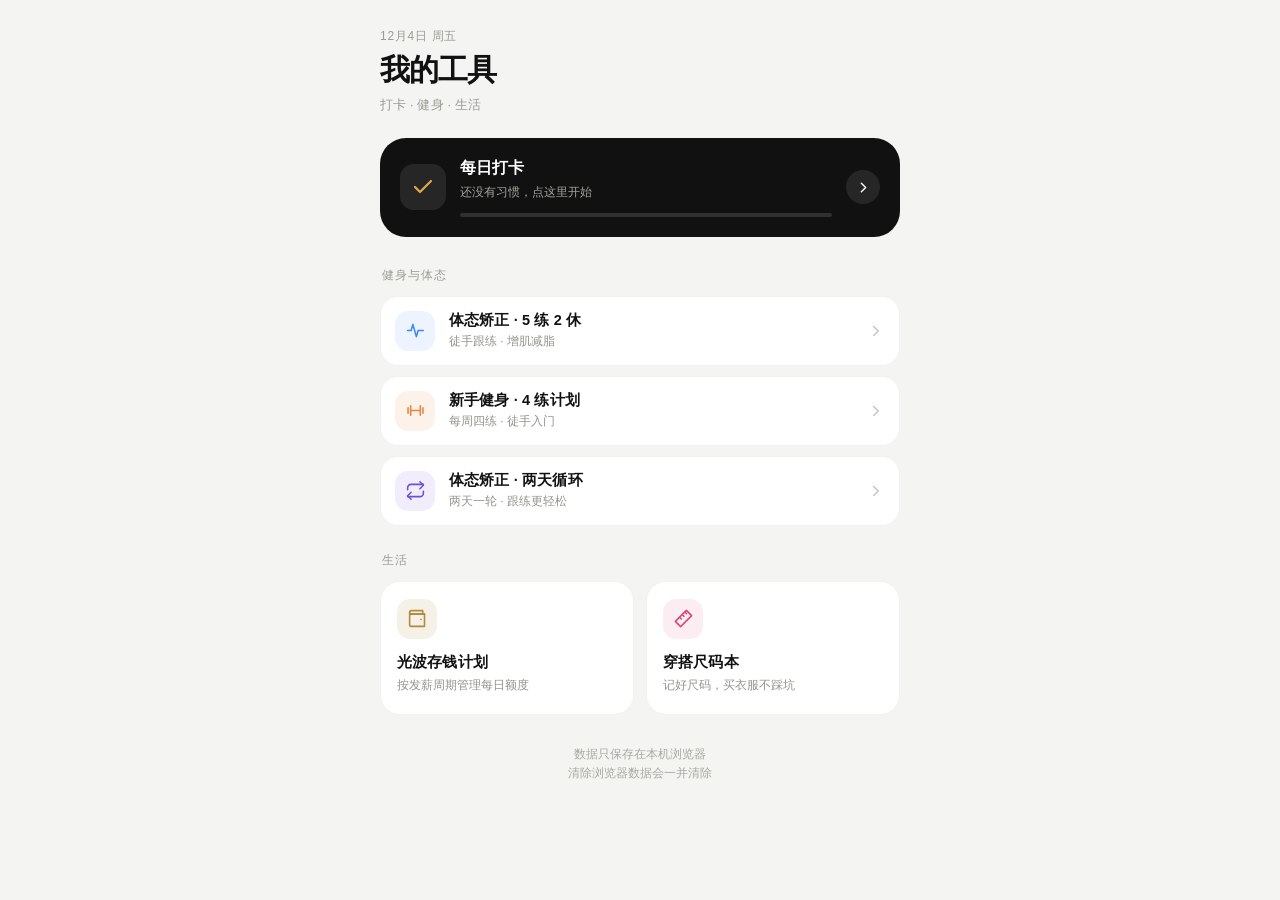
<file: index.html>
<!DOCTYPE html>
<html lang="zh-CN">
<head>
<meta charset="UTF-8">
<meta name="viewport" content="width=device-width, initial-scale=1, viewport-fit=cover">
<title>我的工具</title>
<meta name="description" content="打卡、健身、存钱、穿搭尺码，一个页面全部搞定">
<meta name="theme-color" content="#F4F4F2">
<meta name="color-scheme" content="light">
<meta name="apple-mobile-web-app-capable" content="yes">
<meta name="mobile-web-app-capable" content="yes">
<meta name="apple-mobile-web-app-status-bar-style" content="default">
<meta name="apple-mobile-web-app-title" content="我的工具">
<link rel="manifest" href="./manifest.webmanifest">
<link rel="apple-touch-icon" href="./apps/checkin/icons/apple-touch-icon.png">
<link rel="icon" href="./apps/checkin/icons/icon-192.png">
<style>
  :root {
    color-scheme: light;
    --bg: #F4F4F2;
    --card: #FFFFFF;
    --ink: #111111;
    --sub: #93938D;
    --faint: #A8A8A1;
    --line: rgba(17, 17, 17, .05);
    --amber: #E0A84E;
  }

  *, *::before, *::after {
    margin: 0;
    padding: 0;
    box-sizing: border-box;
    -webkit-tap-highlight-color: transparent;
  }

  html { -webkit-text-size-adjust: 100%; }

  body {
    background: var(--bg);
    color: var(--ink);
    font-family: -apple-system, BlinkMacSystemFont, "SF Pro SC", "PingFang SC",
      "Helvetica Neue", "Noto Sans SC", "Microsoft YaHei", sans-serif;
    -webkit-font-smoothing: antialiased;
    user-select: none;
    overscroll-behavior-y: contain;
    padding: env(safe-area-inset-top) 0 env(safe-area-inset-bottom);
  }

  .wrap {
    max-width: 560px;
    margin: 0 auto;
    padding: 28px 20px 40px;
  }

  .date {
    font-size: 12px;
    color: #9C9C95;
    letter-spacing: .06em;
  }

  h1 {
    font-size: 30px;
    line-height: 1.15;
    letter-spacing: -.9px;
    font-weight: 700;
    margin-top: 8px;
  }

  .tagline {
    font-size: 13px;
    color: #9C9C95;
    margin-top: 8px;
    letter-spacing: .01em;
  }

  /* 打卡入口 */
  .hero {
    display: flex;
    align-items: center;
    gap: 14px;
    background: #111;
    color: #fff;
    border-radius: 26px;
    padding: 20px;
    margin: 24px 0 30px;
    text-decoration: none;
    transition: transform .18s ease;
  }

  .hero:active { transform: scale(.985); }

  .hero-icon {
    width: 46px;
    height: 46px;
    border-radius: 14px;
    background: rgba(255, 255, 255, .09);
    color: var(--amber);
    display: grid;
    place-items: center;
    flex: none;
  }

  .hero-icon svg { width: 24px; height: 24px; }

  .hero-body { flex: 1; min-width: 0; }

  .hero-title {
    font-size: 16px;
    font-weight: 600;
    letter-spacing: .01em;
  }

  .hero-meta {
    font-size: 12px;
    color: #A3A39D;
    margin-top: 5px;
    white-space: nowrap;
    overflow: hidden;
    text-overflow: ellipsis;
  }

  .bar {
    height: 4px;
    background: rgba(255, 255, 255, .13);
    border-radius: 99px;
    margin-top: 12px;
    overflow: hidden;
  }

  .bar i {
    display: block;
    height: 100%;
    width: 0;
    background: var(--amber);
    border-radius: 99px;
    transition: width .45s cubic-bezier(.22, 1, .36, 1);
  }

  .hero-arrow {
    width: 34px;
    height: 34px;
    border-radius: 50%;
    background: rgba(255, 255, 255, .09);
    display: grid;
    place-items: center;
    flex: none;
  }

  .hero-arrow svg { width: 17px; height: 17px; }

  /* 分区 */
  .section { margin-top: 26px; }
  .section:first-of-type { margin-top: 0; }

  .label {
    font-size: 12px;
    color: #9C9C95;
    letter-spacing: .08em;
    margin: 0 2px 12px;
  }

  .row {
    display: flex;
    align-items: center;
    gap: 14px;
    background: var(--card);
    border: 1px solid var(--line);
    border-radius: 18px;
    padding: 14px;
    margin-bottom: 10px;
    text-decoration: none;
    color: inherit;
    transition: transform .18s ease;
  }

  .row:last-child { margin-bottom: 0; }
  .row:active { transform: scale(.985); }

  .row .icon {
    width: 40px;
    height: 40px;
    margin: 0;
    flex: none;
  }

  .row-body { flex: 1; min-width: 0; }

  .row-title {
    font-size: 14.5px;
    font-weight: 600;
    letter-spacing: .01em;
  }

  .row-desc {
    font-size: 12px;
    color: var(--sub);
    margin-top: 3px;
  }

  .chev { color: #C6C6C0; flex: none; }
  .chev svg { width: 18px; height: 18px; display: block; }

  .grid {
    display: grid;
    grid-template-columns: 1fr 1fr;
    gap: 12px;
  }

  .card {
    display: flex;
    flex-direction: column;
    min-height: 134px;
    background: var(--card);
    border: 1px solid var(--line);
    border-radius: 20px;
    padding: 17px 16px 16px;
    text-decoration: none;
    color: inherit;
    transition: transform .18s ease;
  }

  .card:active { transform: scale(.975); }

  .icon {
    width: 40px;
    height: 40px;
    border-radius: 13px;
    background: var(--tint);
    color: var(--accent);
    display: grid;
    place-items: center;
    margin-bottom: 14px;
    flex: none;
  }

  .icon svg { width: 21px; height: 21px; }

  .card-title {
    font-size: 14.5px;
    font-weight: 600;
    letter-spacing: .01em;
  }

  .card-desc {
    font-size: 12px;
    color: var(--sub);
    line-height: 1.5;
    margin-top: 4px;
  }

  .note {
    font-size: 11.5px;
    color: var(--faint);
    text-align: center;
    line-height: 1.7;
    margin-top: 30px;
  }

  a:focus-visible {
    outline: 2px solid #111;
    outline-offset: 3px;
  }

  @media (max-width: 340px) {
    .wrap { padding-left: 16px; padding-right: 16px; }
    h1 { font-size: 27px; }
    .card { min-height: 128px; padding: 15px 14px 14px; }
  }
</style>
</head>
<body>
  <main class="wrap">
    <header>
      <div class="date" id="todayLabel"></div>
      <h1>我的工具</h1>
      <p class="tagline">打卡 · 健身 · 生活</p>
    </header>

    <a class="hero" href="./apps/checkin/" aria-label="打开每日打卡">
      <div class="hero-icon" aria-hidden="true">
        <svg viewBox="0 0 24 24" fill="none" stroke="currentColor" stroke-width="2.2" stroke-linecap="round" stroke-linejoin="round">
          <path d="M20 6 9 17l-5-5"></path>
        </svg>
      </div>
      <div class="hero-body">
        <div class="hero-title">每日打卡</div>
        <div class="hero-meta" id="checkinMeta">正在读取记录…</div>
        <div class="bar"><i id="barFill"></i></div>
      </div>
      <div class="hero-arrow" aria-hidden="true">
        <svg viewBox="0 0 24 24" fill="none" stroke="currentColor" stroke-width="2" stroke-linecap="round" stroke-linejoin="round">
          <path d="M9 6l6 6-6 6"></path>
        </svg>
      </div>
    </a>

    <section class="section">
      <div class="label">健身与体态</div>

      <a class="row" href="./apps/posture-5-2.html">
        <div class="icon" style="--accent:#3D8BFD;--tint:#EDF3FF" aria-hidden="true">
          <svg viewBox="0 0 24 24" fill="none" stroke="currentColor" stroke-width="1.8" stroke-linecap="round" stroke-linejoin="round">
            <path d="M3 12h4l2-7 4 14 2-7h6"></path>
          </svg>
        </div>
        <div class="row-body">
          <div class="row-title">体态矫正 · 5 练 2 休</div>
          <div class="row-desc">徒手跟练 · 增肌减脂</div>
        </div>
        <div class="chev" aria-hidden="true">
          <svg viewBox="0 0 24 24" fill="none" stroke="currentColor" stroke-width="2" stroke-linecap="round" stroke-linejoin="round">
            <path d="M9 6l6 6-6 6"></path>
          </svg>
        </div>
      </a>

      <a class="row" href="./apps/workout-4days.html">
        <div class="icon" style="--accent:#E8863A;--tint:#FDF2EA" aria-hidden="true">
          <svg viewBox="0 0 24 24" fill="none" stroke="currentColor" stroke-width="1.8" stroke-linecap="round" stroke-linejoin="round">
            <path d="M6.5 6.5v11M17.5 6.5v11M3.5 9v6M20.5 9v6M6.5 12h11"></path>
          </svg>
        </div>
        <div class="row-body">
          <div class="row-title">新手健身 · 4 练计划</div>
          <div class="row-desc">每周四练 · 徒手入门</div>
        </div>
        <div class="chev" aria-hidden="true">
          <svg viewBox="0 0 24 24" fill="none" stroke="currentColor" stroke-width="2" stroke-linecap="round" stroke-linejoin="round">
            <path d="M9 6l6 6-6 6"></path>
          </svg>
        </div>
      </a>

      <a class="row" href="./apps/posture-2day.html">
        <div class="icon" style="--accent:#6D4EDB;--tint:#F1EDFC" aria-hidden="true">
          <svg viewBox="0 0 24 24" fill="none" stroke="currentColor" stroke-width="1.8" stroke-linecap="round" stroke-linejoin="round">
            <path d="M17 2l4 4-4 4"></path>
            <path d="M3 11V9a4 4 0 0 1 4-4h14"></path>
            <path d="M7 22l-4-4 4-4"></path>
            <path d="M21 13v2a4 4 0 0 1-4 4H3"></path>
          </svg>
        </div>
        <div class="row-body">
          <div class="row-title">体态矫正 · 两天循环</div>
          <div class="row-desc">两天一轮 · 跟练更轻松</div>
        </div>
        <div class="chev" aria-hidden="true">
          <svg viewBox="0 0 24 24" fill="none" stroke="currentColor" stroke-width="2" stroke-linecap="round" stroke-linejoin="round">
            <path d="M9 6l6 6-6 6"></path>
          </svg>
        </div>
      </a>
    </section>

    <section class="section">
      <div class="label">生活</div>
      <div class="grid">
        <a class="card" href="./apps/savings.html">
          <div class="icon" style="--accent:#B08A3E;--tint:#F6F1E6" aria-hidden="true">
            <svg viewBox="0 0 24 24" fill="none" stroke="currentColor" stroke-width="1.8" stroke-linecap="round" stroke-linejoin="round">
              <path d="M20 7H5a2 2 0 0 1 0-4h13v4"></path>
              <path d="M3 5v14a2 2 0 0 0 2 2h15V7H5a2 2 0 0 0-2 2z"></path>
              <path d="M16 13h.01"></path>
            </svg>
          </div>
          <div class="card-title">光波存钱计划</div>
          <div class="card-desc">按发薪周期管理每日额度</div>
        </a>

        <a class="card" href="./apps/size-book.html">
          <div class="icon" style="--accent:#D94A7A;--tint:#FCEDF2" aria-hidden="true">
            <svg viewBox="0 0 24 24" fill="none" stroke="currentColor" stroke-width="1.8" stroke-linecap="round" stroke-linejoin="round">
              <path d="M21.3 8.7 15.3 2.7 2.7 15.3l6 6L21.3 8.7Z"></path>
              <path d="m7.5 10.5 2 2M10.5 7.5l2 2M13.5 4.5l2 2"></path>
            </svg>
          </div>
          <div class="card-title">穿搭尺码本</div>
          <div class="card-desc">记好尺码，买衣服不踩坑</div>
        </a>
      </div>
    </section>

    <p class="note">数据只保存在本机浏览器<br>清除浏览器数据会一并清除</p>
  </main>

  <script>
    (function () {
      var DAY_START_HOUR = 4
      var WEEKDAYS = ['日', '一', '二', '三', '四', '五', '六']

      function pad2(n) {
        return n < 10 ? '0' + n : String(n)
      }

      function formatDate(d) {
        return d.getFullYear() + '-' + pad2(d.getMonth() + 1) + '-' + pad2(d.getDate())
      }

      function todayStr() {
        var d = new Date()
        if (d.getHours() < DAY_START_HOUR) d.setDate(d.getDate() - 1)
        return d
      }

      function parseDate(str) {
        var p = String(str).split('-')
        return new Date(Number(p[0]), Number(p[1]) - 1, Number(p[2]))
      }

      function addDays(str, n) {
        var d = parseDate(str)
        d.setDate(d.getDate() + n)
        return formatDate(d)
      }

      function diffDays(from, to) {
        return Math.round((parseDate(to).getTime() - parseDate(from).getTime()) / 86400000)
      }

      function weekdayIndex(str) {
        return parseDate(str).getDay()
      }

      function readList(key) {
        try {
          var raw = localStorage.getItem(key)
          var value = raw ? JSON.parse(raw) : []
          return Array.isArray(value) ? value : []
        } catch (e) {
          return []
        }
      }

      function isDue(habit, date) {
        if (!habit || habit.archived) return false
        if (habit.startDate && date < habit.startDate) return false
        var freq = habit.freq || { type: 'daily' }
        if (freq.type === 'weekdays') {
          return (freq.weekdays || []).indexOf(weekdayIndex(date)) >= 0
        }
        if (freq.type === 'interval') {
          var n = Math.max(2, Number(freq.intervalDays) || 2)
          var start = habit.startDate || date
          return diffDays(start, date) % n === 0
        }
        return freq.type === 'daily'
      }

      function keyOf(habitId, date) {
        return habitId + '|' + date
      }

      function getStats() {
        var date = formatDate(todayStr())
        var habits = readList('checkin.habits.v1').filter(function (h) {
          return !h.archived
        })
        var checkins = readList('checkin.checkins.v1')
        var doneSet = {}
        checkins.forEach(function (c) {
          if (c && c.habitId && c.date) doneSet[keyOf(c.habitId, c.date)] = true
        })

        var required = habits.filter(function (h) {
          return h.priority === 0 && isDue(h, date)
        })
        var done = required.filter(function (h) {
          return doneSet[keyOf(h.id, date)]
        }).length

        var streak = 0
        var hasRequired = habits.some(function (h) {
          return h.priority === 0
        })
        if (hasRequired) {
          var earliest = null
          habits.forEach(function (h) {
            if (h.startDate && (earliest === null || h.startDate < earliest)) earliest = h.startDate
          })
          var cursor = date
          var todayDone = required.length > 0 && required.every(function (h) {
            return doneSet[keyOf(h.id, date)]
          })
          if (!todayDone) cursor = addDays(cursor, -1)
          for (var i = 0; i < 3650; i++) {
            if (earliest && cursor < earliest) break
            var due = habits.filter(function (h) {
              return h.priority === 0 && isDue(h, cursor)
            })
            if (due.length) {
              var allDone = due.every(function (h) {
                return doneSet[keyOf(h.id, cursor)]
              })
              if (!allDone) break
              streak += 1
            }
            cursor = addDays(cursor, -1)
          }
        }

        return {
          date: date,
          total: habits.length,
          requiredTotal: required.length,
          done: done,
          streak: streak
        }
      }

      function render() {
        var label = document.getElementById('todayLabel')
        var meta = document.getElementById('checkinMeta')
        var fill = document.getElementById('barFill')
        if (!label || !meta || !fill) return

        var stats = getStats()
        var parts = stats.date.split('-')
        var weekday = WEEKDAYS[weekdayIndex(stats.date)]
        label.textContent = Number(parts[1]) + '月' + Number(parts[2]) + '日 周' + weekday

        if (!stats.total) {
          meta.textContent = '还没有习惯，点这里开始'
          fill.style.width = '0%'
          return
        }

        if (!stats.requiredTotal) {
          meta.textContent = '今天没有必做习惯 · 连续 ' + stats.streak + ' 天'
          fill.style.width = '0%'
          return
        }

        var percent = Math.round(stats.done / stats.requiredTotal * 100)
        fill.style.width = percent + '%'

        if (stats.done >= stats.requiredTotal) {
          meta.textContent = '今日已达标 · 连续 ' + stats.streak + ' 天'
        } else {
          meta.textContent = '今日必做 ' + stats.done + '/' + stats.requiredTotal +
            ' · 连续 ' + stats.streak + ' 天'
        }
      }

      render()

      // 从打卡页返回时刷新
      window.addEventListener('pageshow', render)
      document.addEventListener('visibilitychange', function () {
        if (!document.hidden) render()
      })
      window.addEventListener('storage', render)

      if ('serviceWorker' in navigator &&
        (location.protocol === 'https:' || location.hostname === 'localhost' || location.hostname === '127.0.0.1')) {
        window.addEventListener('load', function () {
          navigator.serviceWorker.register('./sw.js').catch(function () {})
        })
      }
    })()
  </script>
</body>
</html>
</file>
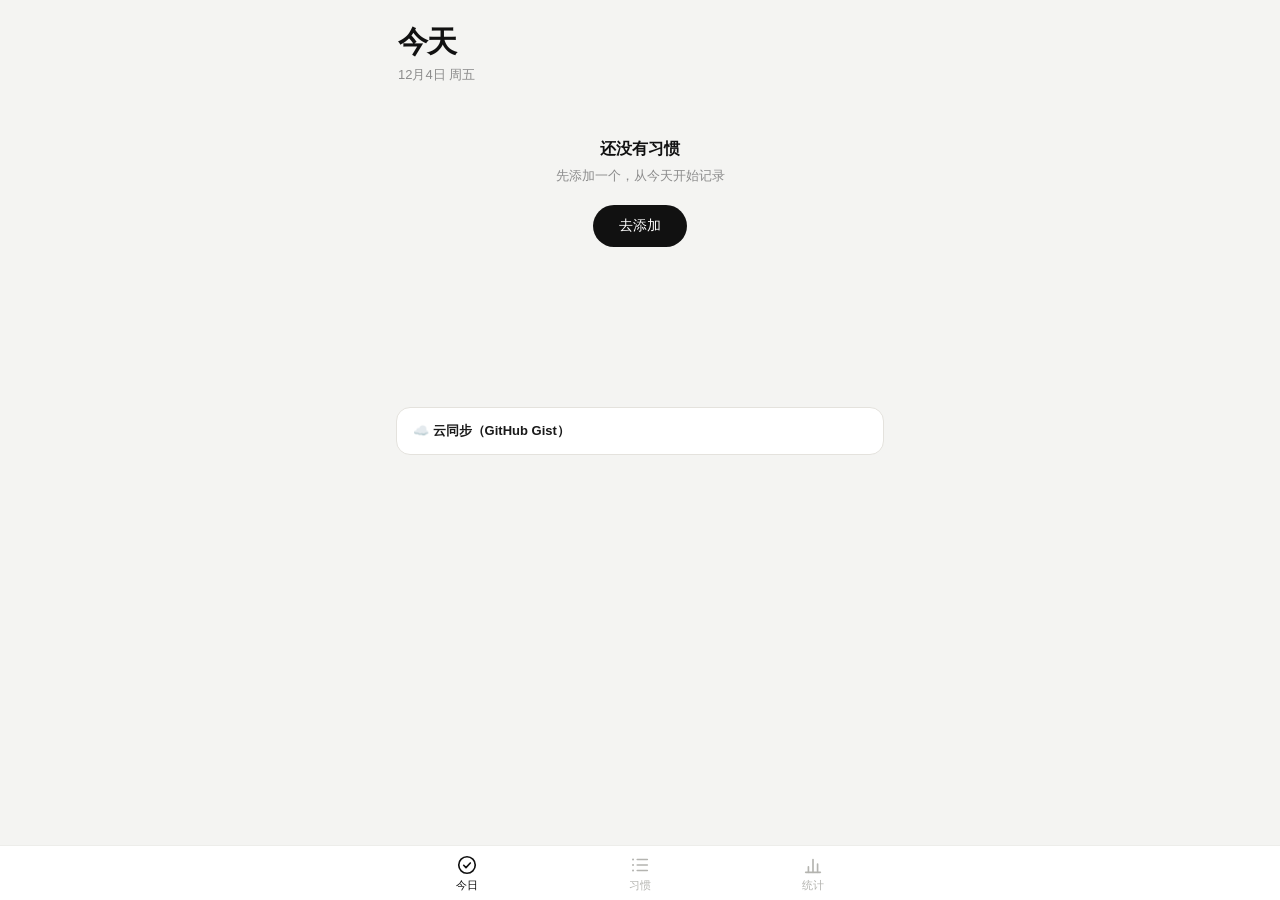
<file: apps/checkin/index.html>
<!DOCTYPE html>
<html lang="zh-CN">
<head>
  <meta charset="UTF-8">
  <meta name="viewport" content="width=device-width, initial-scale=1, viewport-fit=cover">
  <title>打卡 · 每日必做</title>
  <meta name="description" content="轻量个人打卡记录，数据只保存在本机，可离线使用">
  <meta name="theme-color" content="#F4F4F2">
  <meta name="apple-mobile-web-app-capable" content="yes">
  <meta name="mobile-web-app-capable" content="yes">
  <meta name="apple-mobile-web-app-status-bar-style" content="default">
  <meta name="apple-mobile-web-app-title" content="打卡">
  <link rel="manifest" href="./manifest.webmanifest">
  <link rel="icon" href="./icons/icon-192.png">
  <link rel="apple-touch-icon" href="./icons/apple-touch-icon.png">
  <link rel="stylesheet" href="./css/style.css">
</head>
<body>
  <div class="app">
    <main class="main" id="main">
      <section class="view" id="view-today"></section>
      <section class="view" id="view-habits"></section>
      <section class="view" id="view-stats"></section>
      <section class="view" id="view-edit"></section>
    </main>

    <nav class="tabbar" id="tabbar">
      <div class="tabbar-inner">
        <button class="tab" data-action="tab" data-tab="today">
          <svg viewBox="0 0 24 24" fill="none" stroke="currentColor" stroke-width="1.8" stroke-linecap="round" stroke-linejoin="round">
            <circle cx="12" cy="12" r="9"></circle>
            <path d="M8.4 12.3l2.5 2.5 4.7-5"></path>
          </svg>
          <span>今日</span>
        </button>
        <button class="tab" data-action="tab" data-tab="habits">
          <svg viewBox="0 0 24 24" fill="none" stroke="currentColor" stroke-width="1.8" stroke-linecap="round" stroke-linejoin="round">
            <path d="M9 6h11M9 12h11M9 18h11"></path>
            <circle cx="4.4" cy="6" r="1.1" fill="currentColor" stroke="none"></circle>
            <circle cx="4.4" cy="12" r="1.1" fill="currentColor" stroke="none"></circle>
            <circle cx="4.4" cy="18" r="1.1" fill="currentColor" stroke="none"></circle>
          </svg>
          <span>习惯</span>
        </button>
        <button class="tab" data-action="tab" data-tab="stats">
          <svg viewBox="0 0 24 24" fill="none" stroke="currentColor" stroke-width="1.8" stroke-linecap="round" stroke-linejoin="round">
            <path d="M4 20h16"></path>
            <path d="M7 20v-6M12 20V6M17 20v-9"></path>
          </svg>
          <span>统计</span>
        </button>
      </div>
    </nav>
  </div>

  <div class="toast" id="toast" role="status" aria-live="polite"></div>
  <div class="modal" id="modal" hidden></div>

  <script src="./js/config.js"></script>
  <script src="./js/date.js"></script>
  <script src="./js/habit.js"></script>
  <script src="./js/store.js"></script>
  <script src="./js/app.js"></script>
  <script src="./js/sync.js"></script>
</body>
</html>
</file>
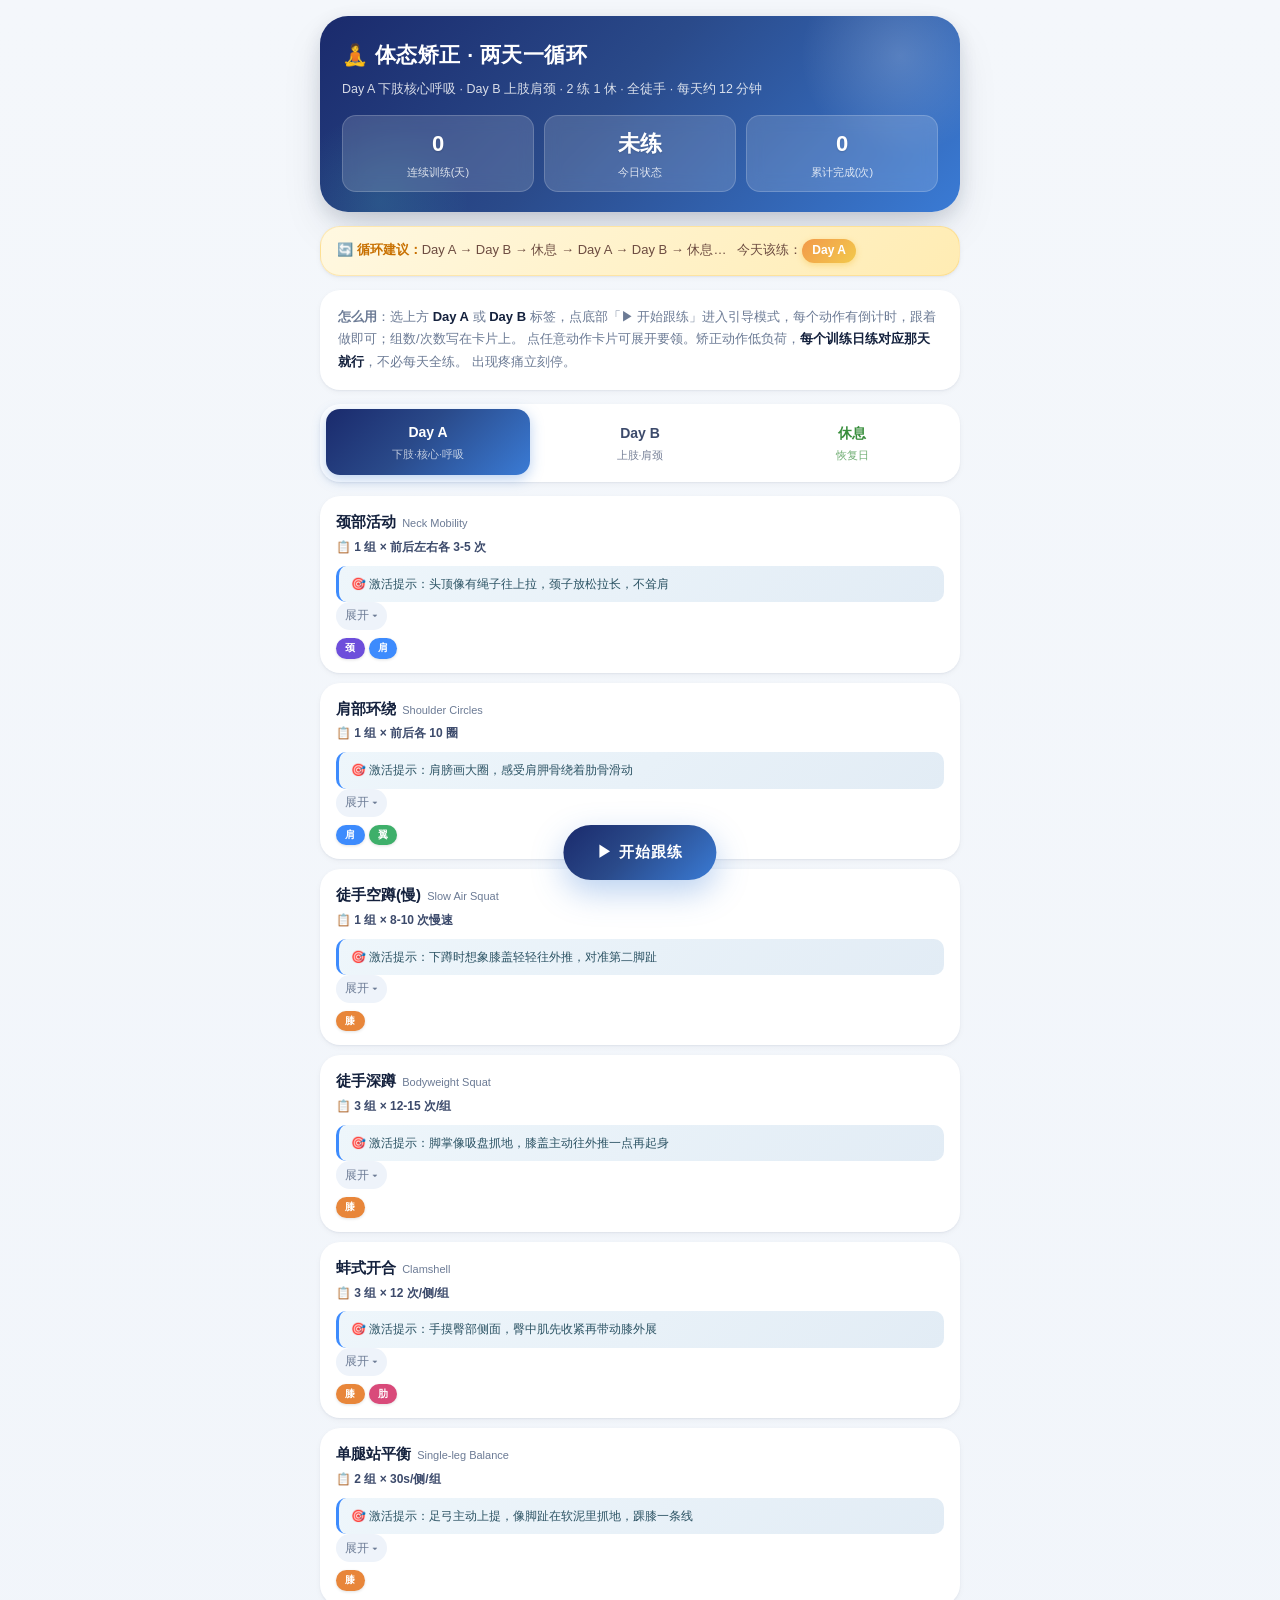
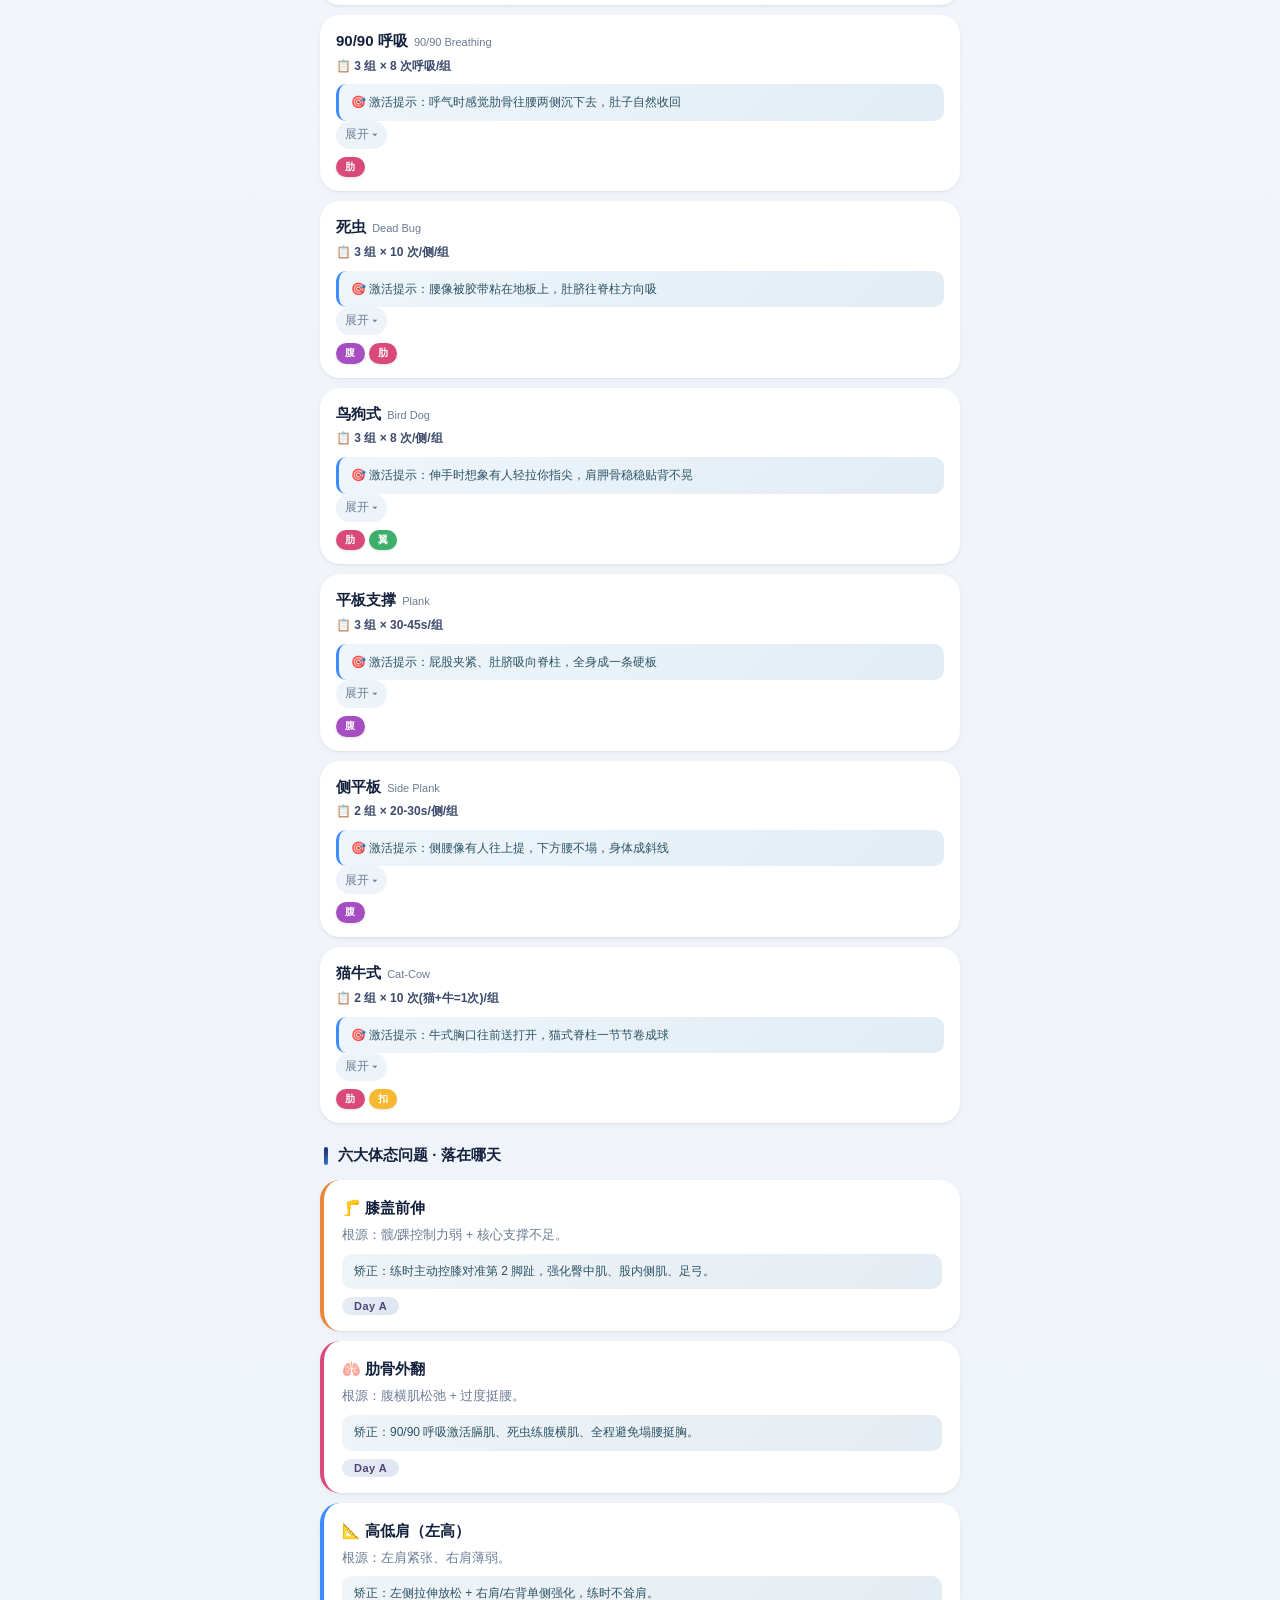
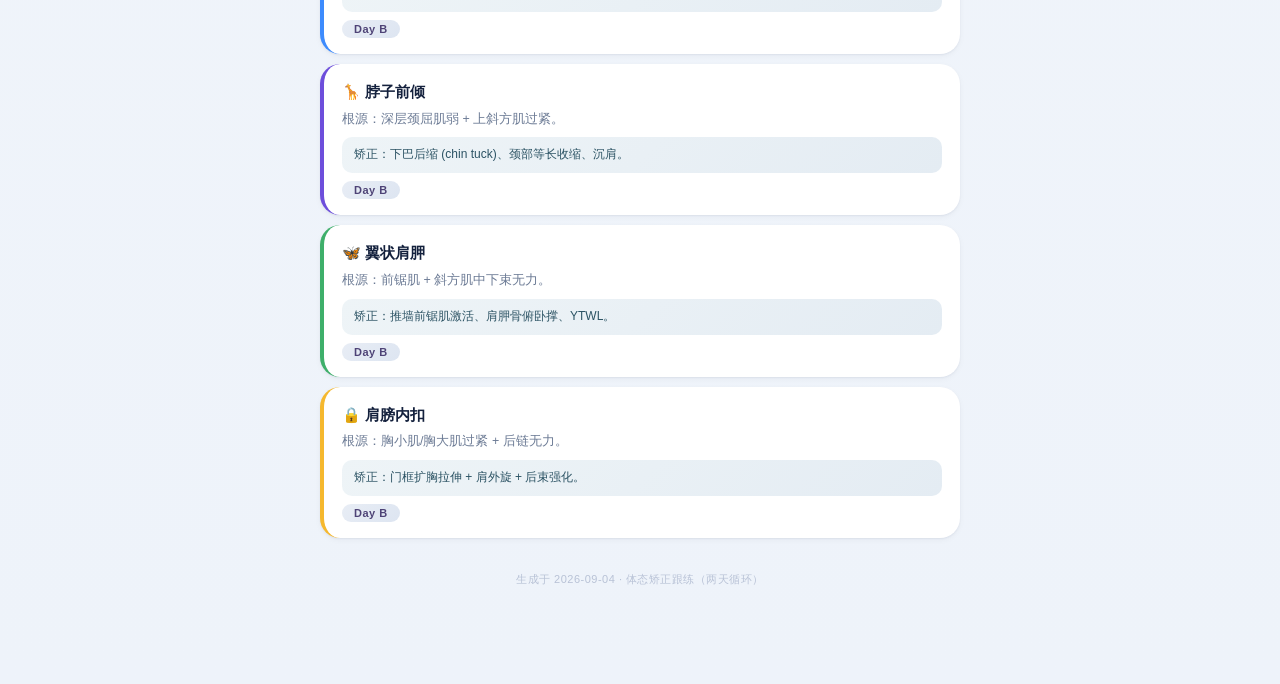
<file: apps/posture-2day.html>
<html lang="zh-CN" data-trae-theme="light"><head>
<meta charset="UTF-8">
<meta name="viewport" content="width=device-width, initial-scale=1.0, viewport-fit=cover">
<meta name="theme-color" content="#0f2027">
<title>体态矫正跟练 · 两天一循环</title>
<style>
  /* ===== 重置 ===== */
  *, *::before, *::after { margin: 0; padding: 0; box-sizing: border-box; -webkit-tap-highlight-color: transparent; }
  html { -webkit-text-size-adjust: 100%; }
  body { overscroll-behavior-y: contain; }
  button { font: inherit; cursor: pointer; border: none; background: none; color: inherit; }
  ul { list-style: none; }

  /* ===== 设计变量 ===== */
  :root {
    /* 功能色 */
    --knee:   #e8863a;
    --rib:    #d94a7a;
    --shoulder: #3d8bfd;
    --neck:   #6d4edb;
    --wing:   #3eaf6a;
    --round:  #f5b82e;
    --abs:    #a74dc2;

    /* 中性色 */
    --ink:  #14213d;
    --ink-2: #3c4a6b;
    --sub:  #6c7b95;
    --line: #e6ecf4;

    /* 背景：柔和米青渐变 */
    --bg:   #f4f7fb;
    --bg-2: #eef3fa;
    --card: #ffffff;

    /* 主题渐变 */
    --brand-g: linear-gradient(135deg, #1a2a6c 0%, #2a4a8a 45%, #3a7bd5 100%);
    --teal-g:  linear-gradient(135deg, #11998e, #38ef7d);
    --sun-g:   linear-gradient(135deg, #f2994a, #f2c94c);
    --rest-g:  linear-gradient(135deg, #43cea2, #185a9d);

    /* 阴影（分层） */
    --sh-1: 0 1px 2px rgba(20,33,61,.06), 0 2px 6px rgba(20,33,61,.04);
    --sh-2: 0 2px 6px rgba(20,33,61,.08), 0 8px 24px -8px rgba(20,33,61,.10);
    --sh-3: 0 6px 18px rgba(20,33,61,.12), 0 20px 48px -12px rgba(20,33,61,.18);
    --glow: 0 12px 32px rgba(58,123,213,.35);
    --teal-glow: 0 12px 32px rgba(62,175,106,.30);

    /* 圆角 */
    --r-sm: 10px;
    --r-md: 14px;
    --r-lg: 20px;
    --r-xl: 28px;
  }

  /* ===== 全局 ===== */
  body {
    font-family: -apple-system, BlinkMacSystemFont, "PingFang SC", "Helvetica Neue", "Microsoft YaHei", sans-serif;
    background: linear-gradient(180deg, var(--bg) 0%, var(--bg-2) 100%);
    color: var(--ink);
    line-height: 1.65;
    padding: 16px 14px 96px;
    min-height: 100vh;
    -webkit-font-smoothing: antialiased;
  }
  .wrap { max-width: 640px; margin: 0 auto; }

  /* ===== 顶部 ===== */
  header {
    background: var(--brand-g);
    color: #fff;
    border-radius: var(--r-xl);
    padding: 22px 22px 20px;
    margin-bottom: 14px;
    position: relative;
    overflow: hidden;
    box-shadow: var(--sh-3);
  }
  /* 装饰光斑 */
  header::before {
    content: "";
    position: absolute;
    top: -60px; right: -40px;
    width: 200px; height: 200px;
    background: radial-gradient(circle, rgba(255,255,255,.18) 0%, rgba(255,255,255,0) 70%);
    pointer-events: none;
  }
  header::after {
    content: "";
    position: absolute;
    bottom: -80px; left: -30px;
    width: 180px; height: 180px;
    background: radial-gradient(circle, rgba(79,209,197,.15) 0%, rgba(79,209,197,0) 70%);
    pointer-events: none;
  }
  header h1 {
    font-size: 21px;
    font-weight: 700;
    letter-spacing: .5px;
    margin-bottom: 6px;
    position: relative;
    z-index: 1;
  }
  header p {
    font-size: 12.5px;
    opacity: .82;
    position: relative;
    z-index: 1;
  }

  .streak {
    display: flex; gap: 10px; margin-top: 16px; flex-wrap: wrap;
    position: relative; z-index: 1;
  }
  .streak .box {
    background: rgba(255,255,255,.15);
    backdrop-filter: blur(8px);
    -webkit-backdrop-filter: blur(8px);
    border: 1px solid rgba(255,255,255,.18);
    border-radius: var(--r-md);
    padding: 10px 12px;
    text-align: center;
    flex: 1; min-width: 90px;
    transition: transform .2s;
  }
  .streak .box:active { transform: scale(.96); }
  .streak .box b {
    font-size: 22px; font-weight: 800; display: block;
    font-variant-numeric: tabular-nums;
    text-shadow: 0 1px 2px rgba(0,0,0,.15);
  }
  .streak .box span { font-size: 11px; opacity: .82; }

  /* ===== 循环提示 ===== */
  .cycle {
    background: linear-gradient(135deg, #fff8e1 0%, #ffecb3 100%);
    border-radius: var(--r-lg);
    padding: 12px 16px;
    margin-bottom: 14px;
    font-size: 13px;
    color: #6d4c41;
    box-shadow: var(--sh-1);
    border: 1px solid rgba(245,184,46,.25);
    position: relative;
  }
  .cycle b { color: #c87000; font-weight: 700; }
  .cycle b#suggest {
    display: inline-block;
    background: var(--sun-g);
    color: #fff;
    padding: 2px 10px;
    border-radius: 999px;
    font-size: 12px;
    font-weight: 700;
    box-shadow: 0 2px 6px rgba(245,184,46,.4);
  }

  /* ===== 说明 ===== */
  .intro {
    background: var(--card);
    border-radius: var(--r-lg);
    padding: 16px 18px;
    margin-bottom: 14px;
    font-size: 13px;
    color: var(--sub);
    box-shadow: var(--sh-1);
    line-height: 1.75;
  }
  .intro b { color: var(--ink); }
  .intro b:first-of-type { color: var(--brand-g); }

  /* ===== 标签页 ===== */
  .tabs {
    display: flex;
    gap: 8px;
    margin-bottom: 14px;
    background: var(--card);
    padding: 6px;
    border-radius: var(--r-lg);
    box-shadow: var(--sh-1);
  }
  .tab {
    flex: 1;
    text-align: center;
    padding: 12px 6px;
    border-radius: var(--r-md);
    font-size: 14px;
    font-weight: 700;
    color: var(--ink-2);
    cursor: pointer;
    transition: all .25s cubic-bezier(.4,0,.2,1);
    position: relative;
  }
  .tab .t-sub {
    font-size: 10.5px;
    font-weight: 500;
    opacity: .7;
    display: block;
    margin-top: 2px;
  }
  .tab.active {
    background: var(--brand-g);
    color: #fff;
    box-shadow: 0 4px 14px rgba(58,123,213,.35);
    transform: translateY(-1px);
  }
  .tab.rest { color: #388e3c; }
  .tab.rest.active {
    background: var(--rest-g);
    color: #fff;
    box-shadow: 0 4px 14px rgba(67,206,162,.35);
  }

  /* ===== 节标题 ===== */
  .sec-title {
    font-size: 15px;
    font-weight: 700;
    margin: 20px 4px 12px;
    color: var(--ink);
    display: flex;
    align-items: center;
    gap: 10px;
  }
  .sec-title::before {
    content: "";
    width: 4px;
    height: 18px;
    background: var(--brand-g);
    border-radius: 3px;
  }

  /* ===== 问题卡片 ===== */
  .problem {
    background: var(--card);
    border-radius: var(--r-lg);
    padding: 16px 18px;
    margin-bottom: 10px;
    box-shadow: var(--sh-1);
    border-left: 4px solid var(--wing);
    transition: transform .2s, box-shadow .2s;
  }
  .problem:active { transform: translateY(-1px); box-shadow: var(--sh-2); }
  .problem h3 { font-size: 15px; font-weight: 700; margin-bottom: 4px; color: var(--ink); }
  .problem p { font-size: 12.5px; color: var(--sub); }
  .problem .fix {
    margin-top: 8px;
    font-size: 12px;
    color: #2c5364;
    background: linear-gradient(135deg, #eef4f7, #e4ecf3);
    padding: 8px 12px;
    border-radius: var(--r-sm);
    line-height: 1.65;
  }
  .problem .daytag { margin-top: 8px; }
  .problem .daytag span {
    background: linear-gradient(135deg, #e8edf5, #dde5f1);
    color: #4e4376;
    padding: 3px 12px;
    border-radius: 999px;
    font-size: 11px;
    font-weight: 700;
    letter-spacing: .5px;
  }

  /* ===== 动作卡片 ===== */
  .ex {
    background: var(--card);
    border-radius: var(--r-lg);
    padding: 14px 16px;
    margin-bottom: 10px;
    box-shadow: var(--sh-1);
    cursor: pointer;
    transition: transform .18s cubic-bezier(.4,0,.2,1), box-shadow .18s;
    position: relative;
    overflow: hidden;
  }
  .ex::before {
    content: "";
    position: absolute;
    left: 0; top: 0; bottom: 0;
    width: 4px;
    background: var(--brand-g);
    opacity: 0;
    transition: opacity .2s;
  }
  .ex:active { transform: scale(.985); box-shadow: var(--sh-2); }
  .ex.top { display:flex; justify-content:space-between; align-items:flex-start; gap:8px; }
  .ex .name { font-size: 15px; font-weight: 700; color: var(--ink); }
  .ex .en { font-size: 11px; color: var(--sub); font-weight: 500; margin-left: 2px; }
  .ex .pres {
    font-size: 12px; color: var(--ink-2); margin-top: 3px;
    font-weight: 600;
  }
  .ex .badges { display:flex; gap:4px; flex-wrap:wrap; margin-top:8px; }
  .ex .points {
    display:none;
    margin-top:12px;
    padding-top:12px;
    border-top:1px dashed var(--line);
    font-size:12.5px;
    color:var(--sub);
  }
  .ex .points.show { display:block; animation: fadeDown .25s ease; }
  @keyframes fadeDown {
    from { opacity: 0; transform: translateY(-4px); }
    to   { opacity: 1; transform: translateY(0); }
  }
  .ex .points li {
    margin-left: 18px;
    margin-bottom: 4px;
    position: relative;
  }
  .ex .points li::before {
    content: "•";
    position: absolute;
    left: -14px;
    color: var(--brand-g);
    font-weight: 700;
  }
  .ex .chev {
    color: var(--sub); font-size: 12px; flex-shrink: 0;
    width: 28px; height: 28px;
    display: flex; align-items: center; justify-content: center;
    border-radius: 50%;
    background: var(--bg-2);
    transition: transform .2s;
  }

  .cue {
    font-size: 12px;
    color: #2c5364;
    background: linear-gradient(135deg, #eef6fb, #e2ecf5);
    border-radius: var(--r-sm);
    padding: 8px 12px;
    margin-top: 8px;
    line-height: 1.7;
    border-left: 3px solid #3d8bfd;
  }

  /* ===== 徽章 ===== */
  .badge {
    font-size: 10px;
    padding: 2px 9px;
    border-radius: 999px;
    font-weight: 700;
    color: #fff;
    letter-spacing: .5px;
    box-shadow: 0 1px 3px rgba(0,0,0,.12);
  }

  /* ===== 休息日卡片 ===== */
  .rest-card {
    background: linear-gradient(135deg, #e8f5e9 0%, #c8e6c9 100%);
    border-radius: var(--r-lg);
    padding: 22px 20px;
    margin-bottom: 12px;
    text-align: center;
    color: #2e7d32;
    font-size: 13.5px;
    box-shadow: var(--sh-1);
    border: 1px solid rgba(62,175,106,.2);
    line-height: 1.9;
  }
  .rest-card b { font-size: 16px; color: #1b5e20; }

  /* ===== 底部按钮 ===== */
  .float {
    position: fixed; left: 50%; bottom: calc(20px + env(safe-area-inset-bottom));
    transform: translateX(-50%);
    z-index: 30;
  }
  .btn {
    border: none;
    border-radius: 999px;
    padding: 15px 34px;
    font-size: 15px;
    font-weight: 800;
    color: #fff;
    background: var(--brand-g);
    box-shadow: var(--glow);
    letter-spacing: 1px;
    transition: transform .15s, box-shadow .15s;
    touch-action: manipulation;
  }
  .ex, .tab, .btn, button { touch-action: manipulation; }
  .btn:active { transform: scale(.97); box-shadow: 0 6px 20px rgba(58,123,213,.3); }
  .btn:disabled { opacity: .45; box-shadow: none; }

  /* ===== 播放器 ===== */
  .player {
    position: fixed; inset: 0;
    background: linear-gradient(160deg, #0f2027 0%, #1a2a6c 50%, #2a4a8a 100%);
    color: #fff;
    z-index: 50;
    display: none;
    flex-direction: column;
    animation: fadeIn .3s ease;
  }
  @keyframes fadeIn { from { opacity: 0; } to { opacity: 1; } }
  .player.on { display: flex; }

  .player .phead {
    padding: 20px 22px 8px;
    display: flex;
    justify-content: space-between;
    align-items: center;
    gap: 12px;
    flex-shrink: 0;
  }
  .player .phead .total {
    font-size: 12px;
    opacity: .7;
    background: rgba(255,255,255,.12);
    padding: 4px 12px;
    border-radius: 999px;
    font-variant-numeric: tabular-nums;
  }
  .player .close {
    width: 36px; height: 36px;
    border-radius: 50%;
    background: rgba(255,255,255,.12);
    font-size: 18px;
    color: #fff;
    display: flex; align-items: center; justify-content: center;
    transition: background .2s;
  }
  .player .close:active { background: rgba(255,255,255,.25); }

  .player .pbody {
    flex: 1;
    display: flex;
    flex-direction: column;
    align-items: center;
    justify-content: center;
    padding: 0 24px;
    text-align: center;
  }
  .player .phase {
    font-size: 12px;
    letter-spacing: 4px;
    opacity: .6;
    margin-bottom: 10px;
    text-transform: uppercase;
  }
  .player .pname {
    font-size: 26px;
    font-weight: 800;
    margin-bottom: 4px;
    letter-spacing: 1px;
  }
  .player .pen { font-size: 13px; opacity: .5; margin-bottom: 20px; letter-spacing: .5px; }

  /* 呼吸圆环 */
  .ring { width: 210px; height: 210px; position: relative; margin: 12px 0 20px; }
  .ring svg {
    transform: rotate(-90deg);
    width: 100%; height: 100%;
    filter: drop-shadow(0 6px 20px rgba(79,209,197,.25));
  }
  .ring .time {
    position: absolute; inset: 0;
    display: flex; align-items: center; justify-content: center;
    font-size: 56px; font-weight: 900;
    font-variant-numeric: tabular-nums;
    text-shadow: 0 2px 8px rgba(0,0,0,.3);
  }

  .player .pset {
    font-size: 14px;
    font-weight: 700;
    letter-spacing: 1px;
    margin-bottom: 10px;
    opacity: .8;
  }
  .player .pcue {
    font-size: 14px;
    font-weight: 700;
    color: #4fd1c5;
    background: rgba(79,209,197,.12);
    border: 1px solid rgba(79,209,197,.4);
    border-radius: var(--r-md);
    padding: 14px 18px;
    max-width: 360px;
    min-height: 22px;
    margin-bottom: 12px;
    line-height: 1.6;
    box-shadow: 0 4px 16px rgba(79,209,197,.15);
  }
  .player .ptip {
    font-size: 12.5px; opacity: .65;
    max-width: 340px; min-height: 34px;
    line-height: 1.6;
  }

  .player .pctrl {
    padding: 20px 22px 36px;
    display: flex; gap: 14px;
    flex-shrink: 0;
  }
  .player .pctrl button {
    flex: 1;
    border-radius: var(--r-lg);
    padding: 16px;
    font-size: 15px;
    font-weight: 700;
    transition: transform .15s;
  }
  .player .pctrl button:active { transform: scale(.97); }
  .player .skip {
    background: rgba(255,255,255,.12);
    color: #fff;
    border: 1px solid rgba(255,255,255,.18);
  }
  .player .pause {
    background: #fff;
    color: #0f2027;
    box-shadow: 0 4px 16px rgba(0,0,0,.2);
  }

  /* 完成页 */
  .player .done-screen { text-align: center; }
  .player .done-screen .big {
    font-size: 64px; margin-bottom: 12px;
    animation: pop .6s cubic-bezier(.4,0,.2,1);
  }
  @keyframes pop {
    0% { transform: scale(.3); opacity: 0; }
    60% { transform: scale(1.15); opacity: 1; }
    100% { transform: scale(1); }
  }
  .player .done-screen .sub { opacity: .85; font-size: 14px; line-height: 1.8; }
  .player .checkin {
    margin-top: 22px;
    background: #fff;
    color: #0f2027;
    border: none;
    border-radius: var(--r-lg);
    padding: 16px 44px;
    font-size: 16px;
    font-weight: 800;
    box-shadow: 0 6px 24px rgba(0,0,0,.25);
    transition: transform .15s;
  }
  .player .checkin:active { transform: scale(.96); }

  /* ===== 页脚 ===== */
  footer {
    text-align: center;
    font-size: 11px;
    color: #b8c2d6;
    padding: 22px 0 0;
    letter-spacing: .5px;
  }

  /* ===== 暗色模式 ===== */
  @media (prefers-color-scheme: dark) {
    :root {
      --bg:   #0d1424;
      --bg-2: #141b2e;
      --card: #1a2340;
      --ink:  #eef2fb;
      --ink-2:#b8c2d6;
      --sub:  #8894ae;
      --line: #2a3350;
    }
    .streak .box { background: rgba(0,0,0,.25); border-color: rgba(255,255,255,.08); }
    .tabs { background: var(--card); }
    .tab { color: #b8c2d6; }
    .tab .t-sub { color: #8894ae; }
    .problem .fix { background: #1e2a4a; color: #9bb4d0; }
    .problem .daytag span { background: #1e2a4a; color: #aabde0; }
    .cue { background: #1e2a4a; color: #9bb4d0; border-left-color: #3d8bfd; }
    .ex .chev { background: #242e4e; color: #8894ae; }
    .rest-card { background: linear-gradient(135deg, #1b3a2a, #112a1e); color: #7fd19a; }
    .rest-card b { color: #9fe3b5; }
  }

  /* ===== 手机端适配 ===== */
  .player .pctrl { padding-bottom: calc(28px + env(safe-area-inset-bottom)); }
  footer { padding-bottom: calc(0px + env(safe-area-inset-bottom)); }
  @media (max-width: 420px) {
    body { padding: 12px 12px 120px; }
    header { padding: 18px 18px 16px; border-radius: 22px; }
    header h1 { font-size: 18px; }
    .streak .box { min-width: 74px; padding: 8px 8px; }
    .streak .box b { font-size: 18px; }
    .tab { padding: 10px 4px; font-size: 12.5px; }
    .ring { width: 170px; height: 170px; margin: 8px 0 14px; }
    .ring .time { font-size: 46px; }
    .player .pname { font-size: 22px; }
    .player .pcue { font-size: 13px; padding: 12px 14px; }
    .player .pctrl { gap: 10px; padding: 14px 14px calc(20px + env(safe-area-inset-bottom)); }
    .player .pctrl button { padding: 14px; font-size: 14px; }
    .btn { padding: 14px 28px; font-size: 14px; width: max-content; }
    .ex { padding: 13px 14px; }
    .ex .name { font-size: 14px; }
    .problem { padding: 13px 14px; }
  }
</style>
<style data-trae-edit-ui="true" id="trae-previewer-tools-styles">:root {
  --trae-layer-image-download: 89990;
  --trae-layer-browser-inspect-overlay: 90000;
  --trae-layer-browser-inspect-highlight: 90010;
  --trae-layer-browser-inspect-action: 90020;
  --trae-layer-text-selection-action: 90030;
  --trae-layer-edit-tooltip: 100095;
}
:root,
[data-trae-theme='dark'] {
  --trae-bg-base-default: #171717;
  --trae-bg-menu: #222427;
  --trae-bg-overlay-l1: rgba(255, 255, 255, 0.04);
  --trae-bg-overlay-l2: rgba(255, 255, 255, 0.08);
  --trae-bg-overlay-l3: rgba(255, 255, 255, 0.12);
  --trae-bg-overlay-l4: rgba(255, 255, 255, 0.16);
  --trae-bg-invert: #f5f9fe;
  --trae-bg-invert-hover: #e8ecf0;
  --trae-bg-invert-active: #dce0e4;
  --trae-bg-invert-disabled: rgba(224, 226, 242, 0.12);
  --bg-bg-brand-disabled: rgba(75, 63, 227, 0.35);
  --bg-bg-brand-popup: rgba(106, 111, 255, 0.15);
  --trae-border-l1: #e0e2f217;
  --trae-border-l2: rgba(255, 255, 255, 0.12);
  --trae-border-l3: rgba(255, 255, 255, 0.08);
  --trae-border-neutral-l3: rgba(229, 229, 229, 0.20);
  --trae-border-brand: #6a6fff;
  --trae-text-default: #f5f9fe;
  --trae-text-default-hover: #f5f9fe;
  --trae-text-default-active: #f5f9fe;
  --trae-text-secondary: rgba(245, 249, 254, 0.5);
  --trae-text-tertiary: rgba(245, 249, 254, 0.4);
  --trae-text-disabled: #666b75;
  --trae-text-onaccent: #222427;
  --trae-icon-default: #f5f9fe;
  --trae-icon-secondary: rgba(245, 249, 254, 0.5);
  --trae-icon-brand: #6a6fff;
  --icon-icon-brand: var(--trae-icon-brand);
  --trae-icon-onaccent: #222427;
  --trae-status-success: #22c55e;
  --trae-status-primary: #3b82f6;
  --trae-status-primary-default: #387bff;
  --trae-status-primary-surface-l1: rgba(53, 121, 255, 0.18);
  --trae-status-success-default: #33c192;
  --trae-status-success-surface-l1: rgba(0, 165, 110, 0.18);
  --trae-status-error-default: #f65a5a;
  --trae-status-error-surface-l1: rgba(246, 70, 70, 0.18);
  --trae-annotation-marker-bg: #4b3fe3;
  --trae-annotation-marker-text: #ffffff;
  --trae-annotation-region-border: var(--trae-status-primary-default);
  --trae-region-outside-mask-bg: rgba(0, 0, 0, 0.32);
  --trae-panel-shadow: 0px 6px 24px -1px rgba(0, 0, 0, 0.16);
  --trae-floating-shadow: 0px 2px 8px 0px rgba(0, 0, 0, 0.2);
  --trae-shadow-elevation-50: 0 1px 2px -1px rgba(0, 0, 0, 0.45);
  --text-text-default: var(--trae-text-default);
  --text-text-onaccent: var(--trae-text-onaccent);
  --bg-bg-menu: var(--trae-bg-menu);
  --bg-bg-white: var(--trae-bg-menu);
  --bg-bg-invert: var(--trae-bg-invert);
  --bg-bg-invert-disabled: var(--trae-bg-invert-disabled);
  --bg-bg-overlay-l1: var(--trae-bg-overlay-l1);
  --bg-bg-overlay-l2: var(--trae-bg-overlay-l2);
  --bg-bg-overlay-l3: var(--trae-bg-overlay-l3);
  --border-border-neutral-l1: var(--trae-border-l1);
  --border-border-brand: var(--trae-border-brand);
  --border-border-brand-half: rgba(106, 111, 255, 0.4);
  --status-error-default: var(--trae-status-error-default);
  --status-error-surface-l1: var(--trae-status-error-surface-l1);
  --radius-radius-md-12: 12px;
  --spacers-spacer-0: 0;
  --spacers-spacer-6: 6px;
}

[data-trae-theme='light'] {
  --trae-bg-base-default: #fafafa;
  --trae-bg-menu: #ffffff;
  --trae-bg-overlay-l1: rgba(0, 0, 0, 0.04);
  --trae-bg-overlay-l2: rgba(0, 0, 0, 0.06);
  --trae-bg-overlay-l3: rgba(0, 0, 0, 0.08);
  --trae-bg-overlay-l4: rgba(0, 0, 0, 0.12);
  --trae-bg-invert: #1f2328;
  --trae-bg-invert-hover: #32383f;
  --trae-bg-invert-active: #444d56;
  --trae-bg-invert-disabled: rgba(115, 115, 115, 0.20);
  --bg-bg-brand-disabled: rgba(75, 63, 227, 0.22);
  --bg-bg-brand-popup: rgba(170, 183, 255, 0.36);
  --trae-border-l1: rgba(0, 0, 0, 0.1);
  --trae-border-l2: rgba(0, 0, 0, 0.12);
  --trae-border-l3: rgba(0, 0, 0, 0.08);
  --trae-border-neutral-l3: rgba(115, 115, 115, 0.36);
  --trae-border-brand: #4b3fe3;
  --trae-text-default: #1f2328;
  --trae-text-default-hover: #111214;
  --trae-text-default-active: #111214;
  --trae-text-secondary: rgba(31, 35, 40, 0.5);
  --trae-text-tertiary: rgba(31, 35, 40, 0.4);
  --trae-text-disabled: #a1a1a1;
  --trae-text-onaccent: #ffffff;
  --trae-icon-default: #1f2328;
  --trae-icon-secondary: rgba(31, 35, 40, 0.5);
  --trae-icon-brand: #4b3fe3;
  --icon-icon-brand: var(--trae-icon-brand);
  --trae-icon-onaccent: #ffffff;
  --trae-status-success: #22c55e;
  --trae-status-primary: #3b82f6;
  --trae-status-primary-default: #2f74ff;
  --trae-status-primary-surface-l1: rgba(47, 116, 255, 0.12);
  --trae-status-success-default: #15a877;
  --trae-status-success-surface-l1: rgba(64, 176, 139, 0.12);
  --trae-status-error-default: #e8463a;
  --trae-status-error-surface-l1: rgba(232, 70, 58, 0.12);
  --trae-annotation-marker-bg: #4b3fe3;
  --trae-annotation-marker-text: #ffffff;
  --trae-annotation-region-border: var(--trae-status-primary-default);
  --trae-region-outside-mask-bg: rgba(0, 0, 0, 0.18);
  --trae-panel-shadow: 0px 6px 24px -1px rgba(24, 24, 24, 0.06);
  --trae-floating-shadow: 0px 2px 8px 0px rgba(24, 24, 24, 0.2);
  --trae-shadow-elevation-50: 0 1px 2px -1px rgba(24, 24, 24, 0.08);
  --text-text-default: var(--trae-text-default);
  --text-text-onaccent: var(--trae-text-onaccent);
  --bg-bg-menu: var(--trae-bg-menu);
  --bg-bg-white: var(--trae-bg-menu);
  --bg-bg-invert: var(--trae-bg-invert);
  --bg-bg-invert-disabled: var(--trae-bg-invert-disabled);
  --bg-bg-overlay-l1: var(--trae-bg-overlay-l1);
  --bg-bg-overlay-l2: var(--trae-bg-overlay-l2);
  --bg-bg-overlay-l3: var(--trae-bg-overlay-l3);
  --border-border-neutral-l1: var(--trae-border-l1);
  --border-border-brand: var(--trae-border-brand);
  --border-border-brand-half: rgba(75, 63, 227, 0.4);
  --status-error-default: var(--trae-status-error-default);
  --status-error-surface-l1: var(--trae-status-error-surface-l1);
  --radius-radius-md-12: 12px;
  --spacers-spacer-0: 0;
  --spacers-spacer-6: 6px;
}

@keyframes trae-spin {
  to {
    transform: rotate(360deg);
  }
}

@keyframes trae-edit-bar-enter {
  from {
    opacity: 0;
    transform: translateY(-4px) scale(0.98);
  }

  to {
    opacity: 1;
    transform: translateY(0) scale(1);
  }
}

@keyframes trae-edit-bar-leave {
  from {
    opacity: 1;
    transform: translateY(0) scale(1);
  }

  to {
    opacity: 0;
    transform: translateY(-4px) scale(0.98);
  }
}

@keyframes trae-edit-panel-leave {
  from {
    opacity: 1;
    transform: translateY(0) scale(1);
  }

  to {
    opacity: 0;
    transform: translateY(-4px) scale(0.98);
  }
}

.trae-edit-mode-active:not(.trae-edit-mode-dragging) body *:not([data-trae-edit-ui]):not([data-trae-edit-ui] *) {
  transition: none !important;
  animation-play-state: paused !important;
}

.trae-edit-mode-reorder-hit-test [data-trae-edit-ui]:not(.trae-edit-pointer-shield):not(.trae-edit-panel),
.trae-edit-mode-reorder-hit-test [data-trae-edit-ui]:not(.trae-edit-pointer-shield):not(.trae-edit-panel) * {
  pointer-events: none !important;
}

.trae-browser-inspect-overlay {
  position: fixed;
  top: 0;
  left: 0;
  width: 100%;
  height: 100%;
  z-index: var(--trae-layer-browser-inspect-overlay);
  pointer-events: auto;
  background: transparent;
}

.trae-browser-inspect-highlight-box {
  position: absolute;
  top: 0;
  left: 0;
  z-index: var(--trae-layer-browser-inspect-highlight);
  display: none;
}

.trae-browser-inspect-highlight-tag {
  position: absolute;
  left: 0px;
  top: 0px;
  height: 18px;
  padding: 0 6px;
  box-sizing: border-box;
  border-radius: 4px;
  background-color: var(--trae-status-success-default);
  color: var(--trae-text-onaccent);
  font-size: 12px;
  font-weight: 400;
  display: none;
  align-items: center;
  z-index: var(--trae-layer-browser-inspect-action);
}

.trae-browser-inspect-highlight-box-show {
  display: flex;
}

.trae-browser-inspect-highlight-tag.trae-browser-inspect-highlight-box-show {
  display: none;
}

.trae-browser-inspect-select-button.trae-browser-inspect-highlight-box-show {
  display: block !important;
}

.trae-browser-inspect-select-button {
  position: absolute;
  top: 0;
  left: 0;
  display: none;
  z-index: var(--trae-layer-browser-inspect-action);
}

.trae-browser-inspect-select-highlight-box {
  background: transparent !important;
}

.trae-browser-inspect-select-highlight-box .trae-browser-inspect-highlight-tag {
  background-color: var(--trae-status-success-default);
}

.trae-add-to-chat-card {
  display: block;
  overflow: hidden;
  background: var(--trae-bg-menu);
  border: 1px solid var(--trae-border-l1);
  border-radius: 8px;
  box-shadow: var(--trae-floating-shadow);
  transition:
    width 0.25s cubic-bezier(0.4, 0, 0.2, 1),
    height 0.25s cubic-bezier(0.4, 0, 0.2, 1);
}

.trae-add-to-chat-content {
  position: relative;
  width: max-content;
}

.trae-fade-exit {
  opacity: 0;
  transition: opacity 0.15s ease-out;
}

.trae-fade-enter {
  opacity: 1;
  transition: opacity 0.2s ease-in;
}

.trae-buttons-view {
  display: flex;
  align-items: center;
  gap: 6px;
  padding: 4px;
  background: transparent;
}

.trae-action-button {
  display: inline-flex;
  align-items: center;
  gap: 4px;
  padding: 4px 8px;
  background: transparent;
  border: none;
  border-radius: 4px;
  cursor: pointer;
  transform: none !important;
  transition: none !important;
  animation: none !important;
}

.trae-action-button:hover {
  background: var(--trae-bg-overlay-l2);
}

.trae-action-button:active {
  background: var(--trae-bg-overlay-l3);
}

.trae-action-button:focus-visible {
  outline: 2px solid var(--trae-status-primary);
  outline-offset: 1px;
}

.trae-action-button-icon {
  display: flex;
  align-items: center;
  justify-content: center;
  width: 16px;
  height: 16px;
  color: var(--trae-icon-default);
  flex-shrink: 0;
}

.trae-action-button-title {
  font-family: -apple-system, BlinkMacSystemFont, 'Segoe UI', Roboto, sans-serif;
  font-size: 11px;
  font-weight: 500;
  line-height: 16px;
  color: var(--trae-text-default);
  white-space: nowrap;
}

.trae-edit-toolbar-button-active {
  background: var(--bg-bg-brand-disabled, rgba(75, 63, 227, 0.22)) !important;
  color: var(--icon-icon-brand, #4b3fe3) !important;
  font-weight: bold !important;
}

.trae-edit-toolbar-button-active:hover {
  background: var(--bg-bg-brand-popup, rgba(170, 183, 255, 0.36)) !important;
}

.trae-edit-toolbar button[data-action='alignment-dropdown']:hover,
.trae-edit-toolbar button[data-action='text-align-dropdown']:hover,
.trae-edit-toolbar button[data-action='font-decrease']:hover,
.trae-edit-toolbar button[data-action='font-increase']:hover,
.trae-edit-toolbar button[data-action^='align-']:hover {
  border-radius: 8px;
  background: var(--bg-bg-overlay-l1, rgba(115, 115, 115, 0.08)) !important;
}

.trae-edit-toolbar button[data-action='alignment-dropdown']:active,
.trae-edit-toolbar button[data-action='text-align-dropdown']:active,
.trae-edit-toolbar button[data-action='font-decrease']:active,
.trae-edit-toolbar button[data-action='font-increase']:active,
.trae-edit-toolbar button[data-action^='align-']:active {
  border-radius: 8px;
  background: var(--bg-bg-overlay-l2, rgba(115, 115, 115, 0.12)) !important;
}

.trae-comment-input {
  background: transparent;
  color: var(--trae-text-default);
  caret-color: var(--trae-text-default);
}

.trae-comment-input::placeholder {
  color: var(--trae-text-tertiary);
}

.trae-point-edit-bar,
.trae-point-comment-input-bar,
.trae-comment-only-panel {
  transform-origin: top center;
  will-change: opacity, transform;
}

.trae-edit-panel:not(.trae-edit-panel-leave) {
  pointer-events: auto !important;
}

.trae-edit-bar-enter {
  animation: trae-edit-bar-enter var(--transition-normal, 0.18s cubic-bezier(0.2, 0, 0, 1)) both;
}

.trae-edit-bar-leave {
  pointer-events: none;
  animation: trae-edit-bar-leave var(--transition-fast, 0.14s ease) both;
}

.trae-edit-panel-leave {
  pointer-events: none;
  animation: trae-edit-panel-leave var(--transition-fast, 0.14s ease) both;
}

.trae-edit-panel [data-trae-tooltip] {
  position: relative;
}

.trae-edit-panel [data-trae-tooltip]::after {
  content: attr(data-trae-tooltip);
  position: absolute;
  left: 50%;
  bottom: calc(100% + 8px);
  z-index: var(--trae-layer-edit-tooltip);
  padding: 6px 10px;
  border-radius: 6px;
  background: var(--trae-bg-invert, var(--bg-bg-invert));
  color: var(--trae-text-onaccent, var(--text-text-onaccent));
  box-shadow: var(--trae-floating-shadow);
  font-family: -apple-system, BlinkMacSystemFont, 'SF Pro Text', 'PingFang SC', sans-serif;
  font-size: 11px;
  font-weight: 500;
  line-height: 16px;
  letter-spacing: 0.039px;
  white-space: nowrap;
  pointer-events: none;
  box-sizing: border-box;
  opacity: 0;
  transform: translateX(-50%);
  visibility: hidden;
}

.trae-edit-panel [data-trae-tooltip]::before {
  content: '';
  position: absolute;
  left: 50%;
  bottom: calc(100% + 5px);
  z-index: var(--trae-layer-edit-tooltip);
  width: 8px;
  height: 4px;
  background: var(--trae-bg-invert, var(--bg-bg-invert));
  clip-path: polygon(0 0, 100% 0, 50% 100%);
  transform: translateX(-50%);
  pointer-events: none;
  opacity: 0;
  visibility: hidden;
}

.trae-edit-panel [data-trae-tooltip]:hover::after,
.trae-edit-panel [data-trae-tooltip]:focus-visible::after,
.trae-edit-panel [data-trae-tooltip]:hover::before,
.trae-edit-panel [data-trae-tooltip]:focus-visible::before {
  opacity: 1;
  visibility: visible;
}

.trae-comment-btn {
  justify-content: center;
  cursor: pointer;
  transition: background-color 0.15s ease;
}

.trae-comment-btn:disabled {
  cursor: not-allowed;
}

.trae-comment-btn:focus-visible {
  outline: 2px solid var(--trae-status-primary);
  outline-offset: 1px;
}

.trae-comment-btn-primary {
  background: var(--trae-bg-invert);
  color: var(--trae-text-onaccent);
}

.trae-comment-btn-primary:hover:not(:disabled) {
  background: var(--trae-bg-invert-hover);
}

.trae-comment-btn-primary:active:not(:disabled) {
  background: var(--trae-bg-invert-active);
}

.trae-comment-btn-primary:disabled {
  background: var(--trae-bg-invert-disabled);
  color: var(--trae-text-disabled);
}

.trae-comment-btn-secondary {
  background: var(--trae-bg-overlay-l2);
  color: var(--trae-text-default);
}

.trae-comment-btn-secondary:hover:not(:disabled) {
  background: var(--trae-bg-overlay-l3);
}

.trae-comment-btn-secondary:active:not(:disabled) {
  background: var(--trae-bg-overlay-l4);
}

.trae-comment-btn-secondary:disabled {
  background: var(--trae-bg-overlay-l2);
  color: var(--trae-text-disabled);
}

.trae-comment-btn-text {
  background: transparent;
  color: var(--trae-text-default);
}

.trae-comment-btn-text:hover:not(:disabled) {
  border-radius: 8px;
  background: var(--bg-bg-overlay-l1, var(--trae-bg-overlay-l1));
  color: var(--trae-text-default-hover);
}

.trae-comment-btn-text:active:not(:disabled) {
  border-radius: 8px;
  background: var(--trae-bg-overlay-l2);
  color: var(--trae-text-default-active);
}

.trae-comment-btn-text:disabled {
  background: transparent;
  color: var(--trae-text-disabled);
}

.trae-marking-btn {
  justify-content: center;
}

.trae-marking-btn:hover:not(:disabled) {
  background: var(--trae-bg-overlay-l1) !important;
}

.trae-marking-btn-active {
  background: var(--bg-bg-brand-disabled, rgba(75, 63, 227, 0.22)) !important;
  color: var(--icon-icon-brand, var(--trae-icon-brand)) !important;
}

.trae-marking-btn-active:hover {
  background: var(--bg-bg-brand-popup, rgba(170, 183, 255, 0.36)) !important;
  color: var(--icon-icon-brand, var(--trae-icon-brand)) !important;
}

.trae-marking-btn:active:not(:disabled) {
  background: var(--trae-bg-overlay-l2) !important;
}

.trae-marking-btn:disabled {
  color: var(--trae-text-disabled) !important;
  cursor: not-allowed !important;
}

.trae-action-button-shortcut {
  display: flex;
  align-items: center;
  gap: 2px;
  color: var(--trae-icon-secondary);
  flex-shrink: 0;
}

.trae-shortcut-container {
  display: flex;
  align-items: center;
  gap: 2px;
}

.trae-shortcut-key {
  font-family: -apple-system, BlinkMacSystemFont, 'Segoe UI', Roboto, sans-serif;
  font-size: 11px;
  font-weight: 500;
  line-height: 12px;
  color: var(--trae-icon-secondary);
}

.trae-add-to-chat-divider {
  width: 2px;
  height: 12px;
  padding: 0 6px;
  box-sizing: content-box;
  background-clip: content-box;
  background-color: var(--trae-border-l2);
  flex-shrink: 0;
}

.trae-editor-view {
  display: flex;
  flex-direction: column;
  width: 320px;
  padding: 8px;
  background: transparent;
}

.trae-editor-text-container {
  display: flex;
  align-items: center;
  padding: 8px;
  background: var(--trae-bg-overlay-l1);
  border: 1px solid var(--trae-border-l3);
  border-radius: 4px;
  gap: 8px;
}

.trae-editor-textarea {
  flex: 1;
  padding: 0 2px;
  border: none;
  background: transparent;
  font-family: -apple-system, BlinkMacSystemFont, 'Segoe UI', Roboto, sans-serif;
  font-size: 13px;
  font-weight: 400;
  line-height: 20px;
  color: var(--trae-text-default);
  resize: none;
  outline: none;
  overflow-y: auto;
  max-height: 140px;
}

.trae-editor-textarea::placeholder {
  color: var(--trae-text-tertiary);
}

.trae-editor-action-bar {
  display: flex;
  align-items: center;
  justify-content: flex-end;
  gap: 4px;
  max-height: 0;
  opacity: 0;
  overflow: hidden;
  transition:
    max-height 0.2s ease-out,
    opacity 0.2s ease-out,
    margin-top 0.2s ease-out;
}

.trae-editor-action-bar-visible {
  max-height: 32px;
  opacity: 1;
  margin-top: 8px;
}

.trae-editor-cancel-button {
  display: flex;
  align-items: center;
  justify-content: center;
  height: 24px;
  padding: 0 4px;
  background: var(--trae-bg-overlay-l2);
  border: none;
  border-radius: 4px;
  cursor: pointer;
  transition: background-color 0.15s ease;
}

.trae-editor-cancel-button:hover {
  background: var(--trae-bg-overlay-l3);
}

.trae-editor-cancel-button:active {
  background: var(--trae-bg-overlay-l3);
}

.trae-editor-cancel-button:focus-visible {
  outline: 2px solid var(--trae-status-primary);
  outline-offset: 1px;
}

.trae-editor-cancel-text {
  font-family: -apple-system, BlinkMacSystemFont, 'Segoe UI', Roboto, sans-serif;
  font-size: 11px;
  font-weight: 500;
  line-height: 16px;
  color: var(--trae-text-default);
  white-space: nowrap;
  padding: 0 4px;
}

.trae-editor-submit-button {
  display: flex;
  align-items: center;
  justify-content: center;
  height: 24px;
  padding: 0 8px;
  background: var(--trae-bg-invert);
  border: none;
  border-radius: 4px;
  cursor: pointer;
  transition: background-color 0.15s ease;
}

.trae-editor-submit-button:hover {
  background: var(--trae-bg-invert-hover);
}

.trae-editor-submit-button:active {
  background: var(--trae-bg-invert-active);
}

.trae-editor-submit-button:focus-visible {
  outline: 2px solid var(--trae-status-primary);
  outline-offset: 1px;
}

.trae-editor-submit-text {
  font-family: -apple-system, BlinkMacSystemFont, 'Segoe UI', Roboto, sans-serif;
  font-size: 11px;
  font-weight: 500;
  line-height: 16px;
  color: var(--trae-text-onaccent);
  white-space: nowrap;
  padding: 0 4px;
}

.trae-editor-submit-icon {
  display: flex;
  align-items: center;
  justify-content: center;
  width: 12px;
  height: 12px;
  color: var(--trae-icon-onaccent);
  flex-shrink: 0;
}

.trae-success-view {
  display: flex;
  align-items: center;
  justify-content: center;
  gap: 6px;
  padding: 0 12px;
  height: 32px;
  white-space: nowrap;
}

.trae-success-icon {
  display: flex;
  align-items: center;
  justify-content: center;
  width: 16px;
  height: 16px;
  color: var(--trae-status-success);
  flex-shrink: 0;
}

.trae-success-text {
  font-family: -apple-system, BlinkMacSystemFont, 'Segoe UI', Roboto, sans-serif;
  font-size: 12px;
  font-weight: 400;
  line-height: 18px;
  color: var(--trae-text-default);
  user-select: none;
}
</style><style data-trae-pptx-captured-css="true">*, ::before, ::after { margin: 0px; padding: 0px; box-sizing: border-box; -webkit-tap-highlight-color: transparent; }
html { text-size-adjust: 100%; }
body { overscroll-behavior-y: contain; }
button { font: inherit; cursor: pointer; border: none; background: none; color: inherit; }
ul { list-style: none; }
:root { --knee: #e8863a; --rib: #d94a7a; --shoulder: #3d8bfd; --neck: #6d4edb; --wing: #3eaf6a; --round: #f5b82e; --abs: #a74dc2; --ink: #14213d; --ink-2: #3c4a6b; --sub: #6c7b95; --line: #e6ecf4; --bg: #f4f7fb; --bg-2: #eef3fa; --card: #ffffff; --brand-g: linear-gradient(135deg, #1a2a6c 0%, #2a4a8a 45%, #3a7bd5 100%); --teal-g: linear-gradient(135deg, #11998e, #38ef7d); --sun-g: linear-gradient(135deg, #f2994a, #f2c94c); --rest-g: linear-gradient(135deg, #43cea2, #185a9d); --sh-1: 0 1px 2px rgba(20,33,61,.06), 0 2px 6px rgba(20,33,61,.04); --sh-2: 0 2px 6px rgba(20,33,61,.08), 0 8px 24px -8px rgba(20,33,61,.10); --sh-3: 0 6px 18px rgba(20,33,61,.12), 0 20px 48px -12px rgba(20,33,61,.18); --glow: 0 12px 32px rgba(58,123,213,.35); --teal-glow: 0 12px 32px rgba(62,175,106,.30); --r-sm: 10px; --r-md: 14px; --r-lg: 20px; --r-xl: 28px; }
body { font-family: -apple-system, BlinkMacSystemFont, "PingFang SC", "Helvetica Neue", "Microsoft YaHei", sans-serif; background: linear-gradient(180deg, var(--bg) 0%, var(--bg-2) 100%); color: var(--ink); line-height: 1.65; padding: 16px 14px 96px; min-height: 100vh; -webkit-font-smoothing: antialiased; }
.wrap { max-width: 640px; margin: 0px auto; }
header { background: var(--brand-g); color: rgb(255, 255, 255); border-radius: var(--r-xl); padding: 22px 22px 20px; margin-bottom: 14px; position: relative; overflow: hidden; box-shadow: var(--sh-3); }
header::before { content: ""; position: absolute; top: -60px; right: -40px; width: 200px; height: 200px; background: radial-gradient(circle, rgba(255, 255, 255, 0.18) 0%, rgba(255, 255, 255, 0) 70%); pointer-events: none; }
header::after { content: ""; position: absolute; bottom: -80px; left: -30px; width: 180px; height: 180px; background: radial-gradient(circle, rgba(79, 209, 197, 0.15) 0%, rgba(79, 209, 197, 0) 70%); pointer-events: none; }
header h1 { font-size: 21px; font-weight: 700; letter-spacing: 0.5px; margin-bottom: 6px; position: relative; z-index: 1; }
header p { font-size: 12.5px; opacity: 0.82; position: relative; z-index: 1; }
.streak { display: flex; gap: 10px; margin-top: 16px; flex-wrap: wrap; position: relative; z-index: 1; }
.streak .box { background: rgba(255, 255, 255, 0.15); backdrop-filter: blur(8px); border: 1px solid rgba(255, 255, 255, 0.18); border-radius: var(--r-md); padding: 10px 12px; text-align: center; flex: 1 1 0%; min-width: 90px; transition: transform 0.2s; }
.streak .box:active { transform: scale(0.96); }
.streak .box b { font-size: 22px; font-weight: 800; display: block; font-variant-numeric: tabular-nums; text-shadow: rgba(0, 0, 0, 0.15) 0px 1px 2px; }
.streak .box span { font-size: 11px; opacity: 0.82; }
.cycle { background: linear-gradient(135deg, rgb(255, 248, 225) 0%, rgb(255, 236, 179) 100%); border-radius: var(--r-lg); padding: 12px 16px; margin-bottom: 14px; font-size: 13px; color: rgb(109, 76, 65); box-shadow: var(--sh-1); border: 1px solid rgba(245, 184, 46, 0.25); position: relative; }
.cycle b { color: rgb(200, 112, 0); font-weight: 700; }
.cycle b#suggest { display: inline-block; background: var(--sun-g); color: rgb(255, 255, 255); padding: 2px 10px; border-radius: 999px; font-size: 12px; font-weight: 700; box-shadow: rgba(245, 184, 46, 0.4) 0px 2px 6px; }
.intro { background: var(--card); border-radius: var(--r-lg); padding: 16px 18px; margin-bottom: 14px; font-size: 13px; color: var(--sub); box-shadow: var(--sh-1); line-height: 1.75; }
.intro b { color: var(--ink); }
.intro b:first-of-type { color: var(--brand-g); }
.tabs { display: flex; gap: 8px; margin-bottom: 14px; background: var(--card); padding: 6px; border-radius: var(--r-lg); box-shadow: var(--sh-1); }
.tab { flex: 1 1 0%; text-align: center; padding: 12px 6px; border-radius: var(--r-md); font-size: 14px; font-weight: 700; color: var(--ink-2); cursor: pointer; transition: 0.25s cubic-bezier(0.4, 0, 0.2, 1); position: relative; }
.tab .t-sub { font-size: 10.5px; font-weight: 500; opacity: 0.7; display: block; margin-top: 2px; }
.tab.active { background: var(--brand-g); color: rgb(255, 255, 255); box-shadow: rgba(58, 123, 213, 0.35) 0px 4px 14px; transform: translateY(-1px); }
.tab.rest { color: rgb(56, 142, 60); }
.tab.rest.active { background: var(--rest-g); color: rgb(255, 255, 255); box-shadow: rgba(67, 206, 162, 0.35) 0px 4px 14px; }
.sec-title { font-size: 15px; font-weight: 700; margin: 20px 4px 12px; color: var(--ink); display: flex; align-items: center; gap: 10px; }
.sec-title::before { content: ""; width: 4px; height: 18px; background: var(--brand-g); border-radius: 3px; }
.problem { background: var(--card); border-radius: var(--r-lg); padding: 16px 18px; margin-bottom: 10px; box-shadow: var(--sh-1); border-left: 4px solid var(--wing); transition: transform 0.2s, box-shadow 0.2s; }
.problem:active { transform: translateY(-1px); box-shadow: var(--sh-2); }
.problem h3 { font-size: 15px; font-weight: 700; margin-bottom: 4px; color: var(--ink); }
.problem p { font-size: 12.5px; color: var(--sub); }
.problem .fix { margin-top: 8px; font-size: 12px; color: rgb(44, 83, 100); background: linear-gradient(135deg, rgb(238, 244, 247), rgb(228, 236, 243)); padding: 8px 12px; border-radius: var(--r-sm); line-height: 1.65; }
.problem .daytag { margin-top: 8px; }
.problem .daytag span { background: linear-gradient(135deg, rgb(232, 237, 245), rgb(221, 229, 241)); color: rgb(78, 67, 118); padding: 3px 12px; border-radius: 999px; font-size: 11px; font-weight: 700; letter-spacing: 0.5px; }
.ex { background: var(--card); border-radius: var(--r-lg); padding: 14px 16px; margin-bottom: 10px; box-shadow: var(--sh-1); cursor: pointer; transition: transform 0.18s cubic-bezier(0.4, 0, 0.2, 1), box-shadow 0.18s; position: relative; overflow: hidden; }
.ex::before { content: ""; position: absolute; left: 0px; top: 0px; bottom: 0px; width: 4px; background: var(--brand-g); opacity: 0; transition: opacity 0.2s; }
.ex:active { transform: scale(0.985); box-shadow: var(--sh-2); }
.ex.top { display: flex; justify-content: space-between; align-items: flex-start; gap: 8px; }
.ex .name { font-size: 15px; font-weight: 700; color: var(--ink); }
.ex .en { font-size: 11px; color: var(--sub); font-weight: 500; margin-left: 2px; }
.ex .pres { font-size: 12px; color: var(--ink-2); margin-top: 3px; font-weight: 600; }
.ex .badges { display: flex; gap: 4px; flex-wrap: wrap; margin-top: 8px; }
.ex .points { display: none; margin-top: 12px; padding-top: 12px; border-top: 1px dashed var(--line); font-size: 12.5px; color: var(--sub); }
.ex .points.show { display: block; animation: 0.25s ease 0s 1 normal none running fadeDown; }
@keyframes fadeDown { 
  0% { opacity: 0; transform: translateY(-4px); }
  100% { opacity: 1; transform: translateY(0px); }
}
.ex .points li { margin-left: 18px; margin-bottom: 4px; position: relative; }
.ex .points li::before { content: "•"; position: absolute; left: -14px; color: var(--brand-g); font-weight: 700; }
.ex .chev { color: var(--sub); font-size: 12px; flex-shrink: 0; width: 28px; height: 28px; display: flex; align-items: center; justify-content: center; border-radius: 50%; background: var(--bg-2); transition: transform 0.2s; }
.cue { font-size: 12px; color: rgb(44, 83, 100); background: linear-gradient(135deg, rgb(238, 246, 251), rgb(226, 236, 245)); border-radius: var(--r-sm); padding: 8px 12px; margin-top: 8px; line-height: 1.7; border-left: 3px solid rgb(61, 139, 253); }
.badge { font-size: 10px; padding: 2px 9px; border-radius: 999px; font-weight: 700; color: rgb(255, 255, 255); letter-spacing: 0.5px; box-shadow: rgba(0, 0, 0, 0.12) 0px 1px 3px; }
.rest-card { background: linear-gradient(135deg, rgb(232, 245, 233) 0%, rgb(200, 230, 201) 100%); border-radius: var(--r-lg); padding: 22px 20px; margin-bottom: 12px; text-align: center; color: rgb(46, 125, 50); font-size: 13.5px; box-shadow: var(--sh-1); border: 1px solid rgba(62, 175, 106, 0.2); line-height: 1.9; }
.rest-card b { font-size: 16px; color: rgb(27, 94, 32); }
.float { position: fixed; left: 50%; bottom: calc(20px + env(safe-area-inset-bottom)); transform: translateX(-50%); z-index: 30; }
.btn { border: none; border-radius: 999px; padding: 15px 34px; font-size: 15px; font-weight: 800; color: rgb(255, 255, 255); background: var(--brand-g); box-shadow: var(--glow); letter-spacing: 1px; transition: transform 0.15s, box-shadow 0.15s; touch-action: manipulation; }
.ex, .tab, .btn, button { touch-action: manipulation; }
.btn:active { transform: scale(0.97); box-shadow: rgba(58, 123, 213, 0.3) 0px 6px 20px; }
.btn:disabled { opacity: 0.45; box-shadow: none; }
.player { position: fixed; inset: 0px; background: linear-gradient(160deg, rgb(15, 32, 39) 0%, rgb(26, 42, 108) 50%, rgb(42, 74, 138) 100%); color: rgb(255, 255, 255); z-index: 50; display: none; flex-direction: column; animation: 0.3s ease 0s 1 normal none running fadeIn; }
@keyframes fadeIn { 
  0% { opacity: 0; }
  100% { opacity: 1; }
}
.player.on { display: flex; }
.player .phead { padding: 20px 22px 8px; display: flex; justify-content: space-between; align-items: center; gap: 12px; flex-shrink: 0; }
.player .phead .total { font-size: 12px; opacity: 0.7; background: rgba(255, 255, 255, 0.12); padding: 4px 12px; border-radius: 999px; font-variant-numeric: tabular-nums; }
.player .close { width: 36px; height: 36px; border-radius: 50%; background: rgba(255, 255, 255, 0.12); font-size: 18px; color: rgb(255, 255, 255); display: flex; align-items: center; justify-content: center; transition: background 0.2s; }
.player .close:active { background: rgba(255, 255, 255, 0.25); }
.player .pbody { flex: 1 1 0%; display: flex; flex-direction: column; align-items: center; justify-content: center; padding: 0px 24px; text-align: center; }
.player .phase { font-size: 12px; letter-spacing: 4px; opacity: 0.6; margin-bottom: 10px; text-transform: uppercase; }
.player .pname { font-size: 26px; font-weight: 800; margin-bottom: 4px; letter-spacing: 1px; }
.player .pen { font-size: 13px; opacity: 0.5; margin-bottom: 20px; letter-spacing: 0.5px; }
.ring { width: 210px; height: 210px; position: relative; margin: 12px 0px 20px; }
.ring svg { transform: rotate(-90deg); width: 100%; height: 100%; filter: drop-shadow(rgba(79, 209, 197, 0.25) 0px 6px 20px); }
.ring .time { position: absolute; inset: 0px; display: flex; align-items: center; justify-content: center; font-size: 56px; font-weight: 900; font-variant-numeric: tabular-nums; text-shadow: rgba(0, 0, 0, 0.3) 0px 2px 8px; }
.player .pset { font-size: 14px; font-weight: 700; letter-spacing: 1px; margin-bottom: 10px; opacity: 0.8; }
.player .pcue { font-size: 14px; font-weight: 700; color: rgb(79, 209, 197); background: rgba(79, 209, 197, 0.12); border: 1px solid rgba(79, 209, 197, 0.4); border-radius: var(--r-md); padding: 14px 18px; max-width: 360px; min-height: 22px; margin-bottom: 12px; line-height: 1.6; box-shadow: rgba(79, 209, 197, 0.15) 0px 4px 16px; }
.player .ptip { font-size: 12.5px; opacity: 0.65; max-width: 340px; min-height: 34px; line-height: 1.6; }
.player .pctrl { padding: 20px 22px 36px; display: flex; gap: 14px; flex-shrink: 0; }
.player .pctrl button { flex: 1 1 0%; border-radius: var(--r-lg); padding: 16px; font-size: 15px; font-weight: 700; transition: transform 0.15s; }
.player .pctrl button:active { transform: scale(0.97); }
.player .skip { background: rgba(255, 255, 255, 0.12); color: rgb(255, 255, 255); border: 1px solid rgba(255, 255, 255, 0.18); }
.player .pause { background: rgb(255, 255, 255); color: rgb(15, 32, 39); box-shadow: rgba(0, 0, 0, 0.2) 0px 4px 16px; }
.player .done-screen { text-align: center; }
.player .done-screen .big { font-size: 64px; margin-bottom: 12px; animation: 0.6s cubic-bezier(0.4, 0, 0.2, 1) 0s 1 normal none running pop; }
@keyframes pop { 
  0% { transform: scale(0.3); opacity: 0; }
  60% { transform: scale(1.15); opacity: 1; }
  100% { transform: scale(1); }
}
.player .done-screen .sub { opacity: 0.85; font-size: 14px; line-height: 1.8; }
.player .checkin { margin-top: 22px; background: rgb(255, 255, 255); color: rgb(15, 32, 39); border: none; border-radius: var(--r-lg); padding: 16px 44px; font-size: 16px; font-weight: 800; box-shadow: rgba(0, 0, 0, 0.25) 0px 6px 24px; transition: transform 0.15s; }
.player .checkin:active { transform: scale(0.96); }
footer { text-align: center; font-size: 11px; color: rgb(184, 194, 214); padding: 22px 0px 0px; letter-spacing: 0.5px; }
@media (prefers-color-scheme: dark) {
  :root { --bg: #0d1424; --bg-2: #141b2e; --card: #1a2340; --ink: #eef2fb; --ink-2: #b8c2d6; --sub: #8894ae; --line: #2a3350; }
  .streak .box { background: rgba(0, 0, 0, 0.25); border-color: rgba(255, 255, 255, 0.08); }
  .tabs { background: var(--card); }
  .tab { color: rgb(184, 194, 214); }
  .tab .t-sub { color: rgb(136, 148, 174); }
  .problem .fix { background: rgb(30, 42, 74); color: rgb(155, 180, 208); }
  .problem .daytag span { background: rgb(30, 42, 74); color: rgb(170, 189, 224); }
  .cue { background: rgb(30, 42, 74); color: rgb(155, 180, 208); border-left-color: rgb(61, 139, 253); }
  .ex .chev { background: rgb(36, 46, 78); color: rgb(136, 148, 174); }
  .rest-card { background: linear-gradient(135deg, rgb(27, 58, 42), rgb(17, 42, 30)); color: rgb(127, 209, 154); }
  .rest-card b { color: rgb(159, 227, 181); }
}
.player .pctrl { padding-bottom: calc(28px + env(safe-area-inset-bottom)); }
footer { padding-bottom: calc(0px + env(safe-area-inset-bottom)); }
@media (max-width: 420px) {
  body { padding: 12px 12px 120px; }
  header { padding: 18px 18px 16px; border-radius: 22px; }
  header h1 { font-size: 18px; }
  .streak .box { min-width: 74px; padding: 8px; }
  .streak .box b { font-size: 18px; }
  .tab { padding: 10px 4px; font-size: 12.5px; }
  .ring { width: 170px; height: 170px; margin: 8px 0px 14px; }
  .ring .time { font-size: 46px; }
  .player .pname { font-size: 22px; }
  .player .pcue { font-size: 13px; padding: 12px 14px; }
  .player .pctrl { gap: 10px; padding: 14px 14px calc(20px + env(safe-area-inset-bottom)); }
  .player .pctrl button { padding: 14px; font-size: 14px; }
  .btn { padding: 14px 28px; font-size: 14px; width: max-content; }
  .ex { padding: 13px 14px; }
  .ex .name { font-size: 14px; }
  .problem { padding: 13px 14px; }
}
:root { --trae-layer-image-download: 89990; --trae-layer-browser-inspect-overlay: 90000; --trae-layer-browser-inspect-highlight: 90010; --trae-layer-browser-inspect-action: 90020; --trae-layer-text-selection-action: 90030; --trae-layer-edit-tooltip: 100095; }
:root, [data-trae-theme="dark"] { --trae-bg-base-default: #171717; --trae-bg-menu: #222427; --trae-bg-overlay-l1: rgba(255, 255, 255, 0.04); --trae-bg-overlay-l2: rgba(255, 255, 255, 0.08); --trae-bg-overlay-l3: rgba(255, 255, 255, 0.12); --trae-bg-overlay-l4: rgba(255, 255, 255, 0.16); --trae-bg-invert: #f5f9fe; --trae-bg-invert-hover: #e8ecf0; --trae-bg-invert-active: #dce0e4; --trae-bg-invert-disabled: rgba(224, 226, 242, 0.12); --bg-bg-brand-disabled: rgba(75, 63, 227, 0.35); --bg-bg-brand-popup: rgba(106, 111, 255, 0.15); --trae-border-l1: #e0e2f217; --trae-border-l2: rgba(255, 255, 255, 0.12); --trae-border-l3: rgba(255, 255, 255, 0.08); --trae-border-neutral-l3: rgba(229, 229, 229, 0.20); --trae-border-brand: #6a6fff; --trae-text-default: #f5f9fe; --trae-text-default-hover: #f5f9fe; --trae-text-default-active: #f5f9fe; --trae-text-secondary: rgba(245, 249, 254, 0.5); --trae-text-tertiary: rgba(245, 249, 254, 0.4); --trae-text-disabled: #666b75; --trae-text-onaccent: #222427; --trae-icon-default: #f5f9fe; --trae-icon-secondary: rgba(245, 249, 254, 0.5); --trae-icon-brand: #6a6fff; --icon-icon-brand: var(--trae-icon-brand); --trae-icon-onaccent: #222427; --trae-status-success: #22c55e; --trae-status-primary: #3b82f6; --trae-status-primary-default: #387bff; --trae-status-primary-surface-l1: rgba(53, 121, 255, 0.18); --trae-status-success-default: #33c192; --trae-status-success-surface-l1: rgba(0, 165, 110, 0.18); --trae-status-error-default: #f65a5a; --trae-status-error-surface-l1: rgba(246, 70, 70, 0.18); --trae-annotation-marker-bg: #4b3fe3; --trae-annotation-marker-text: #ffffff; --trae-annotation-region-border: var(--trae-status-primary-default); --trae-region-outside-mask-bg: rgba(0, 0, 0, 0.32); --trae-panel-shadow: 0px 6px 24px -1px rgba(0, 0, 0, 0.16); --trae-floating-shadow: 0px 2px 8px 0px rgba(0, 0, 0, 0.2); --trae-shadow-elevation-50: 0 1px 2px -1px rgba(0, 0, 0, 0.45); --text-text-default: var(--trae-text-default); --text-text-onaccent: var(--trae-text-onaccent); --bg-bg-menu: var(--trae-bg-menu); --bg-bg-white: var(--trae-bg-menu); --bg-bg-invert: var(--trae-bg-invert); --bg-bg-invert-disabled: var(--trae-bg-invert-disabled); --bg-bg-overlay-l1: var(--trae-bg-overlay-l1); --bg-bg-overlay-l2: var(--trae-bg-overlay-l2); --bg-bg-overlay-l3: var(--trae-bg-overlay-l3); --border-border-neutral-l1: var(--trae-border-l1); --border-border-brand: var(--trae-border-brand); --border-border-brand-half: rgba(106, 111, 255, 0.4); --status-error-default: var(--trae-status-error-default); --status-error-surface-l1: var(--trae-status-error-surface-l1); --radius-radius-md-12: 12px; --spacers-spacer-0: 0; --spacers-spacer-6: 6px; }
[data-trae-theme="light"] { --trae-bg-base-default: #fafafa; --trae-bg-menu: #ffffff; --trae-bg-overlay-l1: rgba(0, 0, 0, 0.04); --trae-bg-overlay-l2: rgba(0, 0, 0, 0.06); --trae-bg-overlay-l3: rgba(0, 0, 0, 0.08); --trae-bg-overlay-l4: rgba(0, 0, 0, 0.12); --trae-bg-invert: #1f2328; --trae-bg-invert-hover: #32383f; --trae-bg-invert-active: #444d56; --trae-bg-invert-disabled: rgba(115, 115, 115, 0.20); --bg-bg-brand-disabled: rgba(75, 63, 227, 0.22); --bg-bg-brand-popup: rgba(170, 183, 255, 0.36); --trae-border-l1: rgba(0, 0, 0, 0.1); --trae-border-l2: rgba(0, 0, 0, 0.12); --trae-border-l3: rgba(0, 0, 0, 0.08); --trae-border-neutral-l3: rgba(115, 115, 115, 0.36); --trae-border-brand: #4b3fe3; --trae-text-default: #1f2328; --trae-text-default-hover: #111214; --trae-text-default-active: #111214; --trae-text-secondary: rgba(31, 35, 40, 0.5); --trae-text-tertiary: rgba(31, 35, 40, 0.4); --trae-text-disabled: #a1a1a1; --trae-text-onaccent: #ffffff; --trae-icon-default: #1f2328; --trae-icon-secondary: rgba(31, 35, 40, 0.5); --trae-icon-brand: #4b3fe3; --icon-icon-brand: var(--trae-icon-brand); --trae-icon-onaccent: #ffffff; --trae-status-success: #22c55e; --trae-status-primary: #3b82f6; --trae-status-primary-default: #2f74ff; --trae-status-primary-surface-l1: rgba(47, 116, 255, 0.12); --trae-status-success-default: #15a877; --trae-status-success-surface-l1: rgba(64, 176, 139, 0.12); --trae-status-error-default: #e8463a; --trae-status-error-surface-l1: rgba(232, 70, 58, 0.12); --trae-annotation-marker-bg: #4b3fe3; --trae-annotation-marker-text: #ffffff; --trae-annotation-region-border: var(--trae-status-primary-default); --trae-region-outside-mask-bg: rgba(0, 0, 0, 0.18); --trae-panel-shadow: 0px 6px 24px -1px rgba(24, 24, 24, 0.06); --trae-floating-shadow: 0px 2px 8px 0px rgba(24, 24, 24, 0.2); --trae-shadow-elevation-50: 0 1px 2px -1px rgba(24, 24, 24, 0.08); --text-text-default: var(--trae-text-default); --text-text-onaccent: var(--trae-text-onaccent); --bg-bg-menu: var(--trae-bg-menu); --bg-bg-white: var(--trae-bg-menu); --bg-bg-invert: var(--trae-bg-invert); --bg-bg-invert-disabled: var(--trae-bg-invert-disabled); --bg-bg-overlay-l1: var(--trae-bg-overlay-l1); --bg-bg-overlay-l2: var(--trae-bg-overlay-l2); --bg-bg-overlay-l3: var(--trae-bg-overlay-l3); --border-border-neutral-l1: var(--trae-border-l1); --border-border-brand: var(--trae-border-brand); --border-border-brand-half: rgba(75, 63, 227, 0.4); --status-error-default: var(--trae-status-error-default); --status-error-surface-l1: var(--trae-status-error-surface-l1); --radius-radius-md-12: 12px; --spacers-spacer-0: 0; --spacers-spacer-6: 6px; }
@keyframes trae-spin { 
  100% { transform: rotate(360deg); }
}
@keyframes trae-edit-bar-enter { 
  0% { opacity: 0; transform: translateY(-4px) scale(0.98); }
  100% { opacity: 1; transform: translateY(0px) scale(1); }
}
@keyframes trae-edit-bar-leave { 
  0% { opacity: 1; transform: translateY(0px) scale(1); }
  100% { opacity: 0; transform: translateY(-4px) scale(0.98); }
}
@keyframes trae-edit-panel-leave { 
  0% { opacity: 1; transform: translateY(0px) scale(1); }
  100% { opacity: 0; transform: translateY(-4px) scale(0.98); }
}
.trae-edit-mode-active:not(.trae-edit-mode-dragging) body :not([data-trae-edit-ui]):not([data-trae-edit-ui] *) { transition: none !important; animation-play-state: paused !important; }
.trae-edit-mode-reorder-hit-test [data-trae-edit-ui]:not(.trae-edit-pointer-shield):not(.trae-edit-panel), .trae-edit-mode-reorder-hit-test [data-trae-edit-ui]:not(.trae-edit-pointer-shield):not(.trae-edit-panel) * { pointer-events: none !important; }
.trae-browser-inspect-overlay { position: fixed; top: 0px; left: 0px; width: 100%; height: 100%; z-index: var(--trae-layer-browser-inspect-overlay); pointer-events: auto; background: transparent; }
.trae-browser-inspect-highlight-box { position: absolute; top: 0px; left: 0px; z-index: var(--trae-layer-browser-inspect-highlight); display: none; }
.trae-browser-inspect-highlight-tag { position: absolute; left: 0px; top: 0px; height: 18px; padding: 0px 6px; box-sizing: border-box; border-radius: 4px; background-color: var(--trae-status-success-default); color: var(--trae-text-onaccent); font-size: 12px; font-weight: 400; display: none; align-items: center; z-index: var(--trae-layer-browser-inspect-action); }
.trae-browser-inspect-highlight-box-show { display: flex; }
.trae-browser-inspect-highlight-tag.trae-browser-inspect-highlight-box-show { display: none; }
.trae-browser-inspect-select-button.trae-browser-inspect-highlight-box-show { display: block !important; }
.trae-browser-inspect-select-button { position: absolute; top: 0px; left: 0px; display: none; z-index: var(--trae-layer-browser-inspect-action); }
.trae-browser-inspect-select-highlight-box { background: transparent !important; }
.trae-browser-inspect-select-highlight-box .trae-browser-inspect-highlight-tag { background-color: var(--trae-status-success-default); }
.trae-add-to-chat-card { display: block; overflow: hidden; background: var(--trae-bg-menu); border: 1px solid var(--trae-border-l1); border-radius: 8px; box-shadow: var(--trae-floating-shadow); transition: width 0.25s cubic-bezier(0.4, 0, 0.2, 1), height 0.25s cubic-bezier(0.4, 0, 0.2, 1); }
.trae-add-to-chat-content { position: relative; width: max-content; }
.trae-fade-exit { opacity: 0; transition: opacity 0.15s ease-out; }
.trae-fade-enter { opacity: 1; transition: opacity 0.2s ease-in; }
.trae-buttons-view { display: flex; align-items: center; gap: 6px; padding: 4px; background: transparent; }
.trae-action-button { display: inline-flex; align-items: center; gap: 4px; padding: 4px 8px; background: transparent; border: none; border-radius: 4px; cursor: pointer; transform: none !important; transition: none !important; animation: auto ease 0s 1 normal none running none !important; }
.trae-action-button:hover { background: var(--trae-bg-overlay-l2); }
.trae-action-button:active { background: var(--trae-bg-overlay-l3); }
.trae-action-button:focus-visible { outline: 2px solid var(--trae-status-primary); outline-offset: 1px; }
.trae-action-button-icon { display: flex; align-items: center; justify-content: center; width: 16px; height: 16px; color: var(--trae-icon-default); flex-shrink: 0; }
.trae-action-button-title { font-family: -apple-system, BlinkMacSystemFont, "Segoe UI", Roboto, sans-serif; font-size: 11px; font-weight: 500; line-height: 16px; color: var(--trae-text-default); white-space: nowrap; }
.trae-edit-toolbar-button-active { background: var(--bg-bg-brand-disabled, rgba(75, 63, 227, 0.22)) !important; color: var(--icon-icon-brand, #4b3fe3) !important; font-weight: bold !important; }
.trae-edit-toolbar-button-active:hover { background: var(--bg-bg-brand-popup, rgba(170, 183, 255, 0.36)) !important; }
.trae-edit-toolbar button[data-action="alignment-dropdown"]:hover, .trae-edit-toolbar button[data-action="text-align-dropdown"]:hover, .trae-edit-toolbar button[data-action="font-decrease"]:hover, .trae-edit-toolbar button[data-action="font-increase"]:hover, .trae-edit-toolbar button[data-action^="align-"]:hover { border-radius: 8px; background: var(--bg-bg-overlay-l1, rgba(115, 115, 115, 0.08)) !important; }
.trae-edit-toolbar button[data-action="alignment-dropdown"]:active, .trae-edit-toolbar button[data-action="text-align-dropdown"]:active, .trae-edit-toolbar button[data-action="font-decrease"]:active, .trae-edit-toolbar button[data-action="font-increase"]:active, .trae-edit-toolbar button[data-action^="align-"]:active { border-radius: 8px; background: var(--bg-bg-overlay-l2, rgba(115, 115, 115, 0.12)) !important; }
.trae-comment-input { background: transparent; color: var(--trae-text-default); caret-color: var(--trae-text-default); }
.trae-comment-input::placeholder { color: var(--trae-text-tertiary); }
.trae-point-edit-bar, .trae-point-comment-input-bar, .trae-comment-only-panel { transform-origin: center top; will-change: opacity, transform; }
.trae-edit-panel:not(.trae-edit-panel-leave) { pointer-events: auto !important; }
.trae-edit-bar-enter { animation: trae-edit-bar-enter var(--transition-normal, 0.18s cubic-bezier(0.2, 0, 0, 1)) both; }
.trae-edit-bar-leave { pointer-events: none; animation: trae-edit-bar-leave var(--transition-fast, 0.14s ease) both; }
.trae-edit-panel-leave { pointer-events: none; animation: trae-edit-panel-leave var(--transition-fast, 0.14s ease) both; }
.trae-edit-panel [data-trae-tooltip] { position: relative; }
.trae-edit-panel [data-trae-tooltip]::after { content: attr(data-trae-tooltip); position: absolute; left: 50%; bottom: calc(100% + 8px); z-index: var(--trae-layer-edit-tooltip); padding: 6px 10px; border-radius: 6px; background: var(--trae-bg-invert, var(--bg-bg-invert)); color: var(--trae-text-onaccent, var(--text-text-onaccent)); box-shadow: var(--trae-floating-shadow); font-family: -apple-system, BlinkMacSystemFont, "SF Pro Text", "PingFang SC", sans-serif; font-size: 11px; font-weight: 500; line-height: 16px; letter-spacing: 0.039px; white-space: nowrap; pointer-events: none; box-sizing: border-box; opacity: 0; transform: translateX(-50%); visibility: hidden; }
.trae-edit-panel [data-trae-tooltip]::before { content: ""; position: absolute; left: 50%; bottom: calc(100% + 5px); z-index: var(--trae-layer-edit-tooltip); width: 8px; height: 4px; background: var(--trae-bg-invert, var(--bg-bg-invert)); clip-path: polygon(0px 0px, 100% 0px, 50% 100%); transform: translateX(-50%); pointer-events: none; opacity: 0; visibility: hidden; }
.trae-edit-panel [data-trae-tooltip]:hover::after, .trae-edit-panel [data-trae-tooltip]:focus-visible::after, .trae-edit-panel [data-trae-tooltip]:hover::before, .trae-edit-panel [data-trae-tooltip]:focus-visible::before { opacity: 1; visibility: visible; }
.trae-comment-btn { justify-content: center; cursor: pointer; transition: background-color 0.15s; }
.trae-comment-btn:disabled { cursor: not-allowed; }
.trae-comment-btn:focus-visible { outline: 2px solid var(--trae-status-primary); outline-offset: 1px; }
.trae-comment-btn-primary { background: var(--trae-bg-invert); color: var(--trae-text-onaccent); }
.trae-comment-btn-primary:hover:not(:disabled) { background: var(--trae-bg-invert-hover); }
.trae-comment-btn-primary:active:not(:disabled) { background: var(--trae-bg-invert-active); }
.trae-comment-btn-primary:disabled { background: var(--trae-bg-invert-disabled); color: var(--trae-text-disabled); }
.trae-comment-btn-secondary { background: var(--trae-bg-overlay-l2); color: var(--trae-text-default); }
.trae-comment-btn-secondary:hover:not(:disabled) { background: var(--trae-bg-overlay-l3); }
.trae-comment-btn-secondary:active:not(:disabled) { background: var(--trae-bg-overlay-l4); }
.trae-comment-btn-secondary:disabled { background: var(--trae-bg-overlay-l2); color: var(--trae-text-disabled); }
.trae-comment-btn-text { background: transparent; color: var(--trae-text-default); }
.trae-comment-btn-text:hover:not(:disabled) { border-radius: 8px; background: var(--bg-bg-overlay-l1, var(--trae-bg-overlay-l1)); color: var(--trae-text-default-hover); }
.trae-comment-btn-text:active:not(:disabled) { border-radius: 8px; background: var(--trae-bg-overlay-l2); color: var(--trae-text-default-active); }
.trae-comment-btn-text:disabled { background: transparent; color: var(--trae-text-disabled); }
.trae-marking-btn { justify-content: center; }
.trae-marking-btn:hover:not(:disabled) { background: var(--trae-bg-overlay-l1) !important; }
.trae-marking-btn-active { background: var(--bg-bg-brand-disabled, rgba(75, 63, 227, 0.22)) !important; color: var(--icon-icon-brand, var(--trae-icon-brand)) !important; }
.trae-marking-btn-active:hover { background: var(--bg-bg-brand-popup, rgba(170, 183, 255, 0.36)) !important; color: var(--icon-icon-brand, var(--trae-icon-brand)) !important; }
.trae-marking-btn:active:not(:disabled) { background: var(--trae-bg-overlay-l2) !important; }
.trae-marking-btn:disabled { color: var(--trae-text-disabled) !important; cursor: not-allowed !important; }
.trae-action-button-shortcut { display: flex; align-items: center; gap: 2px; color: var(--trae-icon-secondary); flex-shrink: 0; }
.trae-shortcut-container { display: flex; align-items: center; gap: 2px; }
.trae-shortcut-key { font-family: -apple-system, BlinkMacSystemFont, "Segoe UI", Roboto, sans-serif; font-size: 11px; font-weight: 500; line-height: 12px; color: var(--trae-icon-secondary); }
.trae-add-to-chat-divider { width: 2px; height: 12px; padding: 0px 6px; box-sizing: content-box; background-clip: content-box; background-color: var(--trae-border-l2); flex-shrink: 0; }
.trae-editor-view { display: flex; flex-direction: column; width: 320px; padding: 8px; background: transparent; }
.trae-editor-text-container { display: flex; align-items: center; padding: 8px; background: var(--trae-bg-overlay-l1); border: 1px solid var(--trae-border-l3); border-radius: 4px; gap: 8px; }
.trae-editor-textarea { flex: 1 1 0%; padding: 0px 2px; border: none; background: transparent; font-family: -apple-system, BlinkMacSystemFont, "Segoe UI", Roboto, sans-serif; font-size: 13px; font-weight: 400; line-height: 20px; color: var(--trae-text-default); resize: none; outline: none; overflow-y: auto; max-height: 140px; }
.trae-editor-textarea::placeholder { color: var(--trae-text-tertiary); }
.trae-editor-action-bar { display: flex; align-items: center; justify-content: flex-end; gap: 4px; max-height: 0px; opacity: 0; overflow: hidden; transition: max-height 0.2s ease-out, opacity 0.2s ease-out, margin-top 0.2s ease-out; }
.trae-editor-action-bar-visible { max-height: 32px; opacity: 1; margin-top: 8px; }
.trae-editor-cancel-button { display: flex; align-items: center; justify-content: center; height: 24px; padding: 0px 4px; background: var(--trae-bg-overlay-l2); border: none; border-radius: 4px; cursor: pointer; transition: background-color 0.15s; }
.trae-editor-cancel-button:hover { background: var(--trae-bg-overlay-l3); }
.trae-editor-cancel-button:active { background: var(--trae-bg-overlay-l3); }
.trae-editor-cancel-button:focus-visible { outline: 2px solid var(--trae-status-primary); outline-offset: 1px; }
.trae-editor-cancel-text { font-family: -apple-system, BlinkMacSystemFont, "Segoe UI", Roboto, sans-serif; font-size: 11px; font-weight: 500; line-height: 16px; color: var(--trae-text-default); white-space: nowrap; padding: 0px 4px; }
.trae-editor-submit-button { display: flex; align-items: center; justify-content: center; height: 24px; padding: 0px 8px; background: var(--trae-bg-invert); border: none; border-radius: 4px; cursor: pointer; transition: background-color 0.15s; }
.trae-editor-submit-button:hover { background: var(--trae-bg-invert-hover); }
.trae-editor-submit-button:active { background: var(--trae-bg-invert-active); }
.trae-editor-submit-button:focus-visible { outline: 2px solid var(--trae-status-primary); outline-offset: 1px; }
.trae-editor-submit-text { font-family: -apple-system, BlinkMacSystemFont, "Segoe UI", Roboto, sans-serif; font-size: 11px; font-weight: 500; line-height: 16px; color: var(--trae-text-onaccent); white-space: nowrap; padding: 0px 4px; }
.trae-editor-submit-icon { display: flex; align-items: center; justify-content: center; width: 12px; height: 12px; color: var(--trae-icon-onaccent); flex-shrink: 0; }
.trae-success-view { display: flex; align-items: center; justify-content: center; gap: 6px; padding: 0px 12px; height: 32px; white-space: nowrap; }
.trae-success-icon { display: flex; align-items: center; justify-content: center; width: 16px; height: 16px; color: var(--trae-status-success); flex-shrink: 0; }
.trae-success-text { font-family: -apple-system, BlinkMacSystemFont, "Segoe UI", Roboto, sans-serif; font-size: 12px; font-weight: 400; line-height: 18px; color: var(--trae-text-default); user-select: none; }</style><style>
/* 展开按钮改为自适应胶囊，避免文字溢出圆形 */
.ex .chev { display: inline-flex; width: auto; min-width: 28px; height: 28px; padding: 0 9px; border-radius: 999px; white-space: nowrap; line-height: 1; font-size: 11.5px; }
</style></head>
<body>
<div class="wrap">

  <header>
    <h1>🧘 体态矫正 · 两天一循环</h1>
    <p>Day A 下肢核心呼吸 · Day B 上肢肩颈 · 2 练 1 休 · 全徒手 · 每天约 12 分钟</p>
    <div class="streak">
      <div class="box"><b id="streakNum">0</b><span>连续训练(天)</span></div>
      <div class="box"><b id="todayState">未练</b><span>今日状态</span></div>
      <div class="box"><b id="totalNum">0</b><span>累计完成(次)</span></div>
    </div>
  </header>

  <div class="cycle">
    🔄 <b>循环建议：</b>Day A → Day B → 休息 → Day A → Day B → 休息… &nbsp; 今天该练：<b id="suggest">Day A</b>
  </div>

  <div class="intro">
    <b>怎么用</b>：选上方 <b>Day A</b> 或 <b>Day B</b> 标签，点底部「▶ 开始跟练」进入引导模式，每个动作有倒计时，跟着做即可；组数/次数写在卡片上。
    点任意动作卡片可展开要领。矫正动作低负荷，<b>每个训练日练对应那天就行</b>，不必每天全练。
    出现疼痛立刻停。
  </div>

  <div class="tabs">
    <div class="tab active" id="tabA" data-day="A">Day A<span class="t-sub">下肢·核心·呼吸</span></div>
    <div class="tab" id="tabB" data-day="B">Day B<span class="t-sub">上肢·肩颈</span></div>
    <div class="tab rest" id="tabR" data-day="R">休息<span class="t-sub">恢复日</span></div>
  </div>

  <div id="routineList">
    <div class="ex" data-i="0">
      <div class="top">
        <div>
          <div class="name">颈部活动 <span class="en">Neck Mobility</span></div>
          <div class="pres">📋 1 组 × 前后左右各 3-5 次</div>
          <div class="cue">🎯 激活提示：头顶像有绳子往上拉，颈子放松拉长，不耸肩</div>
        </div>
        <div class="chev">展开 ▾</div>
      </div>
      <div class="badges"><span class="badge" style="background:#6d4edb">颈</span><span class="badge" style="background:#3d8bfd">肩</span></div>
      <ul class="points"><li>下巴微收，不耸肩</li><li>每个方向到末端停 2 秒，不弹振</li></ul>
    </div>
    <div class="ex" data-i="1">
      <div class="top">
        <div>
          <div class="name">肩部环绕 <span class="en">Shoulder Circles</span></div>
          <div class="pres">📋 1 组 × 前后各 10 圈</div>
          <div class="cue">🎯 激活提示：肩膀画大圈，感受肩胛骨绕着肋骨滑动</div>
        </div>
        <div class="chev">展开 ▾</div>
      </div>
      <div class="badges"><span class="badge" style="background:#3d8bfd">肩</span><span class="badge" style="background:#3eaf6a">翼</span></div>
      <ul class="points"><li>手臂自然下垂，画大圈</li><li>感受肩胛骨滑动，速度慢</li></ul>
    </div>
    <div class="ex" data-i="2">
      <div class="top">
        <div>
          <div class="name">徒手空蹲(慢) <span class="en">Slow Air Squat</span></div>
          <div class="pres">📋 1 组 × 8-10 次慢速</div>
          <div class="cue">🎯 激活提示：下蹲时想象膝盖轻轻往外推，对准第二脚趾</div>
        </div>
        <div class="chev">展开 ▾</div>
      </div>
      <div class="badges"><span class="badge" style="background:#e8863a">膝</span></div>
      <ul class="points"><li>下蹲时膝盖对准第 2 脚趾</li><li>重心放足中部，不塌腰</li></ul>
    </div>
    <div class="ex" data-i="3">
      <div class="top">
        <div>
          <div class="name">徒手深蹲 <span class="en">Bodyweight Squat</span></div>
          <div class="pres">📋 3 组 × 12-15 次/组</div>
          <div class="cue">🎯 激活提示：脚掌像吸盘抓地，膝盖主动往外推一点再起身</div>
        </div>
        <div class="chev">展开 ▾</div>
      </div>
      <div class="badges"><span class="badge" style="background:#e8863a">膝</span></div>
      <ul class="points"><li>下蹲膝盖对准第 2 脚趾，重心足中部</li><li>起身夹臀，全程核心收紧</li></ul>
    </div>
    <div class="ex" data-i="4">
      <div class="top">
        <div>
          <div class="name">蚌式开合 <span class="en">Clamshell</span></div>
          <div class="pres">📋 3 组 × 12 次/侧/组</div>
          <div class="cue">🎯 激活提示：手摸臀部侧面，臀中肌先收紧再带动膝外展</div>
        </div>
        <div class="chev">展开 ▾</div>
      </div>
      <div class="badges"><span class="badge" style="background:#e8863a">膝</span><span class="badge" style="background:#d94a7a">肋</span></div>
      <ul class="points"><li>侧卧屈膝，脚并拢，上方膝外展</li><li>激活臀中肌稳定骨盆，不晃腰</li></ul>
    </div>
    <div class="ex" data-i="5">
      <div class="top">
        <div>
          <div class="name">单腿站平衡 <span class="en">Single-leg Balance</span></div>
          <div class="pres">📋 2 组 × 30s/侧/组</div>
          <div class="cue">🎯 激活提示：足弓主动上提，像脚趾在软泥里抓地，踝膝一条线</div>
        </div>
        <div class="chev">展开 ▾</div>
      </div>
      <div class="badges"><span class="badge" style="background:#e8863a">膝</span></div>
      <ul class="points"><li>睁眼→闭眼，足弓主动抓地</li><li>踝膝协调，身体不左右晃</li></ul>
    </div>
    <div class="ex" data-i="6">
      <div class="top">
        <div>
          <div class="name">90/90 呼吸 <span class="en">90/90 Breathing</span></div>
          <div class="pres">📋 3 组 × 8 次呼吸/组</div>
          <div class="cue">🎯 激活提示：呼气时感觉肋骨往腰两侧沉下去，肚子自然收回</div>
        </div>
        <div class="chev">展开 ▾</div>
      </div>
      <div class="badges"><span class="badge" style="background:#d94a7a">肋</span></div>
      <ul class="points"><li>仰卧屈膝，腹式呼吸下沉肋骨</li><li>呼气时肋骨自然回收，不刻意挺腹</li></ul>
    </div>
    <div class="ex" data-i="7">
      <div class="top">
        <div>
          <div class="name">死虫 <span class="en">Dead Bug</span></div>
          <div class="pres">📋 3 组 × 10 次/侧/组</div>
          <div class="cue">🎯 激活提示：腰像被胶带粘在地板上，肚脐往脊柱方向吸</div>
        </div>
        <div class="chev">展开 ▾</div>
      </div>
      <div class="badges"><span class="badge" style="background:#a74dc2">腹</span><span class="badge" style="background:#d94a7a">肋</span></div>
      <ul class="points"><li>腰始终贴地，对侧手脚伸展</li><li>核心抗伸展，不塌腰</li></ul>
    </div>
    <div class="ex" data-i="8">
      <div class="top">
        <div>
          <div class="name">鸟狗式 <span class="en">Bird Dog</span></div>
          <div class="pres">📋 3 组 × 8 次/侧/组</div>
          <div class="cue">🎯 激活提示：伸手时想象有人轻拉你指尖，肩胛骨稳稳贴背不晃</div>
        </div>
        <div class="chev">展开 ▾</div>
      </div>
      <div class="badges"><span class="badge" style="background:#d94a7a">肋</span><span class="badge" style="background:#3eaf6a">翼</span></div>
      <ul class="points"><li>四点支撑，对侧手脚伸出</li><li>脊柱稳定，骨盆不转</li></ul>
    </div>
    <div class="ex" data-i="9">
      <div class="top">
        <div>
          <div class="name">平板支撑 <span class="en">Plank</span></div>
          <div class="pres">📋 3 组 × 30-45s/组</div>
          <div class="cue">🎯 激活提示：屁股夹紧、肚脐吸向脊柱，全身成一条硬板</div>
        </div>
        <div class="chev">展开 ▾</div>
      </div>
      <div class="badges"><span class="badge" style="background:#a74dc2">腹</span></div>
      <ul class="points"><li>身体成直线，臀腹收紧</li><li>不塌腰，不撅臀</li></ul>
    </div>
    <div class="ex" data-i="10">
      <div class="top">
        <div>
          <div class="name">侧平板 <span class="en">Side Plank</span></div>
          <div class="pres">📋 2 组 × 20-30s/侧/组</div>
          <div class="cue">🎯 激活提示：侧腰像有人往上提，下方腰不塌，身体成斜线</div>
        </div>
        <div class="chev">展开 ▾</div>
      </div>
      <div class="badges"><span class="badge" style="background:#a74dc2">腹</span></div>
      <ul class="points"><li>侧撑成直线，腹斜肌+腰稳定</li><li>两侧都要做</li></ul>
    </div>
    <div class="ex" data-i="11">
      <div class="top">
        <div>
          <div class="name">猫牛式 <span class="en">Cat-Cow</span></div>
          <div class="pres">📋 2 组 × 10 次(猫+牛=1次)/组</div>
          <div class="cue">🎯 激活提示：牛式胸口往前送打开，猫式脊柱一节节卷成球</div>
        </div>
        <div class="chev">展开 ▾</div>
      </div>
      <div class="badges"><span class="badge" style="background:#d94a7a">肋</span><span class="badge" style="background:#f5b82e">扣</span></div>
      <ul class="points"><li>脊柱逐节活动</li><li>牛式开胸，猫式圆背，慢</li></ul>
    </div></div>

  <div id="restView" style="display:none">
    <div class="rest-card">
      <b>💤 今天休息日</b><br><br>
      完全不练矫正动作。<br>
      可以做：10-15 分钟散步 / 泡沫轴放松胸背 / 早睡。<br>
      让关节和神经系统去敏感化，明天 Day A 状态更好。
    </div>
  </div>

  <div class="sec-title">六大体态问题 · 落在哪天</div>

  <div class="problem" style="border-left-color:var(--knee)">
    <h3>🦵 膝盖前伸</h3>
    <p>根源：髋/踝控制力弱 + 核心支撑不足。</p>
    <div class="fix">矫正：练时主动控膝对准第 2 脚趾，强化臀中肌、股内侧肌、足弓。</div>
    <div class="daytag"><span>Day A</span></div>
  </div>
  <div class="problem" style="border-left-color:var(--rib)">
    <h3>🫁 肋骨外翻</h3>
    <p>根源：腹横肌松弛 + 过度挺腰。</p>
    <div class="fix">矫正：90/90 呼吸激活膈肌、死虫练腹横肌、全程避免塌腰挺胸。</div>
    <div class="daytag"><span>Day A</span></div>
  </div>
  <div class="problem" style="border-left-color:var(--shoulder)">
    <h3>📐 高低肩（左高）</h3>
    <p>根源：左肩紧张、右肩薄弱。</p>
    <div class="fix">矫正：左侧拉伸放松 + 右肩/右背单侧强化，练时不耸肩。</div>
    <div class="daytag"><span>Day B</span></div>
  </div>
  <div class="problem" style="border-left-color:var(--neck)">
    <h3>🦒 脖子前倾</h3>
    <p>根源：深层颈屈肌弱 + 上斜方肌过紧。</p>
    <div class="fix">矫正：下巴后缩 (chin tuck)、颈部等长收缩、沉肩。</div>
    <div class="daytag"><span>Day B</span></div>
  </div>
  <div class="problem" style="border-left-color:var(--wing)">
    <h3>🦋 翼状肩胛</h3>
    <p>根源：前锯肌 + 斜方肌中下束无力。</p>
    <div class="fix">矫正：推墙前锯肌激活、肩胛骨俯卧撑、YTWL。</div>
    <div class="daytag"><span>Day B</span></div>
  </div>
  <div class="problem" style="border-left-color:var(--round)">
    <h3>🔒 肩膀内扣</h3>
    <p>根源：胸小肌/胸大肌过紧 + 后链无力。</p>
    <div class="fix">矫正：门框扩胸拉伸 + 肩外旋 + 后束强化。</div>
    <div class="daytag"><span>Day B</span></div>
  </div>

  <footer>生成于 2026-09-04 · 体态矫正跟练（两天循环）</footer>
</div>

<div class="float">
  <button class="btn" id="startBtn">▶ 开始跟练</button>
</div>

<div class="player" id="player">
  <div class="phead">
    <div class="total" id="pTotal">1 / 12</div>
    <button class="close" id="closeBtn">✕</button>
  </div>
  <div class="pbody" id="pBody">
    <div class="phase" id="pPhase">跟练中</div>
    <div class="pname" id="pName">动作名</div>
    <div class="pen" id="pEn">English</div>
    <div class="ring">
      <svg viewBox="0 0 200 200">
        <circle cx="100" cy="100" r="92" stroke="rgba(255,255,255,.15)" stroke-width="10" fill="none"></circle>
        <circle id="pArc" cx="100" cy="100" r="92" stroke="#4fd1c5" stroke-width="10" fill="none" stroke-linecap="round" stroke-dasharray="578" stroke-dashoffset="0"></circle>
      </svg>
      <div class="time" id="pTime">40</div>
    </div>
    <div class="pset" id="pSet">第 1 组 / 共 3 组 · 目标 12-15 次</div>
    <div class="pcue" id="pCue"></div>
    <div class="ptip" id="pTip"></div>
  </div>
  <div class="pctrl" id="pCtrl">
    <button class="skip" id="skipBtn">跳过 ⏭</button>
    <button class="pause" id="pauseBtn">暂停 ⏸</button>
  </div>
</div>

<script>
const P = {
  knee:['膝','#e8863a'], rib:['肋','#d94a7a'], shoulder:['肩','#3d8bfd'],
  neck:['颈','#6d4edb'], wing:['翼','#3eaf6a'], round:['扣','#f5b82e'], abs:['腹','#a74dc2']
};
function badge(k){ return `<span class="badge" style="background:${P[k][1]}">${P[k][0]}</span>`; }

// Day A：下肢 / 骨盆 / 核心 / 呼吸
const DAY_A = [
  {name:'颈部活动', en:'Neck Mobility', sets:1, work:30, repGoal:'前后左右各 3-5 次', badge:['neck','shoulder'],
    cue:'头顶像有绳子往上拉，颈子放松拉长，不耸肩',
    pts:['下巴微收，不耸肩','每个方向到末端停 2 秒，不弹振']},
  {name:'肩部环绕', en:'Shoulder Circles', sets:1, work:30, repGoal:'前后各 10 圈', badge:['shoulder','wing'],
    cue:'肩膀画大圈，感受肩胛骨绕着肋骨滑动',
    pts:['手臂自然下垂，画大圈','感受肩胛骨滑动，速度慢']},
  {name:'徒手空蹲(慢)', en:'Slow Air Squat', sets:1, work:30, repGoal:'8-10 次慢速', badge:['knee'],
    cue:'下蹲时想象膝盖轻轻往外推，对准第二脚趾',
    pts:['下蹲时膝盖对准第 2 脚趾','重心放足中部，不塌腰']},

  {name:'徒手深蹲', en:'Bodyweight Squat', sets:3, work:45, repGoal:'12-15 次/组', badge:['knee'],
    cue:'脚掌像吸盘抓地，膝盖主动往外推一点再起身',
    pts:['下蹲膝盖对准第 2 脚趾，重心足中部','起身夹臀，全程核心收紧']},
  {name:'蚌式开合', en:'Clamshell', sets:3, work:40, repGoal:'12 次/侧/组', badge:['knee','rib'], side:'LR',
    cue:'手摸臀部侧面，臀中肌先收紧再带动膝外展',
    pts:['侧卧屈膝，脚并拢，上方膝外展','激活臀中肌稳定骨盆，不晃腰']},
  {name:'单腿站平衡', en:'Single-leg Balance', sets:2, work:35, repGoal:'30s/侧/组', badge:['knee'], side:'LR',
    cue:'足弓主动上提，像脚趾在软泥里抓地，踝膝一条线',
    pts:['睁眼→闭眼，足弓主动抓地','踝膝协调，身体不左右晃']},
  {name:'90/90 呼吸', en:'90/90 Breathing', sets:3, work:35, repGoal:'8 次呼吸/组', badge:['rib'],
    cue:'呼气时感觉肋骨往腰两侧沉下去，肚子自然收回',
    pts:['仰卧屈膝，腹式呼吸下沉肋骨','呼气时肋骨自然回收，不刻意挺腹']},
  {name:'死虫', en:'Dead Bug', sets:3, work:40, repGoal:'10 次/侧/组', badge:['abs','rib'], side:'LR',
    cue:'腰像被胶带粘在地板上，肚脐往脊柱方向吸',
    pts:['腰始终贴地，对侧手脚伸展','核心抗伸展，不塌腰']},
  {name:'鸟狗式', en:'Bird Dog', sets:3, work:40, repGoal:'8 次/侧/组', badge:['rib','wing'], side:'LR',
    cue:'伸手时想象有人轻拉你指尖，肩胛骨稳稳贴背不晃',
    pts:['四点支撑，对侧手脚伸出','脊柱稳定，骨盆不转']},
  {name:'平板支撑', en:'Plank', sets:3, work:40, repGoal:'30-45s/组', badge:['abs'],
    cue:'屁股夹紧、肚脐吸向脊柱，全身成一条硬板',
    pts:['身体成直线，臀腹收紧','不塌腰，不撅臀']},
  {name:'侧平板', en:'Side Plank', sets:2, work:35, repGoal:'20-30s/侧/组', badge:['abs'], side:'LR',
    cue:'侧腰像有人往上提，下方腰不塌，身体成斜线',
    pts:['侧撑成直线，腹斜肌+腰稳定','两侧都要做']},
  {name:'猫牛式', en:'Cat-Cow', sets:2, work:35, repGoal:'10 次(猫+牛=1次)/组', badge:['rib','round'],
    cue:'牛式胸口往前送打开，猫式脊柱一节节卷成球',
    pts:['脊柱逐节活动','牛式开胸，猫式圆背，慢']},
];

// Day B：上肢 / 肩颈 / 胸椎
const DAY_B = [
  {name:'颈部活动', en:'Neck Mobility', sets:1, work:30, repGoal:'前后左右各 3-5 次', badge:['neck','shoulder'],
    cue:'头顶有绳往上拉，颈子放松拉长，不耸肩',
    pts:['下巴微收，不耸肩','每个方向到末端停 2 秒']},
  {name:'肩部环绕', en:'Shoulder Circles', sets:1, work:30, repGoal:'前后各 10 圈', badge:['shoulder','wing'],
    cue:'肩膀画大圈，感受肩胛骨绕着肋骨滑动',
    pts:['手臂自然下垂，画大圈','感受肩胛骨滑动']},
  {name:'肩胛后缩激活', en:'Scapular Setting', sets:2, work:30, repGoal:'15 次/组', badge:['wing','round'],
    cue:'肩胛骨往后下方夹，像夹住一支笔，不耸肩',
    pts:['双臂下垂，肩胛骨向后向下夹','不耸肩，激活后链']},

  {name:'左侧颈拉伸', en:'Left Neck Side Stretch', sets:3, work:30, repGoal:'30s/侧/组', badge:['shoulder','neck'],
    cue:'左肩主动往下沉，右耳找右肩，不代偿转头',
    pts:['头向右侧倾，左颈有拉伸感（放松高侧左肩）','不耸肩，不代偿转头']},
  {name:'右侧颈拉伸', en:'Right Neck Side Stretch', sets:3, work:30, repGoal:'30s/侧/组', badge:['shoulder','neck'],
    cue:'右肩主动往下沉，左耳找左肩，不代偿转头',
    pts:['头向左侧倾，右颈有拉伸感','不耸肩，不代偿转头']},
  {name:'右臂单侧伸展', en:'Right-side Single-arm Reach', sets:3, work:40, repGoal:'10 次/组', badge:['shoulder'],
    cue:'右肩胛骨往后口袋夹，用右背发力带手臂出去',
    pts:['强化右肩薄弱侧（左高右低）','右背单练，左右不平均用力']},
  {name:'靠墙天使', en:'Wall Angels', sets:3, work:40, repGoal:'10 次/组', badge:['wing','round'],
    cue:'后背整片贴墙，手滑动时肩胛骨往下往后走',
    pts:['背贴墙，小幅度上下滑臂','开后侧肩，全程沉肩不耸']},
  {name:'下巴后缩', en:'Chin Tuck', sets:3, work:30, repGoal:'10s×5次/组', badge:['neck'],
    cue:'舌头顶上颚，下巴水平往后收出双下巴，不低头',
    pts:['目视前方，下巴水平后收','治脖子前倾核心动作，不低头']},
  {name:'派克支撑', en:'Pike Hold', sets:3, work:30, repGoal:'20-30s/组', badge:['neck'],
    cue:'肩膀用力往远处推、远离耳朵，脖子像被吊起来',
    pts:['倒 V 静态支撑，肩颈稳定','颈中立，不低头不仰头']},
  {name:'俯卧 YTW', en:'Prone Y-T-W', sets:3, work:40, repGoal:'8 次/字母/组', badge:['wing','neck'],
    cue:'先收紧肩胛骨再动手臂，别用脖子代偿',
    pts:['俯卧手臂摆 Y / T / W','后链 + 下斜方，肩不耸']},
  {name:'靠墙滑肩', en:'Wall Slide (YTWL)', sets:3, work:40, repGoal:'10 次/组', badge:['wing'],
    cue:'后背贴墙，肩胛骨往下往后画弧，手像在墙上写字',
    pts:['背贴墙，手臂上滑成 Y / T','激活前锯肌防翼状']},
  {name:'肩胛俯卧撑', en:'Scapular Push-up', sets:3, work:40, repGoal:'10 次/组', badge:['wing'],
    cue:'手不动，只让肩胛骨前后滑动，像翅膀收展',
    pts:['手臂伸直，仅动肩胛骨后缩前伸','前锯肌精准激活']},
  {name:'门框毛巾划船', en:'Towel Row', sets:3, work:40, repGoal:'10-12 次/组', badge:['round','wing'],
    cue:'夹背时想象后背中间夹一支笔，手肘往后',
    pts:['双手拉门框毛巾向后夹背','后束 + 前锯肌，改善内扣']},
  {name:'左侧门框扩胸拉伸', en:'Doorway Pec Stretch (L)', sets:3, work:30, repGoal:'30s/侧/组', badge:['round'],
    cue:'左手撑门框，左胸往前送、左肩下沉，不撅屁股代偿',
    pts:['开肩必做，拉开左侧胸小肌','改善肩膀内扣，身体不前倾']},
  {name:'右侧门框扩胸拉伸', en:'Doorway Pec Stretch (R)', sets:3, work:30, repGoal:'30s/侧/组', badge:['round'],
    cue:'右手撑门框，右胸往前送、右肩下沉，不撅屁股代偿',
    pts:['开肩必做，拉开右侧胸小肌','改善肩膀内扣，身体不前倾']},
  {name:'左侧靠墙肩外旋', en:'Wall External Rotation (L)', sets:3, work:35, repGoal:'12 次/侧/组', badge:['round'],
    cue:'左肘紧贴身侧，小臂像开门往外转，左冈下肌发力',
    pts:['肘贴身，小臂外旋','左冈下肌发力，防内扣']},
  {name:'右侧靠墙肩外旋', en:'Wall External Rotation (R)', sets:3, work:35, repGoal:'12 次/侧/组', badge:['round'],
    cue:'右肘紧贴身侧，小臂像开门往外转，右冈下肌发力',
    pts:['肘贴身，小臂外旋','右冈下肌发力，防内扣']},
  {name:'超人式', en:'Superman', sets:3, work:40, repGoal:'12 次/组', badge:['round'],
    cue:'肩胛骨往中间夹，脖子延长不抬头',
    pts:['俯卧同时抬手脚','后链整体强化']},
];

const ROUTINES = { A: DAY_A, B: DAY_B };
// 节奏优化：每个动作跟练时长 +25 秒
Object.values(ROUTINES).forEach(d => d.forEach(e => e.work += 25));
let curKey = 'A', CUR = DAY_A;

function renderList() {
  if (curKey === 'R') {
    document.getElementById('routineList').innerHTML = '';
    document.getElementById('restView').style.display = 'block';
    document.getElementById('startBtn').disabled = true;
    return;
  }
  document.getElementById('restView').style.display = 'none';
  document.getElementById('startBtn').disabled = false;
  const list = ROUTINES[curKey];
  document.getElementById('routineList').innerHTML = list.map((e, i) => `
    <div class="ex" data-i="${i}">
      <div class="top">
        <div>
          <div class="name">${e.name} <span class="en">${e.en}</span></div>
          <div class="pres">📋 ${e.sets} 组 × ${e.repGoal}</div>
          <div class="cue">🎯 激活提示：${e.cue}</div>
        </div>
        <div class="chev">展开 ▾</div>
      </div>
      <div class="badges">${e.badge.map(badge).join('')}</div>
      <ul class="points">${e.pts.map(p => `<li>${p}</li>`).join('')}</ul>
    </div>`).join('');
  document.querySelectorAll('#routineList .ex').forEach(el => {
    el.addEventListener('click', () => {
      const pts = el.querySelector('.points'), chev = el.querySelector('.chev');
      pts.classList.toggle('show');
      chev.textContent = pts.classList.contains('show') ? '收起 ▴' : '展开 ▾';
    });
  });
}

document.querySelectorAll('.tab').forEach(t => {
  t.addEventListener('click', () => {
    document.querySelectorAll('.tab').forEach(x => x.classList.remove('active'));
    t.classList.add('active');
    curKey = t.dataset.day; CUR = ROUTINES[curKey] || null;
    renderList();
  });
});

/* ===== 打卡逻辑 ===== */
const store = {
  get(k, d) { try { return JSON.parse(localStorage.getItem('tz2_' + k)) ?? d; } catch (e) { return d; } },
  set(k, v) { localStorage.setItem('tz2_' + k, JSON.stringify(v)); }
};
function today() { return new Date().toISOString().slice(0, 10); }
function diffDays(a, b) { return Math.round((new Date(b) - new Date(a)) / 86400000); }

let S;
function refreshStreak() {
  const last = store.get('last', null), lastDay = store.get('lastday', null);
  const streak = store.get('streak', 0), total = store.get('total', 0);
  const t = today();
  let state = '未练';
  if (last === t) state = (lastDay === 'A' ? '已练 A ✓' : lastDay === 'B' ? '已练 B ✓' : '已练 ✓');
  let suggest = 'Day A';
  if (last === t) { suggest = '今天已完成 🎉'; }
  else if (lastDay === 'A') { suggest = 'Day B'; }
  else if (lastDay === 'B') { suggest = '休息日 💤（或开启下一轮 Day A）'; }
  document.getElementById('streakNum').textContent = streak;
  document.getElementById('totalNum').textContent = total;
  document.getElementById('todayState').textContent = state;
  document.getElementById('suggest').textContent = suggest;
  S = { last, lastDay, streak, total, t, state };
}
refreshStreak();

function doCheckin(day) {
  const t = today(); let { last, lastDay, streak, total } = S;
  if (last === t) { /* 已打，不重复计 */ }
  else if (last && diffDays(last, t) === 1) { streak += 1; }
  else { streak = 1; }
  total += 1; lastDay = day;
  store.set('last', t); store.set('lastday', day); store.set('streak', streak); store.set('total', total);
  refreshStreak();
}

/* ===== 音效 ===== */
let _ac = null, _master = null;
function ac() {
  if (!_ac) {
    _ac = new (window.AudioContext || window.webkitAudioContext)();
    _master = _ac.createGain();
    _master.gain.value = 2.5;
    _master.connect(_ac.destination);
  }
  return _ac;
}
function ding(freq, dur, vol) {
  dur = dur || 0.3; vol = vol || 0.8;
  try {
    const ctx = ac(), now = ctx.currentTime;
    const o1 = ctx.createOscillator(), g1 = ctx.createGain();
    o1.connect(g1); g1.connect(_master);
    o1.type = 'sine'; o1.frequency.value = freq;
    const o2 = ctx.createOscillator(), g2 = ctx.createGain();
    o2.connect(g2); g2.connect(_master);
    o2.type = 'sine'; o2.frequency.value = freq * 1.5;
    g1.gain.setValueAtTime(0, now);
    g1.gain.linearRampToValueAtTime(vol, now + 0.01);
    g1.gain.exponentialRampToValueAtTime(0.001, now + dur);
    g2.gain.setValueAtTime(0, now);
    g2.gain.linearRampToValueAtTime(vol * 0.25, now + 0.01);
    g2.gain.exponentialRampToValueAtTime(0.001, now + dur * 0.6);
    o1.start(now); o1.stop(now + dur);
    o2.start(now); o2.stop(now + dur * 0.6);
  } catch (e) {}
}
function tap(freq, dur, vol) {
  dur = dur || 0.1; vol = vol || 0.9;
  try {
    const ctx = ac(), now = ctx.currentTime;
    const o = ctx.createOscillator(), g = ctx.createGain();
    o.connect(g); g.connect(_master);
    o.type = 'sine'; o.frequency.value = freq;
    g.gain.setValueAtTime(vol, now);
    g.gain.exponentialRampToValueAtTime(0.001, now + dur);
    o.start(now); o.stop(now + dur);
  } catch (e) {}
}
const SFX = {
  tick3() { tap(660, 0.1, 1.0); },
  tick2() { tap(880, 0.1, 1.0); },
  beep1() { ding(988, 0.2, 1.0); },
  setDone() { ding(523, 0.3, 1.0); setTimeout(() => ding(415, 0.35, 1.0), 120); },
  restOn() { ding(330, 0.22, 0.95); },
  restOff() { tap(880, 0.12, 1.0); },
  nextEx() { ding(784, 0.22, 1.0); setTimeout(() => ding(988, 0.3, 1.0), 110); },
  done() { [523, 659, 784, 1047].forEach((f, i) => setTimeout(() => ding(f, 0.3, 1.0), i * 170)); },
  start() { ding(392, 0.22, 1.0); setTimeout(() => ding(523, 0.22, 1.0), 140); setTimeout(() => ding(784, 0.35, 1.0), 280); }
};

/* ===== 跟练播放器 ===== */
const player = document.getElementById('player');
const pTotal = document.getElementById('pTotal'), pPhase = document.getElementById('pPhase');
const pName = document.getElementById('pName'), pEn = document.getElementById('pEn');
const pTime = document.getElementById('pTime'), pTip = document.getElementById('pTip'),
      pCue = document.getElementById('pCue'), pSet = document.getElementById('pSet');
const pArc = document.getElementById('pArc'), pBody = document.getElementById('pBody'),
      pCtrl = document.getElementById('pCtrl');
const R = 578;
let idx = 0, setIdx = 0, phase = 'work', left = 0,
    timer = null, paused = false, prevLeft = -1, sideIdx = 0, wakeLock = null;
const REST = 40, BUFFER = 15;

async function keepAwake(enable) {
  try {
    if (enable) { wakeLock = await navigator.wakeLock.request('screen'); }
    else { wakeLock?.release?.(); wakeLock = null; }
  } catch (e) {}
}

function showStep() {
  if (phase === 'buffer') {
    const next = CUR[idx + 1];
    pTotal.textContent = (idx + 2) + ' / ' + CUR.length;
    pPhase.textContent = '动作切换';
    pName.textContent = next ? next.name : '完成';
    pEn.textContent = next ? next.en : '';
    pTime.textContent = left;
    pSet.textContent = next ? `下一个动作 · ${next.sets} 组 × ${next.repGoal}` : '';
    pTip.textContent = '准备就绪 · 深呼吸调整';
    pCue.textContent = next ? `👉 即将开始：${next.name}` : '即将完成';
    const frac = left / BUFFER;
    pArc.style.strokeDashoffset = R * (1 - frac);
    pArc.style.stroke = '#f6ad55';
    return;
  }
  const e = CUR[idx];
  const bilateral = e.side === 'LR';
  const sideLabel = bilateral ? (sideIdx === 0 ? '左' : '右') : '';
  const s = setIdx + 1, total = e.sets;
  pTotal.textContent = (idx + 1) + ' / ' + CUR.length;
  pPhase.textContent = phase === 'work' ? '跟练中' : '组间休息';
  pName.textContent = phase === 'work'
    ? (bilateral ? `${sideLabel}侧 ${e.name}` : e.name)
    : '休息一下';
  pEn.textContent = phase === 'work' ? e.en : '下一组或下一个动作';
  pTime.textContent = left;
  pSet.textContent = phase === 'work'
    ? (bilateral ? `${sideLabel} 第 ${s} 组 / 共 ${total} 组 · ${e.repGoal}` : `第 ${s} 组 / 共 ${total} 组 · ${e.repGoal}`)
    : (bilateral ? `组间休息 ${left}s → ${sideIdx === 0 ? '右' : '下个动作'} 第 1 组` : `组间休息 ${left}s → 第 ${Math.min(s, total)} 组`);
  const tip0 = bilateral ? (sideIdx === 0 ? `左侧 — ${e.pts[0]}` : `右侧 — ${e.pts[0]}`) : e.pts[0];
  pTip.textContent = phase === 'work' ? tip0 : '调整呼吸，准备下一组';
  const cueSide = bilateral ? (sideIdx === 0 ? '左' : '右') : '';
  pCue.textContent = phase === 'work'
    ? (`🎯 ${cueSide}${e.cue}`)
    : (`👉 ${bilateral && sideIdx === 0 ? '右' : '下个动作'} ${e.cue}`);
  const frac = phase === 'work' ? left / e.work : left / REST;
  pArc.style.strokeDashoffset = R * (1 - frac);
  pArc.style.stroke = phase === 'work' ? '#4fd1c5' : '#f6ad55';
}
function tick() {
  if (paused) return;
  if (left > 0 && left <= 3 && phase === 'work') {
    if (left === 3 && prevLeft !== 3) SFX.tick3();
    else if (left === 2 && prevLeft !== 2) SFX.tick2();
    else if (left === 1 && prevLeft !== 1) SFX.beep1();
  }
  left--;
  if (left <= 0) {
    const e = CUR[idx];
    const bilateral = e.side === 'LR';
    if (phase === 'buffer') {
      idx++; setIdx = 0; sideIdx = 0; phase = 'work';
      if (idx >= CUR.length) { SFX.done(); finish(); return; }
      left = CUR[idx].work; SFX.nextEx();
    } else if (phase === 'work') {
      if (setIdx < e.sets - 1) {
        setIdx++; phase = 'rest'; left = REST; SFX.setDone(); SFX.restOn();
      } else if (bilateral && sideIdx === 0) {
        sideIdx = 1; setIdx = 0; phase = 'rest'; left = REST;
        SFX.setDone();
        SFX.nextEx();
      } else {
        if (idx + 1 >= CUR.length) { SFX.done(); finish(); return; }
        phase = 'buffer'; left = BUFFER; SFX.nextEx();
      }
    } else {
      phase = 'work'; left = e.work; SFX.restOff();
    }
  }
  prevLeft = left;
  showStep();
}
function startPlay() {
  if (curKey === 'R' || !CUR) return;
  player.classList.add('on');
  pBody.querySelector('.done-screen')?.remove();
  pCtrl.style.display = 'flex';
  idx = 0; setIdx = 0; phase = 'work'; left = CUR[0].work;
  paused = false; prevLeft = -1; sideIdx = 0;
  clearInterval(timer); timer = setInterval(tick, 1000);
  SFX.start();
  keepAwake(true);
  showStep();
}
function finish() {
  clearInterval(timer);
  keepAwake(false);
  pCtrl.style.display = 'none';
  pTotal.textContent = '完成';
  pArc.style.strokeDashoffset = R; pArc.style.stroke = '#4fd1c5';
  const done = S.last === today();
  pBody.innerHTML = `
    <div class="done-screen">
      <div class="big">🎉</div>
      <div class="sub">今天的 ${curKey} 跟练完成！<br>坚持两天一循环，体态会慢慢回来。</div>
      <button class="checkin" id="checkinBtn">${done ? '今日已打卡 ✓' : '✓ 完成打卡'}</button>
    </div>`;
  document.getElementById('checkinBtn').addEventListener('click', () => {
    if (S.last === today()) { alert('今天已经打卡啦，明天见～'); return; }
    doCheckin(curKey);
    document.getElementById('checkinBtn').textContent = '已打卡 ✓';
  });
}
document.getElementById('startBtn').addEventListener('click', startPlay);
document.getElementById('closeBtn').addEventListener('click', () => { clearInterval(timer); keepAwake(false); player.classList.remove('on'); });
document.getElementById('pauseBtn').addEventListener('click', () => {
  paused = !paused;
  document.getElementById('pauseBtn').textContent = paused ? '继续 ▶' : '暂停 ⏸';
});
document.getElementById('skipBtn').addEventListener('click', () => {
  if (phase === 'buffer') {
    idx++; setIdx = 0; sideIdx = 0; if (idx >= CUR.length) { finish(); return; }
    phase = 'work'; left = CUR[idx].work;
  } else if (phase === 'work') {
    const e = CUR[idx];
    if (setIdx < e.sets - 1) { setIdx++; phase = 'rest'; left = REST; }
    else { if (idx + 1 >= CUR.length) { finish(); return; } phase = 'buffer'; left = BUFFER; }
  } else {
    phase = 'work'; left = CUR[idx].work;
  }
  showStep();
});

renderList();
</script>

<div data-trae-edit-ui="true" class="trae-image-download-btn" title="Download image" style="position: fixed; display: none; align-items: center; justify-content: center; width: 28px; height: 28px; border-radius: 6px; background: var(--trae-bg-menu, #222427); border: 1px solid var(--trae-border-l2, rgba(255,255,255,0.12)); box-shadow: var(--trae-floating-shadow, 0px 2px 8px 0px rgba(0,0,0,0.2)); color: var(--trae-icon-default, #f5f9fe); cursor: pointer; z-index: 89990; transition: background 0.15s; pointer-events: auto;"><svg width="16" height="16" viewBox="0 0 16 16" fill="none" xmlns="http://www.w3.org/2000/svg">
      <path d="M8 2v8m0 0L5 7m3 3l3-3M3 12h10" stroke="currentColor" stroke-width="1.5" stroke-linecap="round" stroke-linejoin="round"></path>
    </svg></div></body></html>
</file>
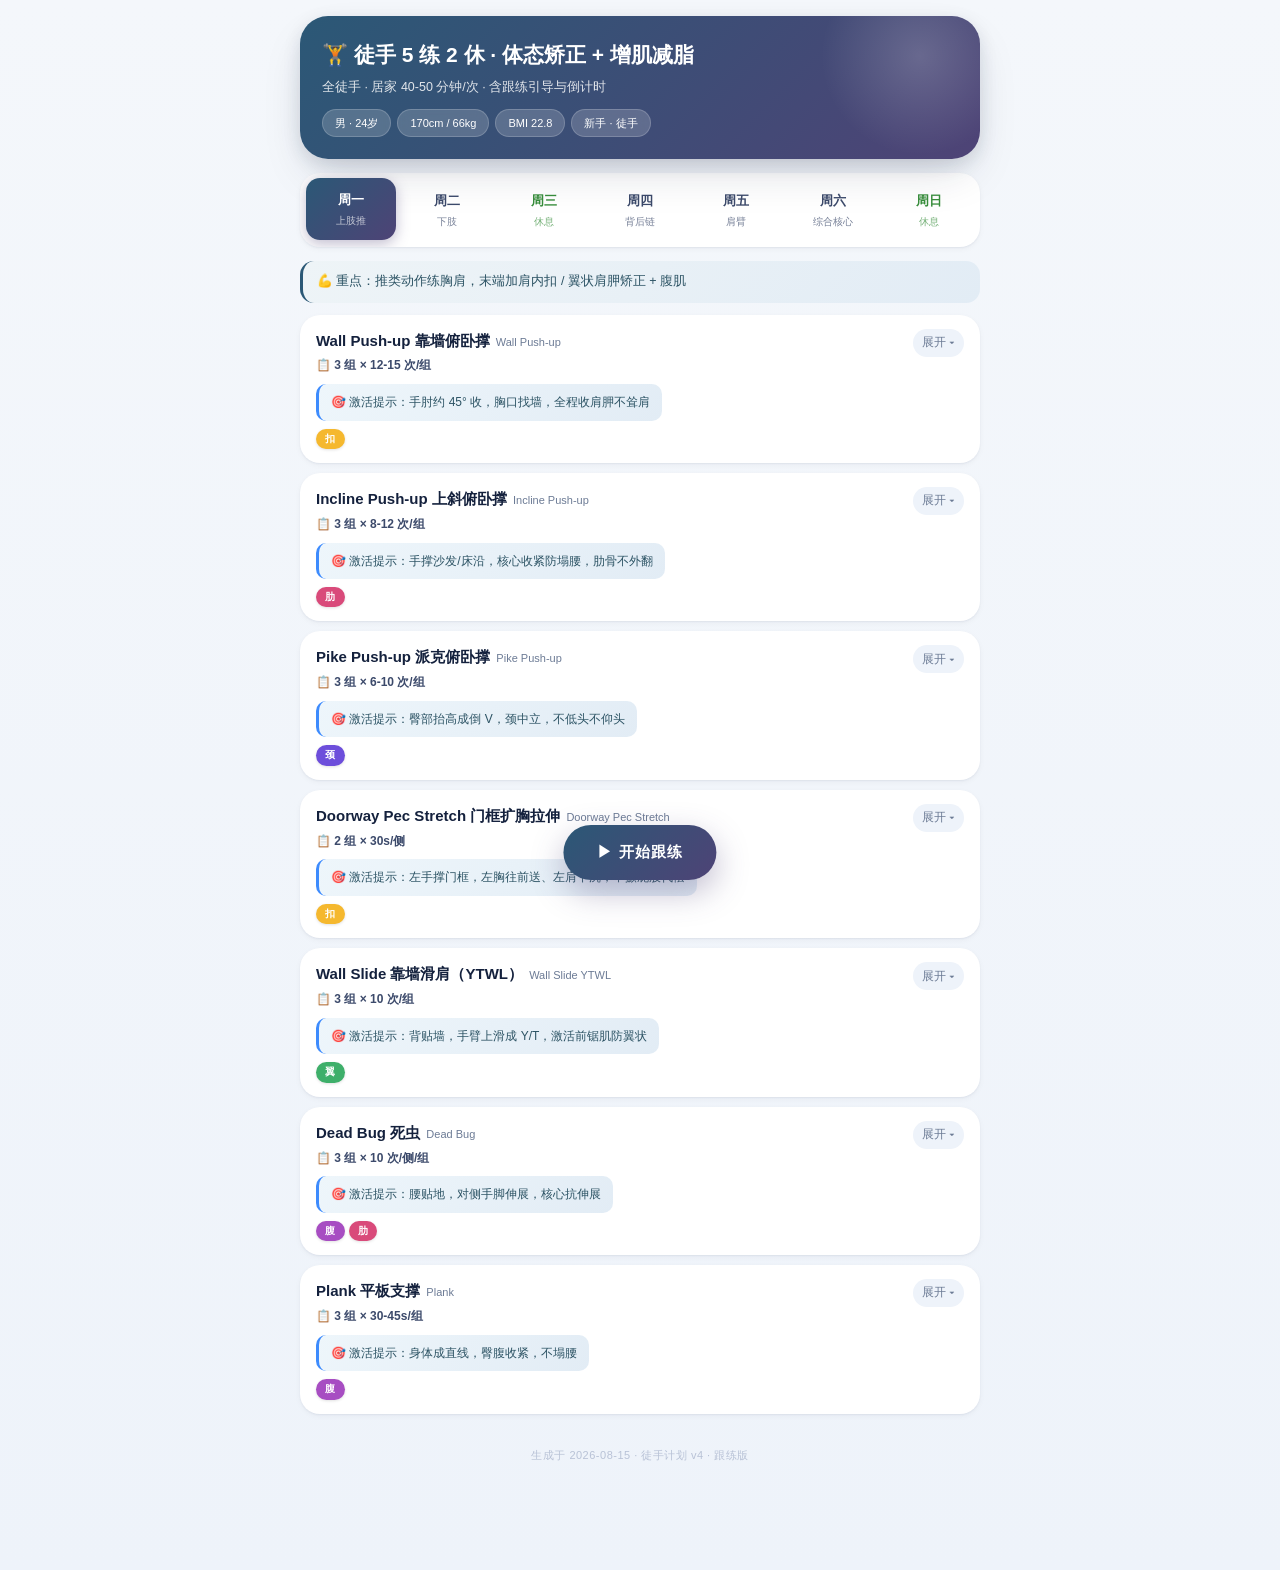
<file: apps/posture-5-2.html>
<html lang="zh-CN" data-trae-theme="light"><head>
<meta charset="UTF-8">
<meta name="viewport" content="width=device-width, initial-scale=1.0, viewport-fit=cover">
<meta name="theme-color" content="#2b5876">
<title>徒手 5 练 2 休 · 体态矫正 + 增肌减脂 · 跟练版</title>
<style>
  *,*::before,*::after{margin:0;padding:0;box-sizing:border-box;-webkit-tap-highlight-color:transparent;}
  html{-webkit-text-size-adjust:100%;} body{overscroll-behavior-y:contain;}
  button{font:inherit;cursor:pointer;border:none;background:none;color:inherit;} ul{list-style:none;}

  :root{
    --knee:#e8863a; --rib:#d94a7a; --shoulder:#3d8bfd; --neck:#6d4edb;
    --wing:#3eaf6a; --round:#f5b82e; --abs:#a74dc2;
    --ink:#14213d; --ink-2:#3c4a6b; --sub:#6c7b95; --line:#e6ecf4;
    --bg:#f4f7fb; --bg-2:#eef3fa; --card:#fff;
    --brand-g:linear-gradient(135deg,#2b5876 0%,#4e4376 100%);
    --rest-g:linear-gradient(135deg,#43cea2,#185a9d);
    --sun-g:linear-gradient(135deg,#f2994a,#f2c94c);
    --sh-1:0 1px 2px rgba(20,33,61,.06),0 2px 6px rgba(20,33,61,.04);
    --sh-2:0 2px 6px rgba(20,33,61,.08),0 8px 24px -8px rgba(20,33,61,.10);
    --sh-3:0 6px 18px rgba(20,33,61,.12),0 20px 48px -12px rgba(20,33,61,.18);
    --glow:0 12px 32px rgba(78,67,118,.35);
    --r-sm:10px; --r-md:14px; --r-lg:20px; --r-xl:28px;
  }

  body{
    font-family:-apple-system,BlinkMacSystemFont,"PingFang SC","Helvetica Neue","Microsoft YaHei",sans-serif;
    background:linear-gradient(180deg,var(--bg),var(--bg-2));
    color:var(--ink); line-height:1.65; padding:16px 14px 96px;
    min-height:100vh; -webkit-font-smoothing:antialiased;
  }
  .wrap{max-width:680px;margin:0 auto;}

  header{
    background:var(--brand-g); color:#fff; border-radius:var(--r-xl);
    padding:22px;margin-bottom:14px; position:relative; overflow:hidden; box-shadow:var(--sh-3);
  }
  header::before{content:"";position:absolute;top:-60px;right:-40px;width:200px;height:200px;background:radial-gradient(circle,rgba(255,255,255,.18) 0%,rgba(255,255,255,0) 70%);pointer-events:none;}
  header h1{font-size:21px;font-weight:700;margin-bottom:4px;position:relative;z-index:1;}
  header p{font-size:12.5px;opacity:.85;position:relative;z-index:1;}
  .profile{display:flex;gap:6px;margin-top:12px;flex-wrap:wrap;position:relative;z-index:1;}
  .chip{background:rgba(255,255,255,.18);border:1px solid rgba(255,255,255,.18);backdrop-filter:blur(6px);border-radius:999px;padding:4px 12px;font-size:11px;}

  .tabs{display:flex;gap:6px;margin-bottom:14px;background:var(--card);padding:6px;border-radius:var(--r-lg);box-shadow:var(--sh-1);overflow-x:auto;-webkit-overflow-scrolling:touch;flex-wrap:wrap;}
  .tab{flex:1;min-width:72px;text-align:center;padding:11px 6px;border-radius:var(--r-md);font-size:13px;font-weight:700;color:var(--ink-2);cursor:pointer;transition:all .25s;white-space:nowrap;}
  .tab .t-sub{font-size:10px;font-weight:500;opacity:.7;display:block;margin-top:2px;}
  .tab.active{background:var(--brand-g);color:#fff;box-shadow:0 4px 14px rgba(78,67,118,.35);transform:translateY(-1px);}
  .tab.rest{color:#388e3c;}
  .tab.rest.active{background:var(--rest-g);color:#fff;box-shadow:0 4px 14px rgba(67,206,162,.35);}

  .day-focus{
    background:linear-gradient(135deg,#eef4f7,#e2ecf5);border-left:3px solid #2b5876;
    border-radius:var(--r-md);padding:10px 14px;margin-bottom:12px;font-size:12.5px;color:#2c5364;line-height:1.7;
  }

  .ex{
    background:var(--card);border-radius:var(--r-lg);padding:14px 16px;margin-bottom:10px;
    box-shadow:var(--sh-1);cursor:pointer;transition:transform .18s,box-shadow .18s;position:relative;overflow:hidden;
  }
  .ex:active{transform:scale(.985);box-shadow:var(--sh-2);}
  .ex .top{display:flex;justify-content:space-between;align-items:flex-start;gap:8px;}
  .ex .name{font-size:15px;font-weight:700;color:var(--ink);}
  .ex .en{font-size:11px;color:var(--sub);font-weight:500;margin-left:2px;}
  .ex .pres{font-size:12px;color:var(--ink-2);margin-top:3px;font-weight:600;}
  .ex .badges{display:flex;gap:4px;flex-wrap:wrap;margin-top:8px;}
  .ex .points{display:none;margin-top:12px;padding-top:12px;border-top:1px dashed var(--line);font-size:12.5px;color:var(--sub);}
  .ex .points.show{display:block;animation:fadeDown .25s ease;}
  @keyframes fadeDown{from{opacity:0;transform:translateY(-4px);}to{opacity:1;transform:translateY(0);}}
  .ex .points li{margin-left:18px;margin-bottom:4px;position:relative;}
  .ex .points li::before{content:"•";position:absolute;left:-14px;color:var(--brand-g);font-weight:700;}
  .ex .chev{color:var(--sub);font-size:12px;flex-shrink:0;width:28px;height:28px;display:flex;align-items:center;justify-content:center;border-radius:50%;background:var(--bg-2);}
  .cue{font-size:12px;color:#2c5364;background:linear-gradient(135deg,#eef6fb,#e2ecf5);border-radius:var(--r-sm);padding:8px 12px;margin-top:8px;line-height:1.7;border-left:3px solid #3d8bfd;}

  .badge{font-size:10px;padding:2px 9px;border-radius:999px;font-weight:700;color:#fff;letter-spacing:.5px;box-shadow:0 1px 3px rgba(0,0,0,.12);}

  .rest-card{background:linear-gradient(135deg,#e8f5e9,#c8e6c9);border-radius:var(--r-lg);padding:22px 20px;margin-bottom:12px;text-align:center;color:#2e7d32;font-size:13.5px;box-shadow:var(--sh-1);border:1px solid rgba(62,175,106,.2);line-height:1.9;}
  .rest-card b{font-size:16px;color:#1b5e20;}

  .float{position:fixed;left:50%;bottom:calc(20px + env(safe-area-inset-bottom));transform:translateX(-50%);z-index:30;}
  .btn{border:none;border-radius:999px;padding:15px 34px;font-size:15px;font-weight:800;color:#fff;background:var(--brand-g);box-shadow:var(--glow);letter-spacing:1px;transition:transform .15s;touch-action:manipulation;}
  .btn:active{transform:scale(.97);}
  .btn:disabled{opacity:.45;box-shadow:none;}

  .player{position:fixed;inset:0;background:linear-gradient(160deg,#0f2027 0%,#1a2a6c 50%,#4e4376 100%);color:#fff;z-index:50;display:none;flex-direction:column;animation:fadeIn .3s ease;}
  @keyframes fadeIn{from{opacity:0;}to{opacity:1;}}
  .player.on{display:flex;}
  .player .phead{padding:20px 22px 8px;display:flex;justify-content:space-between;align-items:center;gap:12px;flex-shrink:0;}
  .player .total{font-size:12px;opacity:.7;background:rgba(255,255,255,.12);padding:4px 12px;border-radius:999px;font-variant-numeric:tabular-nums;}
  .player .close{width:36px;height:36px;border-radius:50%;background:rgba(255,255,255,.12);font-size:18px;color:#fff;display:flex;align-items:center;justify-content:center;}
  .player .pbody{flex:1;display:flex;flex-direction:column;align-items:center;justify-content:center;padding:0 24px;text-align:center;}
  .player .phase{font-size:12px;letter-spacing:4px;opacity:.6;margin-bottom:10px;text-transform:uppercase;}
  .player .pname{font-size:26px;font-weight:800;margin-bottom:4px;letter-spacing:1px;}
  .player .pen{font-size:13px;opacity:.5;margin-bottom:20px;letter-spacing:.5px;}
  .ring{width:210px;height:210px;position:relative;margin:12px 0 20px;}
  .ring svg{transform:rotate(-90deg);width:100%;height:100%;filter:drop-shadow(0 6px 20px rgba(79,209,197,.25));}
  .ring .time{position:absolute;inset:0;display:flex;align-items:center;justify-content:center;font-size:56px;font-weight:900;font-variant-numeric:tabular-nums;text-shadow:0 2px 8px rgba(0,0,0,.3);}
  .player .pset{font-size:14px;font-weight:700;letter-spacing:1px;margin-bottom:10px;opacity:.8;}
  .player .pcue{font-size:14px;font-weight:700;color:#4fd1c5;background:rgba(79,209,197,.12);border:1px solid rgba(79,209,197,.4);border-radius:var(--r-md);padding:14px 18px;max-width:360px;min-height:22px;margin-bottom:12px;line-height:1.6;box-shadow:0 4px 16px rgba(79,209,197,.15);}
  .player .ptip{font-size:12.5px;opacity:.65;max-width:340px;min-height:34px;line-height:1.6;}
  .player .pctrl{padding:20px 22px 36px;display:flex;gap:14px;flex-shrink:0;}
  .player .pctrl button{flex:1;border-radius:var(--r-lg);padding:16px;font-size:15px;font-weight:700;}
  .player .skip{background:rgba(255,255,255,.12);color:#fff;border:1px solid rgba(255,255,255,.18);}
  .player .pause{background:#fff;color:#0f2027;box-shadow:0 4px 16px rgba(0,0,0,.2);}
  .player .done-screen{text-align:center;}
  .player .done-screen .big{font-size:64px;margin-bottom:12px;animation:pop .6s cubic-bezier(.4,0,.2,1);}
  @keyframes pop{0%{transform:scale(.3);opacity:0;}60%{transform:scale(1.15);opacity:1;}100%{transform:scale(1);}}
  .player .done-screen .sub{opacity:.85;font-size:14px;line-height:1.8;}
  .player .checkin{margin-top:22px;background:#fff;color:#0f2027;border:none;border-radius:var(--r-lg);padding:16px 44px;font-size:16px;font-weight:800;box-shadow:0 6px 24px rgba(0,0,0,.25);}

  footer{text-align:center;font-size:11px;color:#b8c2d6;padding:22px 0 calc(10px + env(safe-area-inset-bottom));letter-spacing:.5px;}

  @media (max-width:380px){
    .ring{width:176px;height:176px;}
    .player .pname{font-size:22px;}
    .ring .time{font-size:48px;}
    .player .pcue{font-size:13px;}
    .player .pctrl{padding:14px 16px calc(24px + env(safe-area-inset-bottom));}
    .player .pctrl button{padding:14px;}
  }
  .tab,.ex{cursor:pointer;touch-action:manipulation;}

  @media (prefers-color-scheme:dark){
    :root{--bg:#0d1424;--bg-2:#141b2e;--card:#1a2340;--ink:#eef2fb;--ink-2:#b8c2d6;--sub:#8894ae;--line:#2a3350;}
    .cue{background:#1e2a4a;color:#9bb4d0;}
    .day-focus{background:#1e2a4a;color:#9bb4d0;}
    .ex .chev{background:#242e4e;color:#8894ae;}
    .rest-card{background:linear-gradient(135deg,#1b3a2a,#112a1e);color:#7fd19a;}
  }
</style>
<style data-trae-edit-ui="true" id="trae-previewer-tools-styles">:root {
  --trae-layer-image-download: 89990;
  --trae-layer-browser-inspect-overlay: 90000;
  --trae-layer-browser-inspect-highlight: 90010;
  --trae-layer-browser-inspect-action: 90020;
  --trae-layer-text-selection-action: 90030;
  --trae-layer-edit-tooltip: 100095;
}
:root,
[data-trae-theme='dark'] {
  --trae-bg-base-default: #171717;
  --trae-bg-menu: #222427;
  --trae-bg-overlay-l1: rgba(255, 255, 255, 0.04);
  --trae-bg-overlay-l2: rgba(255, 255, 255, 0.08);
  --trae-bg-overlay-l3: rgba(255, 255, 255, 0.12);
  --trae-bg-overlay-l4: rgba(255, 255, 255, 0.16);
  --trae-bg-invert: #f5f9fe;
  --trae-bg-invert-hover: #e8ecf0;
  --trae-bg-invert-active: #dce0e4;
  --trae-bg-invert-disabled: rgba(224, 226, 242, 0.12);
  --bg-bg-brand-disabled: rgba(75, 63, 227, 0.35);
  --bg-bg-brand-popup: rgba(106, 111, 255, 0.15);
  --trae-border-l1: #e0e2f217;
  --trae-border-l2: rgba(255, 255, 255, 0.12);
  --trae-border-l3: rgba(255, 255, 255, 0.08);
  --trae-border-neutral-l3: rgba(229, 229, 229, 0.20);
  --trae-border-brand: #6a6fff;
  --trae-text-default: #f5f9fe;
  --trae-text-default-hover: #f5f9fe;
  --trae-text-default-active: #f5f9fe;
  --trae-text-secondary: rgba(245, 249, 254, 0.5);
  --trae-text-tertiary: rgba(245, 249, 254, 0.4);
  --trae-text-disabled: #666b75;
  --trae-text-onaccent: #222427;
  --trae-icon-default: #f5f9fe;
  --trae-icon-secondary: rgba(245, 249, 254, 0.5);
  --trae-icon-brand: #6a6fff;
  --icon-icon-brand: var(--trae-icon-brand);
  --trae-icon-onaccent: #222427;
  --trae-status-success: #22c55e;
  --trae-status-primary: #3b82f6;
  --trae-status-primary-default: #387bff;
  --trae-status-primary-surface-l1: rgba(53, 121, 255, 0.18);
  --trae-status-success-default: #33c192;
  --trae-status-success-surface-l1: rgba(0, 165, 110, 0.18);
  --trae-status-error-default: #f65a5a;
  --trae-status-error-surface-l1: rgba(246, 70, 70, 0.18);
  --trae-annotation-marker-bg: #4b3fe3;
  --trae-annotation-marker-text: #ffffff;
  --trae-annotation-region-border: var(--trae-status-primary-default);
  --trae-region-outside-mask-bg: rgba(0, 0, 0, 0.32);
  --trae-panel-shadow: 0px 6px 24px -1px rgba(0, 0, 0, 0.16);
  --trae-floating-shadow: 0px 2px 8px 0px rgba(0, 0, 0, 0.2);
  --trae-shadow-elevation-50: 0 1px 2px -1px rgba(0, 0, 0, 0.45);
  --text-text-default: var(--trae-text-default);
  --text-text-onaccent: var(--trae-text-onaccent);
  --bg-bg-menu: var(--trae-bg-menu);
  --bg-bg-white: var(--trae-bg-menu);
  --bg-bg-invert: var(--trae-bg-invert);
  --bg-bg-invert-disabled: var(--trae-bg-invert-disabled);
  --bg-bg-overlay-l1: var(--trae-bg-overlay-l1);
  --bg-bg-overlay-l2: var(--trae-bg-overlay-l2);
  --bg-bg-overlay-l3: var(--trae-bg-overlay-l3);
  --border-border-neutral-l1: var(--trae-border-l1);
  --border-border-brand: var(--trae-border-brand);
  --border-border-brand-half: rgba(106, 111, 255, 0.4);
  --status-error-default: var(--trae-status-error-default);
  --status-error-surface-l1: var(--trae-status-error-surface-l1);
  --radius-radius-md-12: 12px;
  --spacers-spacer-0: 0;
  --spacers-spacer-6: 6px;
}

[data-trae-theme='light'] {
  --trae-bg-base-default: #fafafa;
  --trae-bg-menu: #ffffff;
  --trae-bg-overlay-l1: rgba(0, 0, 0, 0.04);
  --trae-bg-overlay-l2: rgba(0, 0, 0, 0.06);
  --trae-bg-overlay-l3: rgba(0, 0, 0, 0.08);
  --trae-bg-overlay-l4: rgba(0, 0, 0, 0.12);
  --trae-bg-invert: #1f2328;
  --trae-bg-invert-hover: #32383f;
  --trae-bg-invert-active: #444d56;
  --trae-bg-invert-disabled: rgba(115, 115, 115, 0.20);
  --bg-bg-brand-disabled: rgba(75, 63, 227, 0.22);
  --bg-bg-brand-popup: rgba(170, 183, 255, 0.36);
  --trae-border-l1: rgba(0, 0, 0, 0.1);
  --trae-border-l2: rgba(0, 0, 0, 0.12);
  --trae-border-l3: rgba(0, 0, 0, 0.08);
  --trae-border-neutral-l3: rgba(115, 115, 115, 0.36);
  --trae-border-brand: #4b3fe3;
  --trae-text-default: #1f2328;
  --trae-text-default-hover: #111214;
  --trae-text-default-active: #111214;
  --trae-text-secondary: rgba(31, 35, 40, 0.5);
  --trae-text-tertiary: rgba(31, 35, 40, 0.4);
  --trae-text-disabled: #a1a1a1;
  --trae-text-onaccent: #ffffff;
  --trae-icon-default: #1f2328;
  --trae-icon-secondary: rgba(31, 35, 40, 0.5);
  --trae-icon-brand: #4b3fe3;
  --icon-icon-brand: var(--trae-icon-brand);
  --trae-icon-onaccent: #ffffff;
  --trae-status-success: #22c55e;
  --trae-status-primary: #3b82f6;
  --trae-status-primary-default: #2f74ff;
  --trae-status-primary-surface-l1: rgba(47, 116, 255, 0.12);
  --trae-status-success-default: #15a877;
  --trae-status-success-surface-l1: rgba(64, 176, 139, 0.12);
  --trae-status-error-default: #e8463a;
  --trae-status-error-surface-l1: rgba(232, 70, 58, 0.12);
  --trae-annotation-marker-bg: #4b3fe3;
  --trae-annotation-marker-text: #ffffff;
  --trae-annotation-region-border: var(--trae-status-primary-default);
  --trae-region-outside-mask-bg: rgba(0, 0, 0, 0.18);
  --trae-panel-shadow: 0px 6px 24px -1px rgba(24, 24, 24, 0.06);
  --trae-floating-shadow: 0px 2px 8px 0px rgba(24, 24, 24, 0.2);
  --trae-shadow-elevation-50: 0 1px 2px -1px rgba(24, 24, 24, 0.08);
  --text-text-default: var(--trae-text-default);
  --text-text-onaccent: var(--trae-text-onaccent);
  --bg-bg-menu: var(--trae-bg-menu);
  --bg-bg-white: var(--trae-bg-menu);
  --bg-bg-invert: var(--trae-bg-invert);
  --bg-bg-invert-disabled: var(--trae-bg-invert-disabled);
  --bg-bg-overlay-l1: var(--trae-bg-overlay-l1);
  --bg-bg-overlay-l2: var(--trae-bg-overlay-l2);
  --bg-bg-overlay-l3: var(--trae-bg-overlay-l3);
  --border-border-neutral-l1: var(--trae-border-l1);
  --border-border-brand: var(--trae-border-brand);
  --border-border-brand-half: rgba(75, 63, 227, 0.4);
  --status-error-default: var(--trae-status-error-default);
  --status-error-surface-l1: var(--trae-status-error-surface-l1);
  --radius-radius-md-12: 12px;
  --spacers-spacer-0: 0;
  --spacers-spacer-6: 6px;
}

@keyframes trae-spin {
  to {
    transform: rotate(360deg);
  }
}

@keyframes trae-edit-bar-enter {
  from {
    opacity: 0;
    transform: translateY(-4px) scale(0.98);
  }

  to {
    opacity: 1;
    transform: translateY(0) scale(1);
  }
}

@keyframes trae-edit-bar-leave {
  from {
    opacity: 1;
    transform: translateY(0) scale(1);
  }

  to {
    opacity: 0;
    transform: translateY(-4px) scale(0.98);
  }
}

@keyframes trae-edit-panel-leave {
  from {
    opacity: 1;
    transform: translateY(0) scale(1);
  }

  to {
    opacity: 0;
    transform: translateY(-4px) scale(0.98);
  }
}

.trae-edit-mode-active:not(.trae-edit-mode-dragging) body *:not([data-trae-edit-ui]):not([data-trae-edit-ui] *) {
  transition: none !important;
  animation-play-state: paused !important;
}

.trae-edit-mode-reorder-hit-test [data-trae-edit-ui]:not(.trae-edit-pointer-shield):not(.trae-edit-panel),
.trae-edit-mode-reorder-hit-test [data-trae-edit-ui]:not(.trae-edit-pointer-shield):not(.trae-edit-panel) * {
  pointer-events: none !important;
}

.trae-browser-inspect-overlay {
  position: fixed;
  top: 0;
  left: 0;
  width: 100%;
  height: 100%;
  z-index: var(--trae-layer-browser-inspect-overlay);
  pointer-events: auto;
  background: transparent;
}

.trae-browser-inspect-highlight-box {
  position: absolute;
  top: 0;
  left: 0;
  z-index: var(--trae-layer-browser-inspect-highlight);
  display: none;
}

.trae-browser-inspect-highlight-tag {
  position: absolute;
  left: 0px;
  top: 0px;
  height: 18px;
  padding: 0 6px;
  box-sizing: border-box;
  border-radius: 4px;
  background-color: var(--trae-status-success-default);
  color: var(--trae-text-onaccent);
  font-size: 12px;
  font-weight: 400;
  display: none;
  align-items: center;
  z-index: var(--trae-layer-browser-inspect-action);
}

.trae-browser-inspect-highlight-box-show {
  display: flex;
}

.trae-browser-inspect-highlight-tag.trae-browser-inspect-highlight-box-show {
  display: none;
}

.trae-browser-inspect-select-button.trae-browser-inspect-highlight-box-show {
  display: block !important;
}

.trae-browser-inspect-select-button {
  position: absolute;
  top: 0;
  left: 0;
  display: none;
  z-index: var(--trae-layer-browser-inspect-action);
}

.trae-browser-inspect-select-highlight-box {
  background: transparent !important;
}

.trae-browser-inspect-select-highlight-box .trae-browser-inspect-highlight-tag {
  background-color: var(--trae-status-success-default);
}

.trae-add-to-chat-card {
  display: block;
  overflow: hidden;
  background: var(--trae-bg-menu);
  border: 1px solid var(--trae-border-l1);
  border-radius: 8px;
  box-shadow: var(--trae-floating-shadow);
  transition:
    width 0.25s cubic-bezier(0.4, 0, 0.2, 1),
    height 0.25s cubic-bezier(0.4, 0, 0.2, 1);
}

.trae-add-to-chat-content {
  position: relative;
  width: max-content;
}

.trae-fade-exit {
  opacity: 0;
  transition: opacity 0.15s ease-out;
}

.trae-fade-enter {
  opacity: 1;
  transition: opacity 0.2s ease-in;
}

.trae-buttons-view {
  display: flex;
  align-items: center;
  gap: 6px;
  padding: 4px;
  background: transparent;
}

.trae-action-button {
  display: inline-flex;
  align-items: center;
  gap: 4px;
  padding: 4px 8px;
  background: transparent;
  border: none;
  border-radius: 4px;
  cursor: pointer;
  transform: none !important;
  transition: none !important;
  animation: none !important;
}

.trae-action-button:hover {
  background: var(--trae-bg-overlay-l2);
}

.trae-action-button:active {
  background: var(--trae-bg-overlay-l3);
}

.trae-action-button:focus-visible {
  outline: 2px solid var(--trae-status-primary);
  outline-offset: 1px;
}

.trae-action-button-icon {
  display: flex;
  align-items: center;
  justify-content: center;
  width: 16px;
  height: 16px;
  color: var(--trae-icon-default);
  flex-shrink: 0;
}

.trae-action-button-title {
  font-family: -apple-system, BlinkMacSystemFont, 'Segoe UI', Roboto, sans-serif;
  font-size: 11px;
  font-weight: 500;
  line-height: 16px;
  color: var(--trae-text-default);
  white-space: nowrap;
}

.trae-edit-toolbar-button-active {
  background: var(--bg-bg-brand-disabled, rgba(75, 63, 227, 0.22)) !important;
  color: var(--icon-icon-brand, #4b3fe3) !important;
  font-weight: bold !important;
}

.trae-edit-toolbar-button-active:hover {
  background: var(--bg-bg-brand-popup, rgba(170, 183, 255, 0.36)) !important;
}

.trae-edit-toolbar button[data-action='alignment-dropdown']:hover,
.trae-edit-toolbar button[data-action='text-align-dropdown']:hover,
.trae-edit-toolbar button[data-action='font-decrease']:hover,
.trae-edit-toolbar button[data-action='font-increase']:hover,
.trae-edit-toolbar button[data-action^='align-']:hover {
  border-radius: 8px;
  background: var(--bg-bg-overlay-l1, rgba(115, 115, 115, 0.08)) !important;
}

.trae-edit-toolbar button[data-action='alignment-dropdown']:active,
.trae-edit-toolbar button[data-action='text-align-dropdown']:active,
.trae-edit-toolbar button[data-action='font-decrease']:active,
.trae-edit-toolbar button[data-action='font-increase']:active,
.trae-edit-toolbar button[data-action^='align-']:active {
  border-radius: 8px;
  background: var(--bg-bg-overlay-l2, rgba(115, 115, 115, 0.12)) !important;
}

.trae-comment-input {
  background: transparent;
  color: var(--trae-text-default);
  caret-color: var(--trae-text-default);
}

.trae-comment-input::placeholder {
  color: var(--trae-text-tertiary);
}

.trae-point-edit-bar,
.trae-point-comment-input-bar,
.trae-comment-only-panel {
  transform-origin: top center;
  will-change: opacity, transform;
}

.trae-edit-panel:not(.trae-edit-panel-leave) {
  pointer-events: auto !important;
}

.trae-edit-bar-enter {
  animation: trae-edit-bar-enter var(--transition-normal, 0.18s cubic-bezier(0.2, 0, 0, 1)) both;
}

.trae-edit-bar-leave {
  pointer-events: none;
  animation: trae-edit-bar-leave var(--transition-fast, 0.14s ease) both;
}

.trae-edit-panel-leave {
  pointer-events: none;
  animation: trae-edit-panel-leave var(--transition-fast, 0.14s ease) both;
}

.trae-edit-panel [data-trae-tooltip] {
  position: relative;
}

.trae-edit-panel [data-trae-tooltip]::after {
  content: attr(data-trae-tooltip);
  position: absolute;
  left: 50%;
  bottom: calc(100% + 8px);
  z-index: var(--trae-layer-edit-tooltip);
  padding: 6px 10px;
  border-radius: 6px;
  background: var(--trae-bg-invert, var(--bg-bg-invert));
  color: var(--trae-text-onaccent, var(--text-text-onaccent));
  box-shadow: var(--trae-floating-shadow);
  font-family: -apple-system, BlinkMacSystemFont, 'SF Pro Text', 'PingFang SC', sans-serif;
  font-size: 11px;
  font-weight: 500;
  line-height: 16px;
  letter-spacing: 0.039px;
  white-space: nowrap;
  pointer-events: none;
  box-sizing: border-box;
  opacity: 0;
  transform: translateX(-50%);
  visibility: hidden;
}

.trae-edit-panel [data-trae-tooltip]::before {
  content: '';
  position: absolute;
  left: 50%;
  bottom: calc(100% + 5px);
  z-index: var(--trae-layer-edit-tooltip);
  width: 8px;
  height: 4px;
  background: var(--trae-bg-invert, var(--bg-bg-invert));
  clip-path: polygon(0 0, 100% 0, 50% 100%);
  transform: translateX(-50%);
  pointer-events: none;
  opacity: 0;
  visibility: hidden;
}

.trae-edit-panel [data-trae-tooltip]:hover::after,
.trae-edit-panel [data-trae-tooltip]:focus-visible::after,
.trae-edit-panel [data-trae-tooltip]:hover::before,
.trae-edit-panel [data-trae-tooltip]:focus-visible::before {
  opacity: 1;
  visibility: visible;
}

.trae-comment-btn {
  justify-content: center;
  cursor: pointer;
  transition: background-color 0.15s ease;
}

.trae-comment-btn:disabled {
  cursor: not-allowed;
}

.trae-comment-btn:focus-visible {
  outline: 2px solid var(--trae-status-primary);
  outline-offset: 1px;
}

.trae-comment-btn-primary {
  background: var(--trae-bg-invert);
  color: var(--trae-text-onaccent);
}

.trae-comment-btn-primary:hover:not(:disabled) {
  background: var(--trae-bg-invert-hover);
}

.trae-comment-btn-primary:active:not(:disabled) {
  background: var(--trae-bg-invert-active);
}

.trae-comment-btn-primary:disabled {
  background: var(--trae-bg-invert-disabled);
  color: var(--trae-text-disabled);
}

.trae-comment-btn-secondary {
  background: var(--trae-bg-overlay-l2);
  color: var(--trae-text-default);
}

.trae-comment-btn-secondary:hover:not(:disabled) {
  background: var(--trae-bg-overlay-l3);
}

.trae-comment-btn-secondary:active:not(:disabled) {
  background: var(--trae-bg-overlay-l4);
}

.trae-comment-btn-secondary:disabled {
  background: var(--trae-bg-overlay-l2);
  color: var(--trae-text-disabled);
}

.trae-comment-btn-text {
  background: transparent;
  color: var(--trae-text-default);
}

.trae-comment-btn-text:hover:not(:disabled) {
  border-radius: 8px;
  background: var(--bg-bg-overlay-l1, var(--trae-bg-overlay-l1));
  color: var(--trae-text-default-hover);
}

.trae-comment-btn-text:active:not(:disabled) {
  border-radius: 8px;
  background: var(--trae-bg-overlay-l2);
  color: var(--trae-text-default-active);
}

.trae-comment-btn-text:disabled {
  background: transparent;
  color: var(--trae-text-disabled);
}

.trae-marking-btn {
  justify-content: center;
}

.trae-marking-btn:hover:not(:disabled) {
  background: var(--trae-bg-overlay-l1) !important;
}

.trae-marking-btn-active {
  background: var(--bg-bg-brand-disabled, rgba(75, 63, 227, 0.22)) !important;
  color: var(--icon-icon-brand, var(--trae-icon-brand)) !important;
}

.trae-marking-btn-active:hover {
  background: var(--bg-bg-brand-popup, rgba(170, 183, 255, 0.36)) !important;
  color: var(--icon-icon-brand, var(--trae-icon-brand)) !important;
}

.trae-marking-btn:active:not(:disabled) {
  background: var(--trae-bg-overlay-l2) !important;
}

.trae-marking-btn:disabled {
  color: var(--trae-text-disabled) !important;
  cursor: not-allowed !important;
}

.trae-action-button-shortcut {
  display: flex;
  align-items: center;
  gap: 2px;
  color: var(--trae-icon-secondary);
  flex-shrink: 0;
}

.trae-shortcut-container {
  display: flex;
  align-items: center;
  gap: 2px;
}

.trae-shortcut-key {
  font-family: -apple-system, BlinkMacSystemFont, 'Segoe UI', Roboto, sans-serif;
  font-size: 11px;
  font-weight: 500;
  line-height: 12px;
  color: var(--trae-icon-secondary);
}

.trae-add-to-chat-divider {
  width: 2px;
  height: 12px;
  padding: 0 6px;
  box-sizing: content-box;
  background-clip: content-box;
  background-color: var(--trae-border-l2);
  flex-shrink: 0;
}

.trae-editor-view {
  display: flex;
  flex-direction: column;
  width: 320px;
  padding: 8px;
  background: transparent;
}

.trae-editor-text-container {
  display: flex;
  align-items: center;
  padding: 8px;
  background: var(--trae-bg-overlay-l1);
  border: 1px solid var(--trae-border-l3);
  border-radius: 4px;
  gap: 8px;
}

.trae-editor-textarea {
  flex: 1;
  padding: 0 2px;
  border: none;
  background: transparent;
  font-family: -apple-system, BlinkMacSystemFont, 'Segoe UI', Roboto, sans-serif;
  font-size: 13px;
  font-weight: 400;
  line-height: 20px;
  color: var(--trae-text-default);
  resize: none;
  outline: none;
  overflow-y: auto;
  max-height: 140px;
}

.trae-editor-textarea::placeholder {
  color: var(--trae-text-tertiary);
}

.trae-editor-action-bar {
  display: flex;
  align-items: center;
  justify-content: flex-end;
  gap: 4px;
  max-height: 0;
  opacity: 0;
  overflow: hidden;
  transition:
    max-height 0.2s ease-out,
    opacity 0.2s ease-out,
    margin-top 0.2s ease-out;
}

.trae-editor-action-bar-visible {
  max-height: 32px;
  opacity: 1;
  margin-top: 8px;
}

.trae-editor-cancel-button {
  display: flex;
  align-items: center;
  justify-content: center;
  height: 24px;
  padding: 0 4px;
  background: var(--trae-bg-overlay-l2);
  border: none;
  border-radius: 4px;
  cursor: pointer;
  transition: background-color 0.15s ease;
}

.trae-editor-cancel-button:hover {
  background: var(--trae-bg-overlay-l3);
}

.trae-editor-cancel-button:active {
  background: var(--trae-bg-overlay-l3);
}

.trae-editor-cancel-button:focus-visible {
  outline: 2px solid var(--trae-status-primary);
  outline-offset: 1px;
}

.trae-editor-cancel-text {
  font-family: -apple-system, BlinkMacSystemFont, 'Segoe UI', Roboto, sans-serif;
  font-size: 11px;
  font-weight: 500;
  line-height: 16px;
  color: var(--trae-text-default);
  white-space: nowrap;
  padding: 0 4px;
}

.trae-editor-submit-button {
  display: flex;
  align-items: center;
  justify-content: center;
  height: 24px;
  padding: 0 8px;
  background: var(--trae-bg-invert);
  border: none;
  border-radius: 4px;
  cursor: pointer;
  transition: background-color 0.15s ease;
}

.trae-editor-submit-button:hover {
  background: var(--trae-bg-invert-hover);
}

.trae-editor-submit-button:active {
  background: var(--trae-bg-invert-active);
}

.trae-editor-submit-button:focus-visible {
  outline: 2px solid var(--trae-status-primary);
  outline-offset: 1px;
}

.trae-editor-submit-text {
  font-family: -apple-system, BlinkMacSystemFont, 'Segoe UI', Roboto, sans-serif;
  font-size: 11px;
  font-weight: 500;
  line-height: 16px;
  color: var(--trae-text-onaccent);
  white-space: nowrap;
  padding: 0 4px;
}

.trae-editor-submit-icon {
  display: flex;
  align-items: center;
  justify-content: center;
  width: 12px;
  height: 12px;
  color: var(--trae-icon-onaccent);
  flex-shrink: 0;
}

.trae-success-view {
  display: flex;
  align-items: center;
  justify-content: center;
  gap: 6px;
  padding: 0 12px;
  height: 32px;
  white-space: nowrap;
}

.trae-success-icon {
  display: flex;
  align-items: center;
  justify-content: center;
  width: 16px;
  height: 16px;
  color: var(--trae-status-success);
  flex-shrink: 0;
}

.trae-success-text {
  font-family: -apple-system, BlinkMacSystemFont, 'Segoe UI', Roboto, sans-serif;
  font-size: 12px;
  font-weight: 400;
  line-height: 18px;
  color: var(--trae-text-default);
  user-select: none;
}
</style><style data-trae-pptx-captured-css="true">*, ::before, ::after { margin: 0px; padding: 0px; box-sizing: border-box; -webkit-tap-highlight-color: transparent; }
html { text-size-adjust: 100%; }
body { overscroll-behavior-y: contain; }
button { font: inherit; cursor: pointer; border: none; background: none; color: inherit; }
ul { list-style: none; }
:root { --knee: #e8863a; --rib: #d94a7a; --shoulder: #3d8bfd; --neck: #6d4edb; --wing: #3eaf6a; --round: #f5b82e; --abs: #a74dc2; --ink: #14213d; --ink-2: #3c4a6b; --sub: #6c7b95; --line: #e6ecf4; --bg: #f4f7fb; --bg-2: #eef3fa; --card: #fff; --brand-g: linear-gradient(135deg,#2b5876 0%,#4e4376 100%); --rest-g: linear-gradient(135deg,#43cea2,#185a9d); --sun-g: linear-gradient(135deg,#f2994a,#f2c94c); --sh-1: 0 1px 2px rgba(20,33,61,.06),0 2px 6px rgba(20,33,61,.04); --sh-2: 0 2px 6px rgba(20,33,61,.08),0 8px 24px -8px rgba(20,33,61,.10); --sh-3: 0 6px 18px rgba(20,33,61,.12),0 20px 48px -12px rgba(20,33,61,.18); --glow: 0 12px 32px rgba(78,67,118,.35); --r-sm: 10px; --r-md: 14px; --r-lg: 20px; --r-xl: 28px; }
body { font-family: -apple-system, BlinkMacSystemFont, "PingFang SC", "Helvetica Neue", "Microsoft YaHei", sans-serif; background: linear-gradient(180deg,var(--bg),var(--bg-2)); color: var(--ink); line-height: 1.65; padding: 16px 14px 96px; min-height: 100vh; -webkit-font-smoothing: antialiased; }
.wrap { max-width: 680px; margin: 0px auto; }
header { background: var(--brand-g); color: rgb(255, 255, 255); border-radius: var(--r-xl); padding: 22px; margin-bottom: 14px; position: relative; overflow: hidden; box-shadow: var(--sh-3); }
header::before { content: ""; position: absolute; top: -60px; right: -40px; width: 200px; height: 200px; background: radial-gradient(circle, rgba(255, 255, 255, 0.18) 0%, rgba(255, 255, 255, 0) 70%); pointer-events: none; }
header h1 { font-size: 21px; font-weight: 700; margin-bottom: 4px; position: relative; z-index: 1; }
header p { font-size: 12.5px; opacity: 0.85; position: relative; z-index: 1; }
.profile { display: flex; gap: 6px; margin-top: 12px; flex-wrap: wrap; position: relative; z-index: 1; }
.chip { background: rgba(255, 255, 255, 0.18); border: 1px solid rgba(255, 255, 255, 0.18); backdrop-filter: blur(6px); border-radius: 999px; padding: 4px 12px; font-size: 11px; }
.tabs { display: flex; gap: 6px; margin-bottom: 14px; background: var(--card); padding: 6px; border-radius: var(--r-lg); box-shadow: var(--sh-1); overflow-x: auto; flex-wrap: wrap; }
.tab { flex: 1 1 0%; min-width: 72px; text-align: center; padding: 11px 6px; border-radius: var(--r-md); font-size: 13px; font-weight: 700; color: var(--ink-2); cursor: pointer; transition: 0.25s; white-space: nowrap; }
.tab .t-sub { font-size: 10px; font-weight: 500; opacity: 0.7; display: block; margin-top: 2px; }
.tab.active { background: var(--brand-g); color: rgb(255, 255, 255); box-shadow: rgba(78, 67, 118, 0.35) 0px 4px 14px; transform: translateY(-1px); }
.tab.rest { color: rgb(56, 142, 60); }
.tab.rest.active { background: var(--rest-g); color: rgb(255, 255, 255); box-shadow: rgba(67, 206, 162, 0.35) 0px 4px 14px; }
.day-focus { background: linear-gradient(135deg, rgb(238, 244, 247), rgb(226, 236, 245)); border-left: 3px solid rgb(43, 88, 118); border-radius: var(--r-md); padding: 10px 14px; margin-bottom: 12px; font-size: 12.5px; color: rgb(44, 83, 100); line-height: 1.7; }
.ex { background: var(--card); border-radius: var(--r-lg); padding: 14px 16px; margin-bottom: 10px; box-shadow: var(--sh-1); cursor: pointer; transition: transform 0.18s, box-shadow 0.18s; position: relative; overflow: hidden; }
.ex:active { transform: scale(0.985); box-shadow: var(--sh-2); }
.ex .top { display: flex; justify-content: space-between; align-items: flex-start; gap: 8px; }
.ex .name { font-size: 15px; font-weight: 700; color: var(--ink); }
.ex .en { font-size: 11px; color: var(--sub); font-weight: 500; margin-left: 2px; }
.ex .pres { font-size: 12px; color: var(--ink-2); margin-top: 3px; font-weight: 600; }
.ex .badges { display: flex; gap: 4px; flex-wrap: wrap; margin-top: 8px; }
.ex .points { display: none; margin-top: 12px; padding-top: 12px; border-top: 1px dashed var(--line); font-size: 12.5px; color: var(--sub); }
.ex .points.show { display: block; animation: 0.25s ease 0s 1 normal none running fadeDown; }
@keyframes fadeDown { 
  0% { opacity: 0; transform: translateY(-4px); }
  100% { opacity: 1; transform: translateY(0px); }
}
.ex .points li { margin-left: 18px; margin-bottom: 4px; position: relative; }
.ex .points li::before { content: "•"; position: absolute; left: -14px; color: var(--brand-g); font-weight: 700; }
.ex .chev { color: var(--sub); font-size: 12px; flex-shrink: 0; width: 28px; height: 28px; display: flex; align-items: center; justify-content: center; border-radius: 50%; background: var(--bg-2); }
.cue { font-size: 12px; color: rgb(44, 83, 100); background: linear-gradient(135deg, rgb(238, 246, 251), rgb(226, 236, 245)); border-radius: var(--r-sm); padding: 8px 12px; margin-top: 8px; line-height: 1.7; border-left: 3px solid rgb(61, 139, 253); }
.badge { font-size: 10px; padding: 2px 9px; border-radius: 999px; font-weight: 700; color: rgb(255, 255, 255); letter-spacing: 0.5px; box-shadow: rgba(0, 0, 0, 0.12) 0px 1px 3px; }
.rest-card { background: linear-gradient(135deg, rgb(232, 245, 233), rgb(200, 230, 201)); border-radius: var(--r-lg); padding: 22px 20px; margin-bottom: 12px; text-align: center; color: rgb(46, 125, 50); font-size: 13.5px; box-shadow: var(--sh-1); border: 1px solid rgba(62, 175, 106, 0.2); line-height: 1.9; }
.rest-card b { font-size: 16px; color: rgb(27, 94, 32); }
.float { position: fixed; left: 50%; bottom: calc(20px + env(safe-area-inset-bottom)); transform: translateX(-50%); z-index: 30; }
.btn { border: none; border-radius: 999px; padding: 15px 34px; font-size: 15px; font-weight: 800; color: rgb(255, 255, 255); background: var(--brand-g); box-shadow: var(--glow); letter-spacing: 1px; transition: transform 0.15s; touch-action: manipulation; }
.btn:active { transform: scale(0.97); }
.btn:disabled { opacity: 0.45; box-shadow: none; }
.player { position: fixed; inset: 0px; background: linear-gradient(160deg, rgb(15, 32, 39) 0%, rgb(26, 42, 108) 50%, rgb(78, 67, 118) 100%); color: rgb(255, 255, 255); z-index: 50; display: none; flex-direction: column; animation: 0.3s ease 0s 1 normal none running fadeIn; }
@keyframes fadeIn { 
  0% { opacity: 0; }
  100% { opacity: 1; }
}
.player.on { display: flex; }
.player .phead { padding: 20px 22px 8px; display: flex; justify-content: space-between; align-items: center; gap: 12px; flex-shrink: 0; }
.player .total { font-size: 12px; opacity: 0.7; background: rgba(255, 255, 255, 0.12); padding: 4px 12px; border-radius: 999px; font-variant-numeric: tabular-nums; }
.player .close { width: 36px; height: 36px; border-radius: 50%; background: rgba(255, 255, 255, 0.12); font-size: 18px; color: rgb(255, 255, 255); display: flex; align-items: center; justify-content: center; }
.player .pbody { flex: 1 1 0%; display: flex; flex-direction: column; align-items: center; justify-content: center; padding: 0px 24px; text-align: center; }
.player .phase { font-size: 12px; letter-spacing: 4px; opacity: 0.6; margin-bottom: 10px; text-transform: uppercase; }
.player .pname { font-size: 26px; font-weight: 800; margin-bottom: 4px; letter-spacing: 1px; }
.player .pen { font-size: 13px; opacity: 0.5; margin-bottom: 20px; letter-spacing: 0.5px; }
.ring { width: 210px; height: 210px; position: relative; margin: 12px 0px 20px; }
.ring svg { transform: rotate(-90deg); width: 100%; height: 100%; filter: drop-shadow(rgba(79, 209, 197, 0.25) 0px 6px 20px); }
.ring .time { position: absolute; inset: 0px; display: flex; align-items: center; justify-content: center; font-size: 56px; font-weight: 900; font-variant-numeric: tabular-nums; text-shadow: rgba(0, 0, 0, 0.3) 0px 2px 8px; }
.player .pset { font-size: 14px; font-weight: 700; letter-spacing: 1px; margin-bottom: 10px; opacity: 0.8; }
.player .pcue { font-size: 14px; font-weight: 700; color: rgb(79, 209, 197); background: rgba(79, 209, 197, 0.12); border: 1px solid rgba(79, 209, 197, 0.4); border-radius: var(--r-md); padding: 14px 18px; max-width: 360px; min-height: 22px; margin-bottom: 12px; line-height: 1.6; box-shadow: rgba(79, 209, 197, 0.15) 0px 4px 16px; }
.player .ptip { font-size: 12.5px; opacity: 0.65; max-width: 340px; min-height: 34px; line-height: 1.6; }
.player .pctrl { padding: 20px 22px 36px; display: flex; gap: 14px; flex-shrink: 0; }
.player .pctrl button { flex: 1 1 0%; border-radius: var(--r-lg); padding: 16px; font-size: 15px; font-weight: 700; }
.player .skip { background: rgba(255, 255, 255, 0.12); color: rgb(255, 255, 255); border: 1px solid rgba(255, 255, 255, 0.18); }
.player .pause { background: rgb(255, 255, 255); color: rgb(15, 32, 39); box-shadow: rgba(0, 0, 0, 0.2) 0px 4px 16px; }
.player .done-screen { text-align: center; }
.player .done-screen .big { font-size: 64px; margin-bottom: 12px; animation: 0.6s cubic-bezier(0.4, 0, 0.2, 1) 0s 1 normal none running pop; }
@keyframes pop { 
  0% { transform: scale(0.3); opacity: 0; }
  60% { transform: scale(1.15); opacity: 1; }
  100% { transform: scale(1); }
}
.player .done-screen .sub { opacity: 0.85; font-size: 14px; line-height: 1.8; }
.player .checkin { margin-top: 22px; background: rgb(255, 255, 255); color: rgb(15, 32, 39); border: none; border-radius: var(--r-lg); padding: 16px 44px; font-size: 16px; font-weight: 800; box-shadow: rgba(0, 0, 0, 0.25) 0px 6px 24px; }
footer { text-align: center; font-size: 11px; color: rgb(184, 194, 214); padding: 22px 0 calc(10px + env(safe-area-inset-bottom)); letter-spacing: 0.5px; }
@media (max-width: 380px) {
  .ring { width: 176px; height: 176px; }
  .player .pname { font-size: 22px; }
  .ring .time { font-size: 48px; }
  .player .pcue { font-size: 13px; }
  .player .pctrl { padding: 14px 16px calc(24px + env(safe-area-inset-bottom)); }
  .player .pctrl button { padding: 14px; }
}
.tab, .ex { cursor: pointer; touch-action: manipulation; }
@media (prefers-color-scheme: dark) {
  :root { --bg: #0d1424; --bg-2: #141b2e; --card: #1a2340; --ink: #eef2fb; --ink-2: #b8c2d6; --sub: #8894ae; --line: #2a3350; }
  .cue { background: rgb(30, 42, 74); color: rgb(155, 180, 208); }
  .day-focus { background: rgb(30, 42, 74); color: rgb(155, 180, 208); }
  .ex .chev { background: rgb(36, 46, 78); color: rgb(136, 148, 174); }
  .rest-card { background: linear-gradient(135deg, rgb(27, 58, 42), rgb(17, 42, 30)); color: rgb(127, 209, 154); }
}
:root { --trae-layer-image-download: 89990; --trae-layer-browser-inspect-overlay: 90000; --trae-layer-browser-inspect-highlight: 90010; --trae-layer-browser-inspect-action: 90020; --trae-layer-text-selection-action: 90030; --trae-layer-edit-tooltip: 100095; }
:root, [data-trae-theme="dark"] { --trae-bg-base-default: #171717; --trae-bg-menu: #222427; --trae-bg-overlay-l1: rgba(255, 255, 255, 0.04); --trae-bg-overlay-l2: rgba(255, 255, 255, 0.08); --trae-bg-overlay-l3: rgba(255, 255, 255, 0.12); --trae-bg-overlay-l4: rgba(255, 255, 255, 0.16); --trae-bg-invert: #f5f9fe; --trae-bg-invert-hover: #e8ecf0; --trae-bg-invert-active: #dce0e4; --trae-bg-invert-disabled: rgba(224, 226, 242, 0.12); --bg-bg-brand-disabled: rgba(75, 63, 227, 0.35); --bg-bg-brand-popup: rgba(106, 111, 255, 0.15); --trae-border-l1: #e0e2f217; --trae-border-l2: rgba(255, 255, 255, 0.12); --trae-border-l3: rgba(255, 255, 255, 0.08); --trae-border-neutral-l3: rgba(229, 229, 229, 0.20); --trae-border-brand: #6a6fff; --trae-text-default: #f5f9fe; --trae-text-default-hover: #f5f9fe; --trae-text-default-active: #f5f9fe; --trae-text-secondary: rgba(245, 249, 254, 0.5); --trae-text-tertiary: rgba(245, 249, 254, 0.4); --trae-text-disabled: #666b75; --trae-text-onaccent: #222427; --trae-icon-default: #f5f9fe; --trae-icon-secondary: rgba(245, 249, 254, 0.5); --trae-icon-brand: #6a6fff; --icon-icon-brand: var(--trae-icon-brand); --trae-icon-onaccent: #222427; --trae-status-success: #22c55e; --trae-status-primary: #3b82f6; --trae-status-primary-default: #387bff; --trae-status-primary-surface-l1: rgba(53, 121, 255, 0.18); --trae-status-success-default: #33c192; --trae-status-success-surface-l1: rgba(0, 165, 110, 0.18); --trae-status-error-default: #f65a5a; --trae-status-error-surface-l1: rgba(246, 70, 70, 0.18); --trae-annotation-marker-bg: #4b3fe3; --trae-annotation-marker-text: #ffffff; --trae-annotation-region-border: var(--trae-status-primary-default); --trae-region-outside-mask-bg: rgba(0, 0, 0, 0.32); --trae-panel-shadow: 0px 6px 24px -1px rgba(0, 0, 0, 0.16); --trae-floating-shadow: 0px 2px 8px 0px rgba(0, 0, 0, 0.2); --trae-shadow-elevation-50: 0 1px 2px -1px rgba(0, 0, 0, 0.45); --text-text-default: var(--trae-text-default); --text-text-onaccent: var(--trae-text-onaccent); --bg-bg-menu: var(--trae-bg-menu); --bg-bg-white: var(--trae-bg-menu); --bg-bg-invert: var(--trae-bg-invert); --bg-bg-invert-disabled: var(--trae-bg-invert-disabled); --bg-bg-overlay-l1: var(--trae-bg-overlay-l1); --bg-bg-overlay-l2: var(--trae-bg-overlay-l2); --bg-bg-overlay-l3: var(--trae-bg-overlay-l3); --border-border-neutral-l1: var(--trae-border-l1); --border-border-brand: var(--trae-border-brand); --border-border-brand-half: rgba(106, 111, 255, 0.4); --status-error-default: var(--trae-status-error-default); --status-error-surface-l1: var(--trae-status-error-surface-l1); --radius-radius-md-12: 12px; --spacers-spacer-0: 0; --spacers-spacer-6: 6px; }
[data-trae-theme="light"] { --trae-bg-base-default: #fafafa; --trae-bg-menu: #ffffff; --trae-bg-overlay-l1: rgba(0, 0, 0, 0.04); --trae-bg-overlay-l2: rgba(0, 0, 0, 0.06); --trae-bg-overlay-l3: rgba(0, 0, 0, 0.08); --trae-bg-overlay-l4: rgba(0, 0, 0, 0.12); --trae-bg-invert: #1f2328; --trae-bg-invert-hover: #32383f; --trae-bg-invert-active: #444d56; --trae-bg-invert-disabled: rgba(115, 115, 115, 0.20); --bg-bg-brand-disabled: rgba(75, 63, 227, 0.22); --bg-bg-brand-popup: rgba(170, 183, 255, 0.36); --trae-border-l1: rgba(0, 0, 0, 0.1); --trae-border-l2: rgba(0, 0, 0, 0.12); --trae-border-l3: rgba(0, 0, 0, 0.08); --trae-border-neutral-l3: rgba(115, 115, 115, 0.36); --trae-border-brand: #4b3fe3; --trae-text-default: #1f2328; --trae-text-default-hover: #111214; --trae-text-default-active: #111214; --trae-text-secondary: rgba(31, 35, 40, 0.5); --trae-text-tertiary: rgba(31, 35, 40, 0.4); --trae-text-disabled: #a1a1a1; --trae-text-onaccent: #ffffff; --trae-icon-default: #1f2328; --trae-icon-secondary: rgba(31, 35, 40, 0.5); --trae-icon-brand: #4b3fe3; --icon-icon-brand: var(--trae-icon-brand); --trae-icon-onaccent: #ffffff; --trae-status-success: #22c55e; --trae-status-primary: #3b82f6; --trae-status-primary-default: #2f74ff; --trae-status-primary-surface-l1: rgba(47, 116, 255, 0.12); --trae-status-success-default: #15a877; --trae-status-success-surface-l1: rgba(64, 176, 139, 0.12); --trae-status-error-default: #e8463a; --trae-status-error-surface-l1: rgba(232, 70, 58, 0.12); --trae-annotation-marker-bg: #4b3fe3; --trae-annotation-marker-text: #ffffff; --trae-annotation-region-border: var(--trae-status-primary-default); --trae-region-outside-mask-bg: rgba(0, 0, 0, 0.18); --trae-panel-shadow: 0px 6px 24px -1px rgba(24, 24, 24, 0.06); --trae-floating-shadow: 0px 2px 8px 0px rgba(24, 24, 24, 0.2); --trae-shadow-elevation-50: 0 1px 2px -1px rgba(24, 24, 24, 0.08); --text-text-default: var(--trae-text-default); --text-text-onaccent: var(--trae-text-onaccent); --bg-bg-menu: var(--trae-bg-menu); --bg-bg-white: var(--trae-bg-menu); --bg-bg-invert: var(--trae-bg-invert); --bg-bg-invert-disabled: var(--trae-bg-invert-disabled); --bg-bg-overlay-l1: var(--trae-bg-overlay-l1); --bg-bg-overlay-l2: var(--trae-bg-overlay-l2); --bg-bg-overlay-l3: var(--trae-bg-overlay-l3); --border-border-neutral-l1: var(--trae-border-l1); --border-border-brand: var(--trae-border-brand); --border-border-brand-half: rgba(75, 63, 227, 0.4); --status-error-default: var(--trae-status-error-default); --status-error-surface-l1: var(--trae-status-error-surface-l1); --radius-radius-md-12: 12px; --spacers-spacer-0: 0; --spacers-spacer-6: 6px; }
@keyframes trae-spin { 
  100% { transform: rotate(360deg); }
}
@keyframes trae-edit-bar-enter { 
  0% { opacity: 0; transform: translateY(-4px) scale(0.98); }
  100% { opacity: 1; transform: translateY(0px) scale(1); }
}
@keyframes trae-edit-bar-leave { 
  0% { opacity: 1; transform: translateY(0px) scale(1); }
  100% { opacity: 0; transform: translateY(-4px) scale(0.98); }
}
@keyframes trae-edit-panel-leave { 
  0% { opacity: 1; transform: translateY(0px) scale(1); }
  100% { opacity: 0; transform: translateY(-4px) scale(0.98); }
}
.trae-edit-mode-active:not(.trae-edit-mode-dragging) body :not([data-trae-edit-ui]):not([data-trae-edit-ui] *) { transition: none !important; animation-play-state: paused !important; }
.trae-edit-mode-reorder-hit-test [data-trae-edit-ui]:not(.trae-edit-pointer-shield):not(.trae-edit-panel), .trae-edit-mode-reorder-hit-test [data-trae-edit-ui]:not(.trae-edit-pointer-shield):not(.trae-edit-panel) * { pointer-events: none !important; }
.trae-browser-inspect-overlay { position: fixed; top: 0px; left: 0px; width: 100%; height: 100%; z-index: var(--trae-layer-browser-inspect-overlay); pointer-events: auto; background: transparent; }
.trae-browser-inspect-highlight-box { position: absolute; top: 0px; left: 0px; z-index: var(--trae-layer-browser-inspect-highlight); display: none; }
.trae-browser-inspect-highlight-tag { position: absolute; left: 0px; top: 0px; height: 18px; padding: 0px 6px; box-sizing: border-box; border-radius: 4px; background-color: var(--trae-status-success-default); color: var(--trae-text-onaccent); font-size: 12px; font-weight: 400; display: none; align-items: center; z-index: var(--trae-layer-browser-inspect-action); }
.trae-browser-inspect-highlight-box-show { display: flex; }
.trae-browser-inspect-highlight-tag.trae-browser-inspect-highlight-box-show { display: none; }
.trae-browser-inspect-select-button.trae-browser-inspect-highlight-box-show { display: block !important; }
.trae-browser-inspect-select-button { position: absolute; top: 0px; left: 0px; display: none; z-index: var(--trae-layer-browser-inspect-action); }
.trae-browser-inspect-select-highlight-box { background: transparent !important; }
.trae-browser-inspect-select-highlight-box .trae-browser-inspect-highlight-tag { background-color: var(--trae-status-success-default); }
.trae-add-to-chat-card { display: block; overflow: hidden; background: var(--trae-bg-menu); border: 1px solid var(--trae-border-l1); border-radius: 8px; box-shadow: var(--trae-floating-shadow); transition: width 0.25s cubic-bezier(0.4, 0, 0.2, 1), height 0.25s cubic-bezier(0.4, 0, 0.2, 1); }
.trae-add-to-chat-content { position: relative; width: max-content; }
.trae-fade-exit { opacity: 0; transition: opacity 0.15s ease-out; }
.trae-fade-enter { opacity: 1; transition: opacity 0.2s ease-in; }
.trae-buttons-view { display: flex; align-items: center; gap: 6px; padding: 4px; background: transparent; }
.trae-action-button { display: inline-flex; align-items: center; gap: 4px; padding: 4px 8px; background: transparent; border: none; border-radius: 4px; cursor: pointer; transform: none !important; transition: none !important; animation: auto ease 0s 1 normal none running none !important; }
.trae-action-button:hover { background: var(--trae-bg-overlay-l2); }
.trae-action-button:active { background: var(--trae-bg-overlay-l3); }
.trae-action-button:focus-visible { outline: 2px solid var(--trae-status-primary); outline-offset: 1px; }
.trae-action-button-icon { display: flex; align-items: center; justify-content: center; width: 16px; height: 16px; color: var(--trae-icon-default); flex-shrink: 0; }
.trae-action-button-title { font-family: -apple-system, BlinkMacSystemFont, "Segoe UI", Roboto, sans-serif; font-size: 11px; font-weight: 500; line-height: 16px; color: var(--trae-text-default); white-space: nowrap; }
.trae-edit-toolbar-button-active { background: var(--bg-bg-brand-disabled, rgba(75, 63, 227, 0.22)) !important; color: var(--icon-icon-brand, #4b3fe3) !important; font-weight: bold !important; }
.trae-edit-toolbar-button-active:hover { background: var(--bg-bg-brand-popup, rgba(170, 183, 255, 0.36)) !important; }
.trae-edit-toolbar button[data-action="alignment-dropdown"]:hover, .trae-edit-toolbar button[data-action="text-align-dropdown"]:hover, .trae-edit-toolbar button[data-action="font-decrease"]:hover, .trae-edit-toolbar button[data-action="font-increase"]:hover, .trae-edit-toolbar button[data-action^="align-"]:hover { border-radius: 8px; background: var(--bg-bg-overlay-l1, rgba(115, 115, 115, 0.08)) !important; }
.trae-edit-toolbar button[data-action="alignment-dropdown"]:active, .trae-edit-toolbar button[data-action="text-align-dropdown"]:active, .trae-edit-toolbar button[data-action="font-decrease"]:active, .trae-edit-toolbar button[data-action="font-increase"]:active, .trae-edit-toolbar button[data-action^="align-"]:active { border-radius: 8px; background: var(--bg-bg-overlay-l2, rgba(115, 115, 115, 0.12)) !important; }
.trae-comment-input { background: transparent; color: var(--trae-text-default); caret-color: var(--trae-text-default); }
.trae-comment-input::placeholder { color: var(--trae-text-tertiary); }
.trae-point-edit-bar, .trae-point-comment-input-bar, .trae-comment-only-panel { transform-origin: center top; will-change: opacity, transform; }
.trae-edit-panel:not(.trae-edit-panel-leave) { pointer-events: auto !important; }
.trae-edit-bar-enter { animation: trae-edit-bar-enter var(--transition-normal, 0.18s cubic-bezier(0.2, 0, 0, 1)) both; }
.trae-edit-bar-leave { pointer-events: none; animation: trae-edit-bar-leave var(--transition-fast, 0.14s ease) both; }
.trae-edit-panel-leave { pointer-events: none; animation: trae-edit-panel-leave var(--transition-fast, 0.14s ease) both; }
.trae-edit-panel [data-trae-tooltip] { position: relative; }
.trae-edit-panel [data-trae-tooltip]::after { content: attr(data-trae-tooltip); position: absolute; left: 50%; bottom: calc(100% + 8px); z-index: var(--trae-layer-edit-tooltip); padding: 6px 10px; border-radius: 6px; background: var(--trae-bg-invert, var(--bg-bg-invert)); color: var(--trae-text-onaccent, var(--text-text-onaccent)); box-shadow: var(--trae-floating-shadow); font-family: -apple-system, BlinkMacSystemFont, "SF Pro Text", "PingFang SC", sans-serif; font-size: 11px; font-weight: 500; line-height: 16px; letter-spacing: 0.039px; white-space: nowrap; pointer-events: none; box-sizing: border-box; opacity: 0; transform: translateX(-50%); visibility: hidden; }
.trae-edit-panel [data-trae-tooltip]::before { content: ""; position: absolute; left: 50%; bottom: calc(100% + 5px); z-index: var(--trae-layer-edit-tooltip); width: 8px; height: 4px; background: var(--trae-bg-invert, var(--bg-bg-invert)); clip-path: polygon(0px 0px, 100% 0px, 50% 100%); transform: translateX(-50%); pointer-events: none; opacity: 0; visibility: hidden; }
.trae-edit-panel [data-trae-tooltip]:hover::after, .trae-edit-panel [data-trae-tooltip]:focus-visible::after, .trae-edit-panel [data-trae-tooltip]:hover::before, .trae-edit-panel [data-trae-tooltip]:focus-visible::before { opacity: 1; visibility: visible; }
.trae-comment-btn { justify-content: center; cursor: pointer; transition: background-color 0.15s; }
.trae-comment-btn:disabled { cursor: not-allowed; }
.trae-comment-btn:focus-visible { outline: 2px solid var(--trae-status-primary); outline-offset: 1px; }
.trae-comment-btn-primary { background: var(--trae-bg-invert); color: var(--trae-text-onaccent); }
.trae-comment-btn-primary:hover:not(:disabled) { background: var(--trae-bg-invert-hover); }
.trae-comment-btn-primary:active:not(:disabled) { background: var(--trae-bg-invert-active); }
.trae-comment-btn-primary:disabled { background: var(--trae-bg-invert-disabled); color: var(--trae-text-disabled); }
.trae-comment-btn-secondary { background: var(--trae-bg-overlay-l2); color: var(--trae-text-default); }
.trae-comment-btn-secondary:hover:not(:disabled) { background: var(--trae-bg-overlay-l3); }
.trae-comment-btn-secondary:active:not(:disabled) { background: var(--trae-bg-overlay-l4); }
.trae-comment-btn-secondary:disabled { background: var(--trae-bg-overlay-l2); color: var(--trae-text-disabled); }
.trae-comment-btn-text { background: transparent; color: var(--trae-text-default); }
.trae-comment-btn-text:hover:not(:disabled) { border-radius: 8px; background: var(--bg-bg-overlay-l1, var(--trae-bg-overlay-l1)); color: var(--trae-text-default-hover); }
.trae-comment-btn-text:active:not(:disabled) { border-radius: 8px; background: var(--trae-bg-overlay-l2); color: var(--trae-text-default-active); }
.trae-comment-btn-text:disabled { background: transparent; color: var(--trae-text-disabled); }
.trae-marking-btn { justify-content: center; }
.trae-marking-btn:hover:not(:disabled) { background: var(--trae-bg-overlay-l1) !important; }
.trae-marking-btn-active { background: var(--bg-bg-brand-disabled, rgba(75, 63, 227, 0.22)) !important; color: var(--icon-icon-brand, var(--trae-icon-brand)) !important; }
.trae-marking-btn-active:hover { background: var(--bg-bg-brand-popup, rgba(170, 183, 255, 0.36)) !important; color: var(--icon-icon-brand, var(--trae-icon-brand)) !important; }
.trae-marking-btn:active:not(:disabled) { background: var(--trae-bg-overlay-l2) !important; }
.trae-marking-btn:disabled { color: var(--trae-text-disabled) !important; cursor: not-allowed !important; }
.trae-action-button-shortcut { display: flex; align-items: center; gap: 2px; color: var(--trae-icon-secondary); flex-shrink: 0; }
.trae-shortcut-container { display: flex; align-items: center; gap: 2px; }
.trae-shortcut-key { font-family: -apple-system, BlinkMacSystemFont, "Segoe UI", Roboto, sans-serif; font-size: 11px; font-weight: 500; line-height: 12px; color: var(--trae-icon-secondary); }
.trae-add-to-chat-divider { width: 2px; height: 12px; padding: 0px 6px; box-sizing: content-box; background-clip: content-box; background-color: var(--trae-border-l2); flex-shrink: 0; }
.trae-editor-view { display: flex; flex-direction: column; width: 320px; padding: 8px; background: transparent; }
.trae-editor-text-container { display: flex; align-items: center; padding: 8px; background: var(--trae-bg-overlay-l1); border: 1px solid var(--trae-border-l3); border-radius: 4px; gap: 8px; }
.trae-editor-textarea { flex: 1 1 0%; padding: 0px 2px; border: none; background: transparent; font-family: -apple-system, BlinkMacSystemFont, "Segoe UI", Roboto, sans-serif; font-size: 13px; font-weight: 400; line-height: 20px; color: var(--trae-text-default); resize: none; outline: none; overflow-y: auto; max-height: 140px; }
.trae-editor-textarea::placeholder { color: var(--trae-text-tertiary); }
.trae-editor-action-bar { display: flex; align-items: center; justify-content: flex-end; gap: 4px; max-height: 0px; opacity: 0; overflow: hidden; transition: max-height 0.2s ease-out, opacity 0.2s ease-out, margin-top 0.2s ease-out; }
.trae-editor-action-bar-visible { max-height: 32px; opacity: 1; margin-top: 8px; }
.trae-editor-cancel-button { display: flex; align-items: center; justify-content: center; height: 24px; padding: 0px 4px; background: var(--trae-bg-overlay-l2); border: none; border-radius: 4px; cursor: pointer; transition: background-color 0.15s; }
.trae-editor-cancel-button:hover { background: var(--trae-bg-overlay-l3); }
.trae-editor-cancel-button:active { background: var(--trae-bg-overlay-l3); }
.trae-editor-cancel-button:focus-visible { outline: 2px solid var(--trae-status-primary); outline-offset: 1px; }
.trae-editor-cancel-text { font-family: -apple-system, BlinkMacSystemFont, "Segoe UI", Roboto, sans-serif; font-size: 11px; font-weight: 500; line-height: 16px; color: var(--trae-text-default); white-space: nowrap; padding: 0px 4px; }
.trae-editor-submit-button { display: flex; align-items: center; justify-content: center; height: 24px; padding: 0px 8px; background: var(--trae-bg-invert); border: none; border-radius: 4px; cursor: pointer; transition: background-color 0.15s; }
.trae-editor-submit-button:hover { background: var(--trae-bg-invert-hover); }
.trae-editor-submit-button:active { background: var(--trae-bg-invert-active); }
.trae-editor-submit-button:focus-visible { outline: 2px solid var(--trae-status-primary); outline-offset: 1px; }
.trae-editor-submit-text { font-family: -apple-system, BlinkMacSystemFont, "Segoe UI", Roboto, sans-serif; font-size: 11px; font-weight: 500; line-height: 16px; color: var(--trae-text-onaccent); white-space: nowrap; padding: 0px 4px; }
.trae-editor-submit-icon { display: flex; align-items: center; justify-content: center; width: 12px; height: 12px; color: var(--trae-icon-onaccent); flex-shrink: 0; }
.trae-success-view { display: flex; align-items: center; justify-content: center; gap: 6px; padding: 0px 12px; height: 32px; white-space: nowrap; }
.trae-success-icon { display: flex; align-items: center; justify-content: center; width: 16px; height: 16px; color: var(--trae-status-success); flex-shrink: 0; }
.trae-success-text { font-family: -apple-system, BlinkMacSystemFont, "Segoe UI", Roboto, sans-serif; font-size: 12px; font-weight: 400; line-height: 18px; color: var(--trae-text-default); user-select: none; }</style><style>
/* 展开按钮改为自适应胶囊，避免文字溢出圆形 */
.ex .chev { display: inline-flex; width: auto; min-width: 28px; height: 28px; padding: 0 9px; border-radius: 999px; white-space: nowrap; line-height: 1; font-size: 11.5px; }
</style></head>
<body>
<div class="wrap">

  <header>
    <h1>🏋️ 徒手 5 练 2 休 · 体态矫正 + 增肌减脂</h1>
    <p>全徒手 · 居家 40-50 分钟/次 · 含跟练引导与倒计时</p>
    <div class="profile">
      <span class="chip">男 · 24岁</span>
      <span class="chip">170cm / 66kg</span>
      <span class="chip">BMI 22.8</span>
      <span class="chip">新手 · 徒手</span>
    </div>
  </header>

  <div class="tabs">
    <div class="tab active" data-day="mon">周一<span class="t-sub">上肢推</span></div>
    <div class="tab" data-day="tue">周二<span class="t-sub">下肢</span></div>
    <div class="tab rest" data-day="wed">周三<span class="t-sub">休息</span></div>
    <div class="tab" data-day="thu">周四<span class="t-sub">背后链</span></div>
    <div class="tab" data-day="fri">周五<span class="t-sub">肩臂</span></div>
    <div class="tab" data-day="sat">周六<span class="t-sub">综合核心</span></div>
    <div class="tab rest" data-day="sun">周日<span class="t-sub">休息</span></div>
  </div>

  <div class="day-focus" id="dayFocus">💪 重点：推类动作练胸肩，末端加肩内扣 / 翼状肩胛矫正 + 腹肌</div>

  <div id="routineList">
    <div class="ex" data-i="0">
      <div class="top">
        <div>
          <div class="name">Wall Push-up 靠墙俯卧撑 <span class="en">Wall Push-up</span></div>
          <div class="pres">📋 3 组 × 12-15 次/组</div>
          <div class="cue">🎯 激活提示：手肘约 45° 收，胸口找墙，全程收肩胛不耸肩</div>
        </div>
        <div class="chev">展开 ▾</div>
      </div>
      <div class="badges"><span class="badge" style="background:#f5b82e">扣</span></div>
      <ul class="points"><li>新手入门推</li><li>收肩胛，不耸肩</li></ul>
    </div>
    <div class="ex" data-i="1">
      <div class="top">
        <div>
          <div class="name">Incline Push-up 上斜俯卧撑 <span class="en">Incline Push-up</span></div>
          <div class="pres">📋 3 组 × 8-12 次/组</div>
          <div class="cue">🎯 激活提示：手撑沙发/床沿，核心收紧防塌腰，肋骨不外翻</div>
        </div>
        <div class="chev">展开 ▾</div>
      </div>
      <div class="badges"><span class="badge" style="background:#d94a7a">肋</span></div>
      <ul class="points"><li>核心收紧防塌腰</li><li>肋骨不外翻</li></ul>
    </div>
    <div class="ex" data-i="2">
      <div class="top">
        <div>
          <div class="name">Pike Push-up 派克俯卧撑 <span class="en">Pike Push-up</span></div>
          <div class="pres">📋 3 组 × 6-10 次/组</div>
          <div class="cue">🎯 激活提示：臀部抬高成倒 V，颈中立，不低头不仰头</div>
        </div>
        <div class="chev">展开 ▾</div>
      </div>
      <div class="badges"><span class="badge" style="background:#6d4edb">颈</span></div>
      <ul class="points"><li>倒 V 练肩前中束</li><li>颈中立</li></ul>
    </div>
    <div class="ex" data-i="3">
      <div class="top">
        <div>
          <div class="name">Doorway Pec Stretch 门框扩胸拉伸 <span class="en">Doorway Pec Stretch</span></div>
          <div class="pres">📋 2 组 × 30s/侧</div>
          <div class="cue">🎯 激活提示：左手撑门框，左胸往前送、左肩下沉，不撅屁股代偿</div>
        </div>
        <div class="chev">展开 ▾</div>
      </div>
      <div class="badges"><span class="badge" style="background:#f5b82e">扣</span></div>
      <ul class="points"><li>开肩必做</li><li>拉开胸小肌</li></ul>
    </div>
    <div class="ex" data-i="4">
      <div class="top">
        <div>
          <div class="name">Wall Slide 靠墙滑肩（YTWL） <span class="en">Wall Slide YTWL</span></div>
          <div class="pres">📋 3 组 × 10 次/组</div>
          <div class="cue">🎯 激活提示：背贴墙，手臂上滑成 Y/T，激活前锯肌防翼状</div>
        </div>
        <div class="chev">展开 ▾</div>
      </div>
      <div class="badges"><span class="badge" style="background:#3eaf6a">翼</span></div>
      <ul class="points"><li>背贴墙不离开</li><li>肩胛骨下沉</li></ul>
    </div>
    <div class="ex" data-i="5">
      <div class="top">
        <div>
          <div class="name">Dead Bug 死虫 <span class="en">Dead Bug</span></div>
          <div class="pres">📋 3 组 × 10 次/侧/组</div>
          <div class="cue">🎯 激活提示：腰贴地，对侧手脚伸展，核心抗伸展</div>
        </div>
        <div class="chev">展开 ▾</div>
      </div>
      <div class="badges"><span class="badge" style="background:#a74dc2">腹</span><span class="badge" style="background:#d94a7a">肋</span></div>
      <ul class="points"><li>腰始终贴地</li><li>腹横肌激活</li></ul>
    </div>
    <div class="ex" data-i="6">
      <div class="top">
        <div>
          <div class="name">Plank 平板支撑 <span class="en">Plank</span></div>
          <div class="pres">📋 3 组 × 30-45s/组</div>
          <div class="cue">🎯 激活提示：身体成直线，臀腹收紧，不塌腰</div>
        </div>
        <div class="chev">展开 ▾</div>
      </div>
      <div class="badges"><span class="badge" style="background:#a74dc2">腹</span></div>
      <ul class="points"><li>臀腹收紧</li><li>呼吸平稳</li></ul>
    </div></div>

  <div id="restView" style="display:none">
    <div class="rest-card">
      <b>💤 今天休息日</b><br><br>
      完全不做高强度训练。<br>
      可以做：10-15 分钟散步 / 泡沫轴放松胸背 / 早睡。<br>
      让关节和神经系统恢复，下一次训练状态更好。
    </div>
  </div>

  <footer>生成于 2026-08-15 · 徒手计划 v4 · 跟练版</footer>
</div>

<div class="float">
  <button class="btn" id="startBtn">▶ 开始跟练</button>
</div>

<div class="player" id="player">
  <div class="phead">
    <div class="total" id="pTotal">1 / 7</div>
    <button class="close" id="closeBtn">✕</button>
  </div>
  <div class="pbody" id="pBody">
    <div class="phase" id="pPhase">跟练中</div>
    <div class="pname" id="pName">动作名</div>
    <div class="pen" id="pEn">English</div>
    <div class="ring">
      <svg viewBox="0 0 200 200">
        <circle cx="100" cy="100" r="92" stroke="rgba(255,255,255,.15)" stroke-width="10" fill="none"></circle>
        <circle id="pArc" cx="100" cy="100" r="92" stroke="#4fd1c5" stroke-width="10" fill="none" stroke-linecap="round" stroke-dasharray="578" stroke-dashoffset="0"></circle>
      </svg>
      <div class="time" id="pTime">40</div>
    </div>
    <div class="pset" id="pSet">第 1 组 / 共 3 组 · 目标 12 次</div>
    <div class="pcue" id="pCue"></div>
    <div class="ptip" id="pTip"></div>
  </div>
  <div class="pctrl" id="pCtrl">
    <button class="skip" id="skipBtn">跳过 ⏭</button>
    <button class="pause" id="pauseBtn">暂停 ⏸</button>
  </div>
</div>

<script>
/* ===== 标记与徽章 ===== */
const P={knee:['膝','#e8863a'],rib:['肋','#d94a7a'],shoulder:['肩','#3d8bfd'],neck:['颈','#6d4edb'],wing:['翼','#3eaf6a'],round:['扣','#f5b82e'],abs:['腹','#a74dc2']};
function badge(k){return `<span class="badge" style="background:${P[k][1]}">${P[k][0]}</span>`;}

/* ===== 训练日数据 ===== */
// work=单组时长(秒)，静态/拉伸动作按实际时长估算，动态动作按每组预计耗时估算
const DAYS={
mon:{focus:'💪 重点：推类动作练胸肩，末端加肩内扣 / 翼状肩胛矫正 + 腹肌',exercises:[
  {name:'Wall Push-up 靠墙俯卧撑',en:'Wall Push-up',sets:3,work:30,repGoal:'12-15 次/组',badge:['round'],cue:'手肘约 45° 收，胸口找墙，全程收肩胛不耸肩',pts:['新手入门推','收肩胛，不耸肩']},
  {name:'Incline Push-up 上斜俯卧撑',en:'Incline Push-up',sets:3,work:35,repGoal:'8-12 次/组',badge:['rib'],cue:'手撑沙发/床沿，核心收紧防塌腰，肋骨不外翻',pts:['核心收紧防塌腰','肋骨不外翻']},
  {name:'Pike Push-up 派克俯卧撑',en:'Pike Push-up',sets:3,work:30,repGoal:'6-10 次/组',badge:['neck'],cue:'臀部抬高成倒 V，颈中立，不低头不仰头',pts:['倒 V 练肩前中束','颈中立']},
  {name:'Doorway Pec Stretch 门框扩胸拉伸',en:'Doorway Pec Stretch',sets:2,work:30,repGoal:'30s/侧',badge:['round'],side:'LR',cue:'左手撑门框，左胸往前送、左肩下沉，不撅屁股代偿',pts:['开肩必做','拉开胸小肌']},
  {name:'Wall Slide 靠墙滑肩（YTWL）',en:'Wall Slide YTWL',sets:3,work:30,repGoal:'10 次/组',badge:['wing'],cue:'背贴墙，手臂上滑成 Y/T，激活前锯肌防翼状',pts:['背贴墙不离开','肩胛骨下沉']},
  {name:'Dead Bug 死虫',en:'Dead Bug',sets:3,work:40,repGoal:'10 次/侧/组',badge:['abs','rib'],side:'LR',cue:'腰贴地，对侧手脚伸展，核心抗伸展',pts:['腰始终贴地','腹横肌激活']},
  {name:'Plank 平板支撑',en:'Plank',sets:3,work:40,repGoal:'30-45s/组',badge:['abs'],cue:'身体成直线，臀腹收紧，不塌腰',pts:['臀腹收紧','呼吸平稳']},
]},
tue:{focus:'🦵 重点：下肢推拉，全程控制膝盖轨迹，矫正膝盖前伸 + 肋骨外翻',exercises:[
  {name:'Bodyweight Squat 徒手深蹲',en:'Bodyweight Squat',sets:3,work:40,repGoal:'12-15 次/组',badge:['knee'],cue:'下蹲膝盖对准第 2 脚趾，重心足中部',pts:['膝对脚尖','起身夹臀']},
  {name:'Split Squat 分腿蹲',en:'Split Squat',sets:3,work:35,repGoal:'8-10 次/侧/组',badge:['knee'],side:'LR',cue:'前后弓步蹲，前膝对齐脚尖',pts:['前膝不内扣','重心足中部']},
  {name:'Glute Bridge 臀桥',en:'Glute Bridge',sets:3,work:30,repGoal:'12-15 次/组',badge:['rib'],cue:'顶髋夹臀，腹横肌收紧，不挺腰',pts:['顶峰夹臀 2 秒','不靠腰椎推起']},
  {name:'Clamshell 蚌式开合',en:'Clamshell',sets:3,work:35,repGoal:'12 次/侧/组',badge:['knee','rib'],side:'LR',cue:'侧卧屈膝外展，强化臀中肌稳定骨盆',pts:['上方膝外展','不晃腰']},
  {name:'Single-leg Balance 单腿站平衡',en:'Single-leg Balance',sets:2,work:30,repGoal:'30s/侧/组',badge:['knee'],side:'LR',cue:'足弓激活，踝膝协调',pts:['足弓主动抓地','身体不晃']},
  {name:'90/90 Breathing 90/90 呼吸',en:'90/90 Breathing',sets:3,work:35,repGoal:'8 次呼吸/组',badge:['rib'],cue:'仰卧屈膝，腹式呼吸下沉肋骨',pts:['呼气肋骨回收','腹横肌收缩']},
  {name:'Reverse Crunch 反向卷腹',en:'Reverse Crunch',sets:3,work:30,repGoal:'12 次/组',badge:['abs'],cue:'下腹发力卷骨盆，腰不离地',pts:['腰不离地','下腹收紧']},
]},
wed:{focus:'🌿 休息日',exercises:[]},
thu:{focus:'🔙 重点：拉类动作练背，强化后链改善内扣 / 翼状 / 高低肩',exercises:[
  {name:'Towel Row 门框毛巾划船',en:'Towel Row',sets:3,work:40,repGoal:'10-12 次/组',badge:['round','wing'],cue:'双手拉门框毛巾向后夹背，后束 + 前锯肌',pts:['夹背时顶峰停 1 秒','手肘往后下方带']},
  {name:'Superman 超人式',en:'Superman',sets:3,work:30,repGoal:'12 次/组',badge:['round'],cue:'俯卧同时抬手脚，后链整体强化',pts:['肩胛夹向中间','脖子不仰头']},
  {name:'Prone Y-T-W 俯卧 YTW',en:'Prone Y-T-W',sets:3,work:40,repGoal:'8 次/字母/组',badge:['wing','neck'],cue:'俯卧手臂摆 Y/T/W，先收肩胛再动手臂',pts:['不耸肩代偿','专注后链']},
  {name:'Right Single-arm Reach 右臂单侧伸展',en:'Right Single-arm Reach',sets:3,work:35,repGoal:'10 次/组',badge:['shoulder'],cue:'右肩胛骨往后口袋夹，用右背发力带手臂出去（左高右低矫正）',pts:['只练右侧','右背单练']},
  {name:'Left Neck Side Stretch 左侧颈拉伸',en:'Left Neck Side Stretch',sets:3,work:30,repGoal:'30s/侧/组',badge:['shoulder','neck'],cue:'左肩主动下沉，右耳找右肩，放松高侧左肩',pts:['左肩下沉','不代偿转头']},
  {name:'Scapular Push-up 肩胛俯卧撑',en:'Scapular Push-up',sets:3,work:35,repGoal:'10 次/组',badge:['wing'],cue:'手不动，只让肩胛骨前后滑动，前锯肌精准激活',pts:['仅动肩胛骨','前锯肌收缩']},
  {name:'Hollow Body Hold 空心体保持',en:'Hollow Body Hold',sets:3,work:30,repGoal:'20-30s/组',badge:['abs','rib'],cue:'肩腿离地成空心，核心抗伸展',pts:['腰贴地','腹横肌收紧']},
]},
fri:{focus:'🎯 重点：肩部全面 + 手臂，叠加全部肩颈类矫正',exercises:[
  {name:'Pike Push-up 派克俯卧撑',en:'Pike Push-up',sets:3,work:30,repGoal:'8-10 次/组',badge:['neck'],cue:'倒 V 顶肩，颈中立',pts:['倒 V 练肩','颈中立']},
  {name:'Wall Angels 靠墙天使',en:'Wall Angels',sets:3,work:35,repGoal:'10 次/组',badge:['wing','round'],cue:'背贴墙，小幅度上下滑臂，开肩沉肩',pts:['背贴墙不离开','肩胛下沉']},
  {name:'Pike Hold 倒 V 支撑',en:'Pike Hold',sets:3,work:30,repGoal:'20-30s/组',badge:['neck'],cue:'倒 V 静态支撑，肩颈稳定',pts:['肩颈稳定','不低头']},
  {name:'Chin Tuck 下巴后缩',en:'Chin Tuck',sets:3,work:30,repGoal:'10s×5次/组',badge:['neck'],cue:'舌头顶上颚，下巴水平往后收出双下巴',pts:['不低头','治脖子前倾核心']},
  {name:'Diamond Push-up 钻石俯卧撑',en:'Diamond Push-up',sets:3,work:30,repGoal:'6-10 次/组',badge:['round'],cue:'手呈钻石形，练三头，不耸肩',pts:['手距钻石形','不耸肩']},
  {name:'Wall External Rot 靠墙肩外旋',en:'Wall External Rotation',sets:3,work:35,repGoal:'12 次/侧/组',badge:['round'],side:'LR',cue:'肘贴身，小臂外旋，冈下肌防内扣',pts:['肘贴身','慢起慢放']},
  {name:'Bicycle Crunch 自行车卷腹',en:'Bicycle Crunch',sets:3,work:40,repGoal:'16 次/组',badge:['abs'],cue:'肘膝交替，腹斜肌',pts:['动作控制','不甩腿']},
]},
sat:{focus:'🔥 重点：循环综合，集中把所有体态矫正动作再过一遍',exercises:[
  {name:'Step-up 踏台阶',en:'Step-up',sets:3,work:30,repGoal:'10 次/侧/组',badge:['knee'],side:'LR',cue:'踩凳上步，膝对脚尖',pts:['单腿力量','膝不内扣']},
  {name:'Bulgarian Split Squat 保加利亚分腿蹲',en:'Bulgarian Split Squat',sets:3,work:35,repGoal:'8 次/侧/组',badge:['knee'],side:'LR',cue:'后脚搭高，前腿蹲，控膝轨迹',pts:['重心足中部','控膝轨迹']},
  {name:'Bird Dog 鸟狗式',en:'Bird Dog',sets:3,work:35,repGoal:'8 次/侧/组',badge:['rib','wing'],side:'LR',cue:'四点支撑对侧伸展，脊柱稳定',pts:['骨盆不转','肩胛骨稳定']},
  {name:'Cat-Cow 猫牛式',en:'Cat-Cow',sets:2,work:30,repGoal:'10 次/组',badge:['rib','round'],cue:'脊柱逐节活动，胸椎灵活',pts:['慢做','拱背/塌腰交替']},
  {name:'Chin Tuck + Wall Angel 组合',en:'Chin Tuck + Wall Angel',sets:3,work:35,repGoal:'8 次/组',badge:['neck','wing'],cue:'下巴后缩同时靠墙天使，综合肩颈',pts:['沉肩','肩胛下沉']},
  {name:'Side Plank 侧平板',en:'Side Plank',sets:3,work:30,repGoal:'20-30s/侧/组',badge:['abs'],side:'LR',cue:'侧撑成直线，腹斜肌 + 腰稳定',pts:['侧腰收紧','不塌腰']},
  {name:'Mountain Climber 登山者',en:'Mountain Climber',sets:3,work:40,repGoal:'20 次/组',badge:['abs'],cue:'平板位交替提膝，核心 + 有氧',pts:['核心收紧','呼吸平稳']},
]},
sun:{focus:'🌿 休息日',exercises:[]},
};

// 节奏优化：每个动作跟练时长 +25 秒
Object.values(DAYS).forEach(d=>d.exercises.forEach(e=>e.work+=25));
let curKey='mon', CUR=DAYS.mon;

function renderList(){
  if(curKey==='wed'||curKey==='sun'||!CUR.exercises.length){
    document.getElementById('routineList').innerHTML='';
    document.getElementById('restView').style.display='block';
    document.getElementById('startBtn').disabled=true;
    return;
  }
  document.getElementById('restView').style.display='none';
  document.getElementById('startBtn').disabled=false;
  document.getElementById('dayFocus').textContent=CUR.focus;
  const list=CUR.exercises;
  document.getElementById('routineList').innerHTML=list.map((e,i)=>`
    <div class="ex" data-i="${i}">
      <div class="top">
        <div>
          <div class="name">${e.name} <span class="en">${e.en}</span></div>
          <div class="pres">📋 ${e.sets} 组 × ${e.repGoal}</div>
          <div class="cue">🎯 激活提示：${e.cue}</div>
        </div>
        <div class="chev">展开 ▾</div>
      </div>
      <div class="badges">${e.badge?e.badge.map(badge).join(''):''}</div>
      <ul class="points">${e.pts.map(p=>`<li>${p}</li>`).join('')}</ul>
    </div>`).join('');
  document.querySelectorAll('#routineList .ex').forEach(el=>{
    el.addEventListener('click',()=>{
      const pts=el.querySelector('.points'), chev=el.querySelector('.chev');
      pts.classList.toggle('show');
      chev.textContent=pts.classList.contains('show')?'收起 ▴':'展开 ▾';
    });
  });
}

document.querySelectorAll('.tab').forEach(t=>{
  t.addEventListener('click',()=>{
    document.querySelectorAll('.tab').forEach(x=>x.classList.remove('active'));
    t.classList.add('active');
    curKey=t.dataset.day; CUR=DAYS[curKey];
    renderList();
  });
});

/* ===== 音效 ===== */
let _ac=null,_master=null;
function ac(){
  if(!_ac){_ac=new(window.AudioContext||window.webkitAudioContext)();_master=_ac.createGain();_master.gain.value=2.5;_master.connect(_ac.destination);}
  return _ac;
}
function ding(freq,dur,vol){
  dur=dur||.3;vol=vol||.8;try{
    const ctx=ac(),now=ctx.currentTime;
    const o1=ctx.createOscillator(),g1=ctx.createGain();o1.connect(g1);g1.connect(_master);
    o1.type='sine';o1.frequency.value=freq;
    const o2=ctx.createOscillator(),g2=ctx.createGain();o2.connect(g2);g2.connect(_master);
    o2.type='sine';o2.frequency.value=freq*1.5;
    g1.gain.setValueAtTime(0,now);g1.gain.linearRampToValueAtTime(vol,now+.01);g1.gain.exponentialRampToValueAtTime(.001,now+dur);
    g2.gain.setValueAtTime(0,now);g2.gain.linearRampToValueAtTime(vol*.25,now+.01);g2.gain.exponentialRampToValueAtTime(.001,now+dur*.6);
    o1.start(now);o1.stop(now+dur);o2.start(now);o2.stop(now+dur*.6);
  }catch(e){}
}
function tap(freq,dur,vol){
  dur=dur||.1;vol=vol||.9;try{
    const ctx=ac(),now=ctx.currentTime;
    const o=ctx.createOscillator(),g=ctx.createGain();o.connect(g);g.connect(_master);
    o.type='sine';o.frequency.value=freq;
    g.gain.setValueAtTime(vol,now);g.gain.exponentialRampToValueAtTime(.001,now+dur);
    o.start(now);o.stop(now+dur);
  }catch(e){}
}
const SFX={
  tick3(){tap(660,.1,1);},tick2(){tap(880,.1,1);},beep1(){ding(988,.2,1);},
  setDone(){ding(523,.3,1);setTimeout(()=>ding(415,.35,1),120);},
  restOn(){ding(330,.22,.95);},restOff(){tap(880,.12,1);},
  nextEx(){ding(784,.22,1);setTimeout(()=>ding(988,.3,1),110);},
  done(){[523,659,784,1047].forEach((f,i)=>setTimeout(()=>ding(f,.3,1),i*170));},
  start(){ding(392,.22,1);setTimeout(()=>ding(523,.22,1),140);setTimeout(()=>ding(784,.35,1),280);}
};

/* ===== 播放器 ===== */
const player=document.getElementById('player');
const pTotal=document.getElementById('pTotal'),pPhase=document.getElementById('pPhase'),
      pName=document.getElementById('pName'),pEn=document.getElementById('pEn'),
      pTime=document.getElementById('pTime'),pTip=document.getElementById('pTip'),
      pCue=document.getElementById('pCue'),pSet=document.getElementById('pSet'),
      pArc=document.getElementById('pArc'),pBody=document.getElementById('pBody'),
      pCtrl=document.getElementById('pCtrl');
const R=578, REST=40, BUFFER=15;
let idx=0,setIdx=0,phase='work',left=0,timer=null,paused=false,prevLeft=-1,sideIdx=0,_wake=null;

function showStep(){
  if(phase==='buffer'){
    const next=CUR.exercises[idx+1];
    pTotal.textContent=(idx+2)+' / '+CUR.exercises.length;
    pPhase.textContent='动作切换';
    pName.textContent=next?next.name:'完成';
    pEn.textContent=next?next.en:'';
    pTime.textContent=left;
    pSet.textContent=next?`下一个动作 · ${next.sets} 组 × ${next.repGoal}`:'';
    pTip.textContent='准备就绪 · 深呼吸调整';
    pCue.textContent=next?`👉 即将开始：${next.name}`:'即将完成';
    const frac=left/BUFFER;
    pArc.style.strokeDashoffset=R*(1-frac);
    pArc.style.stroke='#f6ad55';
    return;
  }
  const e=CUR.exercises[idx];
  const bilateral=e.side==='LR';
  const sideLabel=bilateral?(sideIdx===0?'左':'右'):'';
  const s=setIdx+1,total=e.sets;
  pTotal.textContent=(idx+1)+' / '+CUR.exercises.length;
  pPhase.textContent=phase==='work'?'跟练中':'组间休息';
  pName.textContent=phase==='work'?(bilateral?`${sideLabel}侧 ${e.name}`:e.name):'休息一下';
  pEn.textContent=phase==='work'?e.en:'下一组或下一个动作';
  pTime.textContent=left;
  pSet.textContent=phase==='work'
    ?(bilateral?`${sideLabel} 第 ${s} 组 / 共 ${total} 组 · ${e.repGoal}`:`第 ${s} 组 / 共 ${total} 组 · ${e.repGoal}`)
    :(bilateral?`组间休息 ${left}s → ${sideIdx===0?'右':'下个动作'} 第 1 组`:`组间休息 ${left}s → 第 ${Math.min(s,total)} 组`);
  const tip0=bilateral?(sideIdx===0?`左侧 — ${e.pts[0]}`:`右侧 — ${e.pts[0]}`):e.pts[0];
  pTip.textContent=phase==='work'?tip0:'调整呼吸，准备下一组';
  const cueSide=bilateral?(sideIdx===0?'左':'右'):'';
  pCue.textContent=phase==='work'?(`🎯 ${cueSide}${e.cue}`):(`👉 ${bilateral&&sideIdx===0?'右':'下个动作'} ${e.cue}`);
  const frac=phase==='work'?left/e.work:left/REST;
  pArc.style.strokeDashoffset=R*(1-frac);
  pArc.style.stroke=phase==='work'?'#4fd1c5':'#f6ad55';
}
function tick(){
  if(paused)return;
  if(left>0&&left<=3&&phase==='work'){
    if(left===3&&prevLeft!==3)SFX.tick3();
    else if(left===2&&prevLeft!==2)SFX.tick2();
    else if(left===1&&prevLeft!==1)SFX.beep1();
  }
  left--;
  if(left<=0){
    const e=CUR.exercises[idx];
    const bilateral=e.side==='LR';
    if(phase==='work'){
      if(setIdx<e.sets-1){setIdx++;phase='rest';left=REST;SFX.setDone();SFX.restOn();}
      else if(bilateral&&sideIdx===0){sideIdx=1;setIdx=0;phase='rest';left=REST;SFX.setDone();SFX.nextEx();}
      else{
        if(idx>=CUR.exercises.length-1){SFX.done();finish();return;}
        phase='buffer';left=BUFFER;SFX.setDone();SFX.nextEx();
      }
    }else if(phase==='buffer'){
      idx++;setIdx=0;sideIdx=0;phase='work';left=CUR.exercises[idx].work;
    }else{
      phase='work';left=e.work;SFX.restOff();
    }
  }
  prevLeft=left;showStep();
}
function startPlay(){
  if(CUR.exercises.length===0)return;
  player.classList.add('on');pBody.querySelector('.done-screen')?.remove();
  pCtrl.style.display='flex';
  idx=0;setIdx=0;phase='work';left=CUR.exercises[0].work;paused=false;prevLeft=-1;sideIdx=0;
  clearInterval(timer);timer=setInterval(tick,1000);SFX.start();showStep();
  if(navigator.wakeLock){try{navigator.wakeLock.request('screen').then(w=>{_wake=w;});}catch(e){}}
}
function finish(){
  clearInterval(timer);pCtrl.style.display='none';
  pTotal.textContent='完成';pArc.style.strokeDashoffset=R;pArc.style.stroke='#4fd1c5';
  if(_wake){try{_wake.release();}catch(e){};_wake=null;}
  pBody.innerHTML=`
    <div class="done-screen">
      <div class="big">🎉</div>
      <div class="sub">今天的跟练完成！<br>坚持 5 练 2 休，体态和力量会慢慢回来。</div>
    </div>`;
}
document.getElementById('startBtn').addEventListener('click',startPlay);
document.getElementById('closeBtn').addEventListener('click',()=>{clearInterval(timer);player.classList.remove('on');if(_wake){try{_wake.release();}catch(e){};_wake=null;}});
document.getElementById('pauseBtn').addEventListener('click',()=>{paused=!paused;document.getElementById('pauseBtn').textContent=paused?'继续 ▶':'暂停 ⏸';});
document.getElementById('skipBtn').addEventListener('click',()=>{
  if(phase==='work'){
    const e=CUR.exercises[idx];
    if(setIdx<e.sets-1){setIdx++;phase='rest';left=REST;}
    else{idx++;setIdx=0;sideIdx=0;if(idx>=CUR.exercises.length){finish();return;}phase='work';left=CUR.exercises[idx].work;}
  }else if(phase==='buffer'){
    idx++;setIdx=0;sideIdx=0;if(idx>=CUR.exercises.length){finish();return;}phase='work';left=CUR.exercises[idx].work;
  }else{phase='work';left=CUR.exercises[idx].work;}
  showStep();
});

renderList();
</script>

<div data-trae-edit-ui="true" class="trae-image-download-btn" title="Download image" style="position: fixed; display: none; align-items: center; justify-content: center; width: 28px; height: 28px; border-radius: 6px; background: var(--trae-bg-menu, #222427); border: 1px solid var(--trae-border-l2, rgba(255,255,255,0.12)); box-shadow: var(--trae-floating-shadow, 0px 2px 8px 0px rgba(0,0,0,0.2)); color: var(--trae-icon-default, #f5f9fe); cursor: pointer; z-index: 89990; transition: background 0.15s; pointer-events: auto;"><svg width="16" height="16" viewBox="0 0 16 16" fill="none" xmlns="http://www.w3.org/2000/svg">
      <path d="M8 2v8m0 0L5 7m3 3l3-3M3 12h10" stroke="currentColor" stroke-width="1.5" stroke-linecap="round" stroke-linejoin="round"></path>
    </svg></div></body></html>
</file>
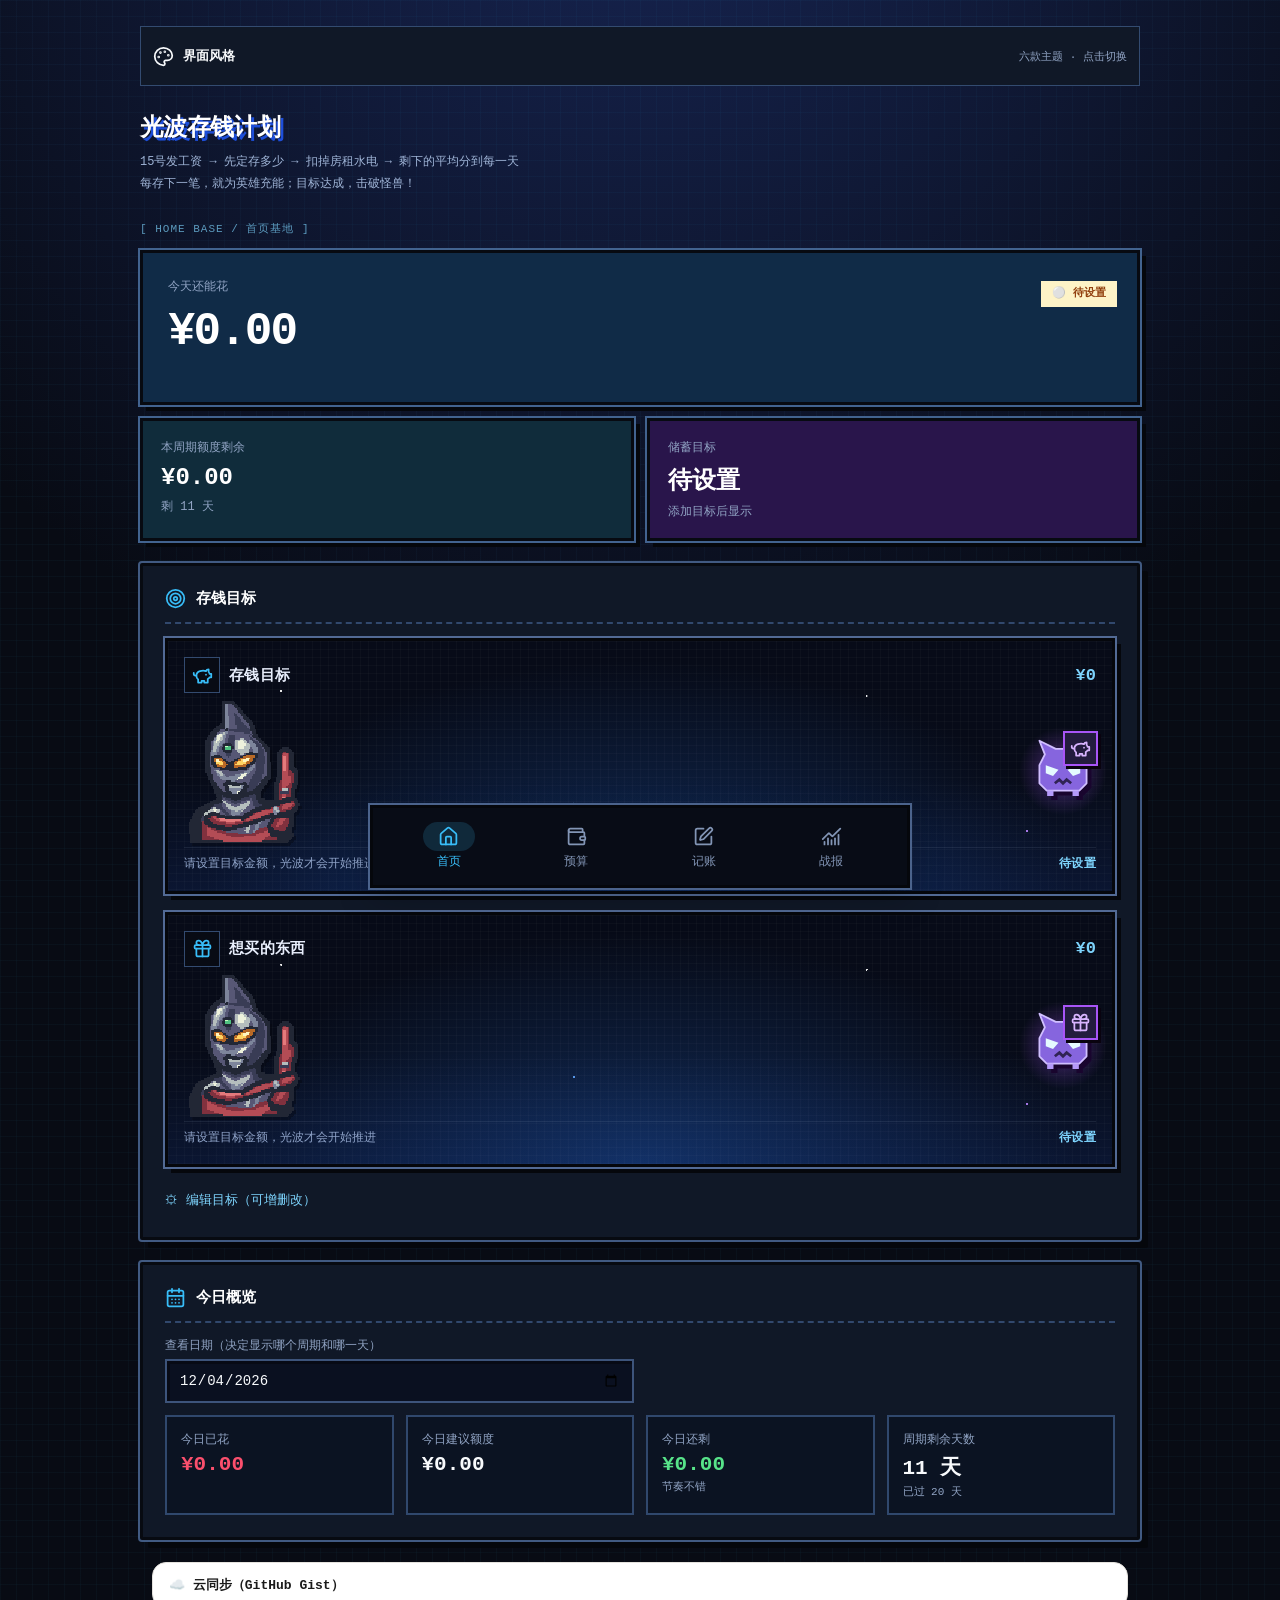
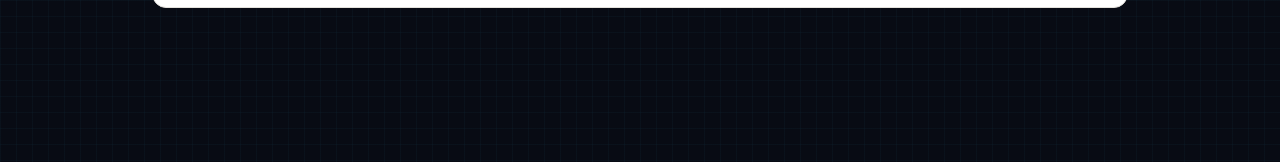
<file: apps/savings.html>
<!DOCTYPE html>
<html lang="zh-CN">
<head>
<meta charset="UTF-8">
<meta name="viewport" content="width=device-width, initial-scale=1.0">
<meta name="theme-color" content="#080b14">
<meta name="description" content="光波存钱计划 - 用发薪周期管理每日额度，把存钱变成打败怪兽的游戏">
<meta name="apple-mobile-web-app-capable" content="yes">
<meta name="apple-mobile-web-app-status-bar-style" content="black-translucent">
<meta name="apple-mobile-web-app-title" content="光波存钱">
<link rel="icon" href="data:image/svg+xml,%3Csvg xmlns='http://www.w3.org/2000/svg' viewBox='0 0 100 100'%3E%3Ctext y='.9em' font-size='90'%3E%E2%9A%A1%3C/text%3E%3C/svg%3E">
<title>光波存钱计划</title>
<style>
  :root{
    --primary:#2563eb;
    --primary-soft:#dbeafe;
    --bg:#eef3fb;
    --card:#ffffff;
    --text:#1e293b;
    --muted:#64748b;
    --border:#e2e8f0;
    --danger:#ef4444;
    --success:#16a34a;
    --warn:#f59e0b;
    --radius:18px;
  }
  *{box-sizing:border-box;}
  body{
    margin:0;
    font-family:-apple-system,BlinkMacSystemFont,"Segoe UI",Roboto,
      "PingFang SC","Microsoft YaHei",sans-serif;
    color:var(--text);
    background:
      radial-gradient(1200px 500px at 50% -150px,#dbeafe 0%,rgba(219,234,254,0) 70%),
      var(--bg);
    min-height:100vh;
  }
  .app{max-width:1000px;margin:0 auto;padding:22px 16px 60px;}
  header{text-align:center;margin-bottom:18px;}
  h1{
    font-size:26px;margin:0 0 6px;letter-spacing:.5px;
    background:linear-gradient(90deg,#2563eb,#06b6d4);
    -webkit-background-clip:text;background-clip:text;color:transparent;
  }
  .sub{color:var(--muted);font-size:13px;line-height:1.7;}

  .card{
    background:var(--card);
    border:1px solid var(--border);
    border-radius:var(--radius);
    padding:18px;
    margin-bottom:16px;
    box-shadow:0 6px 20px rgba(37,99,235,.06);
  }
  .card h2{
    font-size:15px;margin:0 0 14px;
    display:flex;align-items:center;gap:8px;
    color:#0f172a;
  }
  .card h2 .dot{
    width:8px;height:8px;border-radius:50%;
    background:linear-gradient(135deg,#2563eb,#06b6d4);
    box-shadow:0 0 8px rgba(37,99,235,.6);
  }

  .grid{display:grid;gap:12px;}
  .cols-2{grid-template-columns:repeat(2,minmax(0,1fr));}
  .cols-3{grid-template-columns:repeat(3,minmax(0,1fr));}
  .cols-4{grid-template-columns:repeat(4,minmax(0,1fr));}
  @media(max-width:760px){
    .cols-2,.cols-3,.cols-4{grid-template-columns:1fr;}
  }

  label{display:block;font-size:12px;color:var(--muted);margin-bottom:5px;}
  input,select{
    width:100%;padding:10px 12px;
    border:1px solid var(--border);border-radius:10px;
    font-size:14px;background:#fff;color:var(--text);
    transition:.15s;
  }
  input:focus,select:focus{
    outline:none;border-color:#93c5fd;
    box-shadow:0 0 0 3px rgba(147,197,253,.35);
  }
  button{
    padding:10px 16px;border:none;border-radius:10px;
    background:linear-gradient(135deg,#2563eb,#3b82f6);
    color:#fff;font-size:14px;font-weight:500;cursor:pointer;
    transition:.15s;
  }
  button:hover{filter:brightness(1.06);transform:translateY(-1px);}
  button:active{transform:translateY(0);}
  button.ghost{background:#f1f5f9;color:#334155;}
  button.danger{background:linear-gradient(135deg,#ef4444,#f87171);}
  button.mini{padding:6px 10px;font-size:12px;border-radius:8px;}
  .actions{display:flex;flex-wrap:wrap;gap:8px;margin-top:12px;}

  /* ============================================================
     战斗舞台
     ============================================================ */
  .stage{
    position:relative;
    border-radius:16px;
    overflow:hidden;
    background:
      radial-gradient(ellipse 60% 100% at 8% 50%, rgba(56,189,248,.14), transparent 70%),
      radial-gradient(ellipse 60% 100% at 95% 50%, rgba(168,85,247,.16), transparent 70%),
      linear-gradient(180deg,#050810 0%,#0a1020 55%,#070c17 100%);
    border:1px solid #1a2540;
    padding:14px 16px 10px;
    margin-bottom:14px;
    box-shadow:
      inset 0 1px 0 rgba(148,163,184,.08),
      0 8px 28px rgba(2,6,23,.35);
  }
  /* 星空 */
  .stage::before{
    content:'';
    position:absolute;inset:0;
    background-image:
      radial-gradient(1px 1px at 8% 22%, rgba(255,255,255,.9), transparent),
      radial-gradient(1px 1px at 22% 68%, rgba(186,230,253,.9), transparent),
      radial-gradient(1px 1px at 38% 18%, rgba(255,255,255,.6), transparent),
      radial-gradient(1px 1px at 52% 82%, rgba(255,255,255,.5), transparent),
      radial-gradient(1px 1px at 66% 28%, rgba(196,181,253,.8), transparent),
      radial-gradient(1px 1px at 78% 72%, rgba(255,255,255,.7), transparent),
      radial-gradient(1px 1px at 88% 38%, rgba(147,197,253,.8), transparent),
      radial-gradient(1px 1px at 94% 82%, rgba(255,255,255,.5), transparent),
      radial-gradient(1px 1px at 14% 88%, rgba(255,255,255,.6), transparent);
    opacity:.9;pointer-events:none;
  }
  /* 地平线光带 */
  .stage::after{
    content:'';
    position:absolute;left:0;right:0;bottom:0;height:45%;
    background:linear-gradient(0deg, rgba(37,99,235,.12), transparent);
    pointer-events:none;
  }
  .stage.done{
    background:
      radial-gradient(ellipse 60% 100% at 8% 50%, rgba(56,189,248,.12), transparent 70%),
      radial-gradient(ellipse 60% 100% at 95% 50%, rgba(74,222,128,.18), transparent 70%),
      linear-gradient(180deg,#04120c 0%,#071a14 55%,#05120e 100%);
    border-color:#14532d;
  }

  .stage-head{
    position:relative;z-index:3;
    display:flex;align-items:center;gap:10px;
    margin-bottom:6px;flex-wrap:wrap;
  }
  .stage-emoji{
    width:30px;height:30px;border-radius:9px;
    display:flex;align-items:center;justify-content:center;
    font-size:17px;
    background:linear-gradient(135deg,rgba(56,189,248,.18),rgba(168,85,247,.22));
    border:1px solid rgba(148,163,184,.22);
  }
  .stage-name{
    font-weight:600;font-size:14.5px;color:#e8eefc;
    letter-spacing:.3px;
  }
  .stage-num{
    margin-left:auto;
    font-size:12.5px;color:#8fa3c8;
    font-variant-numeric:tabular-nums;
    display:flex;align-items:baseline;gap:4px;
  }
  .stage-num b{
    color:#7dd3fc;font-size:16px;
    text-shadow:0 0 12px rgba(125,211,252,.7);
  }
  .stage-num .tot{color:#64748b;}
  .done-tag{
    display:inline-flex;align-items:center;gap:3px;
    background:rgba(34,197,94,.15);
    border:1px solid rgba(34,197,94,.4);
    color:#4ade80;
    font-size:11px;font-weight:700;
    padding:2px 8px;border-radius:999px;
    text-shadow:0 0 8px rgba(74,222,128,.8);
  }

  /* 战场主体 */
  .arena{
    position:relative;z-index:3;
    display:flex;align-items:center;
    height:82px;
  }

  /* --- 奥特曼 --- */
  .fighter-ultra{
    position:relative;flex:0 0 62px;height:82px;
    display:flex;align-items:center;justify-content:center;
    z-index:4;
    animation:bob 2.8s ease-in-out infinite;
  }
  @keyframes bob{
    0%,100%{transform:translateY(0);}
    50%{transform:translateY(-4px);}
  }
  .fighter-ultra::before{
    content:'';
    position:absolute;inset:-16px -8px;
    background:radial-gradient(circle at 50% 45%, rgba(56,189,248,.38), transparent 65%);
    animation:auraPulse 2.6s ease-in-out infinite;
    pointer-events:none;
  }
  @keyframes auraPulse{
    0%,100%{opacity:.7;transform:scale(.96);}
    50%{opacity:1;transform:scale(1.06);}
  }
  .fighter-ultra svg{
    position:relative;
    width:54px;height:74px;
    filter:drop-shadow(0 0 8px rgba(56,189,248,.55));
  }

  /* --- 光束轨道 --- */
  .beam-track{
    position:relative;flex:1;height:82px;min-width:30px;
    z-index:2;
  }
  .beam{
    position:absolute;left:0;top:50%;
    height:82px;
    transform:translateY(-50%);
    transition:width 1.1s cubic-bezier(.4,0,.2,1);
    pointer-events:none;
  }
  .beam .halo{
    position:absolute;top:50%;left:-14px;right:-14px;
    height:56px;transform:translateY(-50%);
    border-radius:999px;
    background:linear-gradient(90deg,
      rgba(34,211,238,0),
      rgba(34,211,238,.38) 35%,
      rgba(96,165,250,.5) 70%,
      rgba(165,243,252,.55));
    filter:blur(20px);
    animation:haloPulse 2s ease-in-out infinite;
  }
  @keyframes haloPulse{
    0%,100%{opacity:.75;}
    50%{opacity:1;}
  }
  .beam .glow{
    position:absolute;top:50%;left:0;right:0;
    height:18px;transform:translateY(-50%);
    border-radius:999px;
    background:linear-gradient(90deg,
      rgba(34,211,238,.25),
      #22d3ee 35%,
      #60a5fa 68%,
      #a5f3fc 100%);
    filter:blur(6px);
  }
  .beam .core{
    position:absolute;top:50%;left:0;right:0;
    height:5px;transform:translateY(-50%);
    border-radius:999px;
    overflow:hidden;
    background:linear-gradient(90deg,
      #22d3ee,
      #60a5fa 30%,
      #ffffff 72%,
      #fef9c3 100%);
    box-shadow:
      0 0 6px #ffffff,
      0 0 14px #38bdf8,
      0 0 30px #0ea5e9,
      0 0 55px rgba(56,189,248,.6);
    animation:flicker 1.6s ease-in-out infinite;
  }
  @keyframes flicker{
    0%,100%{opacity:1;}
    47%{opacity:.92;}
    53%{opacity:.98;}
  }
  /* 能量流动 */
  .beam .core::after{
    content:'';
    position:absolute;top:0;bottom:0;
    width:38%;
    background:linear-gradient(90deg,
      transparent,
      rgba(255,255,255,.95),
      transparent);
    animation:flow 1.25s linear infinite;
  }
  @keyframes flow{
    0%{transform:translateX(-100%);}
    100%{transform:translateX(360%);}
  }
  /* 尖端光球 */
  .beam .tip{
    position:absolute;right:-24px;top:50%;
    width:48px;height:48px;border-radius:50%;
    transform:translateY(-50%);
    background:radial-gradient(circle,
      #ffffff 0%,
      #fef9c3 14%,
      #fde047 28%,
      #38bdf8 52%,
      rgba(56,189,248,0) 74%);
    animation:tipPulse .85s ease-in-out infinite;
  }
  @keyframes tipPulse{
    0%,100%{transform:translateY(-50%) scale(.9);opacity:.85;}
    50%{transform:translateY(-50%) scale(1.15);opacity:1;}
  }
  /* 横向飞散火花 */
  .beam .spark{
    position:absolute;top:50%;
    width:3px;height:3px;border-radius:50%;
    background:#fff;
    box-shadow:0 0 6px #fff,0 0 14px #38bdf8;
  }
  .beam .spark.s1{animation:spark 2s linear infinite;animation-delay:0s;}
  .beam .spark.s2{animation:spark 2s linear infinite;animation-delay:.7s;}
  .beam .spark.s3{animation:spark 2s linear infinite;animation-delay:1.3s;}
  @keyframes spark{
    0%{left:0;opacity:0;}
    12%{opacity:1;}
    85%{opacity:1;}
    100%{left:100%;opacity:0;}
  }

  /* --- 怪兽 --- */
  .fighter-monster{
    position:relative;flex:0 0 66px;height:82px;
    display:flex;align-items:center;justify-content:center;
    z-index:4;
  }
  .fighter-monster::before{
    content:'';
    position:absolute;inset:-10px;
    background:radial-gradient(circle at 50% 50%, rgba(168,85,247,.42), transparent 66%);
    animation:auraPulse 2.2s ease-in-out infinite;
    pointer-events:none;
  }
  .monster-emoji{
    position:relative;
    font-size:42px;line-height:1;
    filter:drop-shadow(0 0 12px rgba(192,132,252,.95))
           drop-shadow(0 0 24px rgba(168,85,247,.6));
    animation:monsterFloat 2.6s ease-in-out infinite;
    transition:filter .6s, transform .6s, opacity .6s;
  }
  @keyframes monsterFloat{
    0%,100%{transform:translateY(0) rotate(-3deg);}
    50%{transform:translateY(-6px) rotate(3deg);}
  }
  /* 受击 */
  .stage.done .monster-emoji{
    filter:grayscale(1) brightness(.55);
    transform:scale(.88);
    animation:none;
  }
  .stage.done .fighter-monster::before{
    background:radial-gradient(circle at 50% 50%, rgba(74,222,128,.5), transparent 66%);
  }
  /* 胜利爆发 */
  .stage.done .fighter-monster::after{
    content:'';
    position:absolute;inset:0;
    border-radius:50%;
    background:radial-gradient(circle, rgba(74,222,128,.75), transparent 70%);
    animation:burst 1.1s ease-out;
  }
  @keyframes burst{
    0%{transform:scale(.4);opacity:1;}
    100%{transform:scale(2.4);opacity:0;}
  }

  /* 底部信息 */
  .stage-foot{
    position:relative;z-index:3;
    display:flex;justify-content:space-between;align-items:center;
    font-size:12px;color:#8fa3c8;
    margin-top:4px;padding-top:6px;
    border-top:1px solid rgba(148,163,184,.12);
  }
  .stage-foot .pct{
    font-weight:800;font-size:15px;letter-spacing:.5px;
    color:#7dd3fc;
    text-shadow:0 0 14px rgba(125,211,252,.9),0 0 30px rgba(56,189,248,.5);
    font-variant-numeric:tabular-nums;
  }
  .stage.done .stage-foot .pct{
    color:#4ade80;
    text-shadow:0 0 14px rgba(74,222,128,.9),0 0 30px rgba(34,197,94,.5);
  }

  /* 目标编辑 */
  details.editor{margin-top:6px;}
  details.editor summary{
    cursor:pointer;font-size:13px;color:var(--primary);
    list-style:none;padding:6px 0;user-select:none;
  }
  details.editor summary::-webkit-details-marker{display:none;}
  details.editor summary::before{content:"⚙ ";}
  .goal-row{
    display:grid;
    grid-template-columns:56px 1.2fr 1fr 1fr 1fr .8fr auto;
    gap:8px;align-items:end;
    padding:10px 0;border-bottom:1px dashed var(--border);
  }
  @media(max-width:760px){
    .goal-row{grid-template-columns:56px 1fr;row-gap:8px;}
    .goal-row .del{grid-column:span 2;justify-self:end;}
  }
  .goal-row .del{background:#fee2e2;color:#b91c1c;}

  .fixed-row{
    display:grid;grid-template-columns:1.3fr 1fr auto;gap:8px;
    align-items:end;padding:8px 0;border-bottom:1px dashed var(--border);
  }
  .hero-grid{display:grid;grid-template-columns:repeat(3,1fr);gap:12px;margin-bottom:16px;}
  .hero-stat{padding:18px;border-radius:16px;color:#fff;min-height:104px;
    background:linear-gradient(135deg,#0f172a,#1e3a8a);box-shadow:0 10px 28px rgba(15,23,42,.18);}
  .hero-stat:nth-child(2){background:linear-gradient(135deg,#172554,#0369a1);}
  .hero-stat:nth-child(3){background:linear-gradient(135deg,#3b0764,#6d28d9);}
  .hero-stat .lb{font-size:12px;opacity:.78}.hero-stat .vl{font-size:27px;font-weight:800;margin-top:8px;}
  .health{display:inline-flex;align-items:center;gap:6px;padding:5px 10px;border-radius:999px;
    font-size:12px;font-weight:700;margin-top:8px;background:#dcfce7;color:#166534;}
  .health.warn{background:#fef3c7;color:#92400e}.health.bad{background:#fee2e2;color:#991b1b;}
  .hp-line{height:5px;background:rgba(255,255,255,.13);border-radius:99px;overflow:hidden;margin-top:7px;}
  .hp-line>div{height:100%;background:linear-gradient(90deg,#a855f7,#ef4444);transition:width .5s;}
  .backup-note{font-size:12px;color:var(--muted);line-height:1.7;margin-top:10px;}
  @media(max-width:760px){
    .hero-grid{grid-template-columns:1fr}.fixed-row{grid-template-columns:1fr 1fr auto}
  }

  /* 概览小卡 */
  .stat{
    background:linear-gradient(180deg,#f8fafc,#f1f5f9);
    border-radius:14px;padding:14px;
  }
  .stat .lb{font-size:12px;color:var(--muted);}
  .stat .vl{font-size:21px;font-weight:700;margin-top:5px;
    font-variant-numeric:tabular-nums;}
  .stat .hint{font-size:11px;color:var(--muted);margin-top:3px;}
  .pos{color:var(--success);}
  .neg{color:var(--danger);}
  .warnc{color:var(--warn);}

  .quota-box{
    margin-top:14px;padding:16px;border-radius:16px;
    background:linear-gradient(135deg,#eff6ff,#e0f2fe);
    border:1px solid #bfdbfe;text-align:center;
  }
  .quota-box .lb{font-size:12px;color:var(--muted);}
  .quota-box .big{
    font-size:34px;font-weight:800;color:var(--primary);
    margin:6px 0;letter-spacing:-.5px;
    font-variant-numeric:tabular-nums;
  }
  .quota-box .sm{font-size:12px;color:var(--muted);}
  .quota-box.over{background:linear-gradient(135deg,#fef2f2,#fee2e2);border-color:#fecaca;}
  .quota-box.over .big{color:var(--danger);}

  .cycle-banner{
    background:linear-gradient(135deg,#eff6ff,#f0f9ff);
    border:1px solid #dbeafe;border-radius:12px;
    padding:11px 14px;font-size:13px;color:#1e3a8a;
    margin-bottom:14px;line-height:1.7;
  }

  .progress{height:10px;background:#e5e7eb;border-radius:999px;overflow:hidden;margin-top:8px;}
  .progress>div{height:100%;border-radius:999px;
    background:linear-gradient(90deg,#2563eb,#06b6d4);
    transition:width .6s cubic-bezier(.4,0,.2,1);}
  .plabel{display:flex;justify-content:space-between;font-size:12px;color:var(--muted);}

  .bar-row{display:flex;align-items:center;gap:10px;margin-bottom:9px;font-size:13px;}
  .bar-row .nm{width:66px;flex:none;color:#334155;}
  .bar-row .bar{flex:1;height:9px;background:#e5e7eb;border-radius:999px;overflow:hidden;}
  .bar-row .bar>div{height:100%;border-radius:999px;
    background:linear-gradient(90deg,#60a5fa,#38bdf8);}
  .bar-row .amt{width:88px;text-align:right;flex:none;color:var(--muted);
    font-variant-numeric:tabular-nums;}

  table{width:100%;border-collapse:collapse;font-size:13px;}
  th,td{padding:9px 6px;border-bottom:1px solid var(--border);text-align:left;}
  th{color:var(--muted);font-weight:500;font-size:12px;}
  tr:last-child td{border-bottom:none;}

  .empty{color:var(--muted);font-size:13px;padding:10px 0;text-align:center;}
  .report p{margin:7px 0;line-height:1.8;font-size:13.5px;}
  .report b{color:var(--primary);}

  /* ============================================================
     连击特效
     ============================================================ */
  .combo-banner{
    position:fixed;left:50%;top:38%;
    transform:translate(-50%,-50%) scale(.6);
    background:linear-gradient(135deg,rgba(34,197,94,.95),rgba(56,189,248,.95));
    color:#fff;
    padding:18px 36px;border-radius:18px;
    font-size:22px;font-weight:800;letter-spacing:1px;
    box-shadow:0 20px 60px rgba(34,197,94,.5),0 0 0 6px rgba(255,255,255,.4);
    z-index:9999;pointer-events:none;
    opacity:0;
    text-shadow:0 2px 8px rgba(0,0,0,.3);
  }
  .combo-banner.show{
    animation:comboPop 2.4s cubic-bezier(.34,1.56,.64,1);
  }
  .combo-banner .small{
    display:block;font-size:13px;font-weight:500;
    margin-top:6px;opacity:.95;letter-spacing:0;
    text-shadow:0 1px 4px rgba(0,0,0,.25);
  }
  @keyframes comboPop{
    0%{opacity:0;transform:translate(-50%,-50%) scale(.4) rotate(-8deg);}
    18%{opacity:1;transform:translate(-50%,-50%) scale(1.15) rotate(2deg);}
    28%{transform:translate(-50%,-50%) scale(1) rotate(0);}
    78%{opacity:1;transform:translate(-50%,-50%) scale(1) rotate(0);}
    100%{opacity:0;transform:translate(-50%,-55%) scale(.95) rotate(0);}
  }
  .combo-flash{
    position:fixed;inset:0;
    background:radial-gradient(circle at 50% 40%, rgba(34,197,94,.35), transparent 60%);
    pointer-events:none;z-index:9998;opacity:0;
  }
  .combo-flash.show{animation:flash 1.4s ease-out;}
  @keyframes flash{
    0%{opacity:0;}
    20%{opacity:1;}
    100%{opacity:0;}
  }

  /* ============================================================
     周期趋势图
     ============================================================ */
  .trend-card{
    background:linear-gradient(180deg,#f8fafc,#f1f5f9);
    border-radius:14px;padding:14px;margin-top:12px;
  }
  .trend-title{
    display:flex;justify-content:space-between;align-items:baseline;
    margin-bottom:8px;
  }
  .trend-title .lb{font-size:12px;color:var(--muted);}
  .trend-title .legend{font-size:11px;color:var(--muted);}
  .trend-title .legend i{
    display:inline-block;width:10px;height:10px;border-radius:2px;
    margin:0 4px 0 8px;vertical-align:middle;
  }
  .trend-title .legend i.exp{background:linear-gradient(90deg,#f97316,#ef4444);}
  .trend-title .legend i.save{background:linear-gradient(90deg,#2563eb,#06b6d4);}
  .trend-chart{
    position:relative;height:140px;
    display:flex;align-items:flex-end;gap:8px;
    padding:6px 4px 18px;border-bottom:1px dashed var(--border);
  }
  .trend-col{
    flex:1;min-width:0;display:flex;flex-direction:column;
    align-items:center;justify-content:flex-end;
    position:relative;height:100%;
  }
  .trend-col .bars{
    display:flex;gap:2px;align-items:flex-end;
    width:100%;height:100%;justify-content:center;
  }
  .trend-col .bar{
    width:46%;border-radius:4px 4px 0 0;
    transition:height .6s cubic-bezier(.4,0,.2,1);
    position:relative;
  }
  .trend-col .bar.exp{background:linear-gradient(180deg,#fb923c,#ef4444);}
  .trend-col .bar.save{background:linear-gradient(180deg,#60a5fa,#2563eb);}
  .trend-col .bar:hover{filter:brightness(1.1);}
  .trend-col .bar .tip{
    position:absolute;left:50%;top:-22px;transform:translateX(-50%);
    background:#0f172a;color:#fff;font-size:10px;
    padding:2px 6px;border-radius:6px;white-space:nowrap;
    opacity:0;pointer-events:none;transition:opacity .15s;
  }
  .trend-col .bar:hover .tip{opacity:1;}
  .trend-col .x{
    position:absolute;bottom:-16px;left:50%;transform:translateX(-50%);
    font-size:10px;color:var(--muted);white-space:nowrap;
  }
  .trend-summary{
    display:grid;grid-template-columns:repeat(3,1fr);
    gap:10px;margin-top:18px;font-size:12px;
  }
  .trend-summary .ts-box{
    background:#fff;border-radius:10px;padding:10px;
    border:1px solid var(--border);
  }
  .trend-summary .ts-box .lb{color:var(--muted);font-size:11px;}
  .trend-summary .ts-box .vl{
    font-weight:700;font-size:15px;margin-top:3px;
    font-variant-numeric:tabular-nums;
  }
  .trend-summary .ts-box .vl.pos{color:var(--success);}
  .trend-summary .ts-box .vl.neg{color:var(--danger);}

  @media(max-width:760px){
    .trend-summary{grid-template-columns:1fr;}
  }

  /* ============================================================
     PIXEL QUEST 主题：硬边、点阵、街机 HUD
     ============================================================ */
  :root{
    --primary:#38bdf8;--primary-soft:#102a43;--bg:#080b14;--card:#101827;
    --text:#f8fafc;--muted:#91a4c4;--border:#334b70;--danger:#fb4f6d;
    --success:#57e389;--warn:#ffd166;--radius:2px;
  }
  body{
    font-family:"SFMono-Regular",Consolas,"Liberation Mono","PingFang SC","Microsoft YaHei",monospace;
    background-color:#080b14;
    background-image:
      linear-gradient(rgba(56,189,248,.035) 1px,transparent 1px),
      linear-gradient(90deg,rgba(56,189,248,.035) 1px,transparent 1px),
      radial-gradient(circle at 50% -10%,#172554 0,transparent 45%);
    background-size:16px 16px,16px 16px,100% 100%;
  }
  .app{max-width:940px;padding-top:26px}
  header{padding:22px 14px;border:4px solid #0b0f19;outline:2px solid #4d6a9b;
    background:#111a2b;box-shadow:8px 8px 0 #05070c;margin:0 4px 24px;text-align:left;}
  h1{font-size:27px;line-height:1.25;color:#fff;background:none;text-shadow:3px 3px 0 #1d4ed8;}
  h1::before{content:"▶ ";color:#ffd166}.sub{color:#9fb4d6;margin-top:8px}
  .card{background:#101827;border:3px solid #070a11;outline:2px solid #415a82;border-radius:2px;
    box-shadow:8px 8px 0 #05070c;padding:18px;margin:0 4px 24px;}
  .card h2{color:#fff;font-size:16px;text-transform:uppercase;letter-spacing:1px;
    padding-bottom:11px;border-bottom:2px dashed #31486d;}
  .card h2 .dot{width:10px;height:10px;border-radius:0;background:#38bdf8;
    box-shadow:3px 0 #2563eb,0 3px #2563eb,0 0 10px #38bdf8;}
  input,select{border:2px solid #3d547b;border-radius:0;background:#0a1020;color:#f8fafc;
    box-shadow:inset 3px 3px 0 rgba(0,0,0,.35);}
  input:focus,select:focus{border-color:#38bdf8;box-shadow:0 0 0 2px #0a1020,0 0 0 4px #38bdf8;}
  button{border:2px solid #7dd3fc;border-radius:0;background:#1d4ed8;box-shadow:4px 4px 0 #07112c;
    font-family:inherit;text-transform:uppercase;letter-spacing:.4px;}
  button:hover{filter:brightness(1.15);transform:translate(-1px,-1px);box-shadow:5px 5px 0 #07112c;}
  button:active{transform:translate(3px,3px);box-shadow:1px 1px 0 #07112c;}
  button.ghost{background:#172033;color:#c7d8f5;border-color:#4a638d}
  button.danger{background:#9f1239;border-color:#fb7185}.mini{border-radius:0!important}
  .hero-stat{border-radius:0;border:3px solid #070a11;outline:2px solid #42638f;
    box-shadow:6px 6px 0 #05070c;background:#102b47!important;}
  .hero-stat:nth-child(2){background:#102c3b!important}.hero-stat:nth-child(3){background:#29154b!important}
  .health,.done-tag{border-radius:0!important}.stat,.trend-card,.trend-summary .ts-box,.quota-box,.cycle-banner{
    border-radius:0;background:#0b1322;border:2px solid #30486d;color:var(--text);}
  .stat .lb,.stat .hint,.quota-box .lb,.quota-box .sm{color:#91a4c4}
  .quota-box .big{color:#67e8f9;text-shadow:2px 2px 0 #164e63}
  .progress,.bar-row .bar{border-radius:0;background:#050913;border:1px solid #31486d;height:12px}
  .progress>div,.bar-row .bar>div{border-radius:0;background:repeating-linear-gradient(90deg,#38bdf8 0 9px,#0ea5e9 9px 12px)}
  .stage{border-radius:0;border:3px solid #05070c;outline:2px solid #526a95;
    box-shadow:6px 6px 0 #05070c;padding:14px 14px 11px;
    background-color:#070b18;
    background-image:linear-gradient(rgba(255,255,255,.025) 1px,transparent 1px),
      linear-gradient(90deg,rgba(255,255,255,.025) 1px,transparent 1px),
      radial-gradient(ellipse at 50% 100%,#102a55 0,transparent 65%);
    background-size:8px 8px,8px 8px,100% 100%;}
  .stage::before{background-image:radial-gradient(2px 2px at 12% 20%,#fff 50%,transparent 55%),
    radial-gradient(2px 2px at 43% 65%,#60a5fa 50%,transparent 55%),
    radial-gradient(2px 2px at 74% 22%,#fff 50%,transparent 55%),
    radial-gradient(2px 2px at 91% 76%,#c084fc 50%,transparent 55%);}
  .stage-emoji{border-radius:0;background:#19233b;border:2px solid #425a84}
  .fighter-ultra{animation:pixelBob 1.2s steps(2,end) infinite}.fighter-ultra svg{image-rendering:pixelated;
    filter:drop-shadow(4px 4px 0 #02040a) drop-shadow(0 0 6px #38bdf8)}
  @keyframes pixelBob{0%,100%{transform:translateY(0)}50%{transform:translateY(-4px)}}
  .beam .core,.beam .glow{border-radius:0}.beam .core{height:8px;margin-top:-4px;
    background:repeating-linear-gradient(90deg,#fff 0 7px,#67e8f9 7px 12px)}
  .beam .tip{border-radius:0;transform:translateY(-50%) rotate(45deg)}
  .hp-line{height:9px;border-radius:0;border:1px solid #6d3b66;background:#090510}
  .hp-line>div{background:repeating-linear-gradient(90deg,#fb4f6d 0 8px,#be123c 8px 11px)}
  .monster-emoji{font-family:monospace;font-size:38px;filter:drop-shadow(4px 4px 0 #19052e)!important;
    animation:pixelBob 1s steps(2,end) infinite!important}
  .reward-icon{position:absolute;right:-2px;top:1px;z-index:6;font-size:20px;background:#20103c;
    border:2px solid #a855f7;padding:2px;box-shadow:3px 3px 0 #09030f;line-height:1;}
  .reward-icon::before{content:"UNLOCK";position:absolute;right:0;top:-11px;font-size:6px;color:#d8b4fe;letter-spacing:.5px}
  .stage.done .monster-emoji{animation:none!important;filter:grayscale(1) brightness(.55)!important}
  .stage.done .reward-icon{border-color:#57e389;background:#0d2c1a;filter:none;transform:scale(1.08)}
  table{color:#dce8fb}th,td{border-bottom:1px dashed #31486d}.empty{color:#91a4c4}
  details.editor summary{color:#7dd3fc}.goal-row,.fixed-row{border-bottom-color:#31486d}
  @media(max-width:760px){h1{font-size:22px}.app{padding:14px 12px 48px}.card{padding:15px}.arena{height:88px}}

  /* App 分页导航 */
  [data-page]{display:none!important}
  [data-page].page-active{display:block!important;animation:pageIn .18s steps(3,end)}
  .hero-grid.page-active{display:grid!important}
  @keyframes pageIn{from{opacity:.35;transform:translateY(6px)}to{opacity:1;transform:none}}
  .app{padding-bottom:116px}
  .game-nav{
    position:fixed;z-index:9000;left:50%;bottom:14px;transform:translateX(-50%);
    width:min(620px,calc(100% - 24px));display:grid;grid-template-columns:repeat(4,1fr);
    padding:7px;background:#080c16;border:3px solid #05070c;outline:2px solid #4b638c;
    box-shadow:6px 6px 0 rgba(0,0,0,.78);
  }
  .game-nav button{
    min-width:0;padding:8px 3px;border:0;border-right:1px solid #2d4266;background:transparent;
    box-shadow:none;color:#8295b5;font-size:11px;line-height:1.3;letter-spacing:0;
  }
  .game-nav button:last-child{border-right:0}
  .game-nav button:hover{transform:none;box-shadow:none}
  .game-nav button[aria-selected="true"]{color:#fff;background:#17345c;box-shadow:inset 0 -3px #38bdf8}
  .game-nav .nav-icon{display:block;font-size:20px;margin-bottom:2px;filter:grayscale(1)}
  .game-nav button[aria-selected="true"] .nav-icon{filter:none}
  .page-label{display:none;margin:0 4px 14px;color:#7dd3fc;font-size:12px;letter-spacing:1px}
  .page-label.page-active{display:block!important}
  @media(min-width:761px){.game-nav{bottom:20px}.game-nav button{font-size:12px;padding:10px 5px}}

/* Six complete, offline themes */
.theme-picker{position:sticky;top:0;z-index:8000;background:var(--card);border:1px solid var(--border);padding:12px;margin:0 4px 20px;box-shadow:0 4px 18px #0003;color:var(--text)}
.theme-options{display:grid;grid-template-columns:repeat(6,1fr);gap:8px;margin-top:9px}
.theme-options button{background:var(--bg)!important;color:var(--text)!important;border:2px solid var(--border);box-shadow:none!important;padding:10px 4px;font-size:12px;min-height:44px;transform:none!important}
.theme-options button[aria-pressed=true]{border-color:var(--primary);color:var(--primary)!important;outline:1px solid var(--primary)}
.theme-caption{font-size:12px;margin-top:9px;color:var(--muted)}
@media(max-width:600px){.theme-options{grid-template-columns:repeat(3,1fr);gap:6px}.theme-picker{padding:9px}.theme-options button{padding:7px 2px}.theme-caption{font-size:11px}}
body:not([data-theme=pixel]){font-family:-apple-system,BlinkMacSystemFont,'Segoe UI','Microsoft YaHei',sans-serif;background:var(--scene);background-attachment:fixed;--shadow:0 12px 35px #0003;--edge:1px solid var(--border);--curve:18px}
body:not([data-theme=pixel]) header,body:not([data-theme=pixel]) .card,body:not([data-theme=pixel]) .hero-stat,body:not([data-theme=pixel]) .game-nav{background:var(--card)!important;border:var(--edge);outline:0;border-radius:var(--curve);box-shadow:var(--shadow);color:var(--text)}
body:not([data-theme=pixel]) h1{color:var(--text);text-shadow:none}body:not([data-theme=pixel]) h1::before{content:'✦ ';color:var(--primary)}
body:not([data-theme=pixel]) .card h2{color:var(--text);border-color:var(--border);letter-spacing:0}
body:not([data-theme=pixel]) .sub,body:not([data-theme=pixel]) .stat .lb,body:not([data-theme=pixel]) .stat .hint,body:not([data-theme=pixel]) .empty,body:not([data-theme=pixel]) .quota-box .sm,body:not([data-theme=pixel]) .quota-box .lb{color:var(--muted)}
body:not([data-theme=pixel]) .stat,body:not([data-theme=pixel]) .quota-box,body:not([data-theme=pixel]) .cycle-banner,body:not([data-theme=pixel]) .trend-card,body:not([data-theme=pixel]) .ts-box{background:var(--bg);border:1px solid var(--border);border-radius:var(--curve);color:var(--text)}
body:not([data-theme=pixel]) input,body:not([data-theme=pixel]) select{background:var(--bg);color:var(--text);border:1px solid var(--border);border-radius:8px;box-shadow:none}
body:not([data-theme=pixel]) button{border:1px solid var(--border);background:var(--primary);color:var(--button-ink,#fff);border-radius:8px;box-shadow:none}
body:not([data-theme=pixel]) button.ghost{background:var(--bg);color:var(--text)}
body:not([data-theme=pixel]) button.danger{background:#be2348;color:white}
body:not([data-theme=pixel]) .hero-stat .vl{color:var(--primary);font-family:monospace}
body:not([data-theme=pixel]) .game-nav button{background:transparent;color:var(--muted);border:0;border-radius:8px}
body:not([data-theme=pixel]) .game-nav button[aria-selected=true]{background:var(--bg);color:var(--primary);box-shadow:inset 0 -3px var(--primary)}
body:not([data-theme=pixel]) .stage{border:1px solid var(--border);outline:0;border-radius:var(--curve);box-shadow:var(--shadow);background:var(--arena,#080e23)}
body:not([data-theme=pixel]) .fighter-ultra{animation:bob 2.8s ease-in-out infinite}
body:not([data-theme=pixel]) .monster-emoji{animation:monsterFloat 2.6s ease-in-out infinite!important}
body:not([data-theme=pixel]) .beam .core{background:linear-gradient(90deg,var(--primary),white);border-radius:99px}
body:not([data-theme=pixel]) .beam .tip{border-radius:50%}
body:not([data-theme=pixel]) .hp-line{border-radius:99px}
body:not([data-theme=pixel]) .hp-line>div{background:linear-gradient(90deg,#a855f7,#fb7185)}
body:not([data-theme=pixel]) table{color:var(--text)}
body:not([data-theme=pixel]) .page-label,body:not([data-theme=pixel]) details.editor summary,body:not([data-theme=pixel]) .quota-box .big{color:var(--primary);text-shadow:none}
body[data-theme=space]{--primary:#22d3ee;--button-ink:#04202a;--bg:#0b1830;--card:#0b142bd9;--text:#edf7ff;--muted:#9bafca;--border:#245170;--scene:radial-gradient(ellipse at 90% 20%,#43186888,transparent 50%),radial-gradient(ellipse at 10% 40%,#07598588,transparent 50%),#050810}
body[data-theme=space] .card{backdrop-filter:blur(12px);box-shadow:0 0 24px #22d3ee15}
body[data-theme=space] .hero-stat .vl{text-shadow:0 0 18px #22d3ee88}
body[data-theme=cyber]{--primary:#00f0ff;--button-ink:#07111c;--bg:#11121f;--card:#0a0a0ff2;--text:#f8f5ff;--muted:#b5aaca;--border:#ff2d9566;--curve:2px;--scene:repeating-linear-gradient(0deg,transparent 0 3px,#00f0ff08 3px 4px),linear-gradient(110deg,#0a0a0f,#24102f)}
body[data-theme=cyber] .card{border-left:3px solid #ff2d95;box-shadow:4px 4px 0 #00f0ff33; border-radius:2px}
body[data-theme=cyber] h1{text-shadow:2px 0 #ff2d95,-2px 0 #00f0ff}
body[data-theme=cyber] .stage{box-shadow:0 0 12px #ff2d9544,inset 0 0 24px #00f0ff11}
body[data-theme=cyber] .beam{filter:drop-shadow(2px 2px 0 #ff2d95)}
body[data-theme=retro]{--primary:#e63946;--bg:#fff8e4;--card:#f5f0e6;--text:#1d3557;--muted:#625e58;--border:#1d3557;--curve:0px;--edge:3px solid #1d3557;--shadow:6px 6px 0 #1d3557;--arena:#ffe8aa;--scene:radial-gradient(#1d355722 1px,transparent 1px) 0 0/6px 6px,#f5f0e6;--success:#187844}
body[data-theme=retro] h1{font-weight:900;text-shadow:2px 2px #ffd60a}
body[data-theme=retro] .stage{background:repeating-conic-gradient(from 0deg at 0% 55%,#ffd60a55 0deg 10deg,transparent 10deg 20deg),#fff0c2}
body[data-theme=retro] .stage-name,body[data-theme=retro] .stage-num b,body[data-theme=retro] .stage-foot,body[data-theme=retro] .stage-foot .pct{color:#1d3557;text-shadow:none}
body[data-theme=retro] .beam{filter:drop-shadow(2px 3px 0 #1d3557)}
body[data-theme=minimal]{--primary:#0071e3;--bg:#f5f5f7;--card:#fff;--text:#1d1d1f;--muted:#6e6e73;--border:#e6e6eb;--curve:22px;--shadow:0 4px 20px #00000005;--arena:#f5f5f7;--scene:#f5f5f7;--success:#168244}
body[data-theme=minimal] .stage-name,body[data-theme=minimal] .stage-num b,body[data-theme=minimal] .stage-foot,body[data-theme=minimal] .stage-foot .pct{color:#1d1d1f;text-shadow:none}
body[data-theme=minimal] .stage::before,body[data-theme=minimal] .stage::after,body[data-theme=minimal] .fighter-ultra::before,body[data-theme=minimal] .fighter-monster::before,body[data-theme=minimal] .beam .halo,body[data-theme=minimal] .beam .glow,body[data-theme=minimal] .beam .spark,body[data-theme=minimal] .beam .tip{display:none}
body[data-theme=minimal] .fighter-ultra,body[data-theme=minimal] .monster-emoji{animation:none!important;filter:none!important}
body[data-theme=minimal] .beam .core{height:3px;box-shadow:none;background:#0071e3}
body[data-theme=minimal] .hero-stat .vl{font-size:32px;font-weight:400;letter-spacing:-1px}
body[data-theme=glass]{--primary:#6444d9;--bg:#f5f0ff85;--card:#ffffff75;--text:#252047;--muted:#625775;--border:#ffffffcc;--curve:24px;--shadow:0 12px 35px #494b9122,inset 0 1px 0 #ffffffdd;--arena:#eff4ff99;--scene:radial-gradient(ellipse at 10% 10%,#93c5fd,transparent 55%),radial-gradient(ellipse at 90% 40%,#f9a8d4,transparent 55%),linear-gradient(145deg,#ddd6fe,#c4b5fd,#a5f3fc);--success:#187b50}
body[data-theme=glass] .card,body[data-theme=glass] header,body[data-theme=glass] .hero-stat,body[data-theme=glass] .game-nav,body[data-theme=glass] .theme-picker{backdrop-filter:blur(22px);-webkit-backdrop-filter:blur(22px)}
body[data-theme=glass] .stage-name,body[data-theme=glass] .stage-num b,body[data-theme=glass] .stage-foot,body[data-theme=glass] .stage-foot .pct{color:#443269;text-shadow:none}
body[data-theme=glass] .beam .core{background:linear-gradient(90deg,#a78bfa,#fff,#67e8f9);box-shadow:0 0 15px #c084fc}
@media(prefers-reduced-motion:reduce){*,*::before,*::after{animation:none!important;transition:none!important;scroll-behavior:auto!important}}


/* Refined interface system / Lucide SVG */
.ui-icon{width:21px;height:21px;flex:none;vertical-align:middle;display:inline-block}
button .ui-icon{width:17px;height:17px;margin-right:7px}
.card h2 .ui-icon{color:var(--primary)}
.theme-picker{position:relative;top:auto;border-radius:14px;margin-bottom:18px;box-shadow:none}
.theme-picker summary{display:flex;align-items:center;gap:9px;list-style:none;cursor:pointer;min-height:34px;font-size:13px;font-weight:600}
.theme-picker summary::-webkit-details-marker{display:none}
.theme-current{margin-left:auto;color:var(--muted);font-size:11px;font-weight:400}
.theme-options{padding-top:8px}.theme-options button{border-radius:8px}
body .app{max-width:1040px;padding-bottom:130px}
body header{background:transparent!important;border:0!important;outline:0;box-shadow:none!important;padding:10px 0 16px;margin-bottom:10px}
body h1{font-size:24px;letter-spacing:-.7px}body h1::before{content:none!important}
body .sub{font-size:12px;line-height:1.8;max-width:520px}
body .card{padding:22px;margin-bottom:22px}
body .card h2{font-size:15px;font-weight:600;letter-spacing:0;padding-bottom:13px;gap:10px}
body:not([data-theme=pixel]):not([data-theme=retro]) .card{box-shadow:0 6px 22px #00000008}
body .hero-grid{grid-template-columns:repeat(2,minmax(0,1fr));gap:13px;margin:0 4px 22px}
body .hero-stat:first-child{grid-column:1/-1;padding:25px;min-height:155px;position:relative}
body .hero-stat:first-child .vl{font-size:46px!important;letter-spacing:-2px;line-height:1.2;margin-top:10px;font-weight:650}
body .hero-stat .vl{font-variant-numeric:tabular-nums;font-size:24px;font-family:inherit!important}
body .hero-stat .lb{opacity:1;color:var(--muted);font-size:12px}
body .hero-stat:first-child .health{position:absolute;right:20px;top:20px;font-size:11px}
body .stage{margin:6px 0 18px;padding:16px}
body .stage-head{gap:9px}body .stage-emoji{width:36px;height:36px;background:var(--bg);color:var(--primary);border:1px solid var(--border);border-radius:10px}
body .reward-icon{color:#d8b4fe;padding:5px;line-height:1;background:#231c3e;border-radius:8px}
body .reward-icon::before{display:none}
body .stage-foot{flex-wrap:wrap;gap:8px;line-height:1.7}
body .stage-foot .pct{font-size:12px;text-shadow:none}
body .stage-num b{font-size:17px;text-shadow:none}
body .game-nav{padding:8px 12px;width:min(540px,calc(100% - 28px));bottom:calc(12px + env(safe-area-inset-bottom));box-shadow:0 12px 35px #0003}
body .game-nav button{min-height:58px;padding:6px;border:0;display:flex;flex-direction:column;align-items:center;justify-content:center;gap:4px}
body .game-nav .nav-icon{display:grid;place-items:center;width:52px;height:29px;margin:0;border-radius:16px;filter:none}
body .game-nav .nav-icon .ui-icon{width:21px;height:21px;margin:0}
body .game-nav button[aria-selected=true]{box-shadow:none!important;background:transparent!important;color:var(--primary)}
body .game-nav button[aria-selected=true] .nav-icon{background:color-mix(in srgb,var(--primary) 16%,transparent)}
body .page-label{font-size:11px;letter-spacing:1px;opacity:.7}
body button:focus-visible,body summary:focus-visible{outline:3px solid var(--primary);outline-offset:3px}
body input,body select{min-height:44px}body button{min-height:40px}
body[data-theme=pixel] .theme-picker,body[data-theme=pixel] .theme-options button,body[data-theme=pixel] .stage-emoji,body[data-theme=pixel] .reward-icon{border-radius:0}
@media(max-width:600px){body .app{padding-left:14px;padding-right:14px}body .card{padding:16px}body .hero-stat{padding:16px}body .hero-stat:first-child{padding:20px}body .hero-stat:first-child .health{position:static;margin-top:12px}body .hero-stat .vl{font-size:21px}body h1{font-size:23px}.theme-current{font-size:10px}body .cols-4{grid-template-columns:repeat(2,minmax(0,1fr))}}


/* Reference-inspired detailed pixel armor and crossed-arm beam pose */
body .arena{height:144px;align-items:center}
body .fighter-ultra{flex:0 0 112px;height:144px;animation:none!important}
body .fighter-ultra svg{width:120px;height:144px;max-width:none;image-rendering:pixelated;filter:drop-shadow(2px 3px 0 #05071066)}
body .fighter-ultra::before{display:none}
body .beam-track{margin-left:-9px;z-index:5}
body .beam .halo{opacity:.45}
@media(max-width:420px){body .arena{height:120px}body .fighter-ultra{flex-basis:94px;height:120px}body .fighter-ultra svg{width:100px;height:120px}body .fighter-monster{flex-basis:56px}}

/* Specium ray: no radial tip, no legacy glow descendants. */
body .specium-ray{position:absolute;left:0;top:50%;height:34px;transform:translateY(-50%);pointer-events:none;transition:width .65s ease;overflow:hidden;filter:drop-shadow(0 0 3px #38bdf866)}
body .specium-ray svg{display:block;width:100%;height:100%}
body .ray-motion{position:absolute;inset:12px 0;background:repeating-linear-gradient(90deg,transparent 0 13px,#ffffff88 13px 17px,transparent 17px 29px);animation:rayTravel .55s linear infinite;opacity:.6}
@keyframes rayTravel{to{background-position:58px 0}}
body .beam-track{margin-left:-8px;min-width:12px;height:82px}
body[data-theme=pixel] .specium-ray svg{shape-rendering:crispEdges}
body[data-theme=minimal] .specium-ray{height:16px;filter:none}
body[data-theme=minimal] .ray-motion{display:none}
@media(prefers-reduced-motion:reduce){body .ray-motion{animation:none}}
</style>
<!-- Lucide icons, ISC license
ISC License

Copyright (c) for portions of Lucide are held by Cole Bemis 2013-2022 as part of Feather (MIT). All other copyright (c) for Lucide are held by Lucide Contributors 2022.

Permission to use, copy, modify, and/or distribute this software for any
purpose with or without fee is hereby granted, provided that the above
copyright notice and this permission notice appear in all copies.

THE SOFTWARE IS PROVIDED "AS IS" AND THE AUTHOR DISCLAIMS ALL WARRANTIES
WITH REGARD TO THIS SOFTWARE INCLUDING ALL IMPLIED WARRANTIES OF
MERCHANTABILITY AND FITNESS. IN NO EVENT SHALL THE AUTHOR BE LIABLE FOR
ANY SPECIAL, DIRECT, INDIRECT, OR CONSEQUENTIAL DAMAGES OR ANY DAMAGES
WHATSOEVER RESULTING FROM LOSS OF USE, DATA OR PROFITS, WHETHER IN AN
ACTION OF CONTRACT, NEGLIGENCE OR OTHER TORTIOUS ACTION, ARISING OUT OF
OR IN CONNECTION WITH THE USE OR PERFORMANCE OF THIS SOFTWARE.

-->
<style>
/* 窄屏布局修正：避免标签与输入框被挤压、日期被拆行 */
@media(max-width:760px){
  .goal-row{grid-template-columns:repeat(2,minmax(0,1fr));}
  .goal-row .del{grid-column:1/-1;justify-self:end;}
}
@media(max-width:480px){
  .goal-row>div:nth-child(5){grid-column:1/-1;}
}
@media(max-width:380px){
  .goal-row{grid-template-columns:1fr;}
  .goal-row>div:nth-child(5){grid-column:auto;}
  .record-form{grid-template-columns:1fr;}
}
.trend-title{flex-wrap:wrap;gap:4px 10px;}
.trend-title .lb{flex:1 1 auto;min-width:0;white-space:nowrap;}
.trend-title .legend{flex:0 0 auto;white-space:nowrap;}
.cycle-banner .nb{white-space:nowrap;}
.health{padding:6px 11px;line-height:1.25;}
</style>
</head>
<body data-theme="pixel">
<div class="app">
<details class="theme-picker" aria-label="界面风格"><summary><svg class="ui-icon" viewBox="0 0 24 24" fill="none" stroke="currentColor" stroke-width="2" stroke-linecap="round" stroke-linejoin="round" aria-hidden="true">
  <circle cx="13.5" cy="6.5" r=".5" fill="currentColor" />
  <circle cx="17.5" cy="10.5" r=".5" fill="currentColor" />
  <circle cx="8.5" cy="7.5" r=".5" fill="currentColor" />
  <circle cx="6.5" cy="12.5" r=".5" fill="currentColor" />
  <path d="M12 2C6.5 2 2 6.5 2 12s4.5 10 10 10c.926 0 1.648-.746 1.648-1.688 0-.437-.18-.835-.437-1.125-.29-.289-.438-.652-.438-1.125a1.64 1.64 0 0 1 1.668-1.668h1.996c3.051 0 5.555-2.503 5.555-5.554C21.965 6.012 17.461 2 12 2z" />
</svg><span>界面风格</span><span class="theme-current">六款主题 · 点击切换</span></summary><div class="theme-options">
<button type="button" data-theme-choice="space" aria-pressed="false">① 暗黑科幻</button><button type="button" data-theme-choice="cyber" aria-pressed="false">② 赛博霓虹</button><button type="button" data-theme-choice="retro" aria-pressed="false">③ 昭和复古</button><button type="button" data-theme-choice="minimal" aria-pressed="false">④ 极简高级</button><button type="button" data-theme-choice="pixel" aria-pressed="true">⑤ 像素游戏</button><button type="button" data-theme-choice="glass" aria-pressed="false">⑥ 液态玻璃</button></div><div class="theme-caption" id="themeCaption"></div></details>
  <header>
    <h1>光波存钱计划</h1>
    <div class="sub">
      15号发工资 → 先定存多少 → 扣掉房租水电 → 剩下的平均分到每一天<br>
      每存下一笔，就为英雄充能；目标达成，击破怪兽！
    </div>
  </header>

  <div class="page-label" data-page="home">[ HOME BASE / 首页基地 ]</div>
  <div class="page-label" data-page="budget">[ BUDGET / 周期预算 ]</div>
  <div class="page-label" data-page="records">[ RECORDS / 记账中心 ]</div>
  <div class="page-label" data-page="stats">[ BATTLE LOG / 数据战报 ]</div>

  <section class="hero-grid" id="heroGrid" data-page="home"></section>

  <section class="card" data-page="home">
    <h2><svg class="ui-icon" viewBox="0 0 24 24" fill="none" stroke="currentColor" stroke-width="2" stroke-linecap="round" stroke-linejoin="round" aria-hidden="true">
  <circle cx="12" cy="12" r="10" />
  <circle cx="12" cy="12" r="6" />
  <circle cx="12" cy="12" r="2" />
</svg>存钱目标</h2>
    <div id="battles"></div>

    <details class="editor">
      <summary>编辑目标（可增删改）</summary>
      <div id="goalEditor"></div>
      <div class="actions">
        <button id="addGoalBtn" class="ghost"><svg class="ui-icon" viewBox="0 0 24 24" fill="none" stroke="currentColor" stroke-width="2" stroke-linecap="round" stroke-linejoin="round" aria-hidden="true">
  <path d="M5 12h14" />
  <path d="M12 5v14" />
</svg>+ 添加目标</button>
        <button id="saveGoalsBtn">保存目标</button>
      </div>
    </details>
  </section>

  <section class="card" data-page="budget">
    <h2><svg class="ui-icon" viewBox="0 0 24 24" fill="none" stroke="currentColor" stroke-width="2" stroke-linecap="round" stroke-linejoin="round" aria-hidden="true">
  <path d="M19 7V4a1 1 0 0 0-1-1H5a2 2 0 0 0 0 4h15a1 1 0 0 1 1 1v4h-3a2 2 0 0 0 0 4h3a1 1 0 0 0 1-1v-2a1 1 0 0 0-1-1" />
  <path d="M3 5v14a2 2 0 0 0 2 2h15a1 1 0 0 0 1-1v-4" />
</svg>本周期设置（发工资后填一次）</h2>
    <div id="cycleBanner" class="cycle-banner"></div>

    <div class="grid cols-3">
      <div>
        <label>发薪日（每月几号）</label>
        <input id="payDayInput" type="number" min="1" max="28" placeholder="15">
      </div>
      <div>
        <label>本月工资</label>
        <input id="salaryInput" type="number" min="0" step="0.01" placeholder="如 6000">
      </div>
      <div>
        <label>本周期想存多少</label>
        <input id="saveTargetInput" type="number" min="0" step="0.01" placeholder="如 1000">
      </div>
    </div>

    <div style="margin-top:14px;">
      <label>固定支出项目</label>
      <div id="fixedEditor"></div>
      <button id="addFixedBtn" type="button" class="ghost mini" style="margin-top:8px;"><svg class="ui-icon" viewBox="0 0 24 24" fill="none" stroke="currentColor" stroke-width="2" stroke-linecap="round" stroke-linejoin="round" aria-hidden="true">
  <path d="M5 12h14" />
  <path d="M12 5v14" />
</svg>+ 添加固定支出</button>
    </div>

    <div class="actions">
      <button id="saveCycleBtn">保存并计算</button>
      <button id="copyPrevBtn" class="ghost">复制上一周期</button>
    </div>

    <div id="dailyQuotaBox"></div>
  </section>

  <section class="card" data-page="records">
    <h2><svg class="ui-icon" viewBox="0 0 24 24" fill="none" stroke="currentColor" stroke-width="2" stroke-linecap="round" stroke-linejoin="round" aria-hidden="true">
  <path d="M12 3H5a2 2 0 0 0-2 2v14a2 2 0 0 0 2 2h14a2 2 0 0 0 2-2v-7" />
  <path d="M18.375 2.625a1 1 0 0 1 3 3l-9.013 9.014a2 2 0 0 1-.853.505l-2.873.84a.5.5 0 0 1-.62-.62l.84-2.873a2 2 0 0 1 .506-.852z" />
</svg>添加记录</h2>
    <div class="grid cols-4 record-form">
      <div>
        <label>日期</label>
        <input id="dateInput" type="date">
      </div>
      <div>
        <label>类型</label>
        <select id="typeInput">
          <option>支出</option>
          <option>存钱</option>
          <option>收入</option>
        </select>
      </div>
      <div id="categoryWrap">
        <label>分类</label>
        <select id="categoryInput">
          <option>餐饮</option><option>交通</option><option>购物</option>
          <option>娱乐</option><option>医疗</option><option>学习</option>
          <option>人情</option><option>日用</option><option>其他</option>
        </select>
      </div>
      <div>
        <label>金额</label>
        <input id="amountInput" type="number" min="0" step="0.01" placeholder="0.00">
      </div>
    </div>

    <div id="goalPickWrap" style="margin-top:12px;display:none;">
      <label>存进哪个目标</label>
      <select id="goalPickInput"></select>
    </div>

    <div style="margin-top:12px;">
      <label>备注</label>
      <input id="noteInput" type="text" placeholder="可选，如：午餐">
    </div>

    <div class="actions">
      <button id="addBtn"><svg class="ui-icon" viewBox="0 0 24 24" fill="none" stroke="currentColor" stroke-width="2" stroke-linecap="round" stroke-linejoin="round" aria-hidden="true">
  <path d="M5 12h14" />
  <path d="M12 5v14" />
</svg>添加记录</button>
    </div>
  </section>

  <section class="card" data-page="home">
    <h2><svg class="ui-icon" viewBox="0 0 24 24" fill="none" stroke="currentColor" stroke-width="2" stroke-linecap="round" stroke-linejoin="round" aria-hidden="true">
  <path d="M8 2v4" />
  <path d="M16 2v4" />
  <rect width="18" height="18" x="3" y="4" rx="2" />
  <path d="M3 10h18" />
  <path d="M8 14h.01" />
  <path d="M12 14h.01" />
  <path d="M16 14h.01" />
  <path d="M8 18h.01" />
  <path d="M12 18h.01" />
  <path d="M16 18h.01" />
</svg>今日概览</h2>
    <div class="grid cols-2">
      <div>
        <label>查看日期（决定显示哪个周期和哪一天）</label>
        <input id="viewDateInput" type="date">
      </div>
    </div>
    <div class="grid cols-4" id="todayGrid" style="margin-top:12px;"></div>
  </section>

  <section class="card" data-page="stats">
    <h2><svg class="ui-icon" viewBox="0 0 24 24" fill="none" stroke="currentColor" stroke-width="2" stroke-linecap="round" stroke-linejoin="round" aria-hidden="true">
  <path d="M12 16v5" />
  <path d="M16 14v7" />
  <path d="M20 10v11" />
  <path d="m22 3-8.646 8.646a.5.5 0 0 1-.708 0L9.354 8.354a.5.5 0 0 0-.707 0L2 15" />
  <path d="M4 18v3" />
  <path d="M8 14v7" />
</svg>本周期概览</h2>
    <div class="grid cols-4" id="cycleGrid"></div>
    <div style="margin-top:16px;">
      <div class="plabel">
        <span>本周期存钱目标进度</span>
        <span id="saveProgressText">0%</span>
      </div>
      <div class="progress"><div id="saveProgressBar"></div></div>
    </div>
  </section>

  <section class="card" data-page="stats">
    <h2><svg class="ui-icon" viewBox="0 0 24 24" fill="none" stroke="currentColor" stroke-width="2" stroke-linecap="round" stroke-linejoin="round" aria-hidden="true">
  <path d="M3 12h.01" />
  <path d="M3 18h.01" />
  <path d="M3 6h.01" />
  <path d="M8 12h13" />
  <path d="M8 18h13" />
  <path d="M8 6h13" />
</svg>本周期支出分类</h2>
    <div id="categoryStats"></div>
  </section>

  <section class="card" data-page="records">
    <h2><svg class="ui-icon" viewBox="0 0 24 24" fill="none" stroke="currentColor" stroke-width="2" stroke-linecap="round" stroke-linejoin="round" aria-hidden="true">
  <path d="M3 12h.01" />
  <path d="M3 18h.01" />
  <path d="M3 6h.01" />
  <path d="M8 12h13" />
  <path d="M8 18h13" />
  <path d="M8 6h13" />
</svg>本周期记录明细</h2>
    <div style="overflow-x:auto;">
      <table>
        <thead>
          <tr>
            <th>日期</th><th>类型</th><th>分类</th><th>金额</th><th>备注</th><th></th>
          </tr>
        </thead>
        <tbody id="recordList"></tbody>
      </table>
    </div>
    <div class="actions">
      <button id="reportBtn"><svg class="ui-icon" viewBox="0 0 24 24" fill="none" stroke="currentColor" stroke-width="2" stroke-linecap="round" stroke-linejoin="round" aria-hidden="true">
  <path d="M15 2H6a2 2 0 0 0-2 2v16a2 2 0 0 0 2 2h12a2 2 0 0 0 2-2V7Z" />
  <path d="M14 2v4a2 2 0 0 0 2 2h4" />
  <path d="M10 9H8" />
  <path d="M16 13H8" />
  <path d="M16 17H8" />
</svg>生成本周期报告</button>
      <button id="exportBtn" class="ghost"><svg class="ui-icon" viewBox="0 0 24 24" fill="none" stroke="currentColor" stroke-width="2" stroke-linecap="round" stroke-linejoin="round" aria-hidden="true">
  <path d="M21 15v4a2 2 0 0 1-2 2H5a2 2 0 0 1-2-2v-4" />
  <polyline points="7 10 12 15 17 10" />
  <line x1="12" x2="12" y1="15" y2="3" />
</svg>导出 CSV</button>
      <button id="backupBtn" class="ghost"><svg class="ui-icon" viewBox="0 0 24 24" fill="none" stroke="currentColor" stroke-width="2" stroke-linecap="round" stroke-linejoin="round" aria-hidden="true">
  <path d="M21 15v4a2 2 0 0 1-2 2H5a2 2 0 0 1-2-2v-4" />
  <polyline points="7 10 12 15 17 10" />
  <line x1="12" x2="12" y1="15" y2="3" />
</svg>完整备份 JSON</button>
      <button id="restoreBtn" class="ghost"><svg class="ui-icon" viewBox="0 0 24 24" fill="none" stroke="currentColor" stroke-width="2" stroke-linecap="round" stroke-linejoin="round" aria-hidden="true">
  <path d="M21 15v4a2 2 0 0 1-2 2H5a2 2 0 0 1-2-2v-4" />
  <polyline points="17 8 12 3 7 8" />
  <line x1="12" x2="12" y1="3" y2="15" />
</svg>恢复备份</button>
      <input id="restoreInput" type="file" accept="application/json,.json" hidden>
      <button id="clearBtn" class="danger"><svg class="ui-icon" viewBox="0 0 24 24" fill="none" stroke="currentColor" stroke-width="2" stroke-linecap="round" stroke-linejoin="round" aria-hidden="true">
  <path d="M3 6h18" />
  <path d="M19 6v14c0 1-1 2-2 2H7c-1 0-2-1-2-2V6" />
  <path d="M8 6V4c0-1 1-2 2-2h4c1 0 2 1 2 2v2" />
  <line x1="10" x2="10" y1="11" y2="17" />
  <line x1="14" x2="14" y1="11" y2="17" />
</svg>清空所有记录</button>
    </div>
    <div class="backup-note">CSV 适合查看流水；JSON 会完整保存目标、周期设置和全部记录，换设备前建议备份。</div>
  </section>

  <section class="card" data-page="stats">
    <h2><svg class="ui-icon" viewBox="0 0 24 24" fill="none" stroke="currentColor" stroke-width="2" stroke-linecap="round" stroke-linejoin="round" aria-hidden="true">
  <path d="M12 16v5" />
  <path d="M16 14v7" />
  <path d="M20 10v11" />
  <path d="m22 3-8.646 8.646a.5.5 0 0 1-.708 0L9.354 8.354a.5.5 0 0 0-.707 0L2 15" />
  <path d="M4 18v3" />
  <path d="M8 14v7" />
</svg>周期趋势</h2>
    <div class="trend-card">
      <div class="trend-title">
        <span class="lb">最近 6 个发薪周期对比</span>
        <span class="legend">
          <i class="exp"></i>支出
          <i class="save"></i>存钱
        </span>
      </div>
      <div id="trendChart" class="trend-chart"></div>
      <div id="trendSummary" class="trend-summary"></div>
    </div>
  </section>

  <section class="card" data-page="stats">
    <h2><svg class="ui-icon" viewBox="0 0 24 24" fill="none" stroke="currentColor" stroke-width="2" stroke-linecap="round" stroke-linejoin="round" aria-hidden="true">
  <path d="M15 2H6a2 2 0 0 0-2 2v16a2 2 0 0 0 2 2h12a2 2 0 0 0 2-2V7Z" />
  <path d="M14 2v4a2 2 0 0 0 2 2h4" />
  <path d="M10 9H8" />
  <path d="M16 13H8" />
  <path d="M16 17H8" />
</svg>周期报告与建议</h2>
    <div id="reportBox" class="report">
      <p class="empty">点击「生成本周期报告」查看汇总和建议。</p>
    </div>
  </section>
</div>

<nav class="game-nav" aria-label="主要功能">
  <button type="button" data-nav="home" aria-selected="true"><span class="nav-icon"><svg class="ui-icon" viewBox="0 0 24 24" fill="none" stroke="currentColor" stroke-width="2" stroke-linecap="round" stroke-linejoin="round" aria-hidden="true">
  <path d="M15 21v-8a1 1 0 0 0-1-1h-4a1 1 0 0 0-1 1v8" />
  <path d="M3 10a2 2 0 0 1 .709-1.528l7-5.999a2 2 0 0 1 2.582 0l7 5.999A2 2 0 0 1 21 10v9a2 2 0 0 1-2 2H5a2 2 0 0 1-2-2z" />
</svg></span>首页</button>
  <button type="button" data-nav="budget" aria-selected="false"><span class="nav-icon"><svg class="ui-icon" viewBox="0 0 24 24" fill="none" stroke="currentColor" stroke-width="2" stroke-linecap="round" stroke-linejoin="round" aria-hidden="true">
  <path d="M19 7V4a1 1 0 0 0-1-1H5a2 2 0 0 0 0 4h15a1 1 0 0 1 1 1v4h-3a2 2 0 0 0 0 4h3a1 1 0 0 0 1-1v-2a1 1 0 0 0-1-1" />
  <path d="M3 5v14a2 2 0 0 0 2 2h15a1 1 0 0 0 1-1v-4" />
</svg></span>预算</button>
  <button type="button" data-nav="records" aria-selected="false"><span class="nav-icon"><svg class="ui-icon" viewBox="0 0 24 24" fill="none" stroke="currentColor" stroke-width="2" stroke-linecap="round" stroke-linejoin="round" aria-hidden="true">
  <path d="M12 3H5a2 2 0 0 0-2 2v14a2 2 0 0 0 2 2h14a2 2 0 0 0 2-2v-7" />
  <path d="M18.375 2.625a1 1 0 0 1 3 3l-9.013 9.014a2 2 0 0 1-.853.505l-2.873.84a.5.5 0 0 1-.62-.62l.84-2.873a2 2 0 0 1 .506-.852z" />
</svg></span>记账</button>
  <button type="button" data-nav="stats" aria-selected="false"><span class="nav-icon"><svg class="ui-icon" viewBox="0 0 24 24" fill="none" stroke="currentColor" stroke-width="2" stroke-linecap="round" stroke-linejoin="round" aria-hidden="true">
  <path d="M12 16v5" />
  <path d="M16 14v7" />
  <path d="M20 10v11" />
  <path d="m22 3-8.646 8.646a.5.5 0 0 1-.708 0L9.354 8.354a.5.5 0 0 0-.707 0L2 15" />
  <path d="M4 18v3" />
  <path d="M8 14v7" />
</svg></span>战报</button>
</nav>

<script>

const UI_ICONS={"house": "<svg class=\"ui-icon\" viewBox=\"0 0 24 24\" fill=\"none\" stroke=\"currentColor\" stroke-width=\"2\" stroke-linecap=\"round\" stroke-linejoin=\"round\" aria-hidden=\"true\">\n  <path d=\"M15 21v-8a1 1 0 0 0-1-1h-4a1 1 0 0 0-1 1v8\" />\n  <path d=\"M3 10a2 2 0 0 1 .709-1.528l7-5.999a2 2 0 0 1 2.582 0l7 5.999A2 2 0 0 1 21 10v9a2 2 0 0 1-2 2H5a2 2 0 0 1-2-2z\" />\n</svg>", "wallet": "<svg class=\"ui-icon\" viewBox=\"0 0 24 24\" fill=\"none\" stroke=\"currentColor\" stroke-width=\"2\" stroke-linecap=\"round\" stroke-linejoin=\"round\" aria-hidden=\"true\">\n  <path d=\"M19 7V4a1 1 0 0 0-1-1H5a2 2 0 0 0 0 4h15a1 1 0 0 1 1 1v4h-3a2 2 0 0 0 0 4h3a1 1 0 0 0 1-1v-2a1 1 0 0 0-1-1\" />\n  <path d=\"M3 5v14a2 2 0 0 0 2 2h15a1 1 0 0 0 1-1v-4\" />\n</svg>", "square-pen": "<svg class=\"ui-icon\" viewBox=\"0 0 24 24\" fill=\"none\" stroke=\"currentColor\" stroke-width=\"2\" stroke-linecap=\"round\" stroke-linejoin=\"round\" aria-hidden=\"true\">\n  <path d=\"M12 3H5a2 2 0 0 0-2 2v14a2 2 0 0 0 2 2h14a2 2 0 0 0 2-2v-7\" />\n  <path d=\"M18.375 2.625a1 1 0 0 1 3 3l-9.013 9.014a2 2 0 0 1-.853.505l-2.873.84a.5.5 0 0 1-.62-.62l.84-2.873a2 2 0 0 1 .506-.852z\" />\n</svg>", "chart-no-axes-combined": "<svg class=\"ui-icon\" viewBox=\"0 0 24 24\" fill=\"none\" stroke=\"currentColor\" stroke-width=\"2\" stroke-linecap=\"round\" stroke-linejoin=\"round\" aria-hidden=\"true\">\n  <path d=\"M12 16v5\" />\n  <path d=\"M16 14v7\" />\n  <path d=\"M20 10v11\" />\n  <path d=\"m22 3-8.646 8.646a.5.5 0 0 1-.708 0L9.354 8.354a.5.5 0 0 0-.707 0L2 15\" />\n  <path d=\"M4 18v3\" />\n  <path d=\"M8 14v7\" />\n</svg>", "target": "<svg class=\"ui-icon\" viewBox=\"0 0 24 24\" fill=\"none\" stroke=\"currentColor\" stroke-width=\"2\" stroke-linecap=\"round\" stroke-linejoin=\"round\" aria-hidden=\"true\">\n  <circle cx=\"12\" cy=\"12\" r=\"10\" />\n  <circle cx=\"12\" cy=\"12\" r=\"6\" />\n  <circle cx=\"12\" cy=\"12\" r=\"2\" />\n</svg>", "camera": "<svg class=\"ui-icon\" viewBox=\"0 0 24 24\" fill=\"none\" stroke=\"currentColor\" stroke-width=\"2\" stroke-linecap=\"round\" stroke-linejoin=\"round\" aria-hidden=\"true\">\n  <path d=\"M14.5 4h-5L7 7H4a2 2 0 0 0-2 2v9a2 2 0 0 0 2 2h16a2 2 0 0 0 2-2V9a2 2 0 0 0-2-2h-3l-2.5-3z\" />\n  <circle cx=\"12\" cy=\"13\" r=\"3\" />\n</svg>", "gift": "<svg class=\"ui-icon\" viewBox=\"0 0 24 24\" fill=\"none\" stroke=\"currentColor\" stroke-width=\"2\" stroke-linecap=\"round\" stroke-linejoin=\"round\" aria-hidden=\"true\">\n  <rect x=\"3\" y=\"8\" width=\"18\" height=\"4\" rx=\"1\" />\n  <path d=\"M12 8v13\" />\n  <path d=\"M19 12v7a2 2 0 0 1-2 2H7a2 2 0 0 1-2-2v-7\" />\n  <path d=\"M7.5 8a2.5 2.5 0 0 1 0-5A4.8 8 0 0 1 12 8a4.8 8 0 0 1 4.5-5 2.5 2.5 0 0 1 0 5\" />\n</svg>", "laptop": "<svg class=\"ui-icon\" viewBox=\"0 0 24 24\" fill=\"none\" stroke=\"currentColor\" stroke-width=\"2\" stroke-linecap=\"round\" stroke-linejoin=\"round\" aria-hidden=\"true\">\n  <path d=\"M20 16V7a2 2 0 0 0-2-2H6a2 2 0 0 0-2 2v9m16 0H4m16 0 1.28 2.55a1 1 0 0 1-.9 1.45H3.62a1 1 0 0 1-.9-1.45L4 16\" />\n</svg>", "gamepad-2": "<svg class=\"ui-icon\" viewBox=\"0 0 24 24\" fill=\"none\" stroke=\"currentColor\" stroke-width=\"2\" stroke-linecap=\"round\" stroke-linejoin=\"round\" aria-hidden=\"true\">\n  <line x1=\"6\" x2=\"10\" y1=\"11\" y2=\"11\" />\n  <line x1=\"8\" x2=\"8\" y1=\"9\" y2=\"13\" />\n  <line x1=\"15\" x2=\"15.01\" y1=\"12\" y2=\"12\" />\n  <line x1=\"18\" x2=\"18.01\" y1=\"10\" y2=\"10\" />\n  <path d=\"M17.32 5H6.68a4 4 0 0 0-3.978 3.59c-.006.052-.01.101-.017.152C2.604 9.416 2 14.456 2 16a3 3 0 0 0 3 3c1 0 1.5-.5 2-1l1.414-1.414A2 2 0 0 1 9.828 16h4.344a2 2 0 0 1 1.414.586L17 18c.5.5 1 1 2 1a3 3 0 0 0 3-3c0-1.545-.604-6.584-.685-7.258-.007-.05-.011-.1-.017-.151A4 4 0 0 0 17.32 5z\" />\n</svg>", "shield-check": "<svg class=\"ui-icon\" viewBox=\"0 0 24 24\" fill=\"none\" stroke=\"currentColor\" stroke-width=\"2\" stroke-linecap=\"round\" stroke-linejoin=\"round\" aria-hidden=\"true\">\n  <path d=\"M20 13c0 5-3.5 7.5-7.66 8.95a1 1 0 0 1-.67-.01C7.5 20.5 4 18 4 13V6a1 1 0 0 1 1-1c2 0 4.5-1.2 6.24-2.72a1.17 1.17 0 0 1 1.52 0C14.51 3.81 17 5 19 5a1 1 0 0 1 1 1z\" />\n  <path d=\"m9 12 2 2 4-4\" />\n</svg>", "piggy-bank": "<svg class=\"ui-icon\" viewBox=\"0 0 24 24\" fill=\"none\" stroke=\"currentColor\" stroke-width=\"2\" stroke-linecap=\"round\" stroke-linejoin=\"round\" aria-hidden=\"true\">\n  <path d=\"M19 5c-1.5 0-2.8 1.4-3 2-3.5-1.5-11-.3-11 5 0 1.8 0 3 2 4.5V20h4v-2h3v2h4v-4c1-.5 1.7-1 2-2h2v-4h-2c0-1-.5-1.5-1-2V5z\" />\n  <path d=\"M2 9v1c0 1.1.9 2 2 2h1\" />\n  <path d=\"M16 11h.01\" />\n</svg>", "palette": "<svg class=\"ui-icon\" viewBox=\"0 0 24 24\" fill=\"none\" stroke=\"currentColor\" stroke-width=\"2\" stroke-linecap=\"round\" stroke-linejoin=\"round\" aria-hidden=\"true\">\n  <circle cx=\"13.5\" cy=\"6.5\" r=\".5\" fill=\"currentColor\" />\n  <circle cx=\"17.5\" cy=\"10.5\" r=\".5\" fill=\"currentColor\" />\n  <circle cx=\"8.5\" cy=\"7.5\" r=\".5\" fill=\"currentColor\" />\n  <circle cx=\"6.5\" cy=\"12.5\" r=\".5\" fill=\"currentColor\" />\n  <path d=\"M12 2C6.5 2 2 6.5 2 12s4.5 10 10 10c.926 0 1.648-.746 1.648-1.688 0-.437-.18-.835-.437-1.125-.29-.289-.438-.652-.438-1.125a1.64 1.64 0 0 1 1.668-1.668h1.996c3.051 0 5.555-2.503 5.555-5.554C21.965 6.012 17.461 2 12 2z\" />\n</svg>", "plus": "<svg class=\"ui-icon\" viewBox=\"0 0 24 24\" fill=\"none\" stroke=\"currentColor\" stroke-width=\"2\" stroke-linecap=\"round\" stroke-linejoin=\"round\" aria-hidden=\"true\">\n  <path d=\"M5 12h14\" />\n  <path d=\"M12 5v14\" />\n</svg>", "download": "<svg class=\"ui-icon\" viewBox=\"0 0 24 24\" fill=\"none\" stroke=\"currentColor\" stroke-width=\"2\" stroke-linecap=\"round\" stroke-linejoin=\"round\" aria-hidden=\"true\">\n  <path d=\"M21 15v4a2 2 0 0 1-2 2H5a2 2 0 0 1-2-2v-4\" />\n  <polyline points=\"7 10 12 15 17 10\" />\n  <line x1=\"12\" x2=\"12\" y1=\"15\" y2=\"3\" />\n</svg>", "upload": "<svg class=\"ui-icon\" viewBox=\"0 0 24 24\" fill=\"none\" stroke=\"currentColor\" stroke-width=\"2\" stroke-linecap=\"round\" stroke-linejoin=\"round\" aria-hidden=\"true\">\n  <path d=\"M21 15v4a2 2 0 0 1-2 2H5a2 2 0 0 1-2-2v-4\" />\n  <polyline points=\"17 8 12 3 7 8\" />\n  <line x1=\"12\" x2=\"12\" y1=\"3\" y2=\"15\" />\n</svg>", "file-text": "<svg class=\"ui-icon\" viewBox=\"0 0 24 24\" fill=\"none\" stroke=\"currentColor\" stroke-width=\"2\" stroke-linecap=\"round\" stroke-linejoin=\"round\" aria-hidden=\"true\">\n  <path d=\"M15 2H6a2 2 0 0 0-2 2v16a2 2 0 0 0 2 2h12a2 2 0 0 0 2-2V7Z\" />\n  <path d=\"M14 2v4a2 2 0 0 0 2 2h4\" />\n  <path d=\"M10 9H8\" />\n  <path d=\"M16 13H8\" />\n  <path d=\"M16 17H8\" />\n</svg>", "trash-2": "<svg class=\"ui-icon\" viewBox=\"0 0 24 24\" fill=\"none\" stroke=\"currentColor\" stroke-width=\"2\" stroke-linecap=\"round\" stroke-linejoin=\"round\" aria-hidden=\"true\">\n  <path d=\"M3 6h18\" />\n  <path d=\"M19 6v14c0 1-1 2-2 2H7c-1 0-2-1-2-2V6\" />\n  <path d=\"M8 6V4c0-1 1-2 2-2h4c1 0 2 1 2 2v2\" />\n  <line x1=\"10\" x2=\"10\" y1=\"11\" y2=\"17\" />\n  <line x1=\"14\" x2=\"14\" y1=\"11\" y2=\"17\" />\n</svg>", "settings-2": "<svg class=\"ui-icon\" viewBox=\"0 0 24 24\" fill=\"none\" stroke=\"currentColor\" stroke-width=\"2\" stroke-linecap=\"round\" stroke-linejoin=\"round\" aria-hidden=\"true\">\n  <path d=\"M20 7h-9\" />\n  <path d=\"M14 17H5\" />\n  <circle cx=\"17\" cy=\"17\" r=\"3\" />\n  <circle cx=\"7\" cy=\"7\" r=\"3\" />\n</svg>", "list": "<svg class=\"ui-icon\" viewBox=\"0 0 24 24\" fill=\"none\" stroke=\"currentColor\" stroke-width=\"2\" stroke-linecap=\"round\" stroke-linejoin=\"round\" aria-hidden=\"true\">\n  <path d=\"M3 12h.01\" />\n  <path d=\"M3 18h.01\" />\n  <path d=\"M3 6h.01\" />\n  <path d=\"M8 12h13\" />\n  <path d=\"M8 18h13\" />\n  <path d=\"M8 6h13\" />\n</svg>", "calendar-days": "<svg class=\"ui-icon\" viewBox=\"0 0 24 24\" fill=\"none\" stroke=\"currentColor\" stroke-width=\"2\" stroke-linecap=\"round\" stroke-linejoin=\"round\" aria-hidden=\"true\">\n  <path d=\"M8 2v4\" />\n  <path d=\"M16 2v4\" />\n  <rect width=\"18\" height=\"18\" x=\"3\" y=\"4\" rx=\"2\" />\n  <path d=\"M3 10h18\" />\n  <path d=\"M8 14h.01\" />\n  <path d=\"M12 14h.01\" />\n  <path d=\"M16 14h.01\" />\n  <path d=\"M8 18h.01\" />\n  <path d=\"M12 18h.01\" />\n  <path d=\"M16 18h.01\" />\n</svg>", "zap": "<svg class=\"ui-icon\" viewBox=\"0 0 24 24\" fill=\"none\" stroke=\"currentColor\" stroke-width=\"2\" stroke-linecap=\"round\" stroke-linejoin=\"round\" aria-hidden=\"true\">\n  <path d=\"M4 14a1 1 0 0 1-.78-1.63l9.9-10.2a.5.5 0 0 1 .86.46l-1.92 6.02A1 1 0 0 0 13 10h7a1 1 0 0 1 .78 1.63l-9.9 10.2a.5.5 0 0 1-.86-.46l1.92-6.02A1 1 0 0 0 11 14z\" />\n</svg>"};
function goalIcon(value){
 const mapping={'🎯':'target','💰':'piggy-bank','🎁':'gift','📷':'camera','💻':'laptop','🎮':'gamepad-2','🛡️':'shield-check'};
 return UI_ICONS[mapping[value]||'target'];
}

// Theme switching changes presentation only; ledger data stays in the existing store.
const themeDescriptions={space:'深空与青蓝能量光 · 暗黑科幻战场',cyber:'电光蓝与霓虹粉 · 赛博街头终端',retro:'米白、正红、漫画分格 · 昭和特摄',minimal:'柔和留白、清晰数字 · 极简日常',pixel:'像素英雄、硬边面板 · 复古游戏',glass:'蓝紫粉渐变、透明面板 · 轻盈玻璃'};
function applyTheme(theme){
 if(!Object.hasOwn(themeDescriptions,theme)) theme='pixel';
 document.body.dataset.theme=theme;
 document.querySelectorAll('[data-theme-choice]').forEach(button=>button.setAttribute('aria-pressed',String(button.dataset.themeChoice===theme)));
 document.getElementById('themeCaption').textContent=themeDescriptions[theme];
 document.querySelector('meta[name="theme-color"]').content=({space:'#050810',cyber:'#0a0a0f',retro:'#f5f0e6',minimal:'#f5f5f7',pixel:'#080b14',glass:'#ddd6fe'})[theme];
 try{localStorage.setItem('ultraSave_theme',theme)}catch(e){}
}
document.querySelectorAll('[data-theme-choice]').forEach(button=>button.addEventListener('click',()=>applyTheme(button.dataset.themeChoice)));
let preferredTheme='pixel';try{preferredTheme=localStorage.getItem('ultraSave_theme')||'pixel'}catch(e){}
applyTheme(preferredTheme);

/* ================= 存储 ================= */
const STORE_KEY = 'ultraSave_v3';
const LEGACY_STORE_KEY = 'ultraSave_v2';
const DAY_MS = 86400000;

const DEFAULT_STATE = {
  payDay: 15,
  goals: [
    { id: 'g1', icon: '💰', name: '存钱目标', amount: 0, initial: 0, dueDate:'', priority:'高' },
    { id: 'g2', icon: '🎁', name: '想买的东西', amount: 0, initial: 0, dueDate:'', priority:'中' }
  ],
  cycles: {},
  records: []
};

let state = loadState();
function loadState(){
  try{
    const raw = JSON.parse(localStorage.getItem(STORE_KEY) || localStorage.getItem(LEGACY_STORE_KEY));
    if(!raw) return JSON.parse(JSON.stringify(DEFAULT_STATE));
    const merged = Object.assign(JSON.parse(JSON.stringify(DEFAULT_STATE)), raw);
    merged.goals = (merged.goals || []).map(g => Object.assign({dueDate:'',priority:'中'}, g));
    Object.values(merged.cycles || {}).forEach(c => {
      if(!Array.isArray(c.fixedItems)){
        c.fixedItems = [
          {name:'房租',amount:Number(c.rent)||0}, {name:'水电燃气',amount:Number(c.utilities)||0},
          {name:'其他固定支出',amount:Number(c.otherFixed)||0}
        ].filter(x => x.amount > 0);
      }
    });
    return merged;
  }catch(e){
    return JSON.parse(JSON.stringify(DEFAULT_STATE));
  }
}
function saveState(){ localStorage.setItem(STORE_KEY, JSON.stringify(state)); }

/* ================= 工具 ================= */
const $ = id => document.getElementById(id);
const num = v => { const n = parseFloat(v); return isNaN(n) ? 0 : n; };
const money = n => '¥' + Number(n||0).toFixed(2);
const money0 = n => '¥' + Math.round(Number(n||0));
const pad = n => String(n).padStart(2,'0');
const fmtDate = d => `${d.getFullYear()}-${pad(d.getMonth()+1)}-${pad(d.getDate())}`;
function parseDate(s){
  const [y,m,d] = String(s).split('-').map(Number);
  return new Date(y, m-1, d);
}
function esc(s){
  return String(s==null?'':s).replace(/[&<>"']/g, c => (
    {'&':'&amp;','<':'&lt;','>':'&gt;','"':'&quot;',"'":'&#39;'}[c]
  ));
}
const todayStr = fmtDate(new Date());

/* ================= 页面导航 ================= */
const VALID_PAGES = ['home','budget','records','stats'];
function showPage(name, updateHash=true){
  const page = VALID_PAGES.includes(name) ? name : 'home';
  document.querySelectorAll('[data-page]').forEach(el =>
    el.classList.toggle('page-active', el.dataset.page === page));
  document.querySelectorAll('[data-nav]').forEach(btn =>
    btn.setAttribute('aria-selected', String(btn.dataset.nav === page)));
  if(updateHash && location.hash !== '#' + page){
    history.replaceState(null,'','#' + page);
  }
  window.scrollTo({top:0,behavior:'smooth'});
}
document.querySelectorAll('[data-nav]').forEach(btn =>
  btn.addEventListener('click',()=>showPage(btn.dataset.nav)));
window.addEventListener('hashchange',()=>showPage(location.hash.slice(1),false));

/* ================= 周期 ================= */
function cycleKey(dateStr, payDay){
  const d = parseDate(dateStr);
  if(d.getDate() >= payDay){
    return `${d.getFullYear()}-${pad(d.getMonth()+1)}`;
  }
  const p = new Date(d.getFullYear(), d.getMonth()-1, 1);
  return `${p.getFullYear()}-${pad(p.getMonth()+1)}`;
}
function cycleRange(key, payDay){
  const [y,m] = key.split('-').map(Number);
  return { start: new Date(y, m-1, payDay), end: new Date(y, m, payDay-1) };
}
function cycleDays(key, payDay){
  const {start,end} = cycleRange(key, payDay);
  return Math.round((end-start)/DAY_MS) + 1;
}
function prevCycleKey(key){
  const [y,m] = key.split('-').map(Number);
  const d = new Date(y, m-2, 1);
  return `${d.getFullYear()}-${pad(d.getMonth()+1)}`;
}

/* ================= 目标 ================= */
function goalSaved(goalId){
  const g = state.goals.find(x => x.id === goalId);
  const init = g ? num(g.initial) : 0;
  const fromRec = state.records
    .filter(r => r.type === '存钱' && r.goalId === goalId)
    .reduce((s,r) => s + num(r.amount), 0);
  return init + fromRec;
}

/* ================= 奥特曼 SVG ================= */
function ultraSVG(){return `<svg viewBox="0 0 80 96" xmlns="http://www.w3.org/2000/svg" role="img" aria-label="像素奥特曼交叉手臂发射光线" shape-rendering="crispEdges"><rect x="25" y="1" width="8" height="1" fill="#222735"/><rect x="25" y="2" width="9" height="1" fill="#222735"/><rect x="25" y="3" width="2" height="1" fill="#222735"/><rect x="27" y="3" width="2" height="1" fill="#7d859b"/><rect x="29" y="3" width="3" height="1" fill="#575775"/><rect x="32" y="3" width="3" height="1" fill="#222735"/><rect x="25" y="4" width="2" height="1" fill="#222735"/><rect x="27" y="4" width="2" height="1" fill="#7d859b"/><rect x="29" y="4" width="4" height="1" fill="#575775"/><rect x="33" y="4" width="3" height="1" fill="#222735"/><rect x="25" y="5" width="2" height="1" fill="#222735"/><rect x="27" y="5" width="2" height="1" fill="#7d859b"/><rect x="29" y="5" width="5" height="1" fill="#575775"/><rect x="34" y="5" width="3" height="1" fill="#222735"/><rect x="25" y="6" width="2" height="1" fill="#222735"/><rect x="27" y="6" width="2" height="1" fill="#7d859b"/><rect x="29" y="6" width="6" height="1" fill="#575775"/><rect x="35" y="6" width="3" height="1" fill="#222735"/><rect x="25" y="7" width="2" height="1" fill="#222735"/><rect x="27" y="7" width="2" height="1" fill="#7d859b"/><rect x="29" y="7" width="7" height="1" fill="#575775"/><rect x="36" y="7" width="3" height="1" fill="#222735"/><rect x="25" y="8" width="2" height="1" fill="#222735"/><rect x="27" y="8" width="2" height="1" fill="#7d859b"/><rect x="29" y="8" width="7" height="1" fill="#575775"/><rect x="36" y="8" width="3" height="1" fill="#222735"/><rect x="25" y="9" width="2" height="1" fill="#222735"/><rect x="27" y="9" width="2" height="1" fill="#7d859b"/><rect x="29" y="9" width="4" height="1" fill="#575775"/><rect x="33" y="9" width="1" height="1" fill="#393c55"/><rect x="34" y="9" width="3" height="1" fill="#575775"/><rect x="37" y="9" width="3" height="1" fill="#222735"/><rect x="25" y="10" width="2" height="1" fill="#222735"/><rect x="27" y="10" width="2" height="1" fill="#7d859b"/><rect x="29" y="10" width="4" height="1" fill="#575775"/><rect x="33" y="10" width="2" height="1" fill="#393c55"/><rect x="35" y="10" width="3" height="1" fill="#575775"/><rect x="38" y="10" width="3" height="1" fill="#222735"/><rect x="25" y="11" width="2" height="1" fill="#222735"/><rect x="27" y="11" width="3" height="1" fill="#7d859b"/><rect x="30" y="11" width="4" height="1" fill="#575775"/><rect x="34" y="11" width="2" height="1" fill="#393c55"/><rect x="36" y="11" width="3" height="1" fill="#575775"/><rect x="39" y="11" width="3" height="1" fill="#222735"/><rect x="25" y="12" width="2" height="1" fill="#222735"/><rect x="27" y="12" width="3" height="1" fill="#7d859b"/><rect x="30" y="12" width="4" height="1" fill="#575775"/><rect x="34" y="12" width="3" height="1" fill="#393c55"/><rect x="37" y="12" width="2" height="1" fill="#575775"/><rect x="39" y="12" width="4" height="1" fill="#222735"/><rect x="25" y="13" width="2" height="1" fill="#222735"/><rect x="27" y="13" width="3" height="1" fill="#7d859b"/><rect x="30" y="13" width="4" height="1" fill="#575775"/><rect x="34" y="13" width="4" height="1" fill="#393c55"/><rect x="38" y="13" width="2" height="1" fill="#575775"/><rect x="40" y="13" width="4" height="1" fill="#222735"/><rect x="25" y="14" width="2" height="1" fill="#222735"/><rect x="27" y="14" width="3" height="1" fill="#7d859b"/><rect x="30" y="14" width="4" height="1" fill="#575775"/><rect x="34" y="14" width="4" height="1" fill="#393c55"/><rect x="38" y="14" width="3" height="1" fill="#575775"/><rect x="41" y="14" width="4" height="1" fill="#222735"/><rect x="25" y="15" width="2" height="1" fill="#222735"/><rect x="27" y="15" width="3" height="1" fill="#7d859b"/><rect x="30" y="15" width="4" height="1" fill="#575775"/><rect x="34" y="15" width="5" height="1" fill="#393c55"/><rect x="39" y="15" width="3" height="1" fill="#575775"/><rect x="42" y="15" width="4" height="1" fill="#222735"/><rect x="24" y="16" width="3" height="1" fill="#222735"/><rect x="27" y="16" width="3" height="1" fill="#7d859b"/><rect x="30" y="16" width="4" height="1" fill="#575775"/><rect x="34" y="16" width="6" height="1" fill="#393c55"/><rect x="40" y="16" width="3" height="1" fill="#575775"/><rect x="43" y="16" width="3" height="1" fill="#222735"/><rect x="23" y="17" width="4" height="1" fill="#222735"/><rect x="27" y="17" width="3" height="1" fill="#7d859b"/><rect x="30" y="17" width="5" height="1" fill="#575775"/><rect x="35" y="17" width="6" height="1" fill="#393c55"/><rect x="41" y="17" width="2" height="1" fill="#575775"/><rect x="43" y="17" width="4" height="1" fill="#222735"/><rect x="21" y="18" width="6" height="1" fill="#222735"/><rect x="27" y="18" width="3" height="1" fill="#7d859b"/><rect x="30" y="18" width="5" height="1" fill="#575775"/><rect x="35" y="18" width="7" height="1" fill="#393c55"/><rect x="42" y="18" width="2" height="1" fill="#575775"/><rect x="44" y="18" width="3" height="1" fill="#222735"/><rect x="20" y="19" width="7" height="1" fill="#222735"/><rect x="27" y="19" width="1" height="1" fill="#7d859b"/><rect x="28" y="19" width="1" height="1" fill="#222735"/><rect x="29" y="19" width="6" height="1" fill="#575775"/><rect x="35" y="19" width="8" height="1" fill="#393c55"/><rect x="43" y="19" width="1" height="1" fill="#575775"/><rect x="44" y="19" width="3" height="1" fill="#222735"/><rect x="19" y="20" width="5" height="1" fill="#222735"/><rect x="24" y="20" width="3" height="1" fill="#575775"/><rect x="27" y="20" width="2" height="1" fill="#222735"/><rect x="29" y="20" width="1" height="1" fill="#575775"/><rect x="30" y="20" width="14" height="1" fill="#393c55"/><rect x="44" y="20" width="4" height="1" fill="#222735"/><rect x="18" y="21" width="5" height="1" fill="#222735"/><rect x="23" y="21" width="4" height="1" fill="#575775"/><rect x="27" y="21" width="2" height="1" fill="#7d859b"/><rect x="29" y="21" width="4" height="1" fill="#575775"/><rect x="33" y="21" width="11" height="1" fill="#393c55"/><rect x="44" y="21" width="1" height="1" fill="#575775"/><rect x="45" y="21" width="3" height="1" fill="#222735"/><rect x="17" y="22" width="5" height="1" fill="#222735"/><rect x="22" y="22" width="2" height="1" fill="#575775"/><rect x="24" y="22" width="2" height="1" fill="#7d859b"/><rect x="26" y="22" width="1" height="1" fill="#b5bebd"/><rect x="27" y="22" width="2" height="1" fill="#7d859b"/><rect x="29" y="22" width="11" height="1" fill="#575775"/><rect x="40" y="22" width="4" height="1" fill="#393c55"/><rect x="44" y="22" width="1" height="1" fill="#575775"/><rect x="45" y="22" width="3" height="1" fill="#222735"/><rect x="17" y="23" width="5" height="1" fill="#222735"/><rect x="22" y="23" width="1" height="1" fill="#7d859b"/><rect x="23" y="23" width="2" height="1" fill="#eef2dc"/><rect x="25" y="23" width="2" height="1" fill="#b5bebd"/><rect x="27" y="23" width="1" height="1" fill="#7d859b"/><rect x="28" y="23" width="16" height="1" fill="#575775"/><rect x="44" y="23" width="1" height="1" fill="#393c55"/><rect x="45" y="23" width="1" height="1" fill="#575775"/><rect x="46" y="23" width="3" height="1" fill="#222735"/><rect x="16" y="24" width="5" height="1" fill="#222735"/><rect x="21" y="24" width="1" height="1" fill="#7d859b"/><rect x="22" y="24" width="3" height="1" fill="#eef2dc"/><rect x="25" y="24" width="1" height="1" fill="#b5bebd"/><rect x="26" y="24" width="2" height="1" fill="#7d859b"/><rect x="28" y="24" width="2" height="1" fill="#575775"/><rect x="30" y="24" width="4" height="1" fill="#393c55"/><rect x="34" y="24" width="9" height="1" fill="#575775"/><rect x="43" y="24" width="1" height="1" fill="#393c55"/><rect x="44" y="24" width="1" height="1" fill="#575775"/><rect x="45" y="24" width="4" height="1" fill="#222735"/><rect x="15" y="25" width="5" height="1" fill="#222735"/><rect x="20" y="25" width="1" height="1" fill="#575775"/><rect x="21" y="25" width="1" height="1" fill="#b5bebd"/><rect x="22" y="25" width="2" height="1" fill="#eef2dc"/><rect x="24" y="25" width="2" height="1" fill="#b5bebd"/><rect x="26" y="25" width="2" height="1" fill="#7d859b"/><rect x="28" y="25" width="2" height="1" fill="#575775"/><rect x="30" y="25" width="4" height="1" fill="#393c55"/><rect x="34" y="25" width="10" height="1" fill="#575775"/><rect x="44" y="25" width="1" height="1" fill="#393c55"/><rect x="45" y="25" width="1" height="1" fill="#575775"/><rect x="46" y="25" width="4" height="1" fill="#222735"/><rect x="15" y="26" width="5" height="1" fill="#222735"/><rect x="20" y="26" width="1" height="1" fill="#7d859b"/><rect x="21" y="26" width="1" height="1" fill="#b5bebd"/><rect x="22" y="26" width="2" height="1" fill="#eef2dc"/><rect x="24" y="26" width="2" height="1" fill="#b5bebd"/><rect x="26" y="26" width="1" height="1" fill="#7d859b"/><rect x="27" y="26" width="2" height="1" fill="#575775"/><rect x="29" y="26" width="5" height="1" fill="#393c55"/><rect x="34" y="26" width="3" height="1" fill="#575775"/><rect x="37" y="26" width="3" height="1" fill="#b5bebd"/><rect x="40" y="26" width="4" height="1" fill="#575775"/><rect x="44" y="26" width="2" height="1" fill="#393c55"/><rect x="46" y="26" width="2" height="1" fill="#575775"/><rect x="48" y="26" width="3" height="1" fill="#222735"/><rect x="14" y="27" width="5" height="1" fill="#222735"/><rect x="19" y="27" width="1" height="1" fill="#575775"/><rect x="20" y="27" width="1" height="1" fill="#7d859b"/><rect x="21" y="27" width="2" height="1" fill="#eef2dc"/><rect x="23" y="27" width="2" height="1" fill="#b5bebd"/><rect x="25" y="27" width="2" height="1" fill="#7d859b"/><rect x="27" y="27" width="2" height="1" fill="#575775"/><rect x="29" y="27" width="5" height="1" fill="#393c55"/><rect x="34" y="27" width="3" height="1" fill="#b5bebd"/><rect x="37" y="27" width="2" height="1" fill="#eef2dc"/><rect x="39" y="27" width="2" height="1" fill="#b5bebd"/><rect x="41" y="27" width="2" height="1" fill="#575775"/><rect x="43" y="27" width="2" height="1" fill="#7d859b"/><rect x="45" y="27" width="2" height="1" fill="#393c55"/><rect x="47" y="27" width="2" height="1" fill="#575775"/><rect x="49" y="27" width="3" height="1" fill="#222735"/><rect x="14" y="28" width="4" height="1" fill="#222735"/><rect x="18" y="28" width="1" height="1" fill="#575775"/><rect x="19" y="28" width="1" height="1" fill="#7d859b"/><rect x="20" y="28" width="1" height="1" fill="#b5bebd"/><rect x="21" y="28" width="1" height="1" fill="#eef2dc"/><rect x="22" y="28" width="2" height="1" fill="#b5bebd"/><rect x="24" y="28" width="3" height="1" fill="#7d859b"/><rect x="27" y="28" width="2" height="1" fill="#575775"/><rect x="29" y="28" width="4" height="1" fill="#393c55"/><rect x="33" y="28" width="1" height="1" fill="#575775"/><rect x="34" y="28" width="2" height="1" fill="#b5bebd"/><rect x="36" y="28" width="4" height="1" fill="#eef2dc"/><rect x="40" y="28" width="2" height="1" fill="#b5bebd"/><rect x="42" y="28" width="1" height="1" fill="#575775"/><rect x="43" y="28" width="3" height="1" fill="#7d859b"/><rect x="46" y="28" width="3" height="1" fill="#393c55"/><rect x="49" y="28" width="1" height="1" fill="#575775"/><rect x="50" y="28" width="3" height="1" fill="#222735"/><rect x="14" y="29" width="4" height="1" fill="#222735"/><rect x="18" y="29" width="1" height="1" fill="#575775"/><rect x="19" y="29" width="1" height="1" fill="#7d859b"/><rect x="20" y="29" width="3" height="1" fill="#b5bebd"/><rect x="23" y="29" width="3" height="1" fill="#7d859b"/><rect x="26" y="29" width="1" height="1" fill="#575775"/><rect x="27" y="29" width="4" height="1" fill="#222735"/><rect x="31" y="29" width="2" height="1" fill="#393c55"/><rect x="33" y="29" width="1" height="1" fill="#575775"/><rect x="34" y="29" width="2" height="1" fill="#b5bebd"/><rect x="36" y="29" width="5" height="1" fill="#eef2dc"/><rect x="41" y="29" width="2" height="1" fill="#b5bebd"/><rect x="43" y="29" width="4" height="1" fill="#7d859b"/><rect x="47" y="29" width="3" height="1" fill="#393c55"/><rect x="50" y="29" width="1" height="1" fill="#575775"/><rect x="51" y="29" width="3" height="1" fill="#222735"/><rect x="14" y="30" width="4" height="1" fill="#222735"/><rect x="18" y="30" width="1" height="1" fill="#575775"/><rect x="19" y="30" width="1" height="1" fill="#7d859b"/><rect x="20" y="30" width="3" height="1" fill="#b5bebd"/><rect x="23" y="30" width="2" height="1" fill="#7d859b"/><rect x="25" y="30" width="1" height="1" fill="#575775"/><rect x="26" y="30" width="6" height="1" fill="#222735"/><rect x="32" y="30" width="1" height="1" fill="#393c55"/><rect x="33" y="30" width="1" height="1" fill="#575775"/><rect x="34" y="30" width="2" height="1" fill="#b5bebd"/><rect x="36" y="30" width="5" height="1" fill="#eef2dc"/><rect x="41" y="30" width="3" height="1" fill="#b5bebd"/><rect x="44" y="30" width="4" height="1" fill="#7d859b"/><rect x="48" y="30" width="3" height="1" fill="#393c55"/><rect x="51" y="30" width="1" height="1" fill="#575775"/><rect x="52" y="30" width="3" height="1" fill="#222735"/><rect x="14" y="31" width="4" height="1" fill="#222735"/><rect x="18" y="31" width="1" height="1" fill="#575775"/><rect x="19" y="31" width="3" height="1" fill="#b5bebd"/><rect x="22" y="31" width="2" height="1" fill="#7d859b"/><rect x="24" y="31" width="2" height="1" fill="#575775"/><rect x="26" y="31" width="1" height="1" fill="#222735"/><rect x="27" y="31" width="2" height="1" fill="#c5ffc0"/><rect x="29" y="31" width="2" height="1" fill="#4fbf80"/><rect x="31" y="31" width="2" height="1" fill="#222735"/><rect x="33" y="31" width="1" height="1" fill="#575775"/><rect x="34" y="31" width="2" height="1" fill="#b5bebd"/><rect x="36" y="31" width="4" height="1" fill="#eef2dc"/><rect x="40" y="31" width="4" height="1" fill="#b5bebd"/><rect x="44" y="31" width="4" height="1" fill="#7d859b"/><rect x="48" y="31" width="4" height="1" fill="#393c55"/><rect x="52" y="31" width="4" height="1" fill="#222735"/><rect x="14" y="32" width="4" height="1" fill="#222735"/><rect x="18" y="32" width="1" height="1" fill="#575775"/><rect x="19" y="32" width="3" height="1" fill="#b5bebd"/><rect x="22" y="32" width="1" height="1" fill="#7d859b"/><rect x="23" y="32" width="2" height="1" fill="#575775"/><rect x="25" y="32" width="2" height="1" fill="#222735"/><rect x="27" y="32" width="4" height="1" fill="#4fbf80"/><rect x="31" y="32" width="2" height="1" fill="#222735"/><rect x="33" y="32" width="1" height="1" fill="#575775"/><rect x="34" y="32" width="2" height="1" fill="#b5bebd"/><rect x="36" y="32" width="4" height="1" fill="#eef2dc"/><rect x="40" y="32" width="4" height="1" fill="#b5bebd"/><rect x="44" y="32" width="1" height="1" fill="#575775"/><rect x="45" y="32" width="4" height="1" fill="#7d859b"/><rect x="49" y="32" width="3" height="1" fill="#393c55"/><rect x="52" y="32" width="1" height="1" fill="#575775"/><rect x="53" y="32" width="4" height="1" fill="#222735"/><rect x="65" y="32" width="5" height="1" fill="#222735"/><rect x="14" y="33" width="4" height="1" fill="#222735"/><rect x="18" y="33" width="1" height="1" fill="#575775"/><rect x="19" y="33" width="2" height="1" fill="#b5bebd"/><rect x="21" y="33" width="2" height="1" fill="#7d859b"/><rect x="23" y="33" width="2" height="1" fill="#575775"/><rect x="25" y="33" width="2" height="1" fill="#222735"/><rect x="27" y="33" width="4" height="1" fill="#4fbf80"/><rect x="31" y="33" width="1" height="1" fill="#222735"/><rect x="32" y="33" width="2" height="1" fill="#575775"/><rect x="34" y="33" width="9" height="1" fill="#b5bebd"/><rect x="43" y="33" width="3" height="1" fill="#575775"/><rect x="46" y="33" width="3" height="1" fill="#7d859b"/><rect x="49" y="33" width="4" height="1" fill="#393c55"/><rect x="53" y="33" width="1" height="1" fill="#575775"/><rect x="54" y="33" width="3" height="1" fill="#222735"/><rect x="64" y="33" width="7" height="1" fill="#222735"/><rect x="14" y="34" width="4" height="1" fill="#222735"/><rect x="18" y="34" width="1" height="1" fill="#7d859b"/><rect x="19" y="34" width="2" height="1" fill="#b5bebd"/><rect x="21" y="34" width="2" height="1" fill="#7d859b"/><rect x="23" y="34" width="3" height="1" fill="#575775"/><rect x="26" y="34" width="6" height="1" fill="#222735"/><rect x="32" y="34" width="3" height="1" fill="#575775"/><rect x="35" y="34" width="8" height="1" fill="#b5bebd"/><rect x="43" y="34" width="3" height="1" fill="#575775"/><rect x="46" y="34" width="3" height="1" fill="#7d859b"/><rect x="49" y="34" width="4" height="1" fill="#393c55"/><rect x="53" y="34" width="1" height="1" fill="#575775"/><rect x="54" y="34" width="3" height="1" fill="#222735"/><rect x="63" y="34" width="9" height="1" fill="#222735"/><rect x="14" y="35" width="3" height="1" fill="#222735"/><rect x="17" y="35" width="1" height="1" fill="#575775"/><rect x="18" y="35" width="4" height="1" fill="#7d859b"/><rect x="22" y="35" width="5" height="1" fill="#575775"/><rect x="27" y="35" width="4" height="1" fill="#222735"/><rect x="31" y="35" width="1" height="1" fill="#393c55"/><rect x="32" y="35" width="4" height="1" fill="#575775"/><rect x="36" y="35" width="7" height="1" fill="#b5bebd"/><rect x="43" y="35" width="3" height="1" fill="#222735"/><rect x="46" y="35" width="3" height="1" fill="#7d859b"/><rect x="49" y="35" width="4" height="1" fill="#393c55"/><rect x="53" y="35" width="2" height="1" fill="#575775"/><rect x="55" y="35" width="2" height="1" fill="#222735"/><rect x="62" y="35" width="4" height="1" fill="#222735"/><rect x="66" y="35" width="2" height="1" fill="#81313e"/><rect x="68" y="35" width="5" height="1" fill="#222735"/><rect x="14" y="36" width="3" height="1" fill="#222735"/><rect x="17" y="36" width="1" height="1" fill="#575775"/><rect x="18" y="36" width="4" height="1" fill="#7d859b"/><rect x="22" y="36" width="6" height="1" fill="#575775"/><rect x="28" y="36" width="3" height="1" fill="#393c55"/><rect x="31" y="36" width="6" height="1" fill="#575775"/><rect x="37" y="36" width="3" height="1" fill="#b5bebd"/><rect x="40" y="36" width="1" height="1" fill="#575775"/><rect x="41" y="36" width="8" height="1" fill="#222735"/><rect x="49" y="36" width="4" height="1" fill="#393c55"/><rect x="53" y="36" width="2" height="1" fill="#575775"/><rect x="55" y="36" width="2" height="1" fill="#222735"/><rect x="62" y="36" width="3" height="1" fill="#222735"/><rect x="65" y="36" width="1" height="1" fill="#81313e"/><rect x="66" y="36" width="3" height="1" fill="#b44c55"/><rect x="69" y="36" width="1" height="1" fill="#81313e"/><rect x="70" y="36" width="3" height="1" fill="#222735"/><rect x="14" y="37" width="3" height="1" fill="#222735"/><rect x="17" y="37" width="1" height="1" fill="#575775"/><rect x="18" y="37" width="2" height="1" fill="#7d859b"/><rect x="20" y="37" width="4" height="1" fill="#222735"/><rect x="24" y="37" width="4" height="1" fill="#575775"/><rect x="28" y="37" width="3" height="1" fill="#393c55"/><rect x="31" y="37" width="8" height="1" fill="#575775"/><rect x="39" y="37" width="2" height="1" fill="#222735"/><rect x="41" y="37" width="6" height="1" fill="#b86926"/><rect x="47" y="37" width="2" height="1" fill="#222735"/><rect x="49" y="37" width="4" height="1" fill="#393c55"/><rect x="53" y="37" width="2" height="1" fill="#575775"/><rect x="55" y="37" width="2" height="1" fill="#222735"/><rect x="62" y="37" width="3" height="1" fill="#222735"/><rect x="65" y="37" width="4" height="1" fill="#b44c55"/><rect x="69" y="37" width="1" height="1" fill="#81313e"/><rect x="70" y="37" width="3" height="1" fill="#222735"/><rect x="14" y="38" width="3" height="1" fill="#222735"/><rect x="17" y="38" width="1" height="1" fill="#575775"/><rect x="18" y="38" width="7" height="1" fill="#222735"/><rect x="25" y="38" width="4" height="1" fill="#575775"/><rect x="29" y="38" width="1" height="1" fill="#393c55"/><rect x="30" y="38" width="7" height="1" fill="#575775"/><rect x="37" y="38" width="2" height="1" fill="#222735"/><rect x="39" y="38" width="8" height="1" fill="#b86926"/><rect x="47" y="38" width="2" height="1" fill="#222735"/><rect x="49" y="38" width="5" height="1" fill="#393c55"/><rect x="54" y="38" width="1" height="1" fill="#575775"/><rect x="55" y="38" width="2" height="1" fill="#222735"/><rect x="62" y="38" width="3" height="1" fill="#222735"/><rect x="65" y="38" width="1" height="1" fill="#b44c55"/><rect x="66" y="38" width="2" height="1" fill="#e47a7c"/><rect x="68" y="38" width="1" height="1" fill="#b44c55"/><rect x="69" y="38" width="1" height="1" fill="#81313e"/><rect x="70" y="38" width="3" height="1" fill="#222735"/><rect x="14" y="39" width="3" height="1" fill="#222735"/><rect x="17" y="39" width="1" height="1" fill="#575775"/><rect x="18" y="39" width="2" height="1" fill="#222735"/><rect x="20" y="39" width="5" height="1" fill="#b86926"/><rect x="25" y="39" width="1" height="1" fill="#222735"/><rect x="26" y="39" width="9" height="1" fill="#575775"/><rect x="35" y="39" width="2" height="1" fill="#222735"/><rect x="37" y="39" width="4" height="1" fill="#b86926"/><rect x="41" y="39" width="2" height="1" fill="#fff7c2"/><rect x="43" y="39" width="1" height="1" fill="#ffd463"/><rect x="44" y="39" width="2" height="1" fill="#b86926"/><rect x="46" y="39" width="2" height="1" fill="#222735"/><rect x="48" y="39" width="6" height="1" fill="#393c55"/><rect x="54" y="39" width="1" height="1" fill="#575775"/><rect x="55" y="39" width="2" height="1" fill="#222735"/><rect x="62" y="39" width="3" height="1" fill="#222735"/><rect x="65" y="39" width="1" height="1" fill="#b44c55"/><rect x="66" y="39" width="2" height="1" fill="#e47a7c"/><rect x="68" y="39" width="1" height="1" fill="#b44c55"/><rect x="69" y="39" width="1" height="1" fill="#81313e"/><rect x="70" y="39" width="3" height="1" fill="#222735"/><rect x="14" y="40" width="3" height="1" fill="#222735"/><rect x="17" y="40" width="1" height="1" fill="#575775"/><rect x="18" y="40" width="2" height="1" fill="#222735"/><rect x="20" y="40" width="1" height="1" fill="#b86926"/><rect x="21" y="40" width="2" height="1" fill="#fff7c2"/><rect x="23" y="40" width="3" height="1" fill="#b86926"/><rect x="26" y="40" width="2" height="1" fill="#222735"/><rect x="28" y="40" width="5" height="1" fill="#575775"/><rect x="33" y="40" width="3" height="1" fill="#222735"/><rect x="36" y="40" width="2" height="1" fill="#b86926"/><rect x="38" y="40" width="1" height="1" fill="#ffd463"/><rect x="39" y="40" width="4" height="1" fill="#fff7c2"/><rect x="43" y="40" width="3" height="1" fill="#b86926"/><rect x="46" y="40" width="2" height="1" fill="#222735"/><rect x="48" y="40" width="6" height="1" fill="#393c55"/><rect x="54" y="40" width="1" height="1" fill="#575775"/><rect x="55" y="40" width="2" height="1" fill="#222735"/><rect x="62" y="40" width="3" height="1" fill="#222735"/><rect x="65" y="40" width="1" height="1" fill="#b44c55"/><rect x="66" y="40" width="2" height="1" fill="#e47a7c"/><rect x="68" y="40" width="1" height="1" fill="#b44c55"/><rect x="69" y="40" width="1" height="1" fill="#81313e"/><rect x="70" y="40" width="3" height="1" fill="#222735"/><rect x="14" y="41" width="3" height="1" fill="#222735"/><rect x="17" y="41" width="1" height="1" fill="#575775"/><rect x="18" y="41" width="2" height="1" fill="#222735"/><rect x="20" y="41" width="1" height="1" fill="#b86926"/><rect x="21" y="41" width="3" height="1" fill="#fff7c2"/><rect x="24" y="41" width="1" height="1" fill="#ffd463"/><rect x="25" y="41" width="2" height="1" fill="#b86926"/><rect x="27" y="41" width="2" height="1" fill="#222735"/><rect x="29" y="41" width="2" height="1" fill="#575775"/><rect x="31" y="41" width="3" height="1" fill="#222735"/><rect x="34" y="41" width="2" height="1" fill="#b86926"/><rect x="36" y="41" width="3" height="1" fill="#ffd463"/><rect x="39" y="41" width="2" height="1" fill="#fff7c2"/><rect x="41" y="41" width="1" height="1" fill="#ffd463"/><rect x="42" y="41" width="3" height="1" fill="#b86926"/><rect x="45" y="41" width="3" height="1" fill="#222735"/><rect x="48" y="41" width="6" height="1" fill="#393c55"/><rect x="54" y="41" width="1" height="1" fill="#575775"/><rect x="55" y="41" width="2" height="1" fill="#222735"/><rect x="62" y="41" width="3" height="1" fill="#222735"/><rect x="65" y="41" width="1" height="1" fill="#b44c55"/><rect x="66" y="41" width="2" height="1" fill="#e47a7c"/><rect x="68" y="41" width="1" height="1" fill="#b44c55"/><rect x="69" y="41" width="1" height="1" fill="#81313e"/><rect x="70" y="41" width="3" height="1" fill="#222735"/><rect x="14" y="42" width="3" height="1" fill="#222735"/><rect x="17" y="42" width="1" height="1" fill="#575775"/><rect x="18" y="42" width="3" height="1" fill="#222735"/><rect x="21" y="42" width="5" height="1" fill="#ffd463"/><rect x="26" y="42" width="2" height="1" fill="#b86926"/><rect x="28" y="42" width="5" height="1" fill="#222735"/><rect x="33" y="42" width="2" height="1" fill="#b86926"/><rect x="35" y="42" width="6" height="1" fill="#ffd463"/><rect x="41" y="42" width="3" height="1" fill="#b86926"/><rect x="44" y="42" width="3" height="1" fill="#222735"/><rect x="47" y="42" width="1" height="1" fill="#575775"/><rect x="48" y="42" width="6" height="1" fill="#393c55"/><rect x="54" y="42" width="1" height="1" fill="#575775"/><rect x="55" y="42" width="3" height="1" fill="#222735"/><rect x="62" y="42" width="3" height="1" fill="#222735"/><rect x="65" y="42" width="1" height="1" fill="#b44c55"/><rect x="66" y="42" width="2" height="1" fill="#e47a7c"/><rect x="68" y="42" width="1" height="1" fill="#b44c55"/><rect x="69" y="42" width="1" height="1" fill="#81313e"/><rect x="70" y="42" width="3" height="1" fill="#222735"/><rect x="14" y="43" width="3" height="1" fill="#222735"/><rect x="17" y="43" width="1" height="1" fill="#575775"/><rect x="18" y="43" width="3" height="1" fill="#222735"/><rect x="21" y="43" width="2" height="1" fill="#b86926"/><rect x="23" y="43" width="3" height="1" fill="#ffd463"/><rect x="26" y="43" width="3" height="1" fill="#b86926"/><rect x="29" y="43" width="4" height="1" fill="#222735"/><rect x="33" y="43" width="1" height="1" fill="#b86926"/><rect x="34" y="43" width="5" height="1" fill="#ffd463"/><rect x="39" y="43" width="3" height="1" fill="#b86926"/><rect x="42" y="43" width="4" height="1" fill="#222735"/><rect x="46" y="43" width="1" height="1" fill="#7d859b"/><rect x="47" y="43" width="1" height="1" fill="#575775"/><rect x="48" y="43" width="5" height="1" fill="#393c55"/><rect x="53" y="43" width="2" height="1" fill="#575775"/><rect x="55" y="43" width="3" height="1" fill="#222735"/><rect x="62" y="43" width="3" height="1" fill="#222735"/><rect x="65" y="43" width="1" height="1" fill="#b44c55"/><rect x="66" y="43" width="2" height="1" fill="#e47a7c"/><rect x="68" y="43" width="1" height="1" fill="#b44c55"/><rect x="69" y="43" width="1" height="1" fill="#81313e"/><rect x="70" y="43" width="3" height="1" fill="#222735"/><rect x="14" y="44" width="3" height="1" fill="#222735"/><rect x="17" y="44" width="2" height="1" fill="#575775"/><rect x="19" y="44" width="3" height="1" fill="#222735"/><rect x="22" y="44" width="6" height="1" fill="#b86926"/><rect x="28" y="44" width="5" height="1" fill="#222735"/><rect x="33" y="44" width="8" height="1" fill="#b86926"/><rect x="41" y="44" width="3" height="1" fill="#222735"/><rect x="44" y="44" width="1" height="1" fill="#575775"/><rect x="45" y="44" width="2" height="1" fill="#7d859b"/><rect x="47" y="44" width="1" height="1" fill="#575775"/><rect x="48" y="44" width="5" height="1" fill="#393c55"/><rect x="53" y="44" width="2" height="1" fill="#575775"/><rect x="55" y="44" width="3" height="1" fill="#222735"/><rect x="62" y="44" width="3" height="1" fill="#222735"/><rect x="65" y="44" width="1" height="1" fill="#b44c55"/><rect x="66" y="44" width="2" height="1" fill="#e47a7c"/><rect x="68" y="44" width="1" height="1" fill="#b44c55"/><rect x="69" y="44" width="1" height="1" fill="#81313e"/><rect x="70" y="44" width="3" height="1" fill="#222735"/><rect x="14" y="45" width="4" height="1" fill="#222735"/><rect x="18" y="45" width="2" height="1" fill="#575775"/><rect x="20" y="45" width="5" height="1" fill="#222735"/><rect x="25" y="45" width="2" height="1" fill="#b86926"/><rect x="27" y="45" width="6" height="1" fill="#222735"/><rect x="33" y="45" width="3" height="1" fill="#b86926"/><rect x="36" y="45" width="7" height="1" fill="#222735"/><rect x="43" y="45" width="1" height="1" fill="#575775"/><rect x="44" y="45" width="3" height="1" fill="#7d859b"/><rect x="47" y="45" width="1" height="1" fill="#575775"/><rect x="48" y="45" width="5" height="1" fill="#393c55"/><rect x="53" y="45" width="2" height="1" fill="#575775"/><rect x="55" y="45" width="3" height="1" fill="#222735"/><rect x="62" y="45" width="3" height="1" fill="#222735"/><rect x="65" y="45" width="1" height="1" fill="#b44c55"/><rect x="66" y="45" width="2" height="1" fill="#e47a7c"/><rect x="68" y="45" width="1" height="1" fill="#b44c55"/><rect x="69" y="45" width="1" height="1" fill="#81313e"/><rect x="70" y="45" width="4" height="1" fill="#222735"/><rect x="14" y="46" width="4" height="1" fill="#222735"/><rect x="18" y="46" width="6" height="1" fill="#575775"/><rect x="24" y="46" width="18" height="1" fill="#222735"/><rect x="42" y="46" width="1" height="1" fill="#575775"/><rect x="43" y="46" width="3" height="1" fill="#7d859b"/><rect x="46" y="46" width="2" height="1" fill="#575775"/><rect x="48" y="46" width="5" height="1" fill="#393c55"/><rect x="53" y="46" width="2" height="1" fill="#575775"/><rect x="55" y="46" width="3" height="1" fill="#222735"/><rect x="62" y="46" width="3" height="1" fill="#222735"/><rect x="65" y="46" width="1" height="1" fill="#b44c55"/><rect x="66" y="46" width="2" height="1" fill="#e47a7c"/><rect x="68" y="46" width="1" height="1" fill="#b44c55"/><rect x="69" y="46" width="1" height="1" fill="#81313e"/><rect x="70" y="46" width="5" height="1" fill="#222735"/><rect x="14" y="47" width="4" height="1" fill="#222735"/><rect x="18" y="47" width="2" height="1" fill="#575775"/><rect x="20" y="47" width="1" height="1" fill="#7d859b"/><rect x="21" y="47" width="2" height="1" fill="#b5bebd"/><rect x="23" y="47" width="7" height="1" fill="#575775"/><rect x="30" y="47" width="6" height="1" fill="#222735"/><rect x="36" y="47" width="6" height="1" fill="#575775"/><rect x="42" y="47" width="3" height="1" fill="#7d859b"/><rect x="45" y="47" width="3" height="1" fill="#575775"/><rect x="48" y="47" width="5" height="1" fill="#393c55"/><rect x="53" y="47" width="2" height="1" fill="#575775"/><rect x="55" y="47" width="3" height="1" fill="#222735"/><rect x="62" y="47" width="3" height="1" fill="#222735"/><rect x="65" y="47" width="1" height="1" fill="#b44c55"/><rect x="66" y="47" width="2" height="1" fill="#e47a7c"/><rect x="68" y="47" width="1" height="1" fill="#b44c55"/><rect x="69" y="47" width="2" height="1" fill="#81313e"/><rect x="71" y="47" width="5" height="1" fill="#222735"/><rect x="14" y="48" width="4" height="1" fill="#222735"/><rect x="18" y="48" width="3" height="1" fill="#575775"/><rect x="21" y="48" width="1" height="1" fill="#7d859b"/><rect x="22" y="48" width="3" height="1" fill="#b5bebd"/><rect x="25" y="48" width="15" height="1" fill="#575775"/><rect x="40" y="48" width="4" height="1" fill="#7d859b"/><rect x="44" y="48" width="3" height="1" fill="#575775"/><rect x="47" y="48" width="6" height="1" fill="#393c55"/><rect x="53" y="48" width="2" height="1" fill="#575775"/><rect x="55" y="48" width="3" height="1" fill="#222735"/><rect x="62" y="48" width="3" height="1" fill="#222735"/><rect x="65" y="48" width="4" height="1" fill="#b44c55"/><rect x="69" y="48" width="3" height="1" fill="#81313e"/><rect x="72" y="48" width="4" height="1" fill="#222735"/><rect x="15" y="49" width="3" height="1" fill="#222735"/><rect x="18" y="49" width="4" height="1" fill="#575775"/><rect x="22" y="49" width="1" height="1" fill="#7d859b"/><rect x="23" y="49" width="3" height="1" fill="#b5bebd"/><rect x="26" y="49" width="11" height="1" fill="#575775"/><rect x="37" y="49" width="3" height="1" fill="#7d859b"/><rect x="40" y="49" width="2" height="1" fill="#eef2dc"/><rect x="42" y="49" width="1" height="1" fill="#7d859b"/><rect x="43" y="49" width="4" height="1" fill="#575775"/><rect x="47" y="49" width="6" height="1" fill="#393c55"/><rect x="53" y="49" width="2" height="1" fill="#575775"/><rect x="55" y="49" width="3" height="1" fill="#222735"/><rect x="62" y="49" width="3" height="1" fill="#222735"/><rect x="65" y="49" width="4" height="1" fill="#b44c55"/><rect x="69" y="49" width="4" height="1" fill="#81313e"/><rect x="73" y="49" width="3" height="1" fill="#222735"/><rect x="15" y="50" width="4" height="1" fill="#222735"/><rect x="19" y="50" width="3" height="1" fill="#575775"/><rect x="22" y="50" width="2" height="1" fill="#7d859b"/><rect x="24" y="50" width="2" height="1" fill="#b5bebd"/><rect x="26" y="50" width="1" height="1" fill="#7d859b"/><rect x="27" y="50" width="7" height="1" fill="#575775"/><rect x="34" y="50" width="4" height="1" fill="#7d859b"/><rect x="38" y="50" width="3" height="1" fill="#eef2dc"/><rect x="41" y="50" width="1" height="1" fill="#7d859b"/><rect x="42" y="50" width="4" height="1" fill="#575775"/><rect x="46" y="50" width="6" height="1" fill="#393c55"/><rect x="52" y="50" width="3" height="1" fill="#575775"/><rect x="55" y="50" width="3" height="1" fill="#222735"/><rect x="62" y="50" width="3" height="1" fill="#222735"/><rect x="65" y="50" width="4" height="1" fill="#b44c55"/><rect x="69" y="50" width="4" height="1" fill="#81313e"/><rect x="73" y="50" width="3" height="1" fill="#222735"/><rect x="16" y="51" width="3" height="1" fill="#222735"/><rect x="19" y="51" width="4" height="1" fill="#575775"/><rect x="23" y="51" width="5" height="1" fill="#7d859b"/><rect x="28" y="51" width="2" height="1" fill="#575775"/><rect x="30" y="51" width="7" height="1" fill="#7d859b"/><rect x="37" y="51" width="3" height="1" fill="#eef2dc"/><rect x="40" y="51" width="1" height="1" fill="#7d859b"/><rect x="41" y="51" width="4" height="1" fill="#575775"/><rect x="45" y="51" width="7" height="1" fill="#393c55"/><rect x="52" y="51" width="2" height="1" fill="#575775"/><rect x="54" y="51" width="4" height="1" fill="#222735"/><rect x="62" y="51" width="3" height="1" fill="#222735"/><rect x="65" y="51" width="6" height="1" fill="#b44c55"/><rect x="71" y="51" width="2" height="1" fill="#81313e"/><rect x="73" y="51" width="3" height="1" fill="#222735"/><rect x="16" y="52" width="3" height="1" fill="#222735"/><rect x="19" y="52" width="5" height="1" fill="#575775"/><rect x="24" y="52" width="12" height="1" fill="#7d859b"/><rect x="36" y="52" width="3" height="1" fill="#eef2dc"/><rect x="39" y="52" width="6" height="1" fill="#575775"/><rect x="45" y="52" width="7" height="1" fill="#393c55"/><rect x="52" y="52" width="1" height="1" fill="#575775"/><rect x="53" y="52" width="5" height="1" fill="#222735"/><rect x="61" y="52" width="4" height="1" fill="#222735"/><rect x="65" y="52" width="6" height="1" fill="#b44c55"/><rect x="71" y="52" width="2" height="1" fill="#81313e"/><rect x="73" y="52" width="3" height="1" fill="#222735"/><rect x="16" y="53" width="3" height="1" fill="#222735"/><rect x="19" y="53" width="6" height="1" fill="#575775"/><rect x="25" y="53" width="10" height="1" fill="#7d859b"/><rect x="35" y="53" width="1" height="1" fill="#eef2dc"/><rect x="36" y="53" width="8" height="1" fill="#575775"/><rect x="44" y="53" width="8" height="1" fill="#393c55"/><rect x="52" y="53" width="5" height="1" fill="#222735"/><rect x="61" y="53" width="4" height="1" fill="#222735"/><rect x="65" y="53" width="6" height="1" fill="#b44c55"/><rect x="71" y="53" width="2" height="1" fill="#81313e"/><rect x="73" y="53" width="3" height="1" fill="#222735"/><rect x="17" y="54" width="3" height="1" fill="#222735"/><rect x="20" y="54" width="8" height="1" fill="#575775"/><rect x="28" y="54" width="3" height="1" fill="#222735"/><rect x="31" y="54" width="3" height="1" fill="#7d859b"/><rect x="34" y="54" width="10" height="1" fill="#575775"/><rect x="44" y="54" width="7" height="1" fill="#393c55"/><rect x="51" y="54" width="5" height="1" fill="#222735"/><rect x="61" y="54" width="3" height="1" fill="#222735"/><rect x="64" y="54" width="1" height="1" fill="#81313e"/><rect x="65" y="54" width="6" height="1" fill="#b44c55"/><rect x="71" y="54" width="2" height="1" fill="#81313e"/><rect x="73" y="54" width="3" height="1" fill="#222735"/><rect x="17" y="55" width="4" height="1" fill="#222735"/><rect x="21" y="55" width="6" height="1" fill="#575775"/><rect x="27" y="55" width="8" height="1" fill="#222735"/><rect x="35" y="55" width="4" height="1" fill="#575775"/><rect x="39" y="55" width="2" height="1" fill="#222735"/><rect x="41" y="55" width="2" height="1" fill="#575775"/><rect x="43" y="55" width="7" height="1" fill="#393c55"/><rect x="50" y="55" width="1" height="1" fill="#575775"/><rect x="51" y="55" width="5" height="1" fill="#222735"/><rect x="60" y="55" width="4" height="1" fill="#222735"/><rect x="64" y="55" width="1" height="1" fill="#81313e"/><rect x="65" y="55" width="6" height="1" fill="#b44c55"/><rect x="71" y="55" width="2" height="1" fill="#81313e"/><rect x="73" y="55" width="3" height="1" fill="#222735"/><rect x="18" y="56" width="4" height="1" fill="#222735"/><rect x="22" y="56" width="4" height="1" fill="#575775"/><rect x="26" y="56" width="16" height="1" fill="#222735"/><rect x="42" y="56" width="1" height="1" fill="#575775"/><rect x="43" y="56" width="6" height="1" fill="#393c55"/><rect x="49" y="56" width="1" height="1" fill="#575775"/><rect x="50" y="56" width="5" height="1" fill="#222735"/><rect x="60" y="56" width="3" height="1" fill="#222735"/><rect x="63" y="56" width="2" height="1" fill="#81313e"/><rect x="65" y="56" width="5" height="1" fill="#b44c55"/><rect x="70" y="56" width="2" height="1" fill="#81313e"/><rect x="72" y="56" width="4" height="1" fill="#222735"/><rect x="18" y="57" width="4" height="1" fill="#222735"/><rect x="22" y="57" width="4" height="1" fill="#575775"/><rect x="26" y="57" width="3" height="1" fill="#222735"/><rect x="29" y="57" width="3" height="1" fill="#b5bebd"/><rect x="32" y="57" width="5" height="1" fill="#222735"/><rect x="37" y="57" width="1" height="1" fill="#b5bebd"/><rect x="38" y="57" width="2" height="1" fill="#7d859b"/><rect x="40" y="57" width="3" height="1" fill="#222735"/><rect x="43" y="57" width="6" height="1" fill="#393c55"/><rect x="49" y="57" width="5" height="1" fill="#222735"/><rect x="60" y="57" width="3" height="1" fill="#222735"/><rect x="63" y="57" width="2" height="1" fill="#81313e"/><rect x="65" y="57" width="4" height="1" fill="#b44c55"/><rect x="69" y="57" width="3" height="1" fill="#81313e"/><rect x="72" y="57" width="3" height="1" fill="#222735"/><rect x="19" y="58" width="4" height="1" fill="#222735"/><rect x="23" y="58" width="4" height="1" fill="#575775"/><rect x="27" y="58" width="3" height="1" fill="#222735"/><rect x="30" y="58" width="8" height="1" fill="#b5bebd"/><rect x="38" y="58" width="1" height="1" fill="#7d859b"/><rect x="39" y="58" width="4" height="1" fill="#222735"/><rect x="43" y="58" width="5" height="1" fill="#393c55"/><rect x="48" y="58" width="5" height="1" fill="#222735"/><rect x="60" y="58" width="3" height="1" fill="#222735"/><rect x="63" y="58" width="2" height="1" fill="#81313e"/><rect x="65" y="58" width="3" height="1" fill="#b44c55"/><rect x="68" y="58" width="4" height="1" fill="#81313e"/><rect x="72" y="58" width="3" height="1" fill="#222735"/><rect x="19" y="59" width="5" height="1" fill="#222735"/><rect x="24" y="59" width="3" height="1" fill="#575775"/><rect x="27" y="59" width="3" height="1" fill="#222735"/><rect x="30" y="59" width="9" height="1" fill="#7d859b"/><rect x="39" y="59" width="3" height="1" fill="#222735"/><rect x="42" y="59" width="5" height="1" fill="#393c55"/><rect x="47" y="59" width="6" height="1" fill="#222735"/><rect x="60" y="59" width="3" height="1" fill="#222735"/><rect x="63" y="59" width="2" height="1" fill="#81313e"/><rect x="65" y="59" width="4" height="1" fill="#b5bebd"/><rect x="69" y="59" width="1" height="1" fill="#393c55"/><rect x="70" y="59" width="1" height="1" fill="#81313e"/><rect x="71" y="59" width="4" height="1" fill="#222735"/><rect x="20" y="60" width="5" height="1" fill="#222735"/><rect x="25" y="60" width="2" height="1" fill="#575775"/><rect x="27" y="60" width="3" height="1" fill="#222735"/><rect x="30" y="60" width="8" height="1" fill="#7d859b"/><rect x="38" y="60" width="4" height="1" fill="#222735"/><rect x="42" y="60" width="4" height="1" fill="#393c55"/><rect x="46" y="60" width="6" height="1" fill="#222735"/><rect x="60" y="60" width="3" height="1" fill="#222735"/><rect x="63" y="60" width="2" height="1" fill="#81313e"/><rect x="65" y="60" width="4" height="1" fill="#b5bebd"/><rect x="69" y="60" width="1" height="1" fill="#393c55"/><rect x="70" y="60" width="1" height="1" fill="#81313e"/><rect x="71" y="60" width="3" height="1" fill="#222735"/><rect x="20" y="61" width="6" height="1" fill="#222735"/><rect x="26" y="61" width="2" height="1" fill="#575775"/><rect x="28" y="61" width="3" height="1" fill="#222735"/><rect x="31" y="61" width="4" height="1" fill="#7d859b"/><rect x="35" y="61" width="2" height="1" fill="#eef2dc"/><rect x="37" y="61" width="5" height="1" fill="#222735"/><rect x="42" y="61" width="1" height="1" fill="#393c55"/><rect x="43" y="61" width="8" height="1" fill="#222735"/><rect x="60" y="61" width="3" height="1" fill="#222735"/><rect x="63" y="61" width="1" height="1" fill="#81313e"/><rect x="64" y="61" width="6" height="1" fill="#393c55"/><rect x="70" y="61" width="1" height="1" fill="#81313e"/><rect x="71" y="61" width="3" height="1" fill="#222735"/><rect x="20" y="62" width="12" height="1" fill="#222735"/><rect x="32" y="62" width="3" height="1" fill="#7d859b"/><rect x="35" y="62" width="1" height="1" fill="#eef2dc"/><rect x="36" y="62" width="15" height="1" fill="#222735"/><rect x="60" y="62" width="3" height="1" fill="#222735"/><rect x="63" y="62" width="1" height="1" fill="#81313e"/><rect x="64" y="62" width="6" height="1" fill="#393c55"/><rect x="70" y="62" width="1" height="1" fill="#81313e"/><rect x="71" y="62" width="3" height="1" fill="#222735"/><rect x="21" y="63" width="25" height="1" fill="#222735"/><rect x="46" y="63" width="1" height="1" fill="#393c55"/><rect x="47" y="63" width="4" height="1" fill="#222735"/><rect x="60" y="63" width="3" height="1" fill="#222735"/><rect x="63" y="63" width="2" height="1" fill="#81313e"/><rect x="65" y="63" width="3" height="1" fill="#b44c55"/><rect x="68" y="63" width="3" height="1" fill="#81313e"/><rect x="71" y="63" width="3" height="1" fill="#222735"/><rect x="21" y="64" width="4" height="1" fill="#222735"/><rect x="25" y="64" width="1" height="1" fill="#393c55"/><rect x="26" y="64" width="17" height="1" fill="#222735"/><rect x="43" y="64" width="5" height="1" fill="#393c55"/><rect x="48" y="64" width="3" height="1" fill="#222735"/><rect x="60" y="64" width="3" height="1" fill="#222735"/><rect x="63" y="64" width="2" height="1" fill="#81313e"/><rect x="65" y="64" width="3" height="1" fill="#b44c55"/><rect x="68" y="64" width="3" height="1" fill="#81313e"/><rect x="71" y="64" width="3" height="1" fill="#222735"/><rect x="22" y="65" width="3" height="1" fill="#222735"/><rect x="25" y="65" width="3" height="1" fill="#393c55"/><rect x="28" y="65" width="12" height="1" fill="#222735"/><rect x="40" y="65" width="8" height="1" fill="#393c55"/><rect x="48" y="65" width="3" height="1" fill="#222735"/><rect x="60" y="65" width="3" height="1" fill="#222735"/><rect x="63" y="65" width="2" height="1" fill="#81313e"/><rect x="65" y="65" width="2" height="1" fill="#e47a7c"/><rect x="67" y="65" width="1" height="1" fill="#b44c55"/><rect x="68" y="65" width="6" height="1" fill="#222735"/><rect x="21" y="66" width="4" height="1" fill="#222735"/><rect x="25" y="66" width="1" height="1" fill="#393c55"/><rect x="26" y="66" width="1" height="1" fill="#575775"/><rect x="27" y="66" width="4" height="1" fill="#393c55"/><rect x="31" y="66" width="7" height="1" fill="#222735"/><rect x="38" y="66" width="6" height="1" fill="#393c55"/><rect x="44" y="66" width="1" height="1" fill="#575775"/><rect x="45" y="66" width="3" height="1" fill="#393c55"/><rect x="48" y="66" width="6" height="1" fill="#222735"/><rect x="60" y="66" width="3" height="1" fill="#222735"/><rect x="63" y="66" width="2" height="1" fill="#81313e"/><rect x="65" y="66" width="10" height="1" fill="#222735"/><rect x="19" y="67" width="6" height="1" fill="#222735"/><rect x="25" y="67" width="1" height="1" fill="#b5bebd"/><rect x="26" y="67" width="3" height="1" fill="#575775"/><rect x="29" y="67" width="4" height="1" fill="#393c55"/><rect x="33" y="67" width="2" height="1" fill="#222735"/><rect x="35" y="67" width="6" height="1" fill="#393c55"/><rect x="41" y="67" width="4" height="1" fill="#575775"/><rect x="45" y="67" width="4" height="1" fill="#393c55"/><rect x="49" y="67" width="27" height="1" fill="#222735"/><rect x="17" y="68" width="8" height="1" fill="#222735"/><rect x="25" y="68" width="1" height="1" fill="#393c55"/><rect x="26" y="68" width="2" height="1" fill="#b5bebd"/><rect x="28" y="68" width="3" height="1" fill="#575775"/><rect x="31" y="68" width="7" height="1" fill="#393c55"/><rect x="38" y="68" width="4" height="1" fill="#575775"/><rect x="42" y="68" width="2" height="1" fill="#b5bebd"/><rect x="44" y="68" width="2" height="1" fill="#575775"/><rect x="46" y="68" width="3" height="1" fill="#393c55"/><rect x="49" y="68" width="22" height="1" fill="#222735"/><rect x="71" y="68" width="2" height="1" fill="#81313e"/><rect x="73" y="68" width="3" height="1" fill="#222735"/><rect x="15" y="69" width="8" height="1" fill="#222735"/><rect x="23" y="69" width="2" height="1" fill="#393c55"/><rect x="25" y="69" width="2" height="1" fill="#575775"/><rect x="27" y="69" width="2" height="1" fill="#b5bebd"/><rect x="29" y="69" width="4" height="1" fill="#575775"/><rect x="33" y="69" width="2" height="1" fill="#393c55"/><rect x="35" y="69" width="5" height="1" fill="#575775"/><rect x="40" y="69" width="4" height="1" fill="#b5bebd"/><rect x="44" y="69" width="2" height="1" fill="#575775"/><rect x="46" y="69" width="4" height="1" fill="#393c55"/><rect x="50" y="69" width="17" height="1" fill="#222735"/><rect x="67" y="69" width="1" height="1" fill="#81313e"/><rect x="68" y="69" width="5" height="1" fill="#b44c55"/><rect x="73" y="69" width="1" height="1" fill="#81313e"/><rect x="74" y="69" width="3" height="1" fill="#222735"/><rect x="13" y="70" width="7" height="1" fill="#222735"/><rect x="20" y="70" width="5" height="1" fill="#393c55"/><rect x="25" y="70" width="3" height="1" fill="#575775"/><rect x="28" y="70" width="3" height="1" fill="#b5bebd"/><rect x="31" y="70" width="6" height="1" fill="#575775"/><rect x="37" y="70" width="6" height="1" fill="#b5bebd"/><rect x="43" y="70" width="3" height="1" fill="#575775"/><rect x="46" y="70" width="6" height="1" fill="#393c55"/><rect x="52" y="70" width="12" height="1" fill="#222735"/><rect x="64" y="70" width="2" height="1" fill="#81313e"/><rect x="66" y="70" width="6" height="1" fill="#b44c55"/><rect x="72" y="70" width="2" height="1" fill="#81313e"/><rect x="74" y="70" width="3" height="1" fill="#222735"/><rect x="11" y="71" width="8" height="1" fill="#222735"/><rect x="19" y="71" width="6" height="1" fill="#393c55"/><rect x="25" y="71" width="3" height="1" fill="#575775"/><rect x="28" y="71" width="5" height="1" fill="#b5bebd"/><rect x="33" y="71" width="2" height="1" fill="#575775"/><rect x="35" y="71" width="7" height="1" fill="#b5bebd"/><rect x="42" y="71" width="5" height="1" fill="#575775"/><rect x="47" y="71" width="3" height="1" fill="#393c55"/><rect x="50" y="71" width="10" height="1" fill="#222735"/><rect x="60" y="71" width="2" height="1" fill="#7d859b"/><rect x="62" y="71" width="3" height="1" fill="#81313e"/><rect x="65" y="71" width="6" height="1" fill="#b44c55"/><rect x="71" y="71" width="2" height="1" fill="#81313e"/><rect x="73" y="71" width="3" height="1" fill="#222735"/><rect x="9" y="72" width="9" height="1" fill="#222735"/><rect x="18" y="72" width="1" height="1" fill="#575775"/><rect x="19" y="72" width="2" height="1" fill="#b5bebd"/><rect x="21" y="72" width="5" height="1" fill="#393c55"/><rect x="26" y="72" width="3" height="1" fill="#575775"/><rect x="29" y="72" width="12" height="1" fill="#b5bebd"/><rect x="41" y="72" width="6" height="1" fill="#575775"/><rect x="47" y="72" width="11" height="1" fill="#222735"/><rect x="58" y="72" width="1" height="1" fill="#81313e"/><rect x="59" y="72" width="1" height="1" fill="#7d859b"/><rect x="60" y="72" width="2" height="1" fill="#b5bebd"/><rect x="62" y="72" width="1" height="1" fill="#7d859b"/><rect x="63" y="72" width="2" height="1" fill="#81313e"/><rect x="65" y="72" width="4" height="1" fill="#b44c55"/><rect x="69" y="72" width="3" height="1" fill="#81313e"/><rect x="72" y="72" width="4" height="1" fill="#222735"/><rect x="8" y="73" width="9" height="1" fill="#222735"/><rect x="17" y="73" width="2" height="1" fill="#b5bebd"/><rect x="19" y="73" width="3" height="1" fill="#eef2dc"/><rect x="22" y="73" width="2" height="1" fill="#b5bebd"/><rect x="24" y="73" width="3" height="1" fill="#393c55"/><rect x="27" y="73" width="3" height="1" fill="#575775"/><rect x="30" y="73" width="1" height="1" fill="#7d859b"/><rect x="31" y="73" width="7" height="1" fill="#b5bebd"/><rect x="38" y="73" width="1" height="1" fill="#7d859b"/><rect x="39" y="73" width="1" height="1" fill="#b5bebd"/><rect x="40" y="73" width="5" height="1" fill="#575775"/><rect x="45" y="73" width="9" height="1" fill="#222735"/><rect x="54" y="73" width="3" height="1" fill="#81313e"/><rect x="57" y="73" width="2" height="1" fill="#b44c55"/><rect x="59" y="73" width="1" height="1" fill="#7d859b"/><rect x="60" y="73" width="2" height="1" fill="#b5bebd"/><rect x="62" y="73" width="1" height="1" fill="#7d859b"/><rect x="63" y="73" width="2" height="1" fill="#81313e"/><rect x="65" y="73" width="1" height="1" fill="#b44c55"/><rect x="66" y="73" width="5" height="1" fill="#81313e"/><rect x="71" y="73" width="5" height="1" fill="#222735"/><rect x="7" y="74" width="9" height="1" fill="#222735"/><rect x="16" y="74" width="4" height="1" fill="#b5bebd"/><rect x="20" y="74" width="1" height="1" fill="#eef2dc"/><rect x="21" y="74" width="3" height="1" fill="#b5bebd"/><rect x="24" y="74" width="1" height="1" fill="#575775"/><rect x="25" y="74" width="3" height="1" fill="#393c55"/><rect x="28" y="74" width="3" height="1" fill="#575775"/><rect x="31" y="74" width="3" height="1" fill="#7d859b"/><rect x="34" y="74" width="2" height="1" fill="#b5bebd"/><rect x="36" y="74" width="2" height="1" fill="#7d859b"/><rect x="38" y="74" width="1" height="1" fill="#b5bebd"/><rect x="39" y="74" width="5" height="1" fill="#575775"/><rect x="44" y="74" width="7" height="1" fill="#222735"/><rect x="51" y="74" width="1" height="1" fill="#81313e"/><rect x="52" y="74" width="7" height="1" fill="#b44c55"/><rect x="59" y="74" width="2" height="1" fill="#7d859b"/><rect x="61" y="74" width="2" height="1" fill="#b5bebd"/><rect x="63" y="74" width="1" height="1" fill="#7d859b"/><rect x="64" y="74" width="4" height="1" fill="#81313e"/><rect x="68" y="74" width="7" height="1" fill="#222735"/><rect x="7" y="75" width="7" height="1" fill="#222735"/><rect x="14" y="75" width="3" height="1" fill="#b5bebd"/><rect x="17" y="75" width="1" height="1" fill="#575775"/><rect x="18" y="75" width="3" height="1" fill="#222735"/><rect x="21" y="75" width="2" height="1" fill="#b5bebd"/><rect x="23" y="75" width="3" height="1" fill="#575775"/><rect x="26" y="75" width="3" height="1" fill="#393c55"/><rect x="29" y="75" width="2" height="1" fill="#575775"/><rect x="31" y="75" width="7" height="1" fill="#7d859b"/><rect x="38" y="75" width="4" height="1" fill="#575775"/><rect x="42" y="75" width="6" height="1" fill="#222735"/><rect x="48" y="75" width="1" height="1" fill="#81313e"/><rect x="49" y="75" width="10" height="1" fill="#b44c55"/><rect x="59" y="75" width="4" height="1" fill="#7d859b"/><rect x="63" y="75" width="11" height="1" fill="#222735"/><rect x="6" y="76" width="7" height="1" fill="#222735"/><rect x="13" y="76" width="3" height="1" fill="#b5bebd"/><rect x="16" y="76" width="8" height="1" fill="#222735"/><rect x="24" y="76" width="3" height="1" fill="#575775"/><rect x="27" y="76" width="3" height="1" fill="#393c55"/><rect x="30" y="76" width="1" height="1" fill="#575775"/><rect x="31" y="76" width="6" height="1" fill="#7d859b"/><rect x="37" y="76" width="3" height="1" fill="#575775"/><rect x="40" y="76" width="6" height="1" fill="#222735"/><rect x="46" y="76" width="1" height="1" fill="#81313e"/><rect x="47" y="76" width="9" height="1" fill="#b44c55"/><rect x="56" y="76" width="1" height="1" fill="#81313e"/><rect x="57" y="76" width="3" height="1" fill="#222735"/><rect x="60" y="76" width="2" height="1" fill="#7d859b"/><rect x="62" y="76" width="11" height="1" fill="#222735"/><rect x="6" y="77" width="7" height="1" fill="#222735"/><rect x="13" y="77" width="1" height="1" fill="#b5bebd"/><rect x="14" y="77" width="13" height="1" fill="#222735"/><rect x="27" y="77" width="1" height="1" fill="#575775"/><rect x="28" y="77" width="4" height="1" fill="#393c55"/><rect x="32" y="77" width="2" height="1" fill="#7d859b"/><rect x="34" y="77" width="5" height="1" fill="#575775"/><rect x="39" y="77" width="6" height="1" fill="#222735"/><rect x="45" y="77" width="1" height="1" fill="#81313e"/><rect x="46" y="77" width="7" height="1" fill="#b44c55"/><rect x="53" y="77" width="1" height="1" fill="#81313e"/><rect x="54" y="77" width="19" height="1" fill="#222735"/><rect x="5" y="78" width="7" height="1" fill="#222735"/><rect x="12" y="78" width="1" height="1" fill="#393c55"/><rect x="13" y="78" width="5" height="1" fill="#222735"/><rect x="18" y="78" width="1" height="1" fill="#81313e"/><rect x="19" y="78" width="2" height="1" fill="#b44c55"/><rect x="21" y="78" width="1" height="1" fill="#81313e"/><rect x="22" y="78" width="21" height="1" fill="#222735"/><rect x="43" y="78" width="1" height="1" fill="#81313e"/><rect x="44" y="78" width="7" height="1" fill="#b44c55"/><rect x="51" y="78" width="22" height="1" fill="#222735"/><rect x="5" y="79" width="6" height="1" fill="#222735"/><rect x="11" y="79" width="2" height="1" fill="#393c55"/><rect x="13" y="79" width="3" height="1" fill="#222735"/><rect x="16" y="79" width="4" height="1" fill="#81313e"/><rect x="20" y="79" width="3" height="1" fill="#b44c55"/><rect x="23" y="79" width="4" height="1" fill="#e47a7c"/><rect x="27" y="79" width="14" height="1" fill="#222735"/><rect x="41" y="79" width="1" height="1" fill="#81313e"/><rect x="42" y="79" width="6" height="1" fill="#b44c55"/><rect x="48" y="79" width="1" height="1" fill="#81313e"/><rect x="49" y="79" width="8" height="1" fill="#222735"/><rect x="57" y="79" width="1" height="1" fill="#575775"/><rect x="58" y="79" width="3" height="1" fill="#222735"/><rect x="61" y="79" width="3" height="1" fill="#81313e"/><rect x="64" y="79" width="4" height="1" fill="#b44c55"/><rect x="68" y="79" width="2" height="1" fill="#81313e"/><rect x="70" y="79" width="3" height="1" fill="#222735"/><rect x="4" y="80" width="7" height="1" fill="#222735"/><rect x="11" y="80" width="2" height="1" fill="#393c55"/><rect x="13" y="80" width="4" height="1" fill="#222735"/><rect x="17" y="80" width="4" height="1" fill="#81313e"/><rect x="21" y="80" width="3" height="1" fill="#b44c55"/><rect x="24" y="80" width="14" height="1" fill="#e47a7c"/><rect x="38" y="80" width="2" height="1" fill="#222735"/><rect x="40" y="80" width="1" height="1" fill="#81313e"/><rect x="41" y="80" width="3" height="1" fill="#b44c55"/><rect x="44" y="80" width="2" height="1" fill="#81313e"/><rect x="46" y="80" width="8" height="1" fill="#222735"/><rect x="54" y="80" width="3" height="1" fill="#575775"/><rect x="57" y="80" width="3" height="1" fill="#222735"/><rect x="60" y="80" width="3" height="1" fill="#81313e"/><rect x="63" y="80" width="4" height="1" fill="#b44c55"/><rect x="67" y="80" width="3" height="1" fill="#81313e"/><rect x="70" y="80" width="3" height="1" fill="#222735"/><rect x="4" y="81" width="7" height="1" fill="#222735"/><rect x="11" y="81" width="1" height="1" fill="#393c55"/><rect x="12" y="81" width="1" height="1" fill="#81313e"/><rect x="13" y="81" width="5" height="1" fill="#222735"/><rect x="18" y="81" width="5" height="1" fill="#81313e"/><rect x="23" y="81" width="5" height="1" fill="#b44c55"/><rect x="28" y="81" width="6" height="1" fill="#e47a7c"/><rect x="34" y="81" width="5" height="1" fill="#b44c55"/><rect x="39" y="81" width="4" height="1" fill="#81313e"/><rect x="43" y="81" width="8" height="1" fill="#222735"/><rect x="51" y="81" width="1" height="1" fill="#7d859b"/><rect x="52" y="81" width="5" height="1" fill="#575775"/><rect x="57" y="81" width="3" height="1" fill="#222735"/><rect x="60" y="81" width="3" height="1" fill="#81313e"/><rect x="63" y="81" width="3" height="1" fill="#b44c55"/><rect x="66" y="81" width="4" height="1" fill="#81313e"/><rect x="70" y="81" width="3" height="1" fill="#222735"/><rect x="3" y="82" width="9" height="1" fill="#222735"/><rect x="12" y="82" width="1" height="1" fill="#81313e"/><rect x="13" y="82" width="6" height="1" fill="#222735"/><rect x="19" y="82" width="9" height="1" fill="#81313e"/><rect x="28" y="82" width="6" height="1" fill="#b44c55"/><rect x="34" y="82" width="5" height="1" fill="#81313e"/><rect x="39" y="82" width="10" height="1" fill="#222735"/><rect x="49" y="82" width="2" height="1" fill="#7d859b"/><rect x="51" y="82" width="5" height="1" fill="#575775"/><rect x="56" y="82" width="3" height="1" fill="#222735"/><rect x="59" y="82" width="3" height="1" fill="#81313e"/><rect x="62" y="82" width="4" height="1" fill="#b44c55"/><rect x="66" y="82" width="4" height="1" fill="#81313e"/><rect x="70" y="82" width="3" height="1" fill="#222735"/><rect x="3" y="83" width="9" height="1" fill="#222735"/><rect x="12" y="83" width="2" height="1" fill="#81313e"/><rect x="14" y="83" width="8" height="1" fill="#222735"/><rect x="22" y="83" width="14" height="1" fill="#81313e"/><rect x="36" y="83" width="10" height="1" fill="#222735"/><rect x="46" y="83" width="2" height="1" fill="#575775"/><rect x="48" y="83" width="2" height="1" fill="#7d859b"/><rect x="50" y="83" width="6" height="1" fill="#575775"/><rect x="56" y="83" width="2" height="1" fill="#222735"/><rect x="58" y="83" width="4" height="1" fill="#81313e"/><rect x="62" y="83" width="3" height="1" fill="#b44c55"/><rect x="65" y="83" width="4" height="1" fill="#81313e"/><rect x="69" y="83" width="4" height="1" fill="#222735"/><rect x="3" y="84" width="9" height="1" fill="#222735"/><rect x="12" y="84" width="4" height="1" fill="#81313e"/><rect x="16" y="84" width="11" height="1" fill="#222735"/><rect x="27" y="84" width="5" height="1" fill="#81313e"/><rect x="32" y="84" width="11" height="1" fill="#222735"/><rect x="43" y="84" width="1" height="1" fill="#b5bebd"/><rect x="44" y="84" width="3" height="1" fill="#575775"/><rect x="47" y="84" width="3" height="1" fill="#7d859b"/><rect x="50" y="84" width="5" height="1" fill="#575775"/><rect x="55" y="84" width="3" height="1" fill="#222735"/><rect x="58" y="84" width="3" height="1" fill="#81313e"/><rect x="61" y="84" width="2" height="1" fill="#b44c55"/><rect x="63" y="84" width="6" height="1" fill="#81313e"/><rect x="69" y="84" width="4" height="1" fill="#222735"/><rect x="3" y="85" width="9" height="1" fill="#222735"/><rect x="12" y="85" width="3" height="1" fill="#81313e"/><rect x="15" y="85" width="1" height="1" fill="#b44c55"/><rect x="16" y="85" width="2" height="1" fill="#81313e"/><rect x="18" y="85" width="21" height="1" fill="#222735"/><rect x="39" y="85" width="2" height="1" fill="#575775"/><rect x="41" y="85" width="3" height="1" fill="#b5bebd"/><rect x="44" y="85" width="3" height="1" fill="#575775"/><rect x="47" y="85" width="3" height="1" fill="#7d859b"/><rect x="50" y="85" width="3" height="1" fill="#575775"/><rect x="53" y="85" width="2" height="1" fill="#81313e"/><rect x="55" y="85" width="4" height="1" fill="#222735"/><rect x="59" y="85" width="9" height="1" fill="#81313e"/><rect x="68" y="85" width="4" height="1" fill="#222735"/><rect x="3" y="86" width="9" height="1" fill="#222735"/><rect x="12" y="86" width="3" height="1" fill="#81313e"/><rect x="15" y="86" width="3" height="1" fill="#b44c55"/><rect x="18" y="86" width="3" height="1" fill="#81313e"/><rect x="21" y="86" width="14" height="1" fill="#222735"/><rect x="35" y="86" width="6" height="1" fill="#575775"/><rect x="41" y="86" width="3" height="1" fill="#b5bebd"/><rect x="44" y="86" width="3" height="1" fill="#575775"/><rect x="47" y="86" width="2" height="1" fill="#7d859b"/><rect x="49" y="86" width="1" height="1" fill="#575775"/><rect x="50" y="86" width="6" height="1" fill="#81313e"/><rect x="56" y="86" width="4" height="1" fill="#222735"/><rect x="60" y="86" width="8" height="1" fill="#81313e"/><rect x="68" y="86" width="4" height="1" fill="#222735"/><rect x="3" y="87" width="9" height="1" fill="#222735"/><rect x="12" y="87" width="3" height="1" fill="#81313e"/><rect x="15" y="87" width="5" height="1" fill="#b44c55"/><rect x="20" y="87" width="5" height="1" fill="#81313e"/><rect x="25" y="87" width="1" height="1" fill="#575775"/><rect x="26" y="87" width="5" height="1" fill="#222735"/><rect x="31" y="87" width="9" height="1" fill="#575775"/><rect x="40" y="87" width="3" height="1" fill="#b5bebd"/><rect x="43" y="87" width="3" height="1" fill="#575775"/><rect x="46" y="87" width="2" height="1" fill="#7d859b"/><rect x="48" y="87" width="7" height="1" fill="#81313e"/><rect x="55" y="87" width="1" height="1" fill="#b44c55"/><rect x="56" y="87" width="7" height="1" fill="#222735"/><rect x="63" y="87" width="4" height="1" fill="#81313e"/><rect x="67" y="87" width="5" height="1" fill="#222735"/><rect x="3" y="88" width="9" height="1" fill="#222735"/><rect x="12" y="88" width="3" height="1" fill="#81313e"/><rect x="15" y="88" width="7" height="1" fill="#b44c55"/><rect x="22" y="88" width="6" height="1" fill="#81313e"/><rect x="28" y="88" width="13" height="1" fill="#575775"/><rect x="41" y="88" width="2" height="1" fill="#b5bebd"/><rect x="43" y="88" width="3" height="1" fill="#575775"/><rect x="46" y="88" width="1" height="1" fill="#7d859b"/><rect x="47" y="88" width="6" height="1" fill="#81313e"/><rect x="53" y="88" width="3" height="1" fill="#b44c55"/><rect x="56" y="88" width="16" height="1" fill="#222735"/><rect x="3" y="89" width="9" height="1" fill="#222735"/><rect x="12" y="89" width="3" height="1" fill="#81313e"/><rect x="15" y="89" width="10" height="1" fill="#b44c55"/><rect x="25" y="89" width="11" height="1" fill="#81313e"/><rect x="36" y="89" width="9" height="1" fill="#575775"/><rect x="45" y="89" width="5" height="1" fill="#81313e"/><rect x="50" y="89" width="7" height="1" fill="#b44c55"/><rect x="57" y="89" width="16" height="1" fill="#222735"/><rect x="4" y="90" width="8" height="1" fill="#222735"/><rect x="12" y="90" width="3" height="1" fill="#81313e"/><rect x="15" y="90" width="13" height="1" fill="#b44c55"/><rect x="28" y="90" width="20" height="1" fill="#81313e"/><rect x="48" y="90" width="9" height="1" fill="#b44c55"/><rect x="57" y="90" width="16" height="1" fill="#222735"/><rect x="4" y="91" width="8" height="1" fill="#222735"/><rect x="12" y="91" width="5" height="1" fill="#81313e"/><rect x="17" y="91" width="14" height="1" fill="#b44c55"/><rect x="31" y="91" width="9" height="1" fill="#81313e"/><rect x="40" y="91" width="16" height="1" fill="#b44c55"/><rect x="56" y="91" width="2" height="1" fill="#81313e"/><rect x="58" y="91" width="15" height="1" fill="#222735"/><rect x="4" y="92" width="8" height="1" fill="#222735"/><rect x="12" y="92" width="8" height="1" fill="#81313e"/><rect x="20" y="92" width="34" height="1" fill="#b44c55"/><rect x="54" y="92" width="8" height="1" fill="#81313e"/><rect x="62" y="92" width="10" height="1" fill="#222735"/><rect x="4" y="93" width="8" height="1" fill="#222735"/><rect x="12" y="93" width="11" height="1" fill="#81313e"/><rect x="23" y="93" width="30" height="1" fill="#b44c55"/><rect x="53" y="93" width="9" height="1" fill="#81313e"/><rect x="62" y="93" width="9" height="1" fill="#222735"/><rect x="4" y="94" width="22" height="1" fill="#222735"/><rect x="26" y="94" width="26" height="1" fill="#b44c55"/><rect x="52" y="94" width="18" height="1" fill="#222735"/><rect x="4" y="95" width="65" height="1" fill="#222735"/></svg>`;}

/* ================= 渲染：光波战场 ================= */
function renderBattles(){
  const box = $('battles');
  if(!state.goals.length){
    box.innerHTML = '<p class="empty">还没有目标，展开下面「编辑目标」添加一个吧。</p>';
    return;
  }

  box.innerHTML = state.goals.map(g => {
    const saved = goalSaved(g.id);
    const target = num(g.amount);
    const hasTarget = target > 0;
    const pct = hasTarget ? Math.min(100, saved / target * 100) : 0;
    const remain = hasTarget ? Math.max(0, target - saved) : 0;
      const done = hasTarget && saved >= target;
      const hp = hasTarget ? Math.max(0, 100 - pct) : 100;
      const due = g.dueDate ? ` · 目标 ${esc(g.dueDate)}` : '';

    return `
      <div class="stage ${done ? 'done' : ''}">
        <div class="stage-head">
          <div class="stage-emoji">${goalIcon(g.icon)}</div>
          <div class="stage-name">${esc(g.name || '未命名目标')}</div>
          ${done ? '<span class="done-tag">⚡ 已击破</span>' : ''}
          <div class="stage-num">
            ${hasTarget
              ? `<b>${money0(saved)}</b><span class="tot">/ ${money0(target)}</span>`
              : `<b>${money0(saved)}</b>`}
          </div>
        </div>

        <div class="arena">
          <div class="fighter-ultra">${ultraSVG()}</div>

          <div class="beam-track">
            <div class="specium-ray" style="width:${hasTarget ? pct.toFixed(2) : 0}%;visibility:${hasTarget && saved > 0 ? 'visible' : 'hidden'}" aria-hidden="true">
              <svg viewBox="0 0 240 40" preserveAspectRatio="none" xmlns="http://www.w3.org/2000/svg">
                <path d="M0 13H215L240 20 215 27H0Z" fill="#159ac8" opacity=".35"/>
                <path d="M0 16H223L239 20 223 24H0Z" fill="#74dfff"/>
                <path d="M0 18H228L240 20 228 22H0Z" fill="#efffff"/>
                <path d="M2 9H36M44 9H89M104 9H144M159 9H202M10 31H58M67 31H99M111 31H168M179 31H216" stroke="#71d9f5" stroke-width="1.5"/>
                <path d="M0 14H84M94 14H175M186 14H220M0 26H59M71 26H139M152 26H217" stroke="#b4f1ff" stroke-width="1.5"/>
                <path d="M8 20H228" stroke="#fff" stroke-width="2"/>
              </svg>
              <span class="ray-motion"></span>
            </div>
          </div>

              <div class="fighter-monster" title="击败守关怪兽，解锁目标">
                <span class="monster-emoji"><svg viewBox="0 0 64 72" width="58" height="66" aria-label="守关怪兽" role="img"><path d="M12 22 6 7l18 9h16L58 7l-6 15 6 12v20l-8 8H14l-8-8V34Z" fill="#8665de" stroke="#d0bfff" stroke-width="2" stroke-linejoin="round"/><path d="M13 34 27 39l-6 7-8-3m38-9-14 5 6 7 8-3" fill="#e5faff"/><path d="m23 54 5-4 4 4 4-4 5 4" fill="none" stroke="#302354" stroke-width="3"/><path d="M18 62v6m28-6v6" stroke="#b59afa" stroke-width="7"/></svg></span>
                <span class="reward-icon">${goalIcon(g.icon)}</span>
              </div>
        </div>

            <div class="stage-foot">
              <span>${hasTarget
                ? (done ? '任务完成：已解锁目标奖励！' : `任务资金还差 ${money0(remain)}`)
                : '请设置目标金额，光波才会开始推进'}${due}</span>
              <span class="pct">${hasTarget ? `进度 ${pct.toFixed(1)}% · 怪兽 HP ${hp.toFixed(0)}%` : '待设置'}</span>
            </div>
            ${hasTarget ? `<div class="hp-line" title="怪兽剩余 HP"><div style="width:${hp}%"></div></div>` : ''}
      </div>
    `;
  }).join('');
}

/* ================= 渲染：目标编辑 ================= */
function renderGoalEditor(){
  const box = $('goalEditor');
  box.innerHTML = state.goals.map((g,i) => `
    <div class="goal-row" data-idx="${i}">
      <div>
        <label>图标</label>
        <input class="g-icon" type="text" value="${esc(g.icon)}" maxlength="2">
      </div>
      <div>
        <label>名称</label>
        <input class="g-name" type="text" value="${esc(g.name)}" placeholder="如：相机">
      </div>
      <div>
        <label>目标金额（0=不设）</label>
        <input class="g-amount" type="number" min="0" step="0.01" value="${g.amount || ''}">
      </div>
          <div>
            <label>已存（前期攒的）</label>
            <input class="g-initial" type="number" min="0" step="0.01" value="${g.initial || ''}">
          </div>
          <div>
            <label>目标日期</label>
            <input class="g-date" type="date" value="${esc(g.dueDate || '')}">
          </div>
          <div>
            <label>优先级</label>
            <select class="g-priority">
              ${['高','中','低'].map(p=>`<option ${g.priority===p?'selected':''}>${p}</option>`).join('')}
            </select>
          </div>
      <div class="del">
        <button class="danger mini" data-del="${i}">删除</button>
      </div>
    </div>
  `).join('');

  box.querySelectorAll('[data-del]').forEach(btn => {
    btn.addEventListener('click', () => {
      const i = Number(btn.getAttribute('data-del'));
      if(!confirm('删除这个目标？已存记录不会删除，但会失去归属。')) return;
      state.goals.splice(i, 1);
      saveState();
      renderAll();
    });
  });
}

function currentFixedItems(){
  const date = $('viewDateInput').value || todayStr;
  const cs = state.cycles[cycleKey(date, state.payDay)] || {};
  if(Array.isArray(cs.fixedItems)) return cs.fixedItems;
  return [
    {name:'房租',amount:num(cs.rent)}, {name:'水电燃气',amount:num(cs.utilities)},
    {name:'其他固定支出',amount:num(cs.otherFixed)}
  ].filter(x=>x.amount>0);
}

function renderFixedEditor(){
  const box = $('fixedEditor');
  const items = currentFixedItems();
  box.innerHTML = items.length ? items.map((x,i)=>`
    <div class="fixed-row">
      <div><label>名称</label><input class="f-name" value="${esc(x.name)}" placeholder="如：房租"></div>
      <div><label>金额</label><input class="f-amount" type="number" min="0" step="0.01" value="${num(x.amount)||''}"></div>
      <button type="button" class="danger mini" data-fixed-del="${i}">删除</button>
    </div>`).join('') : '<p class="empty">暂无固定支出，可以添加房租、话费或订阅等项目。</p>';
  box.querySelectorAll('[data-fixed-del]').forEach(btn=>btn.addEventListener('click',()=>{
    const date = $('viewDateInput').value || todayStr;
    const key = cycleKey(date,state.payDay);
    state.cycles[key] = state.cycles[key] || {};
    state.cycles[key].fixedItems = readFixedEditor();
    state.cycles[key].fixedItems.splice(Number(btn.dataset.fixedDel),1);
    renderFixedEditor();
  }));
}

function readFixedEditor(){
  return [...document.querySelectorAll('#fixedEditor .fixed-row')].map(row=>({
    name:row.querySelector('.f-name').value.trim() || '固定支出',
    amount:num(row.querySelector('.f-amount').value)
  })).filter(x=>x.amount>0 || x.name);
}

/* ================= 周期账目 ================= */
function calcCycle(key, viewDateStr){
  const payDay = state.payDay;
  const cs = state.cycles[key] || {};
  const salary = num(cs.salary);
  const saveTarget = num(cs.saveTarget);
  const fixedItems = Array.isArray(cs.fixedItems) ? cs.fixedItems : [];
  const rent = num(cs.rent);
  const utilities = num(cs.utilities);
  const otherFixed = num(cs.otherFixed);
  const fixed = fixedItems.length
    ? fixedItems.reduce((s,x)=>s+num(x.amount),0)
    : rent + utilities + otherFixed;
  const disposable = salary - saveTarget - fixed;

  const {start,end} = cycleRange(key, payDay);
  const totalDays = cycleDays(key, payDay);
  const baseQuota = totalDays > 0 ? disposable / totalDays : 0;

  const list = state.records.filter(r => r.date && cycleKey(r.date, payDay) === key);

  const expense = list.filter(r => r.type==='支出').reduce((s,r)=>s+num(r.amount),0);
  const saving  = list.filter(r => r.type==='存钱').reduce((s,r)=>s+num(r.amount),0);
  const income  = list.filter(r => r.type==='收入').reduce((s,r)=>s+num(r.amount),0);

  const remainingQuota = disposable - expense;

  const view = parseDate(viewDateStr || todayStr);
  let daysLeft;
  if(view < start) daysLeft = totalDays;
  else if(view > end) daysLeft = 0;
  else daysLeft = Math.round((end - view)/DAY_MS) + 1;

  const todayExpense = list
    .filter(r => r.type==='支出' && r.date === viewDateStr)
    .reduce((s,r)=>s+num(r.amount),0);
  // 今日额度按“今天开始前的余额”计算，避免今日支出被扣两次。
  const expenseBeforeToday = list
    .filter(r => r.type==='支出' && r.date < viewDateStr)
    .reduce((s,r)=>s+num(r.amount),0);
  const startOfDayBalance = disposable - expenseBeforeToday;
  const todayQuota = daysLeft > 0 ? startOfDayBalance / daysLeft : 0;
  const todayLeft = todayQuota - todayExpense;

  const daysPassed = Math.max(0, Math.min(totalDays, Math.round((view-start)/DAY_MS)+1));
  const avgExpense = daysPassed > 0 ? expense/daysPassed : 0;

  return {
    key, start, end, totalDays, daysLeft, daysPassed,
    salary, saveTarget, rent, utilities, otherFixed, fixedItems, fixed,
    disposable, baseQuota, remainingQuota, todayQuota,
    todayExpense, todayLeft, expenseBeforeToday, startOfDayBalance, avgExpense,
    expense, saving, income, list,
    configured: salary > 0
  };
}

/* ================= 渲染：周期趋势 ================= */
function renderTrend(){
  const chartBox = $('trendChart');
  const summaryBox = $('trendSummary');
  const payDay = state.payDay;
  const viewDateStr = $('viewDateInput').value || todayStr;
  const currentKey = cycleKey(viewDateStr, payDay);

  // 收集最近 6 个周期
  const keys = [];
  let [y,m] = currentKey.split('-').map(Number);
  for(let i = 5; i >= 0; i--){
    const d = new Date(y, m-1-i, 1);
    keys.push(`${d.getFullYear()}-${pad(d.getMonth()+1)}`);
  }

  const data = keys.map(k => {
    const c = calcCycle(k, '');
    return { key: k, ...c };
  });

  const max = Math.max(
    ...data.flatMap(d => [d.expense, d.saving]),
    1
  );

  chartBox.innerHTML = data.map(d => {
    const hExp = (d.expense / max * 100).toFixed(1);
    const hSave = (d.saving / max * 100).toFixed(1);
    const label = d.key.slice(2); // YY-MM
    const isCurrent = d.key === currentKey;
    return `
      <div class="trend-col">
        <div class="bars">
          <div class="bar exp" style="height:${hExp}%">
            <span class="tip">支出 ${money0(d.expense)}</span>
          </div>
          <div class="bar save" style="height:${hSave}%">
            <span class="tip">存钱 ${money0(d.saving)}</span>
          </div>
        </div>
        <div class="x" style="${isCurrent ? 'color:var(--primary);font-weight:700;' : ''}">${label}</div>
      </div>
    `;
  }).join('');

  // 简单对比
  const cur = data[data.length - 1];
  const prev = data[data.length - 2];
  if(prev && cur){
    const expDelta = cur.expense - prev.expense;
    const saveDelta = cur.saving - prev.saving;
    const rate = prev.expense > 0
      ? ((expDelta / prev.expense) * 100).toFixed(0)
      : '0';

    summaryBox.innerHTML = `
      <div class="ts-box">
        <div class="lb">支出环比</div>
        <div class="vl ${expDelta < 0 ? 'pos' : 'neg'}">
          ${expDelta < 0 ? '↓' : (expDelta > 0 ? '↑' : '—')} ${money(Math.abs(expDelta))}
        </div>
        <div class="lb" style="margin-top:2px;">较上周期 ${expDelta > 0 ? '+' : ''}${rate}%</div>
      </div>
      <div class="ts-box">
        <div class="lb">存钱环比</div>
        <div class="vl ${saveDelta >= 0 ? 'pos' : 'neg'}">
          ${saveDelta < 0 ? '↓' : (saveDelta > 0 ? '↑' : '—')} ${money(Math.abs(saveDelta))}
        </div>
      </div>
      <div class="ts-box">
        <div class="lb">6周期总存钱</div>
        <div class="vl pos">${money(data.reduce((s,d) => s + d.saving, 0))}</div>
      </div>
    `;
  }else{
    summaryBox.innerHTML = `
      <div class="ts-box">
        <div class="lb">趋势数据</div>
        <div class="vl">再多记几个周期，就能看到对比啦</div>
      </div>
    `;
  }
}

/* ================= 连击特效 ================= */
function showCombo(reasons){
  if(!reasons || !reasons.length) return;

  let banner = document.querySelector('.combo-banner');
  let flash  = document.querySelector('.combo-flash');
  if(!banner){
    banner = document.createElement('div');
    banner.className = 'combo-banner';
    document.body.appendChild(banner);
  }
  if(!flash){
    flash = document.createElement('div');
    flash.className = 'combo-flash';
    document.body.appendChild(flash);
  }

  banner.innerHTML = `
    ⚡ 连击！× ${reasons.length} ⚡
    <span class="small">${reasons.join(' · ')}</span>
  `;
  banner.classList.remove('show');
  flash.classList.remove('show');
  void banner.offsetWidth; // 强制重排,重启动画
  void flash.offsetWidth;
  banner.classList.add('show');
  flash.classList.add('show');
}

/* ================= 主渲染 ================= */
function renderAll(){
  renderBattles();
  renderGoalEditor();
  renderTrend();

  const viewDateStr = $('viewDateInput').value || todayStr;
  const payDay = state.payDay;
  const key = cycleKey(viewDateStr, payDay);
  const c = calcCycle(key, viewDateStr);

  $('cycleBanner').innerHTML =
    `当前周期：<span class="nb"><b>${fmtDate(c.start)}</b> ~ <b>${fmtDate(c.end)}</b></span>` +
    `（共 ${c.totalDays} 天）　｜　<span class="nb">查看日期：<b>${esc(viewDateStr)}</b></span>`;

  $('payDayInput').value = payDay;
  const cs = state.cycles[key] || {};
  $('salaryInput').value     = cs.salary     ?? '';
  $('saveTargetInput').value = cs.saveTarget ?? '';
  renderFixedEditor();

  const qb = $('dailyQuotaBox');
  if(!c.configured){
    qb.innerHTML = `<div class="quota-box">
      <div class="lb">这个周期还没设置工资</div>
      <div class="big" style="font-size:16px;color:var(--muted);font-weight:500;">
        填好上面的金额，点「保存并计算」
      </div>
      <div class="sm">就会帮你算出每天能花多少</div>
    </div>`;
  }else{
    const over = c.todayQuota < 0;
    qb.innerHTML = `
      <div class="quota-box ${over?'over':''}">
        <div class="lb">今天建议最多花</div>
        <div class="big">${money(Math.max(0, c.todayQuota))}</div>
        <div class="sm">
          基础额度 ${money(c.baseQuota)}　·　周期剩 ${c.daysLeft} 天　·　额度剩 ${money(c.remainingQuota)}
        </div>
      </div>
          <div class="grid cols-3" style="margin-top:14px;">
        <div class="stat"><div class="lb">工资</div><div class="vl">${money(c.salary)}</div></div>
        <div class="stat"><div class="lb">先存起来</div><div class="vl">- ${money(c.saveTarget)}</div></div>
            <div class="stat"><div class="lb">固定支出</div><div class="vl">- ${money(c.fixed)}</div>
              <div class="hint">${c.fixedItems.length ? c.fixedItems.map(x=>`${esc(x.name)} ${money(x.amount)}`).join(' · ') : '暂无项目'}</div>
        </div>
      </div>
      <div class="stat" style="margin-top:12px;">
        <div class="lb">可自由支配　÷　${c.totalDays} 天</div>
        <div class="vl ${c.disposable<0?'neg':''}">${money(c.disposable)}</div>
        <div class="hint">平均到每天 = ${money(c.baseQuota)}</div>
      </div>
      `;
  }

  const paceBase = Math.max(0, c.baseQuota * c.daysPassed);
  const paceRatio = paceBase > 0 ? c.expense / paceBase : 0;
  const health = !c.configured ? {t:'⚪ 待设置',cl:'warn'}
    : paceRatio <= .9 ? {t:'🟢 节奏健康',cl:''}
    : paceRatio <= 1.08 ? {t:'🟡 接近预算',cl:'warn'}
    : {t:'🔴 支出偏快',cl:'bad'};
  const topGoal = state.goals.filter(g=>num(g.amount)>0 && goalSaved(g.id)<num(g.amount))
    .sort((a,b)=>({高:0,中:1,低:2}[a.priority]??1)-({高:0,中:1,低:2}[b.priority]??1))[0];
  $('heroGrid').innerHTML = `
    <div class="hero-stat"><div class="lb">今天还能花</div><div class="vl">${money(Math.max(0,c.todayLeft))}</div><span class="health ${health.cl}">${health.t}</span></div>
    <div class="hero-stat"><div class="lb">本周期额度剩余</div><div class="vl">${money(c.remainingQuota)}</div><div class="lb" style="margin-top:7px">剩 ${c.daysLeft} 天</div></div>
    <div class="hero-stat"><div class="lb">${topGoal ? `距离 ${esc(topGoal.name)}` : '储蓄目标'}</div><div class="vl">${topGoal ? money(Math.max(0,num(topGoal.amount)-goalSaved(topGoal.id))) : '待设置'}</div><div class="lb" style="margin-top:7px">${topGoal ? `${esc(topGoal.priority)}优先级` : '添加目标后显示'}</div></div>`;

  $('todayGrid').innerHTML = `
    <div class="stat">
      <div class="lb">今日已花</div>
      <div class="vl neg">${money(c.todayExpense)}</div>
    </div>
    <div class="stat">
      <div class="lb">今日建议额度</div>
      <div class="vl">${money(Math.max(0,c.todayQuota))}</div>
    </div>
    <div class="stat">
      <div class="lb">今日还剩</div>
      <div class="vl ${c.todayLeft<0?'neg':'pos'}">${money(c.todayLeft)}</div>
      <div class="hint">${c.todayLeft<0?'超了，明天收紧一点':'节奏不错'}</div>
    </div>
    <div class="stat">
      <div class="lb">周期剩余天数</div>
      <div class="vl">${c.daysLeft} 天</div>
      <div class="hint">已过 ${c.daysPassed} 天</div>
    </div>
  `;

  const savePct = c.saveTarget > 0 ? Math.min(100, c.saving / c.saveTarget * 100) : 0;
  $('cycleGrid').innerHTML = `
    <div class="stat">
      <div class="lb">本周期支出</div>
      <div class="vl neg">${money(c.expense)}</div>
      <div class="hint">日均 ${money(c.avgExpense)}</div>
    </div>
    <div class="stat">
      <div class="lb">本周期存钱</div>
      <div class="vl">${money(c.saving)}</div>
      <div class="hint">目标 ${money(c.saveTarget)}</div>
    </div>
    <div class="stat">
      <div class="lb">可支配额度</div>
      <div class="vl">${money(c.disposable)}</div>
      <div class="hint">已用 ${money(c.expense)}</div>
    </div>
    <div class="stat">
      <div class="lb">额度剩余</div>
      <div class="vl ${c.remainingQuota<0?'neg':'pos'}">${money(c.remainingQuota)}</div>
      <div class="hint">${c.daysLeft>0?`剩 ${c.daysLeft} 天`:'周期已结束'}</div>
    </div>
  `;
  $('saveProgressText').textContent = savePct.toFixed(0) + '%';
  $('saveProgressBar').style.width = savePct + '%';

  const catMap = {};
  c.list.filter(r => r.type==='支出').forEach(r => {
    catMap[r.category] = (catMap[r.category]||0) + num(r.amount);
  });
  const cats = Object.entries(catMap).sort((a,b)=>b[1]-a[1]);
  $('categoryStats').innerHTML = cats.length
    ? cats.map(([n,v])=>{
        const mx = cats[0][1] || 1;
        return `<div class="bar-row">
          <div class="nm">${esc(n)}</div>
          <div class="bar"><div style="width:${(v/mx*100).toFixed(1)}%"></div></div>
          <div class="amt">${money(v)}</div>
        </div>`;
      }).join('')
    : '<p class="empty">本周期还没有支出记录。</p>';

  const list = [...c.list].sort((a,b)=>
    b.date.localeCompare(a.date) || String(b.id).localeCompare(String(a.id))
  );
  $('recordList').innerHTML = list.length
    ? list.map(r => {
        const g = state.goals.find(x => x.id === r.goalId);
        const note = [r.note, g ? '→ ' + g.icon + g.name : ''].filter(Boolean).join(' ');
        return `<tr>
          <td>${esc(r.date)}</td>
          <td>${esc(r.type)}</td>
          <td>${esc(r.category)}</td>
          <td>${money(r.amount)}</td>
          <td>${esc(note)}</td>
          <td><button class="ghost mini" data-id="${esc(r.id)}">删除</button></td>
        </tr>`;
      }).join('')
    : '<tr><td colspan="6" class="empty">本周期还没有记录。</td></tr>';

  const pick = $('goalPickInput');
  const cur = pick.value;
  pick.innerHTML = state.goals.length
    ? state.goals.map(g =>
        `<option value="${esc(g.id)}">${esc(g.icon)} ${esc(g.name)}</option>`).join('')
    : '<option value="">（暂无目标）</option>';
  if(cur && state.goals.some(g => g.id === cur)) pick.value = cur;
}

/* ================= 事件 ================= */
$('viewDateInput').addEventListener('change', renderAll);

$('payDayInput').addEventListener('change', () => {
  const v = Math.min(28, Math.max(1, parseInt($('payDayInput').value,10) || 15));
  state.payDay = v;
  saveState();
  renderAll();
});

$('saveCycleBtn').addEventListener('click', () => {
  const v = Math.min(28, Math.max(1, parseInt($('payDayInput').value,10) || 15));
  state.payDay = v;
  const viewDateStr = $('viewDateInput').value || todayStr;
  const key = cycleKey(viewDateStr, v);
  state.cycles[key] = {
    salary: num($('salaryInput').value),
    saveTarget: num($('saveTargetInput').value),
    fixedItems: readFixedEditor()
  };
  saveState();
  renderAll();
  alert('本周期设置已保存');
});

$('copyPrevBtn').addEventListener('click', () => {
  const viewDateStr = $('viewDateInput').value || todayStr;
  const key = cycleKey(viewDateStr, state.payDay);
  const prev = state.cycles[prevCycleKey(key)];
  if(!prev){ alert('没找到上一周期的设置'); return; }
  $('salaryInput').value     = prev.salary     ?? '';
  $('saveTargetInput').value = prev.saveTarget ?? '';
  state.cycles[key] = state.cycles[key] || {};
  state.cycles[key].fixedItems = Array.isArray(prev.fixedItems)
    ? JSON.parse(JSON.stringify(prev.fixedItems))
    : [
        {name:'房租',amount:num(prev.rent)}, {name:'水电燃气',amount:num(prev.utilities)},
        {name:'其他固定支出',amount:num(prev.otherFixed)}
      ].filter(x=>x.amount>0);
  renderFixedEditor();
  alert('已填入上一周期数据，确认后点「保存并计算」');
});

$('addFixedBtn').addEventListener('click', () => {
  const date = $('viewDateInput').value || todayStr;
  const key = cycleKey(date,state.payDay);
  state.cycles[key] = state.cycles[key] || {};
  state.cycles[key].fixedItems = readFixedEditor();
  state.cycles[key].fixedItems.push({name:'新项目',amount:0});
  renderFixedEditor();
});

$('typeInput').addEventListener('change', () => {
  const isSave = $('typeInput').value === '存钱';
  $('goalPickWrap').style.display = isSave ? 'block' : 'none';
  $('categoryWrap').style.display = isSave ? 'none' : 'block';
});

$('addBtn').addEventListener('click', () => {
  const date = $('dateInput').value || todayStr;
  const type = $('typeInput').value;
  const amount = num($('amountInput').value);
  if(amount <= 0){ alert('请输入大于 0 的金额'); return; }
  const key = cycleKey(date, state.payDay);
  const c = calcCycle(key, date); // 添加前的状态，用于判断里程碑

  const rec = {
    id: Date.now() + Math.random().toString(16).slice(2),
    date, type,
    category: type === '存钱' ? '存钱' : $('categoryInput').value,
    amount,
    note: $('noteInput').value.trim(),
    goalId: type === '存钱' ? $('goalPickInput').value : ''
  };
  state.records.push(rec);
  saveState();

  // 连击检测
  const reasons = [];
  if(type === '存钱'){
    if(rec.goalId){
      const beforeSaved = goalSaved(rec.goalId) - num(rec.amount);
      const g = state.goals.find(x => x.id === rec.goalId);
      if(g && num(g.amount) > 0){
        const after = beforeSaved + num(rec.amount);
        const target = num(g.amount);
        const marks = [25,50,75,100];
        const crossed = marks.find(m=>beforeSaved/target*100 < m && after/target*100 >= m);
        if(crossed === 100){
          reasons.push(`⚡ ${g.icon}${g.name} 已击破！`);
        }else if(crossed){
          reasons.push(`⚡ ${g.icon}${g.name} 能量达到 ${crossed}%`);
        }
      }
    }
    if(c.saving + num(rec.amount) >= c.saveTarget && c.saveTarget > 0 && c.saving < c.saveTarget){
      reasons.push('🎯 本周期存钱目标达成');
    }
  }
  if(type === '支出'){
    const newExpense = c.expense + num(rec.amount);
    if(c.disposable > 0 && newExpense <= c.disposable && c.expense > c.disposable){
      reasons.push('✅ 已回到可支配额度内');
    }
    if(c.todayQuota > 0 && c.todayQuota - num(rec.amount) >= 0 && c.todayLeft < 0){
      reasons.push('💰 今日额度已回正');
    }
  }
  if(reasons.length) showCombo(reasons);

  $('amountInput').value = '';
  $('noteInput').value = '';
  $('viewDateInput').value = date;
  renderAll();
});

$('recordList').addEventListener('click', e => {
  const btn = e.target.closest('button[data-id]');
  if(!btn) return;
  const id = btn.getAttribute('data-id');
  state.records = state.records.filter(r => String(r.id) !== String(id));
  saveState();
  renderAll();
});

$('addGoalBtn').addEventListener('click', () => {
  state.goals.push({
    id: 'g' + Date.now().toString(36),
    icon: '🎯', name: '新目标', amount: 0, initial: 0, dueDate:'', priority:'中'
  });
  saveState();
  renderAll();
});

$('saveGoalsBtn').addEventListener('click', () => {
  const rows = document.querySelectorAll('#goalEditor .goal-row');
  const next = [];
  rows.forEach((row, i) => {
    const old = state.goals[i];
    if(!old) return;
    next.push({
      id: old.id,
      icon: row.querySelector('.g-icon').value.trim() || '🎯',
      name: row.querySelector('.g-name').value.trim() || '未命名',
      amount: num(row.querySelector('.g-amount').value),
      initial: num(row.querySelector('.g-initial').value),
      dueDate: row.querySelector('.g-date').value,
      priority: row.querySelector('.g-priority').value
    });
  });
  state.goals = next;
  saveState();
  renderAll();
  alert('目标已保存');
});

$('reportBtn').addEventListener('click', () => {
  const viewDateStr = $('viewDateInput').value || todayStr;
  const key = cycleKey(viewDateStr, state.payDay);
  const c = calcCycle(key, viewDateStr);
  if(!c.list.length){
    $('reportBox').innerHTML = '<p class="empty">本周期还没有记录。</p>';
    showPage('stats');
    return;
  }

  const L = [];
  L.push(`【发薪周期报告：${fmtDate(c.start)} ~ ${fmtDate(c.end)}】`);
  L.push(`工资 ${money(c.salary)}；计划存款 ${money(c.saveTarget)}；固定支出 ${money(c.fixed)}。`);
  if(c.fixedItems.length) L.push(`固定支出明细：${c.fixedItems.map(x=>`${x.name} ${money(x.amount)}`).join('，')}。`);
  L.push(`可自由支配 ${money(c.disposable)}，分摊到 ${c.totalDays} 天，每天基础额度 ${money(c.baseQuota)}。`);
  L.push(`————`);
  L.push(`实际支出 ${money(c.expense)}，日均 ${money(c.avgExpense)}（已过 ${c.daysPassed} 天）。`);
  L.push(`实际存钱 ${money(c.saving)}，存钱目标 ${money(c.saveTarget)}。`);

  if(c.disposable <= 0){
    L.push(`⚠️ 这个周期可支配额度是 0 或负数，固定支出 + 存钱已超过工资，需要调整。`);
  }else if(c.expense > c.disposable){
    L.push(`⚠️ 已超出可支配额度 ${money(c.expense - c.disposable)}，后面要压缩支出。`);
  }else{
    const used = (c.expense / c.disposable * 100).toFixed(0);
    L.push(`✅ 支出占可支配额度 ${used}%，还剩 ${money(c.remainingQuota)}，剩 ${c.daysLeft} 天。`);
  }

  const catMap = {};
  c.list.filter(r=>r.type==='支出').forEach(r=>{
    catMap[r.category] = (catMap[r.category]||0) + num(r.amount);
  });
  const cats = Object.entries(catMap).sort((a,b)=>b[1]-a[1]);
  if(cats.length){
    L.push(`————`);
    L.push(`支出前三：` + cats.slice(0,3).map(([n,v])=>`${n} ${money(v)}`).join('，') + '。');
  }

  L.push(`————`);
  L.push(`【光波进度】`);
  state.goals.forEach(g => {
    const saved = goalSaved(g.id);
    const target = num(g.amount);
    if(target > 0){
      const pct = Math.min(100, saved/target*100);
      const remain = Math.max(0, target - saved);
      if(remain <= 0){
        L.push(`⚡ ${g.icon}${g.name}：已达成！光波贯穿，怪兽被打败 🎉`);
      }else{
        const bars = Math.round(pct/10);
        const bar = '█'.repeat(bars) + '░'.repeat(10-bars);
        L.push(`⚡ ${g.icon}${g.name}：${bar} ${pct.toFixed(1)}%　已存 ${money0(saved)} / ${money0(target)}，还差 ${money0(remain)}。`);
        const perCycle = c.saving > 0 ? c.saving : c.saveTarget;
        if(perCycle > 0) L.push(`　　按当前速度，还需约 ${Math.ceil(remain/perCycle)} 个周期。`);
      }
    }else{
      L.push(`⚡ ${g.icon}${g.name}：已存 ${money(saved)}（未设置目标金额）`);
    }
  });

  L.push(`————`);
  L.push(`建议：`);
  if(c.avgExpense > c.baseQuota){
    L.push(`1. 日均支出 ${money(c.avgExpense)} 高于基础额度 ${money(c.baseQuota)}，试试按周拆：每周 ${money(c.baseQuota*7)}，花完就停。`);
  }else{
    L.push(`1. 日均支出在额度内，保持这个节奏。`);
  }
  if(cats[0] && cats[0][0] === '餐饮'){
    L.push(`2. 餐饮是最大头，每周做饭 3 次、自带咖啡，通常能省 15%–30%。`);
  }else if(cats[0] && cats[0][0] === '购物'){
    L.push(`2. 购物占比最高，非刚需先放购物车等 24 小时再决定。`);
  }else{
    L.push(`2. 每天只记一笔也行，关键是坚持。`);
  }
  L.push(`3. 下个周期顺序别颠倒：发工资 → 先转存 → 再交房租水电 → 最后分配每天额度。`);

  $('reportBox').innerHTML = L.map(x => `<p>${esc(x)}</p>`).join('');
  showPage('stats');
});

$('exportBtn').addEventListener('click', () => {
  if(!state.records.length){ alert('还没有记录可导出'); return; }
  const rows = [['日期','周期','类型','分类','金额','目标','备注']];
  state.records.forEach(r => {
    const g = state.goals.find(x => x.id === r.goalId);
    rows.push([r.date, cycleKey(r.date, state.payDay), r.type, r.category,
               r.amount, g ? g.name : '', r.note || '']);
  });
  const csv = rows.map(row =>
    row.map(cell => `"${String(cell).replace(/"/g,'""')}"`).join(',')
  ).join('\n');
  const blob = new Blob(['\ufeff' + csv], {type:'text/csv;charset=utf-8'});
  const url = URL.createObjectURL(blob);
  const a = document.createElement('a');
  a.href = url;
  a.download = `存钱记录_${todayStr}.csv`;
  a.click();
  URL.revokeObjectURL(url);
});

$('backupBtn').addEventListener('click', () => {
  const payload = {app:'光波存钱计划',version:3,exportedAt:new Date().toISOString(),state};
  const blob = new Blob([JSON.stringify(payload,null,2)], {type:'application/json;charset=utf-8'});
  const url = URL.createObjectURL(blob);
  const a = document.createElement('a');
  a.href = url; a.download = `光波存钱完整备份_${todayStr}.json`; a.click();
  setTimeout(()=>URL.revokeObjectURL(url),1000);
});

$('restoreBtn').addEventListener('click', () => $('restoreInput').click());
$('restoreInput').addEventListener('change', async e => {
  const file = e.target.files && e.target.files[0];
  if(!file) return;
  try{
    const data = JSON.parse(await file.text());
    const incoming = data.state || data;
    if(!incoming || !Array.isArray(incoming.records) || !Array.isArray(incoming.goals)) throw new Error('格式不正确');
    if(!confirm(`将恢复 ${incoming.records.length} 条记录，并覆盖当前数据。继续吗？`)) return;
    state = Object.assign(JSON.parse(JSON.stringify(DEFAULT_STATE)), incoming);
    state.goals = state.goals.map(g=>Object.assign({dueDate:'',priority:'中'},g));
    saveState(); renderAll(); alert('备份恢复成功');
  }catch(err){ alert('无法恢复：这不是有效的光波存钱备份文件。'); }
  e.target.value = '';
});

$('clearBtn').addEventListener('click', () => {
  if(!confirm('确定清空所有记录？建议先导出 CSV 备份。')) return;
  state.records = [];
  saveState();
  renderAll();
  $('reportBox').innerHTML = '<p class="empty">记录已清空。</p>';
});

/* ================= 初始化 ================= */
$('dateInput').value = todayStr;
$('viewDateInput').value = todayStr;
$('typeInput').dispatchEvent(new Event('change'));
renderAll();
showPage(location.hash.slice(1) || 'home', false);
</script>

<script>
/* ================= 每日提醒 ================= */
function maybeAskNotify(){
  if(!('Notification' in window)) return;
  if(Notification.permission !== 'default') return;
  // 等用户稍微用过页面后再问,降低打扰
  setTimeout(() => {
    if(state.records.length > 0 && Notification.permission === 'default'){
      Notification.requestPermission().catch(() => {});
    }
  }, 8000);
}

function checkDailyReminder(){
  if(!('Notification' in window)) return;
  if(Notification.permission !== 'granted') return;
  const KEY = 'ultraSave_lastRemind';
  const today = todayStr;
  if(localStorage.getItem(KEY) === today) return;
  localStorage.setItem(KEY, today);
  const c = calcCycle(cycleKey(today, state.payDay), today);
  let body = `今天还能花 ¥${Math.max(0, Math.round(c.todayQuota))}，已花 ¥${Math.round(c.todayExpense)}`;
  if(c.todayLeft < 0) body = `⚠️ 今日已超支 ¥${Math.round(-c.todayLeft)}，明天收紧一点`;
  new Notification('⚡ 光波存钱', { body, icon: 'data:image/svg+xml,%3Csvg xmlns=%22http://www.w3.org/2000/svg%22 viewBox=%220 0 100 100%22%3E%3Ctext y=%22.9em%22 font-size=%2290%22%3E%E2%9A%A1%3C/text%3E%3C/svg%3E' });
}

/* 单文件版可直接离线打开。浏览器不允许 file:// 页面可靠注册 Service Worker，
   因此不在这里伪注册 PWA；如以后部署到 HTTPS，可另配独立 sw.js。 */

/* 函数已在本段定义完成，此时再执行提醒初始化，避免跨 script 调用报错 */
maybeAskNotify();
checkDailyReminder();
</script>
<script>
// GitHub Gist 云同步：打卡数据上传/拉取（个人使用）
// 数据保存在一个私密 Gist 的 toolbox-sync.json 里，本应用只读写 checkin 分节
(function () {
  var CFG = {
    section: 'savings',
    keys: ['ultraSave_v3']
  }
  var FILE = 'toolbox-sync.json'
  var TOKEN_KEY = 'gistsync.token'
  var GIST_KEY = 'gistsync.gistId'

  function lsGet(k) {
    try { return localStorage.getItem(k) } catch (e) { return null }
  }
  function lsSet(k, v) {
    try { localStorage.setItem(k, v) } catch (e) {}
  }
  function hasToken() {
    var t = lsGet(TOKEN_KEY)
    return !!(t && t.length > 10)
  }

  function api(path, opts) {
    opts = opts || {}
    opts.headers = Object.assign({
      'Accept': 'application/vnd.github+json',
      'Authorization': 'Bearer ' + lsGet(TOKEN_KEY),
      'Content-Type': 'application/json'
    }, opts.headers || {})
    return fetch('https://api.github.com' + path, opts).then(function (res) {
      if (res.ok) return res.json()
      return res.json().catch(function () { return {} }).then(function (data) {
        var msg = (data && data.message) || ('HTTP ' + res.status)
        if (res.status === 401) msg = '令牌无效或已过期，请重新粘贴（401）'
        if (res.status === 403) msg = '令牌权限不足，请确认勾选了 gist 权限（403）'
        if (res.status === 404 && path.indexOf('/gists/') === 0) {
          lsSet(GIST_KEY, '')
          msg = '云端备份不存在或已被删除，请重新点击上传创建（404）'
        }
        throw new Error(msg)
      })
    })
  }

  function createGist() {
    var files = {}
    files[FILE] = { content: '{}' }
    return api('/gists', {
      method: 'POST',
      body: JSON.stringify({
        description: 'toolbox-cloud-sync（个人工具数据备份，请勿删除）',
        public: false,
        files: files
      })
    })
  }

  function readCloud() {
    var id = lsGet(GIST_KEY)
    var p = id ? api('/gists/' + id) : createGist()
    return p.then(function (gist) {
      if (lsGet(GIST_KEY) !== gist.id) lsSet(GIST_KEY, gist.id)
      var f = gist.files && gist.files[FILE]
      var data = {}
      try { data = JSON.parse((f && f.content) || '{}') } catch (e) {}
      return { gistId: gist.id, data: data }
    })
  }

  function collect() {
    var section = {}
    CFG.keys.forEach(function (k) {
      var v = lsGet(k)
      if (v != null) section[k] = v
    })
    return section
  }

  function upload() {
    if (!hasToken()) return Promise.reject(new Error('请先粘贴访问令牌并保存'))
    return readCloud().then(function (r) {
      r.data[CFG.section] = collect()
      r.data.savedAt = new Date().toISOString()
      var files = {}
      files[FILE] = { content: JSON.stringify(r.data) }
      return api('/gists/' + r.gistId, {
        method: 'PATCH',
        body: JSON.stringify({ files: files })
      })
    })
  }

  function download() {
    if (!hasToken()) return Promise.reject(new Error('请先粘贴访问令牌并保存'))
    return readCloud().then(function (r) {
      var section = r.data[CFG.section]
      if (!section) {
        throw new Error('云端还没有存钱数据：请先在存有记录的设备上点“上传到云端”')
      }
      Object.keys(section).forEach(function (k) { lsSet(k, section[k]) })
      location.reload()
    })
  }

  function fmtTime(iso) {
    try {
      var d = new Date(iso)
      return (d.getMonth() + 1) + '月' + d.getDate() + '日 ' +
        String(d.getHours()).padStart(2, '0') + ':' + String(d.getMinutes()).padStart(2, '0')
    } catch (e) { return iso }
  }

  // ---------- 界面 ----------
  var box = document.createElement('details')
  box.className = 'gistsync-box'
  box.setAttribute('style',
    'margin:12px 16px 24px;background:#fff;border:1px solid #E4E2DD;border-radius:14px;' +
    'font-family:inherit;font-size:13px;color:#1A1A1A;overflow:hidden')
  box.innerHTML =
    '<summary style="cursor:pointer;list-style:none;padding:13px 16px;font-weight:600;user-select:none">' +
      '☁️ 云同步（GitHub Gist）' +
    '</summary>' +
    '<div style="padding:0 16px 14px">' +
      '<div class="gs-status" style="color:#8A8781;font-size:12px;margin-bottom:10px"></div>' +
      '<div class="gs-tokenrow" style="display:flex;gap:8px;margin-bottom:8px">' +
        '<input class="gs-token" type="password" placeholder="粘贴 GitHub 访问令牌（ghp_ 开头）" ' +
          'style="flex:1;min-width:0;padding:9px 11px;border:1px solid #E4E2DD;border-radius:10px;' +
          'font-size:13px;background:#FAFAF8;color:#1A1A1A" autocomplete="off">' +
        '<button class="gs-save" style="padding:9px 13px;border:1px solid #E4E2DD;border-radius:10px;' +
          'background:#fff;font-size:13px;cursor:pointer">保存</button>' +
      '</div>' +
      '<div style="display:flex;gap:8px">' +
        '<button class="gs-up" style="flex:1;padding:10px;border:none;border-radius:10px;' +
          'background:#111;color:#fff;font-size:13px;cursor:pointer">上传到云端</button>' +
        '<button class="gs-down" style="flex:1;padding:10px;border:1px solid #E4E2DD;border-radius:10px;' +
          'background:#fff;font-size:13px;cursor:pointer">从云端拉取</button>' +
      '</div>' +
      '<div class="gs-hint" style="color:#8A8781;font-size:11px;line-height:1.6;margin-top:10px">' +
        '首次使用：GitHub → Settings → Developer settings → Personal access tokens (classic) → ' +
        'Generate new token，只勾选 gist，生成后粘贴到上面。数据存你自己的私密 Gist 里。' +
      '</div>' +
    '</div>'

  var app = document.querySelector('.app') || document.body
  var tabbar = app.querySelector('.tabbar')
  if (tabbar) app.insertBefore(box, tabbar)
  else app.appendChild(box)

  var status = box.querySelector('.gs-status')
  var tokenInput = box.querySelector('.gs-token')

  function renderStatus(msg, isError) {
    var tokenTxt = hasToken() ? '令牌已保存' : '未配置令牌'
    var gistTxt = lsGet(GIST_KEY) ? '云端已连接' : '云端未创建'
    status.textContent = (msg || (tokenTxt + ' · ' + gistTxt)) +
      (lsGet('gistsync.lastSavedAt') ? ' · 最近上传 ' + fmtTime(lsGet('gistsync.lastSavedAt')) : '')
    status.style.color = isError ? '#C0392B' : '#8A8781'
  }

  if (hasToken()) tokenInput.value = lsGet(TOKEN_KEY)
  box.addEventListener('toggle', function () {
    if (box.open) renderStatus()
  })

  box.querySelector('.gs-save').addEventListener('click', function () {
    var t = tokenInput.value.trim()
    if (!t) { renderStatus('请先粘贴令牌', true); return }
    lsSet(TOKEN_KEY, t)
    renderStatus('令牌已保存')
  })

  function busy(btn, label, done) {
    btn.disabled = true
    var old = btn.textContent
    btn.textContent = label
    return function (err) {
      btn.disabled = false
      btn.textContent = old
      if (err) {
        renderStatus('失败：' + err.message, true)
      } else if (done) {
        done()
      }
    }
  }

  box.querySelector('.gs-up').addEventListener('click', function () {
    var btn = this
    var end = busy(btn, '上传中…')
    upload().then(function () {
      lsSet('gistsync.lastSavedAt', new Date().toISOString())
      end()
      renderStatus('已上传到云端')
    }).catch(end)
  })

  box.querySelector('.gs-down').addEventListener('click', function () {
    var btn = this
    var end = busy(btn, '拉取中…')
    download().then(end).catch(function (err) { end(err); renderStatus('失败：' + err.message, true) })
  })

  renderStatus()
})()

</script>
</body>
</html>
</file>
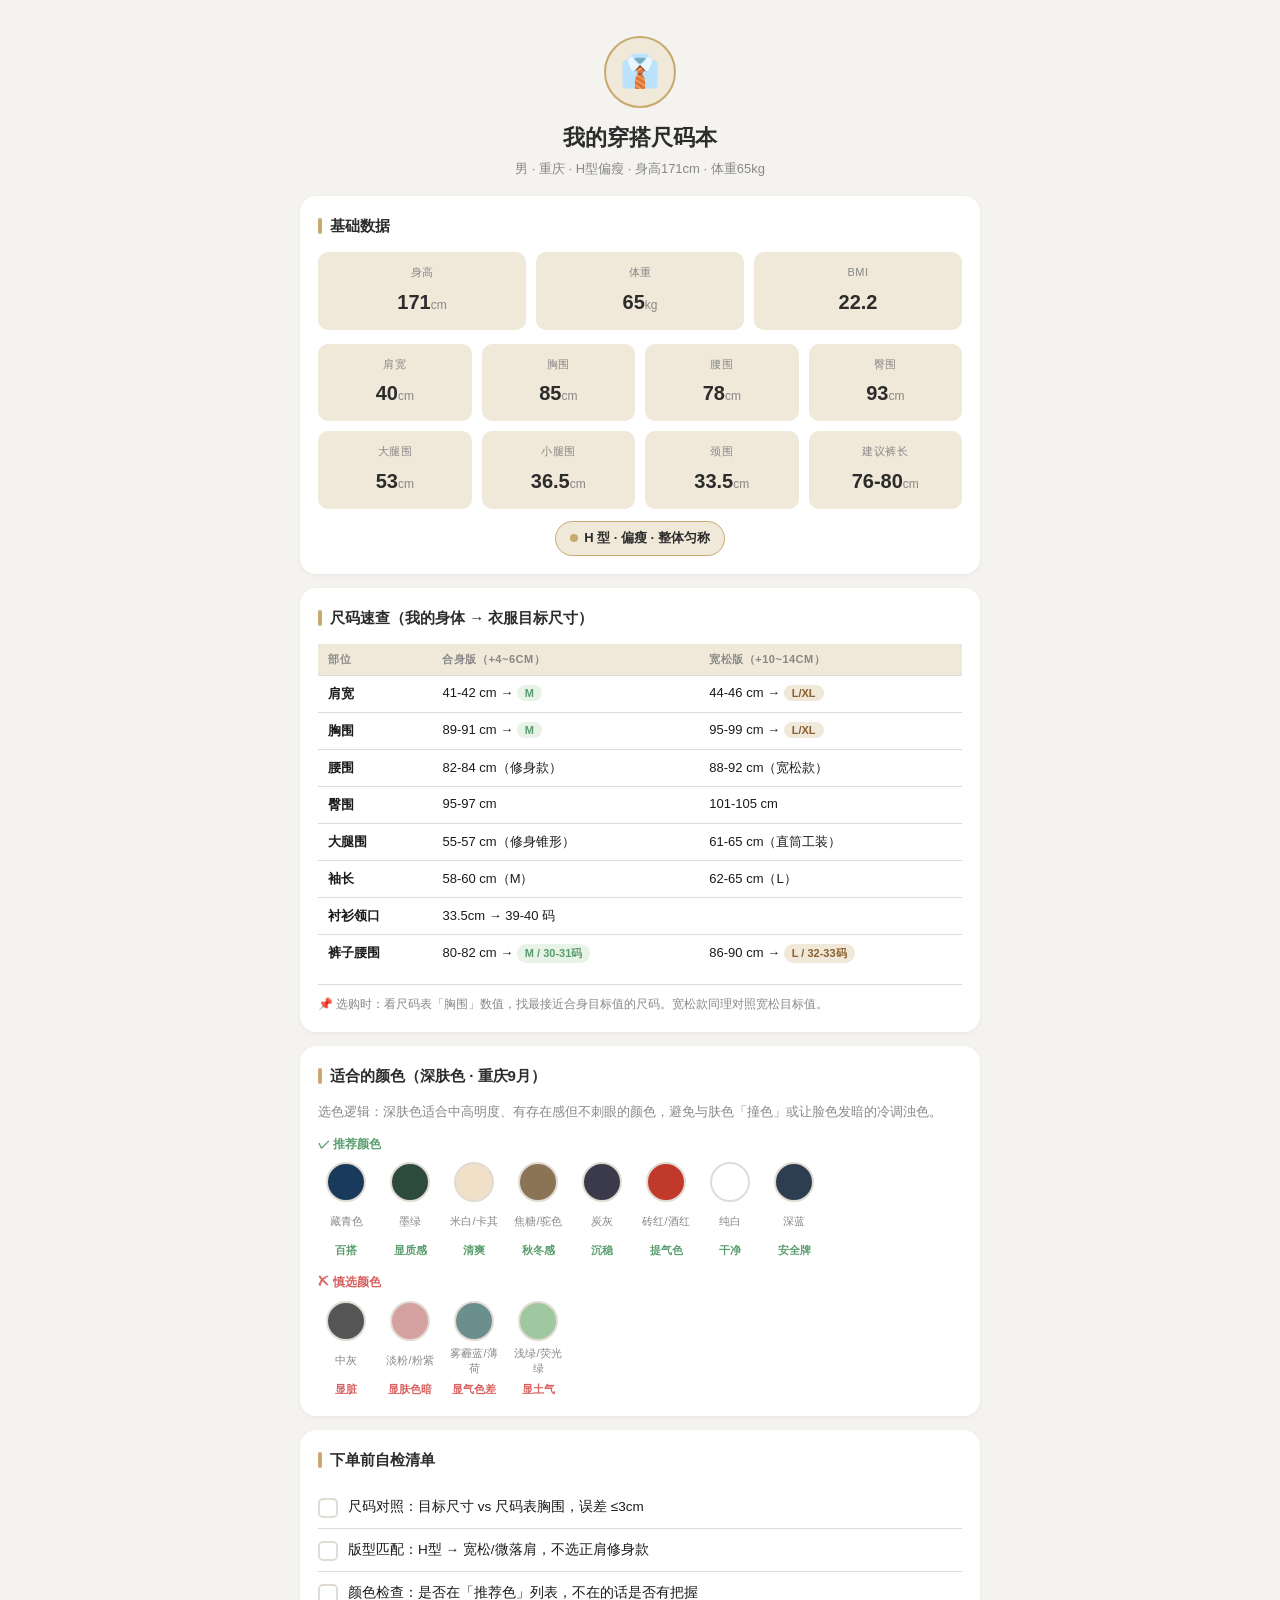
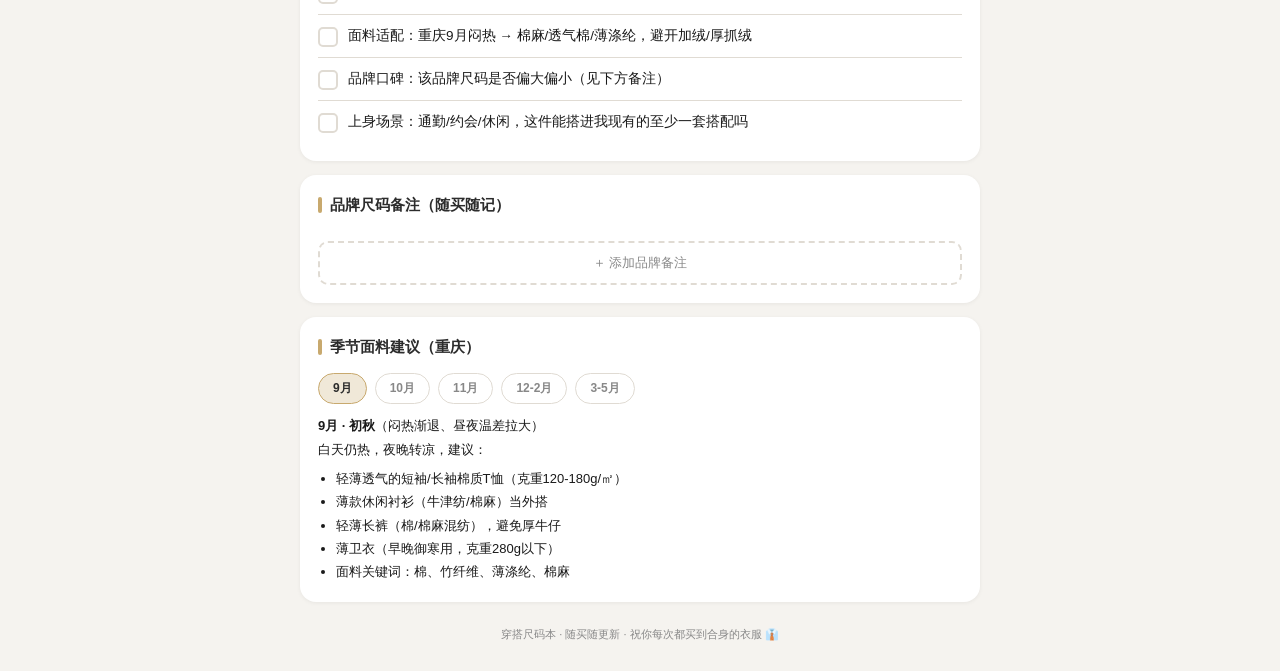
<file: apps/size-book.html>
<html lang="zh-CN" data-trae-theme="light"><head>
  <meta charset="UTF-8">
  <meta name="viewport" content="width=device-width, initial-scale=1.0, viewport-fit=cover">
  <meta name="theme-color" content="#f5f3ef">
  <title>我的穿搭尺码本</title>
  <style>
    :root {
      --bg: #f5f3ef;
      --card: #ffffff;
      --primary: #2c2c2c;
      --accent: #c8a96e;
      --accent-light: #f0e8d8;
      --muted: #888;
      --border: #e0dbd3;
      --text: #1a1a1a;
      --red: #d95f5f;
      --green: #5a9e6f;
    }
    * { box-sizing: border-box; margin: 0; padding: 0; -webkit-tap-highlight-color: transparent; }
    body {
      font-family: -apple-system, 'PingFang SC', 'Microsoft YaHei', sans-serif;
      background: var(--bg);
      color: var(--text);
      line-height: 1.6;
      padding: 16px 14px calc(28px + env(safe-area-inset-bottom));
      -webkit-font-smoothing: antialiased;
    }
    .wrap { max-width: 680px; margin: 0 auto; }

    /* Header */
    .header { text-align: center; padding: 20px 0 16px; }
    .header-avatar {
      width: 72px; height: 72px; border-radius: 50%;
      background: var(--accent-light);
      display: flex; align-items: center; justify-content: center;
      font-size: 32px; margin: 0 auto 12px; border: 2px solid var(--accent);
    }
    .header h1 { font-size: 22px; font-weight: 700; color: var(--primary); }
    .header .subtitle { font-size: 13px; color: var(--muted); margin-top: 4px; }

    /* Section */
    .section {
      background: var(--card); border-radius: 16px;
      padding: 18px; margin-bottom: 14px;
      box-shadow: 0 1px 4px rgba(0,0,0,0.06);
      touch-action: manipulation;
    }
    .section-title {
      font-size: 15px; font-weight: 700; color: var(--primary);
      margin-bottom: 14px; display: flex; align-items: center; gap: 8px;
    }
    .section-title::before {
      content: ''; width: 4px; height: 16px; background: var(--accent);
      border-radius: 2px; flex-shrink: 0;
    }
    .section-note {
      font-size: 12px; color: var(--muted); margin-top: 12px;
      border-top: 1px solid var(--border); padding-top: 10px;
    }

    /* Stat cards */
    .stats-grid {
      display: grid; grid-template-columns: repeat(3, 1fr); gap: 10px;
    }
    .stat-card {
      background: var(--accent-light); border-radius: 10px;
      padding: 12px 10px; text-align: center;
    }
    .stat-label {
      font-size: 11px; color: var(--muted); margin-bottom: 4px;
      text-transform: uppercase; letter-spacing: 0.5px;
    }
    .stat-value { font-size: 20px; font-weight: 700; color: var(--primary); }
    .stat-unit { font-size: 12px; font-weight: 400; color: var(--muted); }

    /* Body type badge */
    .body-type-badge {
      display: inline-flex; align-items: center; gap: 6px;
      background: var(--accent-light); border: 1px solid var(--accent);
      border-radius: 20px; padding: 6px 14px; font-size: 13px;
      font-weight: 600; color: var(--primary); margin-top: 12px;
    }
    .body-type-badge .dot {
      width: 8px; height: 8px; border-radius: 50%; background: var(--accent);
    }

    /* Size table */
    .size-table { width: 100%; border-collapse: collapse; font-size: 13px; }
    .size-table th {
      background: var(--accent-light); color: var(--muted); font-weight: 600;
      font-size: 11px; text-transform: uppercase; letter-spacing: 0.5px;
      padding: 8px 10px; text-align: left; border-bottom: 1px solid var(--border);
    }
    .size-table td {
      padding: 9px 10px; border-bottom: 1px solid var(--border); vertical-align: top;
    }
    .size-table tr:last-child td { border-bottom: none; }
    .size-table .fit-tag {
      display: inline-block; padding: 2px 8px; border-radius: 10px;
      font-size: 11px; font-weight: 600;
    }
    .fit-fitted { background: #e8f3e8; color: var(--green); }
    .fit-loose { background: var(--accent-light); color: #8a6030; }

    /* Color recommendations */
    .color-grid { display: flex; flex-wrap: wrap; gap: 8px; }
    .color-chip {
      display: flex; flex-direction: column; align-items: center; gap: 5px; width: 56px;
    }
    .color-swatch {
      width: 40px; height: 40px; border-radius: 50%;
      border: 2px solid var(--border); flex-shrink: 0;
    }
    .color-label { font-size: 11px; color: var(--muted); text-align: center; }
    .avoid-tag { color: var(--red); font-size: 11px; font-weight: 600; }
    .good-tag { color: var(--green); font-size: 11px; font-weight: 600; }

    /* Checklist */
    .checklist-item {
      display: flex; align-items: flex-start; gap: 10px;
      padding: 10px 0; border-bottom: 1px solid var(--border); font-size: 13.5px;
    }
    .checklist-item:last-child { border-bottom: none; }
    .check-box {
      width: 20px; height: 20px; border: 2px solid var(--border);
      border-radius: 5px; flex-shrink: 0; margin-top: 2px;
      cursor: pointer; transition: all 0.15s;
      display: flex; align-items: center; justify-content: center;
    }
    .check-box::after {
      content: ''; width: 12px; height: 12px; border-radius: 3px;
      background: var(--accent); transform: scale(0); transition: transform 0.15s;
    }
    .check-box.checked::after { transform: scale(1); }
    .check-text { flex: 1; }
    .check-text.checked { color: var(--muted); text-decoration: line-through; }

    /* Brand notes */
    .brand-note {
      display: flex; justify-content: space-between; align-items: center;
      gap: 8px; flex-wrap: wrap;
      padding: 10px 0; border-bottom: 1px solid var(--border); font-size: 13px;
    }
    .brand-note:last-child { border-bottom: none; }
    .brand-name { font-weight: 600; color: var(--primary); }
    .brand-tag {
      font-size: 11px; padding: 3px 10px; border-radius: 10px;
      background: var(--accent-light); color: #8a6030;
    }
    .add-btn {
      width: 100%; border: 2px dashed var(--border); border-radius: 10px;
      padding: 11px; background: none; color: var(--muted);
      font-size: 13px; cursor: pointer; margin-top: 10px; transition: all 0.15s;
    }
    .add-btn:active { border-color: var(--accent); color: var(--accent); }

    /* Season tags */
    .season-row { display: flex; gap: 8px; flex-wrap: wrap; margin-bottom: 10px; }
    .season-tag {
      padding: 6px 14px; border-radius: 20px; font-size: 12px; font-weight: 600;
      cursor: pointer; border: 1.5px solid var(--border); color: var(--muted);
      background: var(--card); transition: all 0.15s; touch-action: manipulation;
    }
    .season-tag.active {
      background: var(--accent-light); border-color: var(--accent); color: var(--primary);
    }
    .season-content { display: none; font-size: 13px; color: var(--text); line-height: 1.8; }
    .season-content.active { display: block; }
    .season-content ul { padding-left: 18px; margin-top: 6px; }

    /* Footer */
    .footer {
      text-align: center; color: var(--muted); font-size: 11px;
      margin-top: 24px;
      padding-bottom: calc(0px + env(safe-area-inset-bottom));
    }

    /* Print */
    @media print {
      body { background: white; padding: 0; }
      .wrap { max-width: 100%; }
      .section { box-shadow: none; border: 1px solid #ddd; break-inside: avoid; }
      .check-box { display: none; }
    }

    /* ===== 手机端适配 ===== */
    @media (max-width: 420px) {
      body { padding: 12px 12px calc(24px + env(safe-area-inset-bottom)); }
      .header { padding: 14px 0 12px; }
      .header-avatar { width: 62px; height: 62px; font-size: 28px; }
      .header h1 { font-size: 19px; }
      .section { padding: 16px 14px; border-radius: 14px; }
      .stats-grid { gap: 8px; }
      .stat-value { font-size: 18px; }
      .stat-card { padding: 10px 8px; }
      .size-table { font-size: 12.5px; }
      .size-table th, .size-table td { padding: 8px 8px; }
    }
  </style>
<style data-trae-edit-ui="true" id="trae-previewer-tools-styles">:root {
  --trae-layer-image-download: 89990;
  --trae-layer-browser-inspect-overlay: 90000;
  --trae-layer-browser-inspect-highlight: 90010;
  --trae-layer-browser-inspect-action: 90020;
  --trae-layer-text-selection-action: 90030;
  --trae-layer-edit-tooltip: 100095;
}
:root,
[data-trae-theme='dark'] {
  --trae-bg-base-default: #171717;
  --trae-bg-menu: #222427;
  --trae-bg-overlay-l1: rgba(255, 255, 255, 0.04);
  --trae-bg-overlay-l2: rgba(255, 255, 255, 0.08);
  --trae-bg-overlay-l3: rgba(255, 255, 255, 0.12);
  --trae-bg-overlay-l4: rgba(255, 255, 255, 0.16);
  --trae-bg-invert: #f5f9fe;
  --trae-bg-invert-hover: #e8ecf0;
  --trae-bg-invert-active: #dce0e4;
  --trae-bg-invert-disabled: rgba(224, 226, 242, 0.12);
  --bg-bg-brand-disabled: rgba(75, 63, 227, 0.35);
  --bg-bg-brand-popup: rgba(106, 111, 255, 0.15);
  --trae-border-l1: #e0e2f217;
  --trae-border-l2: rgba(255, 255, 255, 0.12);
  --trae-border-l3: rgba(255, 255, 255, 0.08);
  --trae-border-neutral-l3: rgba(229, 229, 229, 0.20);
  --trae-border-brand: #6a6fff;
  --trae-text-default: #f5f9fe;
  --trae-text-default-hover: #f5f9fe;
  --trae-text-default-active: #f5f9fe;
  --trae-text-secondary: rgba(245, 249, 254, 0.5);
  --trae-text-tertiary: rgba(245, 249, 254, 0.4);
  --trae-text-disabled: #666b75;
  --trae-text-onaccent: #222427;
  --trae-icon-default: #f5f9fe;
  --trae-icon-secondary: rgba(245, 249, 254, 0.5);
  --trae-icon-brand: #6a6fff;
  --icon-icon-brand: var(--trae-icon-brand);
  --trae-icon-onaccent: #222427;
  --trae-status-success: #22c55e;
  --trae-status-primary: #3b82f6;
  --trae-status-primary-default: #387bff;
  --trae-status-primary-surface-l1: rgba(53, 121, 255, 0.18);
  --trae-status-success-default: #33c192;
  --trae-status-success-surface-l1: rgba(0, 165, 110, 0.18);
  --trae-status-error-default: #f65a5a;
  --trae-status-error-surface-l1: rgba(246, 70, 70, 0.18);
  --trae-annotation-marker-bg: #4b3fe3;
  --trae-annotation-marker-text: #ffffff;
  --trae-annotation-region-border: var(--trae-status-primary-default);
  --trae-region-outside-mask-bg: rgba(0, 0, 0, 0.32);
  --trae-panel-shadow: 0px 6px 24px -1px rgba(0, 0, 0, 0.16);
  --trae-floating-shadow: 0px 2px 8px 0px rgba(0, 0, 0, 0.2);
  --trae-shadow-elevation-50: 0 1px 2px -1px rgba(0, 0, 0, 0.45);
  --text-text-default: var(--trae-text-default);
  --text-text-onaccent: var(--trae-text-onaccent);
  --bg-bg-menu: var(--trae-bg-menu);
  --bg-bg-white: var(--trae-bg-menu);
  --bg-bg-invert: var(--trae-bg-invert);
  --bg-bg-invert-disabled: var(--trae-bg-invert-disabled);
  --bg-bg-overlay-l1: var(--trae-bg-overlay-l1);
  --bg-bg-overlay-l2: var(--trae-bg-overlay-l2);
  --bg-bg-overlay-l3: var(--trae-bg-overlay-l3);
  --border-border-neutral-l1: var(--trae-border-l1);
  --border-border-brand: var(--trae-border-brand);
  --border-border-brand-half: rgba(106, 111, 255, 0.4);
  --status-error-default: var(--trae-status-error-default);
  --status-error-surface-l1: var(--trae-status-error-surface-l1);
  --radius-radius-md-12: 12px;
  --spacers-spacer-0: 0;
  --spacers-spacer-6: 6px;
}

[data-trae-theme='light'] {
  --trae-bg-base-default: #fafafa;
  --trae-bg-menu: #ffffff;
  --trae-bg-overlay-l1: rgba(0, 0, 0, 0.04);
  --trae-bg-overlay-l2: rgba(0, 0, 0, 0.06);
  --trae-bg-overlay-l3: rgba(0, 0, 0, 0.08);
  --trae-bg-overlay-l4: rgba(0, 0, 0, 0.12);
  --trae-bg-invert: #1f2328;
  --trae-bg-invert-hover: #32383f;
  --trae-bg-invert-active: #444d56;
  --trae-bg-invert-disabled: rgba(115, 115, 115, 0.20);
  --bg-bg-brand-disabled: rgba(75, 63, 227, 0.22);
  --bg-bg-brand-popup: rgba(170, 183, 255, 0.36);
  --trae-border-l1: rgba(0, 0, 0, 0.1);
  --trae-border-l2: rgba(0, 0, 0, 0.12);
  --trae-border-l3: rgba(0, 0, 0, 0.08);
  --trae-border-neutral-l3: rgba(115, 115, 115, 0.36);
  --trae-border-brand: #4b3fe3;
  --trae-text-default: #1f2328;
  --trae-text-default-hover: #111214;
  --trae-text-default-active: #111214;
  --trae-text-secondary: rgba(31, 35, 40, 0.5);
  --trae-text-tertiary: rgba(31, 35, 40, 0.4);
  --trae-text-disabled: #a1a1a1;
  --trae-text-onaccent: #ffffff;
  --trae-icon-default: #1f2328;
  --trae-icon-secondary: rgba(31, 35, 40, 0.5);
  --trae-icon-brand: #4b3fe3;
  --icon-icon-brand: var(--trae-icon-brand);
  --trae-icon-onaccent: #ffffff;
  --trae-status-success: #22c55e;
  --trae-status-primary: #3b82f6;
  --trae-status-primary-default: #2f74ff;
  --trae-status-primary-surface-l1: rgba(47, 116, 255, 0.12);
  --trae-status-success-default: #15a877;
  --trae-status-success-surface-l1: rgba(64, 176, 139, 0.12);
  --trae-status-error-default: #e8463a;
  --trae-status-error-surface-l1: rgba(232, 70, 58, 0.12);
  --trae-annotation-marker-bg: #4b3fe3;
  --trae-annotation-marker-text: #ffffff;
  --trae-annotation-region-border: var(--trae-status-primary-default);
  --trae-region-outside-mask-bg: rgba(0, 0, 0, 0.18);
  --trae-panel-shadow: 0px 6px 24px -1px rgba(24, 24, 24, 0.06);
  --trae-floating-shadow: 0px 2px 8px 0px rgba(24, 24, 24, 0.2);
  --trae-shadow-elevation-50: 0 1px 2px -1px rgba(24, 24, 24, 0.08);
  --text-text-default: var(--trae-text-default);
  --text-text-onaccent: var(--trae-text-onaccent);
  --bg-bg-menu: var(--trae-bg-menu);
  --bg-bg-white: var(--trae-bg-menu);
  --bg-bg-invert: var(--trae-bg-invert);
  --bg-bg-invert-disabled: var(--trae-bg-invert-disabled);
  --bg-bg-overlay-l1: var(--trae-bg-overlay-l1);
  --bg-bg-overlay-l2: var(--trae-bg-overlay-l2);
  --bg-bg-overlay-l3: var(--trae-bg-overlay-l3);
  --border-border-neutral-l1: var(--trae-border-l1);
  --border-border-brand: var(--trae-border-brand);
  --border-border-brand-half: rgba(75, 63, 227, 0.4);
  --status-error-default: var(--trae-status-error-default);
  --status-error-surface-l1: var(--trae-status-error-surface-l1);
  --radius-radius-md-12: 12px;
  --spacers-spacer-0: 0;
  --spacers-spacer-6: 6px;
}

@keyframes trae-spin {
  to {
    transform: rotate(360deg);
  }
}

@keyframes trae-edit-bar-enter {
  from {
    opacity: 0;
    transform: translateY(-4px) scale(0.98);
  }

  to {
    opacity: 1;
    transform: translateY(0) scale(1);
  }
}

@keyframes trae-edit-bar-leave {
  from {
    opacity: 1;
    transform: translateY(0) scale(1);
  }

  to {
    opacity: 0;
    transform: translateY(-4px) scale(0.98);
  }
}

@keyframes trae-edit-panel-leave {
  from {
    opacity: 1;
    transform: translateY(0) scale(1);
  }

  to {
    opacity: 0;
    transform: translateY(-4px) scale(0.98);
  }
}

.trae-edit-mode-active:not(.trae-edit-mode-dragging) body *:not([data-trae-edit-ui]):not([data-trae-edit-ui] *) {
  transition: none !important;
  animation-play-state: paused !important;
}

.trae-edit-mode-reorder-hit-test [data-trae-edit-ui]:not(.trae-edit-pointer-shield):not(.trae-edit-panel),
.trae-edit-mode-reorder-hit-test [data-trae-edit-ui]:not(.trae-edit-pointer-shield):not(.trae-edit-panel) * {
  pointer-events: none !important;
}

.trae-browser-inspect-overlay {
  position: fixed;
  top: 0;
  left: 0;
  width: 100%;
  height: 100%;
  z-index: var(--trae-layer-browser-inspect-overlay);
  pointer-events: auto;
  background: transparent;
}

.trae-browser-inspect-highlight-box {
  position: absolute;
  top: 0;
  left: 0;
  z-index: var(--trae-layer-browser-inspect-highlight);
  display: none;
}

.trae-browser-inspect-highlight-tag {
  position: absolute;
  left: 0px;
  top: 0px;
  height: 18px;
  padding: 0 6px;
  box-sizing: border-box;
  border-radius: 4px;
  background-color: var(--trae-status-success-default);
  color: var(--trae-text-onaccent);
  font-size: 12px;
  font-weight: 400;
  display: none;
  align-items: center;
  z-index: var(--trae-layer-browser-inspect-action);
}

.trae-browser-inspect-highlight-box-show {
  display: flex;
}

.trae-browser-inspect-highlight-tag.trae-browser-inspect-highlight-box-show {
  display: none;
}

.trae-browser-inspect-select-button.trae-browser-inspect-highlight-box-show {
  display: block !important;
}

.trae-browser-inspect-select-button {
  position: absolute;
  top: 0;
  left: 0;
  display: none;
  z-index: var(--trae-layer-browser-inspect-action);
}

.trae-browser-inspect-select-highlight-box {
  background: transparent !important;
}

.trae-browser-inspect-select-highlight-box .trae-browser-inspect-highlight-tag {
  background-color: var(--trae-status-success-default);
}

.trae-add-to-chat-card {
  display: block;
  overflow: hidden;
  background: var(--trae-bg-menu);
  border: 1px solid var(--trae-border-l1);
  border-radius: 8px;
  box-shadow: var(--trae-floating-shadow);
  transition:
    width 0.25s cubic-bezier(0.4, 0, 0.2, 1),
    height 0.25s cubic-bezier(0.4, 0, 0.2, 1);
}

.trae-add-to-chat-content {
  position: relative;
  width: max-content;
}

.trae-fade-exit {
  opacity: 0;
  transition: opacity 0.15s ease-out;
}

.trae-fade-enter {
  opacity: 1;
  transition: opacity 0.2s ease-in;
}

.trae-buttons-view {
  display: flex;
  align-items: center;
  gap: 6px;
  padding: 4px;
  background: transparent;
}

.trae-action-button {
  display: inline-flex;
  align-items: center;
  gap: 4px;
  padding: 4px 8px;
  background: transparent;
  border: none;
  border-radius: 4px;
  cursor: pointer;
  transform: none !important;
  transition: none !important;
  animation: none !important;
}

.trae-action-button:hover {
  background: var(--trae-bg-overlay-l2);
}

.trae-action-button:active {
  background: var(--trae-bg-overlay-l3);
}

.trae-action-button:focus-visible {
  outline: 2px solid var(--trae-status-primary);
  outline-offset: 1px;
}

.trae-action-button-icon {
  display: flex;
  align-items: center;
  justify-content: center;
  width: 16px;
  height: 16px;
  color: var(--trae-icon-default);
  flex-shrink: 0;
}

.trae-action-button-title {
  font-family: -apple-system, BlinkMacSystemFont, 'Segoe UI', Roboto, sans-serif;
  font-size: 11px;
  font-weight: 500;
  line-height: 16px;
  color: var(--trae-text-default);
  white-space: nowrap;
}

.trae-edit-toolbar-button-active {
  background: var(--bg-bg-brand-disabled, rgba(75, 63, 227, 0.22)) !important;
  color: var(--icon-icon-brand, #4b3fe3) !important;
  font-weight: bold !important;
}

.trae-edit-toolbar-button-active:hover {
  background: var(--bg-bg-brand-popup, rgba(170, 183, 255, 0.36)) !important;
}

.trae-edit-toolbar button[data-action='alignment-dropdown']:hover,
.trae-edit-toolbar button[data-action='text-align-dropdown']:hover,
.trae-edit-toolbar button[data-action='font-decrease']:hover,
.trae-edit-toolbar button[data-action='font-increase']:hover,
.trae-edit-toolbar button[data-action^='align-']:hover {
  border-radius: 8px;
  background: var(--bg-bg-overlay-l1, rgba(115, 115, 115, 0.08)) !important;
}

.trae-edit-toolbar button[data-action='alignment-dropdown']:active,
.trae-edit-toolbar button[data-action='text-align-dropdown']:active,
.trae-edit-toolbar button[data-action='font-decrease']:active,
.trae-edit-toolbar button[data-action='font-increase']:active,
.trae-edit-toolbar button[data-action^='align-']:active {
  border-radius: 8px;
  background: var(--bg-bg-overlay-l2, rgba(115, 115, 115, 0.12)) !important;
}

.trae-comment-input {
  background: transparent;
  color: var(--trae-text-default);
  caret-color: var(--trae-text-default);
}

.trae-comment-input::placeholder {
  color: var(--trae-text-tertiary);
}

.trae-point-edit-bar,
.trae-point-comment-input-bar,
.trae-comment-only-panel {
  transform-origin: top center;
  will-change: opacity, transform;
}

.trae-edit-panel:not(.trae-edit-panel-leave) {
  pointer-events: auto !important;
}

.trae-edit-bar-enter {
  animation: trae-edit-bar-enter var(--transition-normal, 0.18s cubic-bezier(0.2, 0, 0, 1)) both;
}

.trae-edit-bar-leave {
  pointer-events: none;
  animation: trae-edit-bar-leave var(--transition-fast, 0.14s ease) both;
}

.trae-edit-panel-leave {
  pointer-events: none;
  animation: trae-edit-panel-leave var(--transition-fast, 0.14s ease) both;
}

.trae-edit-panel [data-trae-tooltip] {
  position: relative;
}

.trae-edit-panel [data-trae-tooltip]::after {
  content: attr(data-trae-tooltip);
  position: absolute;
  left: 50%;
  bottom: calc(100% + 8px);
  z-index: var(--trae-layer-edit-tooltip);
  padding: 6px 10px;
  border-radius: 6px;
  background: var(--trae-bg-invert, var(--bg-bg-invert));
  color: var(--trae-text-onaccent, var(--text-text-onaccent));
  box-shadow: var(--trae-floating-shadow);
  font-family: -apple-system, BlinkMacSystemFont, 'SF Pro Text', 'PingFang SC', sans-serif;
  font-size: 11px;
  font-weight: 500;
  line-height: 16px;
  letter-spacing: 0.039px;
  white-space: nowrap;
  pointer-events: none;
  box-sizing: border-box;
  opacity: 0;
  transform: translateX(-50%);
  visibility: hidden;
}

.trae-edit-panel [data-trae-tooltip]::before {
  content: '';
  position: absolute;
  left: 50%;
  bottom: calc(100% + 5px);
  z-index: var(--trae-layer-edit-tooltip);
  width: 8px;
  height: 4px;
  background: var(--trae-bg-invert, var(--bg-bg-invert));
  clip-path: polygon(0 0, 100% 0, 50% 100%);
  transform: translateX(-50%);
  pointer-events: none;
  opacity: 0;
  visibility: hidden;
}

.trae-edit-panel [data-trae-tooltip]:hover::after,
.trae-edit-panel [data-trae-tooltip]:focus-visible::after,
.trae-edit-panel [data-trae-tooltip]:hover::before,
.trae-edit-panel [data-trae-tooltip]:focus-visible::before {
  opacity: 1;
  visibility: visible;
}

.trae-comment-btn {
  justify-content: center;
  cursor: pointer;
  transition: background-color 0.15s ease;
}

.trae-comment-btn:disabled {
  cursor: not-allowed;
}

.trae-comment-btn:focus-visible {
  outline: 2px solid var(--trae-status-primary);
  outline-offset: 1px;
}

.trae-comment-btn-primary {
  background: var(--trae-bg-invert);
  color: var(--trae-text-onaccent);
}

.trae-comment-btn-primary:hover:not(:disabled) {
  background: var(--trae-bg-invert-hover);
}

.trae-comment-btn-primary:active:not(:disabled) {
  background: var(--trae-bg-invert-active);
}

.trae-comment-btn-primary:disabled {
  background: var(--trae-bg-invert-disabled);
  color: var(--trae-text-disabled);
}

.trae-comment-btn-secondary {
  background: var(--trae-bg-overlay-l2);
  color: var(--trae-text-default);
}

.trae-comment-btn-secondary:hover:not(:disabled) {
  background: var(--trae-bg-overlay-l3);
}

.trae-comment-btn-secondary:active:not(:disabled) {
  background: var(--trae-bg-overlay-l4);
}

.trae-comment-btn-secondary:disabled {
  background: var(--trae-bg-overlay-l2);
  color: var(--trae-text-disabled);
}

.trae-comment-btn-text {
  background: transparent;
  color: var(--trae-text-default);
}

.trae-comment-btn-text:hover:not(:disabled) {
  border-radius: 8px;
  background: var(--bg-bg-overlay-l1, var(--trae-bg-overlay-l1));
  color: var(--trae-text-default-hover);
}

.trae-comment-btn-text:active:not(:disabled) {
  border-radius: 8px;
  background: var(--trae-bg-overlay-l2);
  color: var(--trae-text-default-active);
}

.trae-comment-btn-text:disabled {
  background: transparent;
  color: var(--trae-text-disabled);
}

.trae-marking-btn {
  justify-content: center;
}

.trae-marking-btn:hover:not(:disabled) {
  background: var(--trae-bg-overlay-l1) !important;
}

.trae-marking-btn-active {
  background: var(--bg-bg-brand-disabled, rgba(75, 63, 227, 0.22)) !important;
  color: var(--icon-icon-brand, var(--trae-icon-brand)) !important;
}

.trae-marking-btn-active:hover {
  background: var(--bg-bg-brand-popup, rgba(170, 183, 255, 0.36)) !important;
  color: var(--icon-icon-brand, var(--trae-icon-brand)) !important;
}

.trae-marking-btn:active:not(:disabled) {
  background: var(--trae-bg-overlay-l2) !important;
}

.trae-marking-btn:disabled {
  color: var(--trae-text-disabled) !important;
  cursor: not-allowed !important;
}

.trae-action-button-shortcut {
  display: flex;
  align-items: center;
  gap: 2px;
  color: var(--trae-icon-secondary);
  flex-shrink: 0;
}

.trae-shortcut-container {
  display: flex;
  align-items: center;
  gap: 2px;
}

.trae-shortcut-key {
  font-family: -apple-system, BlinkMacSystemFont, 'Segoe UI', Roboto, sans-serif;
  font-size: 11px;
  font-weight: 500;
  line-height: 12px;
  color: var(--trae-icon-secondary);
}

.trae-add-to-chat-divider {
  width: 2px;
  height: 12px;
  padding: 0 6px;
  box-sizing: content-box;
  background-clip: content-box;
  background-color: var(--trae-border-l2);
  flex-shrink: 0;
}

.trae-editor-view {
  display: flex;
  flex-direction: column;
  width: 320px;
  padding: 8px;
  background: transparent;
}

.trae-editor-text-container {
  display: flex;
  align-items: center;
  padding: 8px;
  background: var(--trae-bg-overlay-l1);
  border: 1px solid var(--trae-border-l3);
  border-radius: 4px;
  gap: 8px;
}

.trae-editor-textarea {
  flex: 1;
  padding: 0 2px;
  border: none;
  background: transparent;
  font-family: -apple-system, BlinkMacSystemFont, 'Segoe UI', Roboto, sans-serif;
  font-size: 13px;
  font-weight: 400;
  line-height: 20px;
  color: var(--trae-text-default);
  resize: none;
  outline: none;
  overflow-y: auto;
  max-height: 140px;
}

.trae-editor-textarea::placeholder {
  color: var(--trae-text-tertiary);
}

.trae-editor-action-bar {
  display: flex;
  align-items: center;
  justify-content: flex-end;
  gap: 4px;
  max-height: 0;
  opacity: 0;
  overflow: hidden;
  transition:
    max-height 0.2s ease-out,
    opacity 0.2s ease-out,
    margin-top 0.2s ease-out;
}

.trae-editor-action-bar-visible {
  max-height: 32px;
  opacity: 1;
  margin-top: 8px;
}

.trae-editor-cancel-button {
  display: flex;
  align-items: center;
  justify-content: center;
  height: 24px;
  padding: 0 4px;
  background: var(--trae-bg-overlay-l2);
  border: none;
  border-radius: 4px;
  cursor: pointer;
  transition: background-color 0.15s ease;
}

.trae-editor-cancel-button:hover {
  background: var(--trae-bg-overlay-l3);
}

.trae-editor-cancel-button:active {
  background: var(--trae-bg-overlay-l3);
}

.trae-editor-cancel-button:focus-visible {
  outline: 2px solid var(--trae-status-primary);
  outline-offset: 1px;
}

.trae-editor-cancel-text {
  font-family: -apple-system, BlinkMacSystemFont, 'Segoe UI', Roboto, sans-serif;
  font-size: 11px;
  font-weight: 500;
  line-height: 16px;
  color: var(--trae-text-default);
  white-space: nowrap;
  padding: 0 4px;
}

.trae-editor-submit-button {
  display: flex;
  align-items: center;
  justify-content: center;
  height: 24px;
  padding: 0 8px;
  background: var(--trae-bg-invert);
  border: none;
  border-radius: 4px;
  cursor: pointer;
  transition: background-color 0.15s ease;
}

.trae-editor-submit-button:hover {
  background: var(--trae-bg-invert-hover);
}

.trae-editor-submit-button:active {
  background: var(--trae-bg-invert-active);
}

.trae-editor-submit-button:focus-visible {
  outline: 2px solid var(--trae-status-primary);
  outline-offset: 1px;
}

.trae-editor-submit-text {
  font-family: -apple-system, BlinkMacSystemFont, 'Segoe UI', Roboto, sans-serif;
  font-size: 11px;
  font-weight: 500;
  line-height: 16px;
  color: var(--trae-text-onaccent);
  white-space: nowrap;
  padding: 0 4px;
}

.trae-editor-submit-icon {
  display: flex;
  align-items: center;
  justify-content: center;
  width: 12px;
  height: 12px;
  color: var(--trae-icon-onaccent);
  flex-shrink: 0;
}

.trae-success-view {
  display: flex;
  align-items: center;
  justify-content: center;
  gap: 6px;
  padding: 0 12px;
  height: 32px;
  white-space: nowrap;
}

.trae-success-icon {
  display: flex;
  align-items: center;
  justify-content: center;
  width: 16px;
  height: 16px;
  color: var(--trae-status-success);
  flex-shrink: 0;
}

.trae-success-text {
  font-family: -apple-system, BlinkMacSystemFont, 'Segoe UI', Roboto, sans-serif;
  font-size: 12px;
  font-weight: 400;
  line-height: 18px;
  color: var(--trae-text-default);
  user-select: none;
}
</style><style data-trae-pptx-captured-css="true">:root { --bg: #f5f3ef; --card: #ffffff; --primary: #2c2c2c; --accent: #c8a96e; --accent-light: #f0e8d8; --muted: #888; --border: #e0dbd3; --text: #1a1a1a; --red: #d95f5f; --green: #5a9e6f; }
* { box-sizing: border-box; margin: 0px; padding: 0px; -webkit-tap-highlight-color: transparent; }
body { font-family: -apple-system, "PingFang SC", "Microsoft YaHei", sans-serif; background: var(--bg); color: var(--text); line-height: 1.6; padding: 16px 14px calc(28px + env(safe-area-inset-bottom)); -webkit-font-smoothing: antialiased; }
.wrap { max-width: 680px; margin: 0px auto; }
.header { text-align: center; padding: 20px 0px 16px; }
.header-avatar { width: 72px; height: 72px; border-radius: 50%; background: var(--accent-light); display: flex; align-items: center; justify-content: center; font-size: 32px; margin: 0px auto 12px; border: 2px solid var(--accent); }
.header h1 { font-size: 22px; font-weight: 700; color: var(--primary); }
.header .subtitle { font-size: 13px; color: var(--muted); margin-top: 4px; }
.section { background: var(--card); border-radius: 16px; padding: 18px; margin-bottom: 14px; box-shadow: rgba(0, 0, 0, 0.06) 0px 1px 4px; touch-action: manipulation; }
.section-title { font-size: 15px; font-weight: 700; color: var(--primary); margin-bottom: 14px; display: flex; align-items: center; gap: 8px; }
.section-title::before { content: ""; width: 4px; height: 16px; background: var(--accent); border-radius: 2px; flex-shrink: 0; }
.section-note { font-size: 12px; color: var(--muted); margin-top: 12px; border-top: 1px solid var(--border); padding-top: 10px; }
.stats-grid { display: grid; grid-template-columns: repeat(3, 1fr); gap: 10px; }
.stat-card { background: var(--accent-light); border-radius: 10px; padding: 12px 10px; text-align: center; }
.stat-label { font-size: 11px; color: var(--muted); margin-bottom: 4px; text-transform: uppercase; letter-spacing: 0.5px; }
.stat-value { font-size: 20px; font-weight: 700; color: var(--primary); }
.stat-unit { font-size: 12px; font-weight: 400; color: var(--muted); }
.body-type-badge { display: inline-flex; align-items: center; gap: 6px; background: var(--accent-light); border: 1px solid var(--accent); border-radius: 20px; padding: 6px 14px; font-size: 13px; font-weight: 600; color: var(--primary); margin-top: 12px; }
.body-type-badge .dot { width: 8px; height: 8px; border-radius: 50%; background: var(--accent); }
.size-table { width: 100%; border-collapse: collapse; font-size: 13px; }
.size-table th { background: var(--accent-light); color: var(--muted); font-weight: 600; font-size: 11px; text-transform: uppercase; letter-spacing: 0.5px; padding: 8px 10px; text-align: left; border-bottom: 1px solid var(--border); }
.size-table td { padding: 9px 10px; border-bottom: 1px solid var(--border); vertical-align: top; }
.size-table tr:last-child td { border-bottom: none; }
.size-table .fit-tag { display: inline-block; padding: 2px 8px; border-radius: 10px; font-size: 11px; font-weight: 600; }
.fit-fitted { background: rgb(232, 243, 232); color: var(--green); }
.fit-loose { background: var(--accent-light); color: rgb(138, 96, 48); }
.color-grid { display: flex; flex-wrap: wrap; gap: 8px; }
.color-chip { display: flex; flex-direction: column; align-items: center; gap: 5px; width: 56px; }
.color-swatch { width: 40px; height: 40px; border-radius: 50%; border: 2px solid var(--border); flex-shrink: 0; }
.color-label { font-size: 11px; color: var(--muted); text-align: center; }
.avoid-tag { color: var(--red); font-size: 11px; font-weight: 600; }
.good-tag { color: var(--green); font-size: 11px; font-weight: 600; }
.checklist-item { display: flex; align-items: flex-start; gap: 10px; padding: 10px 0px; border-bottom: 1px solid var(--border); font-size: 13.5px; }
.checklist-item:last-child { border-bottom: none; }
.check-box { width: 20px; height: 20px; border: 2px solid var(--border); border-radius: 5px; flex-shrink: 0; margin-top: 2px; cursor: pointer; transition: 0.15s; display: flex; align-items: center; justify-content: center; }
.check-box::after { content: ""; width: 12px; height: 12px; border-radius: 3px; background: var(--accent); transform: scale(0); transition: transform 0.15s; }
.check-box.checked::after { transform: scale(1); }
.check-text { flex: 1 1 0%; }
.check-text.checked { color: var(--muted); text-decoration: line-through; }
.brand-note { display: flex; justify-content: space-between; align-items: center; gap: 8px; flex-wrap: wrap; padding: 10px 0px; border-bottom: 1px solid var(--border); font-size: 13px; }
.brand-note:last-child { border-bottom: none; }
.brand-name { font-weight: 600; color: var(--primary); }
.brand-tag { font-size: 11px; padding: 3px 10px; border-radius: 10px; background: var(--accent-light); color: rgb(138, 96, 48); }
.add-btn { width: 100%; border: 2px dashed var(--border); border-radius: 10px; padding: 11px; background: none; color: var(--muted); font-size: 13px; cursor: pointer; margin-top: 10px; transition: 0.15s; }
.add-btn:active { border-color: var(--accent); color: var(--accent); }
.season-row { display: flex; gap: 8px; flex-wrap: wrap; margin-bottom: 10px; }
.season-tag { padding: 6px 14px; border-radius: 20px; font-size: 12px; font-weight: 600; cursor: pointer; border: 1.5px solid var(--border); color: var(--muted); background: var(--card); transition: 0.15s; touch-action: manipulation; }
.season-tag.active { background: var(--accent-light); border-color: var(--accent); color: var(--primary); }
.season-content { display: none; font-size: 13px; color: var(--text); line-height: 1.8; }
.season-content.active { display: block; }
.season-content ul { padding-left: 18px; margin-top: 6px; }
.footer { text-align: center; color: var(--muted); font-size: 11px; margin-top: 24px; padding-bottom: calc(0px + env(safe-area-inset-bottom)); }
@media print {
  body { background: white; padding: 0px; }
  .wrap { max-width: 100%; }
  .section { box-shadow: none; border: 1px solid rgb(221, 221, 221); break-inside: avoid; }
  .check-box { display: none; }
}
@media (max-width: 420px) {
  body { padding: 12px 12px calc(24px + env(safe-area-inset-bottom)); }
  .header { padding: 14px 0px 12px; }
  .header-avatar { width: 62px; height: 62px; font-size: 28px; }
  .header h1 { font-size: 19px; }
  .section { padding: 16px 14px; border-radius: 14px; }
  .stats-grid { gap: 8px; }
  .stat-value { font-size: 18px; }
  .stat-card { padding: 10px 8px; }
  .size-table { font-size: 12.5px; }
  .size-table th, .size-table td { padding: 8px; }
}
:root { --trae-layer-image-download: 89990; --trae-layer-browser-inspect-overlay: 90000; --trae-layer-browser-inspect-highlight: 90010; --trae-layer-browser-inspect-action: 90020; --trae-layer-text-selection-action: 90030; --trae-layer-edit-tooltip: 100095; }
:root, [data-trae-theme="dark"] { --trae-bg-base-default: #171717; --trae-bg-menu: #222427; --trae-bg-overlay-l1: rgba(255, 255, 255, 0.04); --trae-bg-overlay-l2: rgba(255, 255, 255, 0.08); --trae-bg-overlay-l3: rgba(255, 255, 255, 0.12); --trae-bg-overlay-l4: rgba(255, 255, 255, 0.16); --trae-bg-invert: #f5f9fe; --trae-bg-invert-hover: #e8ecf0; --trae-bg-invert-active: #dce0e4; --trae-bg-invert-disabled: rgba(224, 226, 242, 0.12); --bg-bg-brand-disabled: rgba(75, 63, 227, 0.35); --bg-bg-brand-popup: rgba(106, 111, 255, 0.15); --trae-border-l1: #e0e2f217; --trae-border-l2: rgba(255, 255, 255, 0.12); --trae-border-l3: rgba(255, 255, 255, 0.08); --trae-border-neutral-l3: rgba(229, 229, 229, 0.20); --trae-border-brand: #6a6fff; --trae-text-default: #f5f9fe; --trae-text-default-hover: #f5f9fe; --trae-text-default-active: #f5f9fe; --trae-text-secondary: rgba(245, 249, 254, 0.5); --trae-text-tertiary: rgba(245, 249, 254, 0.4); --trae-text-disabled: #666b75; --trae-text-onaccent: #222427; --trae-icon-default: #f5f9fe; --trae-icon-secondary: rgba(245, 249, 254, 0.5); --trae-icon-brand: #6a6fff; --icon-icon-brand: var(--trae-icon-brand); --trae-icon-onaccent: #222427; --trae-status-success: #22c55e; --trae-status-primary: #3b82f6; --trae-status-primary-default: #387bff; --trae-status-primary-surface-l1: rgba(53, 121, 255, 0.18); --trae-status-success-default: #33c192; --trae-status-success-surface-l1: rgba(0, 165, 110, 0.18); --trae-status-error-default: #f65a5a; --trae-status-error-surface-l1: rgba(246, 70, 70, 0.18); --trae-annotation-marker-bg: #4b3fe3; --trae-annotation-marker-text: #ffffff; --trae-annotation-region-border: var(--trae-status-primary-default); --trae-region-outside-mask-bg: rgba(0, 0, 0, 0.32); --trae-panel-shadow: 0px 6px 24px -1px rgba(0, 0, 0, 0.16); --trae-floating-shadow: 0px 2px 8px 0px rgba(0, 0, 0, 0.2); --trae-shadow-elevation-50: 0 1px 2px -1px rgba(0, 0, 0, 0.45); --text-text-default: var(--trae-text-default); --text-text-onaccent: var(--trae-text-onaccent); --bg-bg-menu: var(--trae-bg-menu); --bg-bg-white: var(--trae-bg-menu); --bg-bg-invert: var(--trae-bg-invert); --bg-bg-invert-disabled: var(--trae-bg-invert-disabled); --bg-bg-overlay-l1: var(--trae-bg-overlay-l1); --bg-bg-overlay-l2: var(--trae-bg-overlay-l2); --bg-bg-overlay-l3: var(--trae-bg-overlay-l3); --border-border-neutral-l1: var(--trae-border-l1); --border-border-brand: var(--trae-border-brand); --border-border-brand-half: rgba(106, 111, 255, 0.4); --status-error-default: var(--trae-status-error-default); --status-error-surface-l1: var(--trae-status-error-surface-l1); --radius-radius-md-12: 12px; --spacers-spacer-0: 0; --spacers-spacer-6: 6px; }
[data-trae-theme="light"] { --trae-bg-base-default: #fafafa; --trae-bg-menu: #ffffff; --trae-bg-overlay-l1: rgba(0, 0, 0, 0.04); --trae-bg-overlay-l2: rgba(0, 0, 0, 0.06); --trae-bg-overlay-l3: rgba(0, 0, 0, 0.08); --trae-bg-overlay-l4: rgba(0, 0, 0, 0.12); --trae-bg-invert: #1f2328; --trae-bg-invert-hover: #32383f; --trae-bg-invert-active: #444d56; --trae-bg-invert-disabled: rgba(115, 115, 115, 0.20); --bg-bg-brand-disabled: rgba(75, 63, 227, 0.22); --bg-bg-brand-popup: rgba(170, 183, 255, 0.36); --trae-border-l1: rgba(0, 0, 0, 0.1); --trae-border-l2: rgba(0, 0, 0, 0.12); --trae-border-l3: rgba(0, 0, 0, 0.08); --trae-border-neutral-l3: rgba(115, 115, 115, 0.36); --trae-border-brand: #4b3fe3; --trae-text-default: #1f2328; --trae-text-default-hover: #111214; --trae-text-default-active: #111214; --trae-text-secondary: rgba(31, 35, 40, 0.5); --trae-text-tertiary: rgba(31, 35, 40, 0.4); --trae-text-disabled: #a1a1a1; --trae-text-onaccent: #ffffff; --trae-icon-default: #1f2328; --trae-icon-secondary: rgba(31, 35, 40, 0.5); --trae-icon-brand: #4b3fe3; --icon-icon-brand: var(--trae-icon-brand); --trae-icon-onaccent: #ffffff; --trae-status-success: #22c55e; --trae-status-primary: #3b82f6; --trae-status-primary-default: #2f74ff; --trae-status-primary-surface-l1: rgba(47, 116, 255, 0.12); --trae-status-success-default: #15a877; --trae-status-success-surface-l1: rgba(64, 176, 139, 0.12); --trae-status-error-default: #e8463a; --trae-status-error-surface-l1: rgba(232, 70, 58, 0.12); --trae-annotation-marker-bg: #4b3fe3; --trae-annotation-marker-text: #ffffff; --trae-annotation-region-border: var(--trae-status-primary-default); --trae-region-outside-mask-bg: rgba(0, 0, 0, 0.18); --trae-panel-shadow: 0px 6px 24px -1px rgba(24, 24, 24, 0.06); --trae-floating-shadow: 0px 2px 8px 0px rgba(24, 24, 24, 0.2); --trae-shadow-elevation-50: 0 1px 2px -1px rgba(24, 24, 24, 0.08); --text-text-default: var(--trae-text-default); --text-text-onaccent: var(--trae-text-onaccent); --bg-bg-menu: var(--trae-bg-menu); --bg-bg-white: var(--trae-bg-menu); --bg-bg-invert: var(--trae-bg-invert); --bg-bg-invert-disabled: var(--trae-bg-invert-disabled); --bg-bg-overlay-l1: var(--trae-bg-overlay-l1); --bg-bg-overlay-l2: var(--trae-bg-overlay-l2); --bg-bg-overlay-l3: var(--trae-bg-overlay-l3); --border-border-neutral-l1: var(--trae-border-l1); --border-border-brand: var(--trae-border-brand); --border-border-brand-half: rgba(75, 63, 227, 0.4); --status-error-default: var(--trae-status-error-default); --status-error-surface-l1: var(--trae-status-error-surface-l1); --radius-radius-md-12: 12px; --spacers-spacer-0: 0; --spacers-spacer-6: 6px; }
@keyframes trae-spin { 
  100% { transform: rotate(360deg); }
}
@keyframes trae-edit-bar-enter { 
  0% { opacity: 0; transform: translateY(-4px) scale(0.98); }
  100% { opacity: 1; transform: translateY(0px) scale(1); }
}
@keyframes trae-edit-bar-leave { 
  0% { opacity: 1; transform: translateY(0px) scale(1); }
  100% { opacity: 0; transform: translateY(-4px) scale(0.98); }
}
@keyframes trae-edit-panel-leave { 
  0% { opacity: 1; transform: translateY(0px) scale(1); }
  100% { opacity: 0; transform: translateY(-4px) scale(0.98); }
}
.trae-edit-mode-active:not(.trae-edit-mode-dragging) body :not([data-trae-edit-ui]):not([data-trae-edit-ui] *) { transition: none !important; animation-play-state: paused !important; }
.trae-edit-mode-reorder-hit-test [data-trae-edit-ui]:not(.trae-edit-pointer-shield):not(.trae-edit-panel), .trae-edit-mode-reorder-hit-test [data-trae-edit-ui]:not(.trae-edit-pointer-shield):not(.trae-edit-panel) * { pointer-events: none !important; }
.trae-browser-inspect-overlay { position: fixed; top: 0px; left: 0px; width: 100%; height: 100%; z-index: var(--trae-layer-browser-inspect-overlay); pointer-events: auto; background: transparent; }
.trae-browser-inspect-highlight-box { position: absolute; top: 0px; left: 0px; z-index: var(--trae-layer-browser-inspect-highlight); display: none; }
.trae-browser-inspect-highlight-tag { position: absolute; left: 0px; top: 0px; height: 18px; padding: 0px 6px; box-sizing: border-box; border-radius: 4px; background-color: var(--trae-status-success-default); color: var(--trae-text-onaccent); font-size: 12px; font-weight: 400; display: none; align-items: center; z-index: var(--trae-layer-browser-inspect-action); }
.trae-browser-inspect-highlight-box-show { display: flex; }
.trae-browser-inspect-highlight-tag.trae-browser-inspect-highlight-box-show { display: none; }
.trae-browser-inspect-select-button.trae-browser-inspect-highlight-box-show { display: block !important; }
.trae-browser-inspect-select-button { position: absolute; top: 0px; left: 0px; display: none; z-index: var(--trae-layer-browser-inspect-action); }
.trae-browser-inspect-select-highlight-box { background: transparent !important; }
.trae-browser-inspect-select-highlight-box .trae-browser-inspect-highlight-tag { background-color: var(--trae-status-success-default); }
.trae-add-to-chat-card { display: block; overflow: hidden; background: var(--trae-bg-menu); border: 1px solid var(--trae-border-l1); border-radius: 8px; box-shadow: var(--trae-floating-shadow); transition: width 0.25s cubic-bezier(0.4, 0, 0.2, 1), height 0.25s cubic-bezier(0.4, 0, 0.2, 1); }
.trae-add-to-chat-content { position: relative; width: max-content; }
.trae-fade-exit { opacity: 0; transition: opacity 0.15s ease-out; }
.trae-fade-enter { opacity: 1; transition: opacity 0.2s ease-in; }
.trae-buttons-view { display: flex; align-items: center; gap: 6px; padding: 4px; background: transparent; }
.trae-action-button { display: inline-flex; align-items: center; gap: 4px; padding: 4px 8px; background: transparent; border: none; border-radius: 4px; cursor: pointer; transform: none !important; transition: none !important; animation: auto ease 0s 1 normal none running none !important; }
.trae-action-button:hover { background: var(--trae-bg-overlay-l2); }
.trae-action-button:active { background: var(--trae-bg-overlay-l3); }
.trae-action-button:focus-visible { outline: 2px solid var(--trae-status-primary); outline-offset: 1px; }
.trae-action-button-icon { display: flex; align-items: center; justify-content: center; width: 16px; height: 16px; color: var(--trae-icon-default); flex-shrink: 0; }
.trae-action-button-title { font-family: -apple-system, BlinkMacSystemFont, "Segoe UI", Roboto, sans-serif; font-size: 11px; font-weight: 500; line-height: 16px; color: var(--trae-text-default); white-space: nowrap; }
.trae-edit-toolbar-button-active { background: var(--bg-bg-brand-disabled, rgba(75, 63, 227, 0.22)) !important; color: var(--icon-icon-brand, #4b3fe3) !important; font-weight: bold !important; }
.trae-edit-toolbar-button-active:hover { background: var(--bg-bg-brand-popup, rgba(170, 183, 255, 0.36)) !important; }
.trae-edit-toolbar button[data-action="alignment-dropdown"]:hover, .trae-edit-toolbar button[data-action="text-align-dropdown"]:hover, .trae-edit-toolbar button[data-action="font-decrease"]:hover, .trae-edit-toolbar button[data-action="font-increase"]:hover, .trae-edit-toolbar button[data-action^="align-"]:hover { border-radius: 8px; background: var(--bg-bg-overlay-l1, rgba(115, 115, 115, 0.08)) !important; }
.trae-edit-toolbar button[data-action="alignment-dropdown"]:active, .trae-edit-toolbar button[data-action="text-align-dropdown"]:active, .trae-edit-toolbar button[data-action="font-decrease"]:active, .trae-edit-toolbar button[data-action="font-increase"]:active, .trae-edit-toolbar button[data-action^="align-"]:active { border-radius: 8px; background: var(--bg-bg-overlay-l2, rgba(115, 115, 115, 0.12)) !important; }
.trae-comment-input { background: transparent; color: var(--trae-text-default); caret-color: var(--trae-text-default); }
.trae-comment-input::placeholder { color: var(--trae-text-tertiary); }
.trae-point-edit-bar, .trae-point-comment-input-bar, .trae-comment-only-panel { transform-origin: center top; will-change: opacity, transform; }
.trae-edit-panel:not(.trae-edit-panel-leave) { pointer-events: auto !important; }
.trae-edit-bar-enter { animation: trae-edit-bar-enter var(--transition-normal, 0.18s cubic-bezier(0.2, 0, 0, 1)) both; }
.trae-edit-bar-leave { pointer-events: none; animation: trae-edit-bar-leave var(--transition-fast, 0.14s ease) both; }
.trae-edit-panel-leave { pointer-events: none; animation: trae-edit-panel-leave var(--transition-fast, 0.14s ease) both; }
.trae-edit-panel [data-trae-tooltip] { position: relative; }
.trae-edit-panel [data-trae-tooltip]::after { content: attr(data-trae-tooltip); position: absolute; left: 50%; bottom: calc(100% + 8px); z-index: var(--trae-layer-edit-tooltip); padding: 6px 10px; border-radius: 6px; background: var(--trae-bg-invert, var(--bg-bg-invert)); color: var(--trae-text-onaccent, var(--text-text-onaccent)); box-shadow: var(--trae-floating-shadow); font-family: -apple-system, BlinkMacSystemFont, "SF Pro Text", "PingFang SC", sans-serif; font-size: 11px; font-weight: 500; line-height: 16px; letter-spacing: 0.039px; white-space: nowrap; pointer-events: none; box-sizing: border-box; opacity: 0; transform: translateX(-50%); visibility: hidden; }
.trae-edit-panel [data-trae-tooltip]::before { content: ""; position: absolute; left: 50%; bottom: calc(100% + 5px); z-index: var(--trae-layer-edit-tooltip); width: 8px; height: 4px; background: var(--trae-bg-invert, var(--bg-bg-invert)); clip-path: polygon(0px 0px, 100% 0px, 50% 100%); transform: translateX(-50%); pointer-events: none; opacity: 0; visibility: hidden; }
.trae-edit-panel [data-trae-tooltip]:hover::after, .trae-edit-panel [data-trae-tooltip]:focus-visible::after, .trae-edit-panel [data-trae-tooltip]:hover::before, .trae-edit-panel [data-trae-tooltip]:focus-visible::before { opacity: 1; visibility: visible; }
.trae-comment-btn { justify-content: center; cursor: pointer; transition: background-color 0.15s; }
.trae-comment-btn:disabled { cursor: not-allowed; }
.trae-comment-btn:focus-visible { outline: 2px solid var(--trae-status-primary); outline-offset: 1px; }
.trae-comment-btn-primary { background: var(--trae-bg-invert); color: var(--trae-text-onaccent); }
.trae-comment-btn-primary:hover:not(:disabled) { background: var(--trae-bg-invert-hover); }
.trae-comment-btn-primary:active:not(:disabled) { background: var(--trae-bg-invert-active); }
.trae-comment-btn-primary:disabled { background: var(--trae-bg-invert-disabled); color: var(--trae-text-disabled); }
.trae-comment-btn-secondary { background: var(--trae-bg-overlay-l2); color: var(--trae-text-default); }
.trae-comment-btn-secondary:hover:not(:disabled) { background: var(--trae-bg-overlay-l3); }
.trae-comment-btn-secondary:active:not(:disabled) { background: var(--trae-bg-overlay-l4); }
.trae-comment-btn-secondary:disabled { background: var(--trae-bg-overlay-l2); color: var(--trae-text-disabled); }
.trae-comment-btn-text { background: transparent; color: var(--trae-text-default); }
.trae-comment-btn-text:hover:not(:disabled) { border-radius: 8px; background: var(--bg-bg-overlay-l1, var(--trae-bg-overlay-l1)); color: var(--trae-text-default-hover); }
.trae-comment-btn-text:active:not(:disabled) { border-radius: 8px; background: var(--trae-bg-overlay-l2); color: var(--trae-text-default-active); }
.trae-comment-btn-text:disabled { background: transparent; color: var(--trae-text-disabled); }
.trae-marking-btn { justify-content: center; }
.trae-marking-btn:hover:not(:disabled) { background: var(--trae-bg-overlay-l1) !important; }
.trae-marking-btn-active { background: var(--bg-bg-brand-disabled, rgba(75, 63, 227, 0.22)) !important; color: var(--icon-icon-brand, var(--trae-icon-brand)) !important; }
.trae-marking-btn-active:hover { background: var(--bg-bg-brand-popup, rgba(170, 183, 255, 0.36)) !important; color: var(--icon-icon-brand, var(--trae-icon-brand)) !important; }
.trae-marking-btn:active:not(:disabled) { background: var(--trae-bg-overlay-l2) !important; }
.trae-marking-btn:disabled { color: var(--trae-text-disabled) !important; cursor: not-allowed !important; }
.trae-action-button-shortcut { display: flex; align-items: center; gap: 2px; color: var(--trae-icon-secondary); flex-shrink: 0; }
.trae-shortcut-container { display: flex; align-items: center; gap: 2px; }
.trae-shortcut-key { font-family: -apple-system, BlinkMacSystemFont, "Segoe UI", Roboto, sans-serif; font-size: 11px; font-weight: 500; line-height: 12px; color: var(--trae-icon-secondary); }
.trae-add-to-chat-divider { width: 2px; height: 12px; padding: 0px 6px; box-sizing: content-box; background-clip: content-box; background-color: var(--trae-border-l2); flex-shrink: 0; }
.trae-editor-view { display: flex; flex-direction: column; width: 320px; padding: 8px; background: transparent; }
.trae-editor-text-container { display: flex; align-items: center; padding: 8px; background: var(--trae-bg-overlay-l1); border: 1px solid var(--trae-border-l3); border-radius: 4px; gap: 8px; }
.trae-editor-textarea { flex: 1 1 0%; padding: 0px 2px; border: none; background: transparent; font-family: -apple-system, BlinkMacSystemFont, "Segoe UI", Roboto, sans-serif; font-size: 13px; font-weight: 400; line-height: 20px; color: var(--trae-text-default); resize: none; outline: none; overflow-y: auto; max-height: 140px; }
.trae-editor-textarea::placeholder { color: var(--trae-text-tertiary); }
.trae-editor-action-bar { display: flex; align-items: center; justify-content: flex-end; gap: 4px; max-height: 0px; opacity: 0; overflow: hidden; transition: max-height 0.2s ease-out, opacity 0.2s ease-out, margin-top 0.2s ease-out; }
.trae-editor-action-bar-visible { max-height: 32px; opacity: 1; margin-top: 8px; }
.trae-editor-cancel-button { display: flex; align-items: center; justify-content: center; height: 24px; padding: 0px 4px; background: var(--trae-bg-overlay-l2); border: none; border-radius: 4px; cursor: pointer; transition: background-color 0.15s; }
.trae-editor-cancel-button:hover { background: var(--trae-bg-overlay-l3); }
.trae-editor-cancel-button:active { background: var(--trae-bg-overlay-l3); }
.trae-editor-cancel-button:focus-visible { outline: 2px solid var(--trae-status-primary); outline-offset: 1px; }
.trae-editor-cancel-text { font-family: -apple-system, BlinkMacSystemFont, "Segoe UI", Roboto, sans-serif; font-size: 11px; font-weight: 500; line-height: 16px; color: var(--trae-text-default); white-space: nowrap; padding: 0px 4px; }
.trae-editor-submit-button { display: flex; align-items: center; justify-content: center; height: 24px; padding: 0px 8px; background: var(--trae-bg-invert); border: none; border-radius: 4px; cursor: pointer; transition: background-color 0.15s; }
.trae-editor-submit-button:hover { background: var(--trae-bg-invert-hover); }
.trae-editor-submit-button:active { background: var(--trae-bg-invert-active); }
.trae-editor-submit-button:focus-visible { outline: 2px solid var(--trae-status-primary); outline-offset: 1px; }
.trae-editor-submit-text { font-family: -apple-system, BlinkMacSystemFont, "Segoe UI", Roboto, sans-serif; font-size: 11px; font-weight: 500; line-height: 16px; color: var(--trae-text-onaccent); white-space: nowrap; padding: 0px 4px; }
.trae-editor-submit-icon { display: flex; align-items: center; justify-content: center; width: 12px; height: 12px; color: var(--trae-icon-onaccent); flex-shrink: 0; }
.trae-success-view { display: flex; align-items: center; justify-content: center; gap: 6px; padding: 0px 12px; height: 32px; white-space: nowrap; }
.trae-success-icon { display: flex; align-items: center; justify-content: center; width: 16px; height: 16px; color: var(--trae-status-success); flex-shrink: 0; }
.trae-success-text { font-family: -apple-system, BlinkMacSystemFont, "Segoe UI", Roboto, sans-serif; font-size: 12px; font-weight: 400; line-height: 18px; color: var(--trae-text-default); user-select: none; }</style><style>
/* 窄屏布局修正：尺码表首列不再逐字换行，数值卡不被压扁 */
.stats-grid.stats-4 { grid-template-columns: repeat(4, minmax(0, 1fr)); }
.stats-grid .stat-value { white-space: nowrap; }
.size-table th:first-child,
.size-table td:first-child { white-space: nowrap; }
.color-label { min-height: 30px; display: flex; align-items: center; justify-content: center; line-height: 1.35; }
@media (max-width: 420px) {
  .stats-grid.stats-4 { grid-template-columns: repeat(2, minmax(0, 1fr)); }
}
</style></head>
<body>
<div class="wrap">

  <!-- Header -->
  <div class="header">
    <div class="header-avatar">👔</div>
    <h1>我的穿搭尺码本</h1>
    <div class="subtitle">男 · 重庆 · H型偏瘦 · 身高171cm · 体重65kg</div>
  </div>

  <!-- 基础数据 -->
  <div class="section">
    <div class="section-title">基础数据</div>
    <div class="stats-grid">
      <div class="stat-card">
        <div class="stat-label">身高</div>
        <div class="stat-value">171<span class="stat-unit">cm</span></div>
      </div>
      <div class="stat-card">
        <div class="stat-label">体重</div>
        <div class="stat-value">65<span class="stat-unit">kg</span></div>
      </div>
      <div class="stat-card">
        <div class="stat-label">BMI</div>
        <div class="stat-value">22.2</div>
      </div>
    </div>
    <div style="margin-top:14px;">
      <div class="stats-grid stats-4">
        <div class="stat-card">
          <div class="stat-label">肩宽</div>
          <div class="stat-value">40<span class="stat-unit">cm</span></div>
        </div>
        <div class="stat-card">
          <div class="stat-label">胸围</div>
          <div class="stat-value">85<span class="stat-unit">cm</span></div>
        </div>
        <div class="stat-card">
          <div class="stat-label">腰围</div>
          <div class="stat-value">78<span class="stat-unit">cm</span></div>
        </div>
        <div class="stat-card">
          <div class="stat-label">臀围</div>
          <div class="stat-value">93<span class="stat-unit">cm</span></div>
        </div>
      </div>
      <div style="margin-top:10px;">
        <div class="stats-grid stats-4">
          <div class="stat-card">
            <div class="stat-label">大腿围</div>
            <div class="stat-value">53<span class="stat-unit">cm</span></div>
          </div>
          <div class="stat-card">
            <div class="stat-label">小腿围</div>
            <div class="stat-value">36.5<span class="stat-unit">cm</span></div>
          </div>
          <div class="stat-card">
            <div class="stat-label">颈围</div>
            <div class="stat-value">33.5<span class="stat-unit">cm</span></div>
          </div>
          <div class="stat-card">
            <div class="stat-label">建议裤长</div>
            <div class="stat-value">76-80<span class="stat-unit">cm</span></div>
          </div>
        </div>
      </div>
    </div>
    <div style="text-align:center;">
      <div class="body-type-badge"><span class="dot"></span>H 型 · 偏瘦 · 整体匀称</div>
    </div>
  </div>

  <!-- 尺码速查 -->
  <div class="section">
    <div class="section-title">尺码速查（我的身体 → 衣服目标尺寸）</div>
    <table class="size-table">
      <thead>
        <tr>
          <th>部位</th>
          <th>合身版（+4~6cm）</th>
          <th>宽松版（+10~14cm）</th>
        </tr>
      </thead>
      <tbody>
        <tr>
          <td><strong>肩宽</strong></td>
          <td>41-42 cm → <span class="fit-tag fit-fitted">M</span></td>
          <td>44-46 cm → <span class="fit-tag fit-loose">L/XL</span></td>
        </tr>
        <tr>
          <td><strong>胸围</strong></td>
          <td>89-91 cm → <span class="fit-tag fit-fitted">M</span></td>
          <td>95-99 cm → <span class="fit-tag fit-loose">L/XL</span></td>
        </tr>
        <tr>
          <td><strong>腰围</strong></td>
          <td>82-84 cm（修身款）</td>
          <td>88-92 cm（宽松款）</td>
        </tr>
        <tr>
          <td><strong>臀围</strong></td>
          <td>95-97 cm</td>
          <td>101-105 cm</td>
        </tr>
        <tr>
          <td><strong>大腿围</strong></td>
          <td>55-57 cm（修身锥形）</td>
          <td>61-65 cm（直筒工装）</td>
        </tr>
        <tr>
          <td><strong>袖长</strong></td>
          <td>58-60 cm（M）</td>
          <td>62-65 cm（L）</td>
        </tr>
        <tr>
          <td><strong>衬衫领口</strong></td>
          <td colspan="2">33.5cm → 39-40 码</td>
        </tr>
        <tr>
          <td><strong>裤子腰围</strong></td>
          <td>80-82 cm → <span class="fit-tag fit-fitted">M / 30-31码</span></td>
          <td>86-90 cm → <span class="fit-tag fit-loose">L / 32-33码</span></td>
        </tr>
      </tbody>
    </table>
    <div class="section-note">📌 选购时：看尺码表「胸围」数值，找最接近合身目标值的尺码。宽松款同理对照宽松目标值。</div>
  </div>

  <!-- 颜色推荐 -->
  <div class="section">
    <div class="section-title">适合的颜色（深肤色 · 重庆9月）</div>
    <p style="font-size:13px;color:var(--muted);margin-bottom:12px;">选色逻辑：深肤色适合中高明度、有存在感但不刺眼的颜色，避免与肤色「撞色」或让脸色发暗的冷调浊色。</p>
    <div style="margin-bottom:14px;">
      <div style="font-size:12px;font-weight:700;color:var(--green);margin-bottom:8px;">✓ 推荐颜色</div>
      <div class="color-grid">
        <div class="color-chip">
          <div class="color-swatch" style="background:#1a3a5c;"></div><div class="color-label">藏青色</div>
          <div class="good-tag">百搭</div>
        </div>
        <div class="color-chip">
          <div class="color-swatch" style="background:#2d4a3e;"></div>
          <div class="color-label">墨绿</div>
          <div class="good-tag">显质感</div>
        </div>
        <div class="color-chip">
          <div class="color-swatch" style="background:#f0e0c8;"></div>
          <div class="color-label">米白/卡其</div>
          <div class="good-tag">清爽</div>
        </div>
        <div class="color-chip">
          <div class="color-swatch" style="background:#8b7355;"></div>
          <div class="color-label">焦糖/驼色</div>
          <div class="good-tag">秋冬感</div>
        </div>
        <div class="color-chip">
          <div class="color-swatch" style="background:#3a3a4a;"></div>
          <div class="color-label">炭灰</div>
          <div class="good-tag">沉稳</div>
        </div>
        <div class="color-chip">
          <div class="color-swatch" style="background:#c0392b;"></div>
          <div class="color-label">砖红/酒红</div>
          <div class="good-tag">提气色</div>
        </div>
        <div class="color-chip">
          <div class="color-swatch" style="background:#ffffff;border-color:#ddd;"></div>
          <div class="color-label">纯白</div>
          <div class="good-tag">干净</div>
        </div>
        <div class="color-chip">
          <div class="color-swatch" style="background:#2c3e50;"></div>
          <div class="color-label">深蓝</div>
          <div class="good-tag">安全牌</div>
        </div>
      </div>
    </div>
    <div>
      <div style="font-size:12px;font-weight:700;color:var(--red);margin-bottom:8px;">✗ 慎选颜色</div>
      <div class="color-grid">
        <div class="color-chip">
          <div class="color-swatch" style="background:#555;"></div>
          <div class="color-label">中灰</div>
          <div class="avoid-tag">显脏</div>
        </div>
        <div class="color-chip">
          <div class="color-swatch" style="background:#d4a0a0;"></div>
          <div class="color-label">淡粉/粉紫</div>
          <div class="avoid-tag">显肤色暗</div>
        </div>
        <div class="color-chip">
          <div class="color-swatch" style="background:#6b8e8e;"></div>
          <div class="color-label">雾霾蓝/薄荷</div>
          <div class="avoid-tag">显气色差</div>
        </div>
        <div class="color-chip">
          <div class="color-swatch" style="background:#a0c8a0;"></div>
          <div class="color-label">浅绿/荧光绿</div>
          <div class="avoid-tag">显土气</div>
        </div>
      </div>
    </div>
  </div>

  <!-- 选衣自检 -->
  <div class="section">
    <div class="section-title">下单前自检清单</div>
    <div class="checklist-item">
      <div class="check-box" onclick="this.classList.toggle('checked');this.nextElementSibling.classList.toggle('checked')"></div>
      <div class="check-text">尺码对照：目标尺寸 vs 尺码表胸围，误差 ≤3cm</div>
    </div>
    <div class="checklist-item">
      <div class="check-box" onclick="this.classList.toggle('checked');this.nextElementSibling.classList.toggle('checked')"></div>
      <div class="check-text">版型匹配：H型 → 宽松/微落肩，不选正肩修身款</div>
    </div>
    <div class="checklist-item">
      <div class="check-box" onclick="this.classList.toggle('checked');this.nextElementSibling.classList.toggle('checked')"></div>
      <div class="check-text">颜色检查：是否在「推荐色」列表，不在的话是否有把握</div>
    </div>
    <div class="checklist-item">
      <div class="check-box" onclick="this.classList.toggle('checked');this.nextElementSibling.classList.toggle('checked')"></div>
      <div class="check-text">面料适配：重庆9月闷热 → 棉麻/透气棉/薄涤纶，避开加绒/厚抓绒</div>
    </div>
    <div class="checklist-item">
      <div class="check-box" onclick="this.classList.toggle('checked');this.nextElementSibling.classList.toggle('checked')"></div>
      <div class="check-text">品牌口碑：该品牌尺码是否偏大偏小（见下方备注）</div>
    </div>
    <div class="checklist-item">
      <div class="check-box" onclick="this.classList.toggle('checked');this.nextElementSibling.classList.toggle('checked')"></div>
      <div class="check-text">上身场景：通勤/约会/休闲，这件能搭进我现有的至少一套搭配吗</div>
    </div>
  </div>

  <!-- 品牌尺码备注 -->
  <div class="section">
    <div class="section-title">品牌尺码备注（随买随记）</div>
    <div id="brandList"></div>
    <button class="add-btn" onclick="addBrandNote()">＋ 添加品牌备注</button>
  </div>

  <!-- 季节建议 -->
  <div class="section">
    <div class="section-title">季节面料建议（重庆）</div>
    <div class="season-row">
      <button class="season-tag active" onclick="switchSeason(this, 'sep')">9月</button>
      <button class="season-tag" onclick="switchSeason(this, 'oct')">10月</button>
      <button class="season-tag" onclick="switchSeason(this, 'nov')">11月</button>
      <button class="season-tag" onclick="switchSeason(this, 'winter')">12-2月</button>
      <button class="season-tag" onclick="switchSeason(this, 'spring')">3-5月</button>
    </div>
    <div id="season-sep" class="season-content active">
      <strong>9月 · 初秋</strong>（闷热渐退、昼夜温差拉大）<br>
      白天仍热，夜晚转凉，建议：
      <ul>
        <li>轻薄透气的短袖/长袖棉质T恤（克重120-180g/㎡）</li>
        <li>薄款休闲衬衫（牛津纺/棉麻）当外搭</li>
        <li>轻薄长裤（棉/棉麻混纺），避免厚牛仔</li>
        <li>薄卫衣（早晚御寒用，克重280g以下）</li>
        <li>面料关键词：棉、竹纤维、薄涤纶、棉麻</li>
      </ul>
    </div>
    <div id="season-oct" class="season-content">
      <strong>10月 · 深秋</strong>（气温15-25℃，体感转凉）<br>
      建议：
      <ul>
        <li>长袖T恤 / 卫衣为主</li>
        <li>薄针织衫/开衫作为叠穿</li>
        <li>正常厚度牛仔裤（12-13oz）</li>
        <li>面料关键词：棉质、毛圈布、轻薄针织</li>
      </ul>
    </div>
    <div id="season-nov" class="season-content">
      <strong>11月 · 初冬</strong>（气温10-18℃，湿冷）<br>
      建议：
      <ul>
        <li>卫衣 + 轻薄外套（夹克/风衣）</li>
        <li>加绒内搭或高领打底</li>
        <li>厚牛仔裤或休闲裤</li>
        <li>面料关键词：抓绒内里、厚棉、摇粒绒</li>
      </ul>
    </div>
    <div id="season-winter" class="season-content">
      <strong>12-2月 · 寒冬</strong>（重庆湿冷，0-10℃）<br>
      建议：
      <ul>
        <li>保暖内衣 + 毛衣/厚卫衣 + 羽绒服</li>
        <li>面料关键词：羊绒、羊毛、羽绒内胆、摇粒绒</li>
        <li>裤子加绒或叠穿保暖裤</li>
      </ul>
    </div>
    <div id="season-spring" class="season-content">
      <strong>3-5月 · 春夏</strong>（气温回升，雨水多）<br>
      建议：
      <ul>
        <li>短袖T恤/Polo为主，薄长袖备用</li>
        <li>轻薄面料：棉、竹纤维、亚麻（透气）</li>
        <li>短裤/薄长裤</li>
        <li>面料关键词：亚麻、府绸、冰丝、薄牛仔</li>
      </ul>
    </div>
  </div>

  <!-- Footer -->
  <div class="footer">
    穿搭尺码本 · 随买随更新 · 祝你每次都买到合身的衣服 👔
  </div>

</div>
<script>
  function switchSeason(btn, id) {
    document.querySelectorAll('.season-tag').forEach(t => t.classList.remove('active'));
    btn.classList.add('active');
    document.querySelectorAll('.season-content').forEach(c => c.classList.remove('active'));
    document.getElementById('season-' + id).classList.add('active');
  }

  let brandCount = 0;
  function addBrandNote() {
    const name = prompt('品牌名称（如：UNIQLO）：');
    if (!name) return;
    const fit = prompt('这个品牌的尺码偏大还是偏小？\n（如：M码偏大/偏小/刚好）：');
    if (fit === null) return;
    const note = prompt('其他备注（如：这款修身，裤腿偏紧）：');
    const div = document.createElement('div');
    div.className = 'brand-note';
    div.innerHTML = `
      <span class="brand-name"></span>
      <span class="brand-tag"></span>
    `;
    div.querySelector('.brand-name').textContent = name;
    div.querySelector('.brand-tag').textContent = fit + (note ? ' · ' + note : '');
    document.getElementById('brandList').appendChild(div);
  }
</script>

<div data-trae-edit-ui="true" class="trae-image-download-btn" title="Download image" style="position: fixed; display: none; align-items: center; justify-content: center; width: 28px; height: 28px; border-radius: 6px; background: var(--trae-bg-menu, #222427); border: 1px solid var(--trae-border-l2, rgba(255,255,255,0.12)); box-shadow: var(--trae-floating-shadow, 0px 2px 8px 0px rgba(0,0,0,0.2)); color: var(--trae-icon-default, #f5f9fe); cursor: pointer; z-index: 89990; transition: background 0.15s; pointer-events: auto;"><svg width="16" height="16" viewBox="0 0 16 16" fill="none" xmlns="http://www.w3.org/2000/svg">
      <path d="M8 2v8m0 0L5 7m3 3l3-3M3 12h10" stroke="currentColor" stroke-width="1.5" stroke-linecap="round" stroke-linejoin="round"></path>
    </svg></div></body></html>
</file>
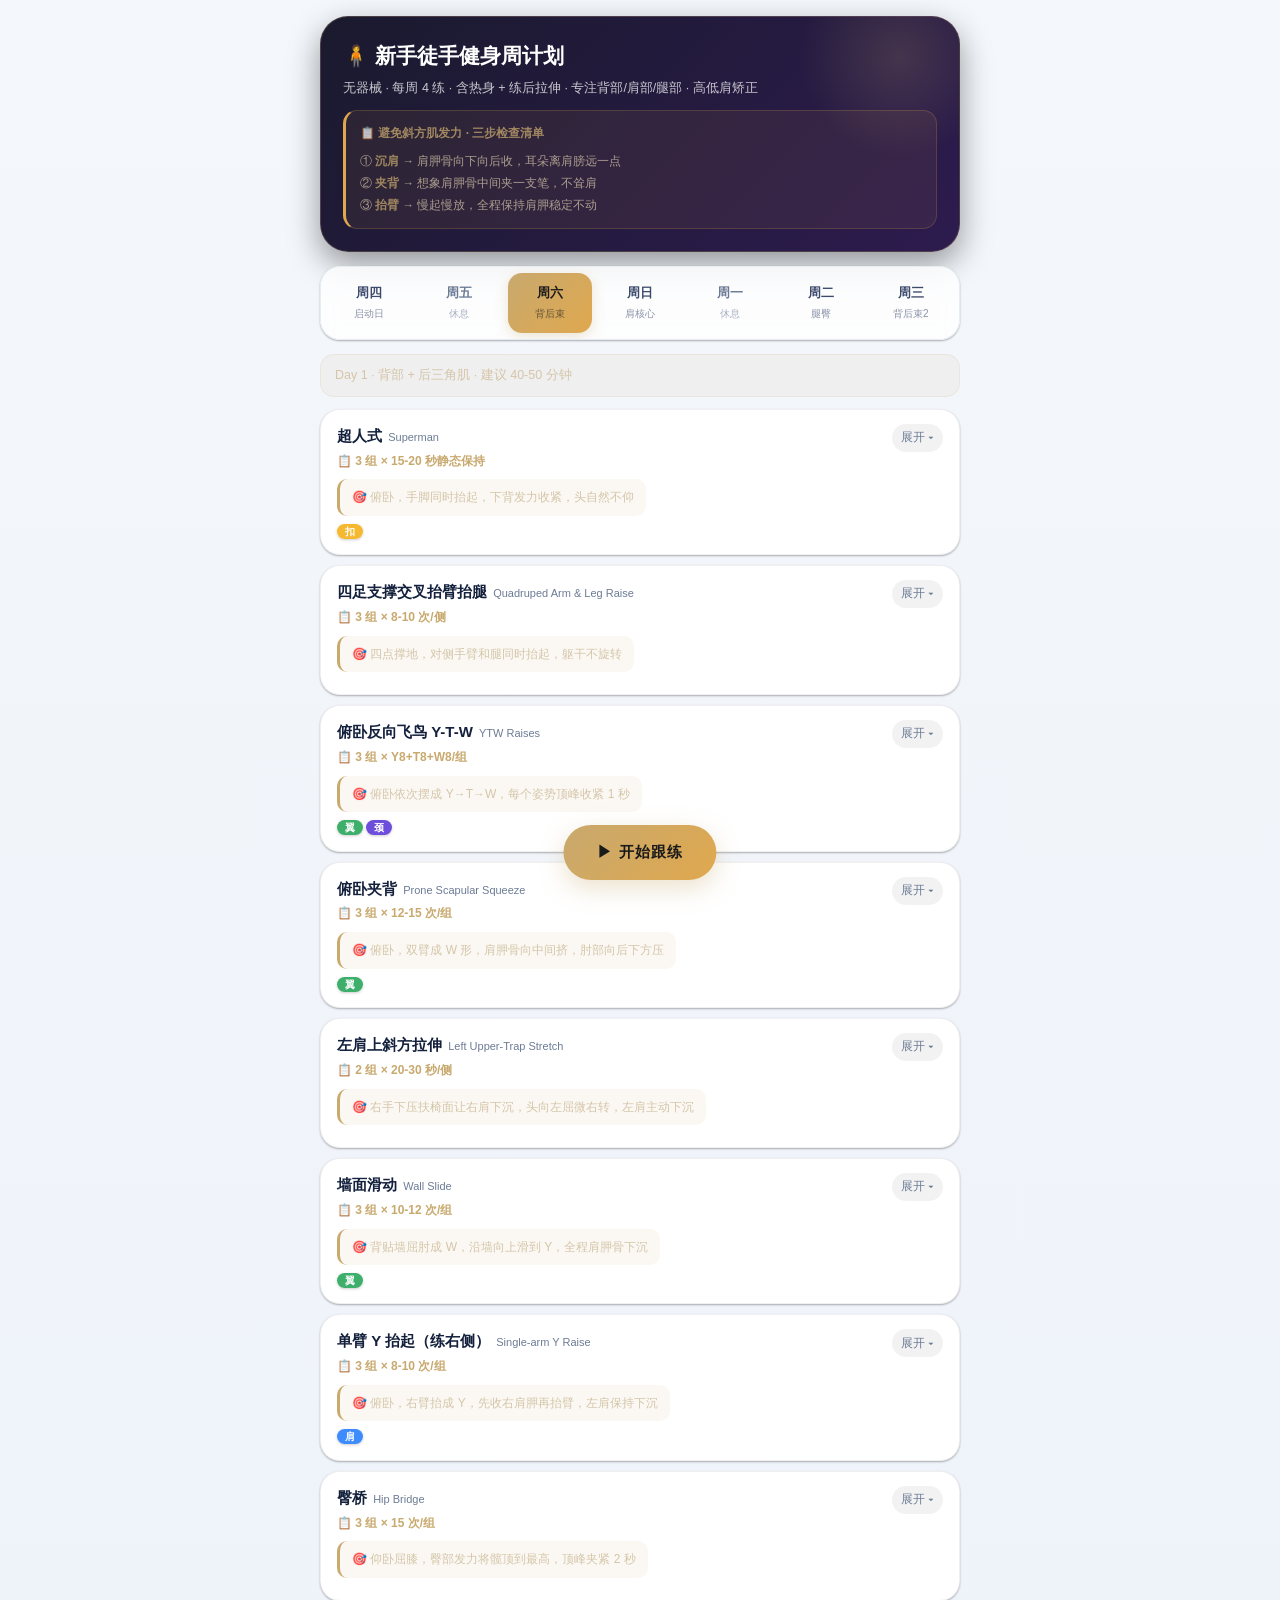
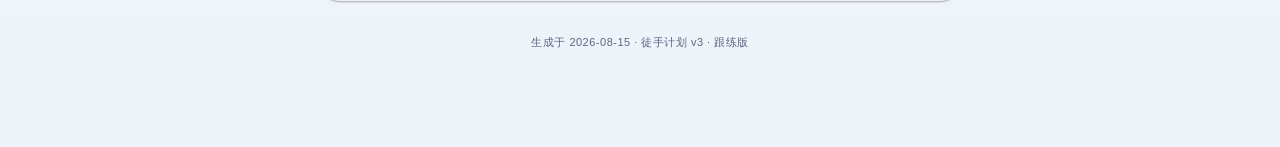
<file: apps/workout-4days.html>
<html lang="zh-CN" data-trae-theme="light"><head>
<meta charset="UTF-8">
<meta name="viewport" content="width=device-width, initial-scale=1.0, viewport-fit=cover">
<meta name="theme-color" content="#0f0f0f">
<title>新手徒手健身周计划 · 跟练版（4 练）</title>
<style>
  *,*::before,*::after{margin:0;padding:0;box-sizing:border-box;-webkit-tap-highlight-color:transparent;}
  html{-webkit-text-size-adjust:100%;} body{overscroll-behavior-y:contain;}
  button{font:inherit;cursor:pointer;border:none;background:none;color:inherit;} ul{list-style:none;}

  :root{
    --gold:#c8a96e; --gold-2:#e0a84e; --gold-g:linear-gradient(135deg,#c8a96e,#e0a84e);
    --ink:#eef2fb; --ink-2:#b8c2d6; --sub:#8894ae; --line:#2a3350;
    --bg:#0d1424; --bg-2:#141b2e; --card:#1a2340; --card-2:#1e2a4a;
    --brand-g:linear-gradient(135deg,#1a1a2e 0%,#2d1b4e 100%);
    --warmup:#4caf84; --correct:#e0a84e; --stretch:#9b7bd4;
    --sh-1:0 1px 2px rgba(0,0,0,.3);
    --sh-2:0 4px 14px rgba(0,0,0,.25);
    --sh-3:0 12px 32px rgba(0,0,0,.4);
    --glow:0 8px 24px rgba(200,169,110,.25);
    --r-sm:10px; --r-md:14px; --r-lg:20px; --r-xl:28px;
  }

  body{
    font-family:-apple-system,BlinkMacSystemFont,"PingFang SC","Helvetica Neue","Microsoft YaHei",sans-serif;
    background:linear-gradient(180deg,#0a0f1a,#0d1424 30%,#141b2e);
    color:var(--ink); line-height:1.65; padding:16px 14px 96px;
    min-height:100vh; -webkit-font-smoothing:antialiased;
  }
  .wrap{max-width:640px;margin:0 auto;}

  header{
    background:var(--brand-g); color:#fff; border-radius:var(--r-xl);
    padding:22px;margin-bottom:14px; position:relative; overflow:hidden; box-shadow:var(--sh-3);
    border:1px solid rgba(200,169,110,.15);
  }
  header::before{content:"";position:absolute;top:-60px;right:-40px;width:200px;height:200px;background:radial-gradient(circle,rgba(200,169,110,.18) 0%,rgba(200,169,110,0) 70%);pointer-events:none;}
  header h1{font-size:21px;font-weight:700;margin-bottom:4px;position:relative;z-index:1;}
  header p{font-size:12.5px;opacity:.75;position:relative;z-index:1;}
  .checklist{background:rgba(224,168,78,.08);border:1px solid rgba(224,168,78,.2);border-left:3px solid var(--correct);border-radius:var(--r-md);padding:12px 14px;margin-top:12px;font-size:12px;line-height:1.8;color:#d4c5a8;position:relative;z-index:1;}
  .checklist b{color:var(--gold);}

  .tabs{display:flex;gap:6px;margin-bottom:14px;background:rgba(26,35,64,.6);padding:6px;border-radius:var(--r-lg);box-shadow:var(--sh-1);overflow-x:auto;flex-wrap:wrap;backdrop-filter:blur(8px);border:1px solid var(--line);}
  .tab{flex:1;min-width:64px;text-align:center;padding:10px 6px;border-radius:var(--r-md);font-size:12.5px;font-weight:600;color:var(--ink-2);cursor:pointer;transition:all .25s;white-space:nowrap;}
  .tab .t-sub{font-size:10px;font-weight:500;opacity:.6;display:block;margin-top:2px;}
  .tab.active{background:var(--gold-g);color:#1a1a1a;box-shadow:0 4px 14px rgba(200,169,110,.3);font-weight:700;}
  .tab.rest{color:#6b7a94;}
  .tab.rest.active{background:linear-gradient(135deg,#3d5a4e,#2a4a3a);color:#9fd19a;box-shadow:0 4px 14px rgba(76,175,132,.2);}

  .section-label{font-size:11px;font-weight:700;letter-spacing:2px;text-transform:uppercase;margin:16px 4px 8px;display:flex;align-items:center;gap:8px;}
  .section-label::before{content:"";width:4px;height:14px;border-radius:2px;background:currentColor;}
  .sec-warmup{color:var(--warmup);}
  .sec-ex{color:var(--gold);}
  .sec-correct{color:var(--correct);}
  .sec-stretch{color:var(--stretch);}

  .ex{
    background:var(--card);border-radius:var(--r-lg);padding:14px 16px;margin-bottom:10px;
    box-shadow:var(--sh-1);cursor:pointer;transition:transform .18s,box-shadow .18s;position:relative;overflow:hidden;
    border:1px solid var(--line);
  }
  .ex:active{transform:scale(.985);box-shadow:var(--sh-2);}
  .ex .top{display:flex;justify-content:space-between;align-items:flex-start;gap:8px;}
  .ex .name{font-size:15px;font-weight:700;color:var(--ink);}
  .ex .en{font-size:11px;color:var(--sub);font-weight:500;margin-left:2px;}
  .ex .pres{font-size:12px;color:var(--gold);margin-top:3px;font-weight:600;}
  .ex .cue{font-size:12px;color:#d4c5a8;background:rgba(200,169,110,.08);border-radius:var(--r-sm);padding:8px 12px;margin-top:8px;line-height:1.7;border-left:3px solid var(--gold);}
  .ex .pts{display:none;margin-top:12px;padding-top:12px;border-top:1px dashed var(--line);font-size:12.5px;color:var(--sub);}
  .ex .pts.show{display:block;animation:fadeDown .25s ease;}
  @keyframes fadeDown{from{opacity:0;transform:translateY(-4px);}to{opacity:1;transform:translateY(0);}}
  .ex .pts li{margin-left:18px;margin-bottom:4px;position:relative;}
  .ex .pts li::before{content:"•";position:absolute;left:-14px;color:var(--gold);font-weight:700;}
  .ex .chev{color:var(--sub);font-size:12px;flex-shrink:0;width:28px;height:28px;display:flex;align-items:center;justify-content:center;border-radius:50%;background:rgba(255,255,255,.05);}

  .rest-card{background:linear-gradient(135deg,#1b3a2a,#112a1e);border-radius:var(--r-lg);padding:22px 20px;margin-bottom:12px;text-align:center;color:#7fd19a;font-size:13.5px;box-shadow:var(--sh-1);border:1px solid rgba(76,175,132,.2);line-height:1.9;}
  .rest-card b{font-size:16px;color:#9fe3b5;}

  .float{position:fixed;left:50%;bottom:calc(20px + env(safe-area-inset-bottom));transform:translateX(-50%);z-index:30;}
  .btn{border:none;border-radius:999px;padding:15px 34px;font-size:15px;font-weight:800;color:#1a1a1a;background:var(--gold-g);box-shadow:0 8px 24px rgba(200,169,110,.35);letter-spacing:1px;transition:transform .15s;}
  .ex,.tab,.btn,button{touch-action:manipulation;}
  .btn:active{transform:scale(.97);}
  .btn:disabled{opacity:.45;box-shadow:none;}

  .player{position:fixed;inset:0;background:linear-gradient(160deg,#0a0f1a 0%,#1a1a2e 50%,#2d1b4e 100%);color:#fff;z-index:50;display:none;flex-direction:column;animation:fadeIn .3s ease;}
  @keyframes fadeIn{from{opacity:0;}to{opacity:1;}}
  .player.on{display:flex;}
  .player .phead{padding:20px 22px 8px;display:flex;justify-content:space-between;align-items:center;gap:12px;flex-shrink:0;}
  .player .total{font-size:12px;opacity:.7;background:rgba(200,169,110,.15);color:var(--gold);padding:4px 12px;border-radius:999px;font-variant-numeric:tabular-nums;font-weight:700;}
  .player .close{width:36px;height:36px;border-radius:50%;background:rgba(255,255,255,.12);font-size:18px;color:#fff;display:flex;align-items:center;justify-content:center;}
  .player .pbody{flex:1;display:flex;flex-direction:column;align-items:center;justify-content:center;padding:0 24px;text-align:center;}
  .player .phase{font-size:12px;letter-spacing:4px;color:var(--gold);margin-bottom:10px;text-transform:uppercase;font-weight:600;}
  .player .pname{font-size:26px;font-weight:800;margin-bottom:4px;letter-spacing:1px;}
  .player .pen{font-size:13px;opacity:.5;margin-bottom:20px;letter-spacing:.5px;}
  .ring{width:210px;height:210px;position:relative;margin:12px 0 20px;}
  .ring svg{transform:rotate(-90deg);width:100%;height:100%;filter:drop-shadow(0 6px 20px rgba(200,169,110,.25));}
  .ring .time{position:absolute;inset:0;display:flex;align-items:center;justify-content:center;font-size:56px;font-weight:900;font-variant-numeric:tabular-nums;text-shadow:0 2px 8px rgba(0,0,0,.3);}
  .player .pset{font-size:14px;font-weight:700;letter-spacing:1px;margin-bottom:10px;opacity:.8;}
  .player .pcue{font-size:14px;font-weight:700;color:var(--gold);background:rgba(200,169,110,.12);border:1px solid rgba(200,169,110,.4);border-radius:var(--r-md);padding:14px 18px;max-width:360px;min-height:22px;margin-bottom:12px;line-height:1.6;box-shadow:0 4px 16px rgba(200,169,110,.15);}
  .player .ptip{font-size:12.5px;opacity:.65;max-width:340px;min-height:34px;line-height:1.6;}
  .player .pctrl{padding:20px 22px 36px;display:flex;gap:14px;flex-shrink:0;}
  .player .pctrl button{flex:1;border-radius:var(--r-lg);padding:16px;font-size:15px;font-weight:700;}
  .player .skip{background:rgba(255,255,255,.12);color:#fff;border:1px solid rgba(255,255,255,.18);}
  .player .pause{background:var(--gold-g);color:#1a1a1a;box-shadow:0 4px 16px rgba(200,169,110,.25);}
  .player .done-screen{text-align:center;}
  .player .done-screen .big{font-size:64px;margin-bottom:12px;animation:pop .6s cubic-bezier(.4,0,.2,1);}
  @keyframes pop{0%{transform:scale(.3);opacity:0;}60%{transform:scale(1.15);opacity:1;}100%{transform:scale(1);}}
  .player .done-screen .sub{opacity:.85;font-size:14px;line-height:1.8;}

  footer{text-align:center;font-size:11px;color:#5a6780;padding:22px 0 0;letter-spacing:.5px;}

  @media (prefers-color-scheme:light){
    :root{--bg:#f4f7fb;--bg-2:#eef3fa;--card:#fff;--ink:#14213d;--ink-2:#3c4a6b;--sub:#6c7b95;--line:#e6ecf4;}
    body{background:linear-gradient(180deg,var(--bg),var(--bg-2));}
    header{border-color:rgba(200,169,110,.25);}
    .tabs{background:rgba(255,255,255,.8);}
    .ex{border-color:rgba(0,0,0,.06);}
    .ex .chev{background:rgba(0,0,0,.05);}
    .cue{color:#5a4a2e;}
  }

  /* ===== 手机端适配 ===== */
  .player .pctrl{padding-bottom:calc(24px + env(safe-area-inset-bottom));}
  @media (max-width:420px){
    body{padding:12px 12px 120px;}
    header{padding:18px;border-radius:22px;}
    header h1{font-size:18px;}
    .tab{min-width:56px;padding:9px 4px;font-size:11.5px;}
    .ring{width:170px;height:170px;margin:8px 0 14px;}
    .ring .time{font-size:46px;}
    .player .pname{font-size:22px;}
    .player .pcue{font-size:13px;padding:12px 14px;}
    .player .pctrl{gap:10px;padding:14px 14px calc(20px + env(safe-area-inset-bottom));}
    .player .pctrl button{padding:14px;font-size:14px;}
    .btn{padding:14px 28px;font-size:14px;width:max-content;}
    .ex{padding:13px 14px;}
    .ex .name{font-size:14px;}
  }
</style>
<style data-trae-edit-ui="true" id="trae-previewer-tools-styles">:root {
  --trae-layer-image-download: 89990;
  --trae-layer-browser-inspect-overlay: 90000;
  --trae-layer-browser-inspect-highlight: 90010;
  --trae-layer-browser-inspect-action: 90020;
  --trae-layer-text-selection-action: 90030;
  --trae-layer-edit-tooltip: 100095;
}
:root,
[data-trae-theme='dark'] {
  --trae-bg-base-default: #171717;
  --trae-bg-menu: #222427;
  --trae-bg-overlay-l1: rgba(255, 255, 255, 0.04);
  --trae-bg-overlay-l2: rgba(255, 255, 255, 0.08);
  --trae-bg-overlay-l3: rgba(255, 255, 255, 0.12);
  --trae-bg-overlay-l4: rgba(255, 255, 255, 0.16);
  --trae-bg-invert: #f5f9fe;
  --trae-bg-invert-hover: #e8ecf0;
  --trae-bg-invert-active: #dce0e4;
  --trae-bg-invert-disabled: rgba(224, 226, 242, 0.12);
  --bg-bg-brand-disabled: rgba(75, 63, 227, 0.35);
  --bg-bg-brand-popup: rgba(106, 111, 255, 0.15);
  --trae-border-l1: #e0e2f217;
  --trae-border-l2: rgba(255, 255, 255, 0.12);
  --trae-border-l3: rgba(255, 255, 255, 0.08);
  --trae-border-neutral-l3: rgba(229, 229, 229, 0.20);
  --trae-border-brand: #6a6fff;
  --trae-text-default: #f5f9fe;
  --trae-text-default-hover: #f5f9fe;
  --trae-text-default-active: #f5f9fe;
  --trae-text-secondary: rgba(245, 249, 254, 0.5);
  --trae-text-tertiary: rgba(245, 249, 254, 0.4);
  --trae-text-disabled: #666b75;
  --trae-text-onaccent: #222427;
  --trae-icon-default: #f5f9fe;
  --trae-icon-secondary: rgba(245, 249, 254, 0.5);
  --trae-icon-brand: #6a6fff;
  --icon-icon-brand: var(--trae-icon-brand);
  --trae-icon-onaccent: #222427;
  --trae-status-success: #22c55e;
  --trae-status-primary: #3b82f6;
  --trae-status-primary-default: #387bff;
  --trae-status-primary-surface-l1: rgba(53, 121, 255, 0.18);
  --trae-status-success-default: #33c192;
  --trae-status-success-surface-l1: rgba(0, 165, 110, 0.18);
  --trae-status-error-default: #f65a5a;
  --trae-status-error-surface-l1: rgba(246, 70, 70, 0.18);
  --trae-annotation-marker-bg: #4b3fe3;
  --trae-annotation-marker-text: #ffffff;
  --trae-annotation-region-border: var(--trae-status-primary-default);
  --trae-region-outside-mask-bg: rgba(0, 0, 0, 0.32);
  --trae-panel-shadow: 0px 6px 24px -1px rgba(0, 0, 0, 0.16);
  --trae-floating-shadow: 0px 2px 8px 0px rgba(0, 0, 0, 0.2);
  --trae-shadow-elevation-50: 0 1px 2px -1px rgba(0, 0, 0, 0.45);
  --text-text-default: var(--trae-text-default);
  --text-text-onaccent: var(--trae-text-onaccent);
  --bg-bg-menu: var(--trae-bg-menu);
  --bg-bg-white: var(--trae-bg-menu);
  --bg-bg-invert: var(--trae-bg-invert);
  --bg-bg-invert-disabled: var(--trae-bg-invert-disabled);
  --bg-bg-overlay-l1: var(--trae-bg-overlay-l1);
  --bg-bg-overlay-l2: var(--trae-bg-overlay-l2);
  --bg-bg-overlay-l3: var(--trae-bg-overlay-l3);
  --border-border-neutral-l1: var(--trae-border-l1);
  --border-border-brand: var(--trae-border-brand);
  --border-border-brand-half: rgba(106, 111, 255, 0.4);
  --status-error-default: var(--trae-status-error-default);
  --status-error-surface-l1: var(--trae-status-error-surface-l1);
  --radius-radius-md-12: 12px;
  --spacers-spacer-0: 0;
  --spacers-spacer-6: 6px;
}

[data-trae-theme='light'] {
  --trae-bg-base-default: #fafafa;
  --trae-bg-menu: #ffffff;
  --trae-bg-overlay-l1: rgba(0, 0, 0, 0.04);
  --trae-bg-overlay-l2: rgba(0, 0, 0, 0.06);
  --trae-bg-overlay-l3: rgba(0, 0, 0, 0.08);
  --trae-bg-overlay-l4: rgba(0, 0, 0, 0.12);
  --trae-bg-invert: #1f2328;
  --trae-bg-invert-hover: #32383f;
  --trae-bg-invert-active: #444d56;
  --trae-bg-invert-disabled: rgba(115, 115, 115, 0.20);
  --bg-bg-brand-disabled: rgba(75, 63, 227, 0.22);
  --bg-bg-brand-popup: rgba(170, 183, 255, 0.36);
  --trae-border-l1: rgba(0, 0, 0, 0.1);
  --trae-border-l2: rgba(0, 0, 0, 0.12);
  --trae-border-l3: rgba(0, 0, 0, 0.08);
  --trae-border-neutral-l3: rgba(115, 115, 115, 0.36);
  --trae-border-brand: #4b3fe3;
  --trae-text-default: #1f2328;
  --trae-text-default-hover: #111214;
  --trae-text-default-active: #111214;
  --trae-text-secondary: rgba(31, 35, 40, 0.5);
  --trae-text-tertiary: rgba(31, 35, 40, 0.4);
  --trae-text-disabled: #a1a1a1;
  --trae-text-onaccent: #ffffff;
  --trae-icon-default: #1f2328;
  --trae-icon-secondary: rgba(31, 35, 40, 0.5);
  --trae-icon-brand: #4b3fe3;
  --icon-icon-brand: var(--trae-icon-brand);
  --trae-icon-onaccent: #ffffff;
  --trae-status-success: #22c55e;
  --trae-status-primary: #3b82f6;
  --trae-status-primary-default: #2f74ff;
  --trae-status-primary-surface-l1: rgba(47, 116, 255, 0.12);
  --trae-status-success-default: #15a877;
  --trae-status-success-surface-l1: rgba(64, 176, 139, 0.12);
  --trae-status-error-default: #e8463a;
  --trae-status-error-surface-l1: rgba(232, 70, 58, 0.12);
  --trae-annotation-marker-bg: #4b3fe3;
  --trae-annotation-marker-text: #ffffff;
  --trae-annotation-region-border: var(--trae-status-primary-default);
  --trae-region-outside-mask-bg: rgba(0, 0, 0, 0.18);
  --trae-panel-shadow: 0px 6px 24px -1px rgba(24, 24, 24, 0.06);
  --trae-floating-shadow: 0px 2px 8px 0px rgba(24, 24, 24, 0.2);
  --trae-shadow-elevation-50: 0 1px 2px -1px rgba(24, 24, 24, 0.08);
  --text-text-default: var(--trae-text-default);
  --text-text-onaccent: var(--trae-text-onaccent);
  --bg-bg-menu: var(--trae-bg-menu);
  --bg-bg-white: var(--trae-bg-menu);
  --bg-bg-invert: var(--trae-bg-invert);
  --bg-bg-invert-disabled: var(--trae-bg-invert-disabled);
  --bg-bg-overlay-l1: var(--trae-bg-overlay-l1);
  --bg-bg-overlay-l2: var(--trae-bg-overlay-l2);
  --bg-bg-overlay-l3: var(--trae-bg-overlay-l3);
  --border-border-neutral-l1: var(--trae-border-l1);
  --border-border-brand: var(--trae-border-brand);
  --border-border-brand-half: rgba(75, 63, 227, 0.4);
  --status-error-default: var(--trae-status-error-default);
  --status-error-surface-l1: var(--trae-status-error-surface-l1);
  --radius-radius-md-12: 12px;
  --spacers-spacer-0: 0;
  --spacers-spacer-6: 6px;
}

@keyframes trae-spin {
  to {
    transform: rotate(360deg);
  }
}

@keyframes trae-edit-bar-enter {
  from {
    opacity: 0;
    transform: translateY(-4px) scale(0.98);
  }

  to {
    opacity: 1;
    transform: translateY(0) scale(1);
  }
}

@keyframes trae-edit-bar-leave {
  from {
    opacity: 1;
    transform: translateY(0) scale(1);
  }

  to {
    opacity: 0;
    transform: translateY(-4px) scale(0.98);
  }
}

@keyframes trae-edit-panel-leave {
  from {
    opacity: 1;
    transform: translateY(0) scale(1);
  }

  to {
    opacity: 0;
    transform: translateY(-4px) scale(0.98);
  }
}

.trae-edit-mode-active:not(.trae-edit-mode-dragging) body *:not([data-trae-edit-ui]):not([data-trae-edit-ui] *) {
  transition: none !important;
  animation-play-state: paused !important;
}

.trae-edit-mode-reorder-hit-test [data-trae-edit-ui]:not(.trae-edit-pointer-shield):not(.trae-edit-panel),
.trae-edit-mode-reorder-hit-test [data-trae-edit-ui]:not(.trae-edit-pointer-shield):not(.trae-edit-panel) * {
  pointer-events: none !important;
}

.trae-browser-inspect-overlay {
  position: fixed;
  top: 0;
  left: 0;
  width: 100%;
  height: 100%;
  z-index: var(--trae-layer-browser-inspect-overlay);
  pointer-events: auto;
  background: transparent;
}

.trae-browser-inspect-highlight-box {
  position: absolute;
  top: 0;
  left: 0;
  z-index: var(--trae-layer-browser-inspect-highlight);
  display: none;
}

.trae-browser-inspect-highlight-tag {
  position: absolute;
  left: 0px;
  top: 0px;
  height: 18px;
  padding: 0 6px;
  box-sizing: border-box;
  border-radius: 4px;
  background-color: var(--trae-status-success-default);
  color: var(--trae-text-onaccent);
  font-size: 12px;
  font-weight: 400;
  display: none;
  align-items: center;
  z-index: var(--trae-layer-browser-inspect-action);
}

.trae-browser-inspect-highlight-box-show {
  display: flex;
}

.trae-browser-inspect-highlight-tag.trae-browser-inspect-highlight-box-show {
  display: none;
}

.trae-browser-inspect-select-button.trae-browser-inspect-highlight-box-show {
  display: block !important;
}

.trae-browser-inspect-select-button {
  position: absolute;
  top: 0;
  left: 0;
  display: none;
  z-index: var(--trae-layer-browser-inspect-action);
}

.trae-browser-inspect-select-highlight-box {
  background: transparent !important;
}

.trae-browser-inspect-select-highlight-box .trae-browser-inspect-highlight-tag {
  background-color: var(--trae-status-success-default);
}

.trae-add-to-chat-card {
  display: block;
  overflow: hidden;
  background: var(--trae-bg-menu);
  border: 1px solid var(--trae-border-l1);
  border-radius: 8px;
  box-shadow: var(--trae-floating-shadow);
  transition:
    width 0.25s cubic-bezier(0.4, 0, 0.2, 1),
    height 0.25s cubic-bezier(0.4, 0, 0.2, 1);
}

.trae-add-to-chat-content {
  position: relative;
  width: max-content;
}

.trae-fade-exit {
  opacity: 0;
  transition: opacity 0.15s ease-out;
}

.trae-fade-enter {
  opacity: 1;
  transition: opacity 0.2s ease-in;
}

.trae-buttons-view {
  display: flex;
  align-items: center;
  gap: 6px;
  padding: 4px;
  background: transparent;
}

.trae-action-button {
  display: inline-flex;
  align-items: center;
  gap: 4px;
  padding: 4px 8px;
  background: transparent;
  border: none;
  border-radius: 4px;
  cursor: pointer;
  transform: none !important;
  transition: none !important;
  animation: none !important;
}

.trae-action-button:hover {
  background: var(--trae-bg-overlay-l2);
}

.trae-action-button:active {
  background: var(--trae-bg-overlay-l3);
}

.trae-action-button:focus-visible {
  outline: 2px solid var(--trae-status-primary);
  outline-offset: 1px;
}

.trae-action-button-icon {
  display: flex;
  align-items: center;
  justify-content: center;
  width: 16px;
  height: 16px;
  color: var(--trae-icon-default);
  flex-shrink: 0;
}

.trae-action-button-title {
  font-family: -apple-system, BlinkMacSystemFont, 'Segoe UI', Roboto, sans-serif;
  font-size: 11px;
  font-weight: 500;
  line-height: 16px;
  color: var(--trae-text-default);
  white-space: nowrap;
}

.trae-edit-toolbar-button-active {
  background: var(--bg-bg-brand-disabled, rgba(75, 63, 227, 0.22)) !important;
  color: var(--icon-icon-brand, #4b3fe3) !important;
  font-weight: bold !important;
}

.trae-edit-toolbar-button-active:hover {
  background: var(--bg-bg-brand-popup, rgba(170, 183, 255, 0.36)) !important;
}

.trae-edit-toolbar button[data-action='alignment-dropdown']:hover,
.trae-edit-toolbar button[data-action='text-align-dropdown']:hover,
.trae-edit-toolbar button[data-action='font-decrease']:hover,
.trae-edit-toolbar button[data-action='font-increase']:hover,
.trae-edit-toolbar button[data-action^='align-']:hover {
  border-radius: 8px;
  background: var(--bg-bg-overlay-l1, rgba(115, 115, 115, 0.08)) !important;
}

.trae-edit-toolbar button[data-action='alignment-dropdown']:active,
.trae-edit-toolbar button[data-action='text-align-dropdown']:active,
.trae-edit-toolbar button[data-action='font-decrease']:active,
.trae-edit-toolbar button[data-action='font-increase']:active,
.trae-edit-toolbar button[data-action^='align-']:active {
  border-radius: 8px;
  background: var(--bg-bg-overlay-l2, rgba(115, 115, 115, 0.12)) !important;
}

.trae-comment-input {
  background: transparent;
  color: var(--trae-text-default);
  caret-color: var(--trae-text-default);
}

.trae-comment-input::placeholder {
  color: var(--trae-text-tertiary);
}

.trae-point-edit-bar,
.trae-point-comment-input-bar,
.trae-comment-only-panel {
  transform-origin: top center;
  will-change: opacity, transform;
}

.trae-edit-panel:not(.trae-edit-panel-leave) {
  pointer-events: auto !important;
}

.trae-edit-bar-enter {
  animation: trae-edit-bar-enter var(--transition-normal, 0.18s cubic-bezier(0.2, 0, 0, 1)) both;
}

.trae-edit-bar-leave {
  pointer-events: none;
  animation: trae-edit-bar-leave var(--transition-fast, 0.14s ease) both;
}

.trae-edit-panel-leave {
  pointer-events: none;
  animation: trae-edit-panel-leave var(--transition-fast, 0.14s ease) both;
}

.trae-edit-panel [data-trae-tooltip] {
  position: relative;
}

.trae-edit-panel [data-trae-tooltip]::after {
  content: attr(data-trae-tooltip);
  position: absolute;
  left: 50%;
  bottom: calc(100% + 8px);
  z-index: var(--trae-layer-edit-tooltip);
  padding: 6px 10px;
  border-radius: 6px;
  background: var(--trae-bg-invert, var(--bg-bg-invert));
  color: var(--trae-text-onaccent, var(--text-text-onaccent));
  box-shadow: var(--trae-floating-shadow);
  font-family: -apple-system, BlinkMacSystemFont, 'SF Pro Text', 'PingFang SC', sans-serif;
  font-size: 11px;
  font-weight: 500;
  line-height: 16px;
  letter-spacing: 0.039px;
  white-space: nowrap;
  pointer-events: none;
  box-sizing: border-box;
  opacity: 0;
  transform: translateX(-50%);
  visibility: hidden;
}

.trae-edit-panel [data-trae-tooltip]::before {
  content: '';
  position: absolute;
  left: 50%;
  bottom: calc(100% + 5px);
  z-index: var(--trae-layer-edit-tooltip);
  width: 8px;
  height: 4px;
  background: var(--trae-bg-invert, var(--bg-bg-invert));
  clip-path: polygon(0 0, 100% 0, 50% 100%);
  transform: translateX(-50%);
  pointer-events: none;
  opacity: 0;
  visibility: hidden;
}

.trae-edit-panel [data-trae-tooltip]:hover::after,
.trae-edit-panel [data-trae-tooltip]:focus-visible::after,
.trae-edit-panel [data-trae-tooltip]:hover::before,
.trae-edit-panel [data-trae-tooltip]:focus-visible::before {
  opacity: 1;
  visibility: visible;
}

.trae-comment-btn {
  justify-content: center;
  cursor: pointer;
  transition: background-color 0.15s ease;
}

.trae-comment-btn:disabled {
  cursor: not-allowed;
}

.trae-comment-btn:focus-visible {
  outline: 2px solid var(--trae-status-primary);
  outline-offset: 1px;
}

.trae-comment-btn-primary {
  background: var(--trae-bg-invert);
  color: var(--trae-text-onaccent);
}

.trae-comment-btn-primary:hover:not(:disabled) {
  background: var(--trae-bg-invert-hover);
}

.trae-comment-btn-primary:active:not(:disabled) {
  background: var(--trae-bg-invert-active);
}

.trae-comment-btn-primary:disabled {
  background: var(--trae-bg-invert-disabled);
  color: var(--trae-text-disabled);
}

.trae-comment-btn-secondary {
  background: var(--trae-bg-overlay-l2);
  color: var(--trae-text-default);
}

.trae-comment-btn-secondary:hover:not(:disabled) {
  background: var(--trae-bg-overlay-l3);
}

.trae-comment-btn-secondary:active:not(:disabled) {
  background: var(--trae-bg-overlay-l4);
}

.trae-comment-btn-secondary:disabled {
  background: var(--trae-bg-overlay-l2);
  color: var(--trae-text-disabled);
}

.trae-comment-btn-text {
  background: transparent;
  color: var(--trae-text-default);
}

.trae-comment-btn-text:hover:not(:disabled) {
  border-radius: 8px;
  background: var(--bg-bg-overlay-l1, var(--trae-bg-overlay-l1));
  color: var(--trae-text-default-hover);
}

.trae-comment-btn-text:active:not(:disabled) {
  border-radius: 8px;
  background: var(--trae-bg-overlay-l2);
  color: var(--trae-text-default-active);
}

.trae-comment-btn-text:disabled {
  background: transparent;
  color: var(--trae-text-disabled);
}

.trae-marking-btn {
  justify-content: center;
}

.trae-marking-btn:hover:not(:disabled) {
  background: var(--trae-bg-overlay-l1) !important;
}

.trae-marking-btn-active {
  background: var(--bg-bg-brand-disabled, rgba(75, 63, 227, 0.22)) !important;
  color: var(--icon-icon-brand, var(--trae-icon-brand)) !important;
}

.trae-marking-btn-active:hover {
  background: var(--bg-bg-brand-popup, rgba(170, 183, 255, 0.36)) !important;
  color: var(--icon-icon-brand, var(--trae-icon-brand)) !important;
}

.trae-marking-btn:active:not(:disabled) {
  background: var(--trae-bg-overlay-l2) !important;
}

.trae-marking-btn:disabled {
  color: var(--trae-text-disabled) !important;
  cursor: not-allowed !important;
}

.trae-action-button-shortcut {
  display: flex;
  align-items: center;
  gap: 2px;
  color: var(--trae-icon-secondary);
  flex-shrink: 0;
}

.trae-shortcut-container {
  display: flex;
  align-items: center;
  gap: 2px;
}

.trae-shortcut-key {
  font-family: -apple-system, BlinkMacSystemFont, 'Segoe UI', Roboto, sans-serif;
  font-size: 11px;
  font-weight: 500;
  line-height: 12px;
  color: var(--trae-icon-secondary);
}

.trae-add-to-chat-divider {
  width: 2px;
  height: 12px;
  padding: 0 6px;
  box-sizing: content-box;
  background-clip: content-box;
  background-color: var(--trae-border-l2);
  flex-shrink: 0;
}

.trae-editor-view {
  display: flex;
  flex-direction: column;
  width: 320px;
  padding: 8px;
  background: transparent;
}

.trae-editor-text-container {
  display: flex;
  align-items: center;
  padding: 8px;
  background: var(--trae-bg-overlay-l1);
  border: 1px solid var(--trae-border-l3);
  border-radius: 4px;
  gap: 8px;
}

.trae-editor-textarea {
  flex: 1;
  padding: 0 2px;
  border: none;
  background: transparent;
  font-family: -apple-system, BlinkMacSystemFont, 'Segoe UI', Roboto, sans-serif;
  font-size: 13px;
  font-weight: 400;
  line-height: 20px;
  color: var(--trae-text-default);
  resize: none;
  outline: none;
  overflow-y: auto;
  max-height: 140px;
}

.trae-editor-textarea::placeholder {
  color: var(--trae-text-tertiary);
}

.trae-editor-action-bar {
  display: flex;
  align-items: center;
  justify-content: flex-end;
  gap: 4px;
  max-height: 0;
  opacity: 0;
  overflow: hidden;
  transition:
    max-height 0.2s ease-out,
    opacity 0.2s ease-out,
    margin-top 0.2s ease-out;
}

.trae-editor-action-bar-visible {
  max-height: 32px;
  opacity: 1;
  margin-top: 8px;
}

.trae-editor-cancel-button {
  display: flex;
  align-items: center;
  justify-content: center;
  height: 24px;
  padding: 0 4px;
  background: var(--trae-bg-overlay-l2);
  border: none;
  border-radius: 4px;
  cursor: pointer;
  transition: background-color 0.15s ease;
}

.trae-editor-cancel-button:hover {
  background: var(--trae-bg-overlay-l3);
}

.trae-editor-cancel-button:active {
  background: var(--trae-bg-overlay-l3);
}

.trae-editor-cancel-button:focus-visible {
  outline: 2px solid var(--trae-status-primary);
  outline-offset: 1px;
}

.trae-editor-cancel-text {
  font-family: -apple-system, BlinkMacSystemFont, 'Segoe UI', Roboto, sans-serif;
  font-size: 11px;
  font-weight: 500;
  line-height: 16px;
  color: var(--trae-text-default);
  white-space: nowrap;
  padding: 0 4px;
}

.trae-editor-submit-button {
  display: flex;
  align-items: center;
  justify-content: center;
  height: 24px;
  padding: 0 8px;
  background: var(--trae-bg-invert);
  border: none;
  border-radius: 4px;
  cursor: pointer;
  transition: background-color 0.15s ease;
}

.trae-editor-submit-button:hover {
  background: var(--trae-bg-invert-hover);
}

.trae-editor-submit-button:active {
  background: var(--trae-bg-invert-active);
}

.trae-editor-submit-button:focus-visible {
  outline: 2px solid var(--trae-status-primary);
  outline-offset: 1px;
}

.trae-editor-submit-text {
  font-family: -apple-system, BlinkMacSystemFont, 'Segoe UI', Roboto, sans-serif;
  font-size: 11px;
  font-weight: 500;
  line-height: 16px;
  color: var(--trae-text-onaccent);
  white-space: nowrap;
  padding: 0 4px;
}

.trae-editor-submit-icon {
  display: flex;
  align-items: center;
  justify-content: center;
  width: 12px;
  height: 12px;
  color: var(--trae-icon-onaccent);
  flex-shrink: 0;
}

.trae-success-view {
  display: flex;
  align-items: center;
  justify-content: center;
  gap: 6px;
  padding: 0 12px;
  height: 32px;
  white-space: nowrap;
}

.trae-success-icon {
  display: flex;
  align-items: center;
  justify-content: center;
  width: 16px;
  height: 16px;
  color: var(--trae-status-success);
  flex-shrink: 0;
}

.trae-success-text {
  font-family: -apple-system, BlinkMacSystemFont, 'Segoe UI', Roboto, sans-serif;
  font-size: 12px;
  font-weight: 400;
  line-height: 18px;
  color: var(--trae-text-default);
  user-select: none;
}
</style><style data-trae-pptx-captured-css="true">*, ::before, ::after { margin: 0px; padding: 0px; box-sizing: border-box; -webkit-tap-highlight-color: transparent; }
html { text-size-adjust: 100%; }
body { overscroll-behavior-y: contain; }
button { font: inherit; cursor: pointer; border: none; background: none; color: inherit; }
ul { list-style: none; }
:root { --gold: #c8a96e; --gold-2: #e0a84e; --gold-g: linear-gradient(135deg,#c8a96e,#e0a84e); --ink: #eef2fb; --ink-2: #b8c2d6; --sub: #8894ae; --line: #2a3350; --bg: #0d1424; --bg-2: #141b2e; --card: #1a2340; --card-2: #1e2a4a; --brand-g: linear-gradient(135deg,#1a1a2e 0%,#2d1b4e 100%); --warmup: #4caf84; --correct: #e0a84e; --stretch: #9b7bd4; --sh-1: 0 1px 2px rgba(0,0,0,.3); --sh-2: 0 4px 14px rgba(0,0,0,.25); --sh-3: 0 12px 32px rgba(0,0,0,.4); --glow: 0 8px 24px rgba(200,169,110,.25); --r-sm: 10px; --r-md: 14px; --r-lg: 20px; --r-xl: 28px; }
body { font-family: -apple-system, BlinkMacSystemFont, "PingFang SC", "Helvetica Neue", "Microsoft YaHei", sans-serif; background: linear-gradient(rgb(10, 15, 26), rgb(13, 20, 36) 30%, rgb(20, 27, 46)); color: var(--ink); line-height: 1.65; padding: 16px 14px 96px; min-height: 100vh; -webkit-font-smoothing: antialiased; }
.wrap { max-width: 640px; margin: 0px auto; }
header { background: var(--brand-g); color: rgb(255, 255, 255); border-radius: var(--r-xl); padding: 22px; margin-bottom: 14px; position: relative; overflow: hidden; box-shadow: var(--sh-3); border: 1px solid rgba(200, 169, 110, 0.15); }
header::before { content: ""; position: absolute; top: -60px; right: -40px; width: 200px; height: 200px; background: radial-gradient(circle, rgba(200, 169, 110, 0.18) 0%, rgba(200, 169, 110, 0) 70%); pointer-events: none; }
header h1 { font-size: 21px; font-weight: 700; margin-bottom: 4px; position: relative; z-index: 1; }
header p { font-size: 12.5px; opacity: 0.75; position: relative; z-index: 1; }
.checklist { background: rgba(224, 168, 78, 0.08); border-top: 1px solid rgba(224, 168, 78, 0.2); border-right: 1px solid rgba(224, 168, 78, 0.2); border-bottom: 1px solid rgba(224, 168, 78, 0.2); border-image: initial; border-left: 3px solid var(--correct); border-radius: var(--r-md); padding: 12px 14px; margin-top: 12px; font-size: 12px; line-height: 1.8; color: rgb(212, 197, 168); position: relative; z-index: 1; }
.checklist b { color: var(--gold); }
.tabs { display: flex; gap: 6px; margin-bottom: 14px; background: rgba(26, 35, 64, 0.6); padding: 6px; border-radius: var(--r-lg); box-shadow: var(--sh-1); overflow-x: auto; flex-wrap: wrap; backdrop-filter: blur(8px); border: 1px solid var(--line); }
.tab { flex: 1 1 0%; min-width: 64px; text-align: center; padding: 10px 6px; border-radius: var(--r-md); font-size: 12.5px; font-weight: 600; color: var(--ink-2); cursor: pointer; transition: 0.25s; white-space: nowrap; }
.tab .t-sub { font-size: 10px; font-weight: 500; opacity: 0.6; display: block; margin-top: 2px; }
.tab.active { background: var(--gold-g); color: rgb(26, 26, 26); box-shadow: rgba(200, 169, 110, 0.3) 0px 4px 14px; font-weight: 700; }
.tab.rest { color: rgb(107, 122, 148); }
.tab.rest.active { background: linear-gradient(135deg, rgb(61, 90, 78), rgb(42, 74, 58)); color: rgb(159, 209, 154); box-shadow: rgba(76, 175, 132, 0.2) 0px 4px 14px; }
.section-label { font-size: 11px; font-weight: 700; letter-spacing: 2px; text-transform: uppercase; margin: 16px 4px 8px; display: flex; align-items: center; gap: 8px; }
.section-label::before { content: ""; width: 4px; height: 14px; border-radius: 2px; background: currentcolor; }
.sec-warmup { color: var(--warmup); }
.sec-ex { color: var(--gold); }
.sec-correct { color: var(--correct); }
.sec-stretch { color: var(--stretch); }
.ex { background: var(--card); border-radius: var(--r-lg); padding: 14px 16px; margin-bottom: 10px; box-shadow: var(--sh-1); cursor: pointer; transition: transform 0.18s, box-shadow 0.18s; position: relative; overflow: hidden; border: 1px solid var(--line); }
.ex:active { transform: scale(0.985); box-shadow: var(--sh-2); }
.ex .top { display: flex; justify-content: space-between; align-items: flex-start; gap: 8px; }
.ex .name { font-size: 15px; font-weight: 700; color: var(--ink); }
.ex .en { font-size: 11px; color: var(--sub); font-weight: 500; margin-left: 2px; }
.ex .pres { font-size: 12px; color: var(--gold); margin-top: 3px; font-weight: 600; }
.ex .cue { font-size: 12px; color: rgb(212, 197, 168); background: rgba(200, 169, 110, 0.08); border-radius: var(--r-sm); padding: 8px 12px; margin-top: 8px; line-height: 1.7; border-left: 3px solid var(--gold); }
.ex .pts { display: none; margin-top: 12px; padding-top: 12px; border-top: 1px dashed var(--line); font-size: 12.5px; color: var(--sub); }
.ex .pts.show { display: block; animation: 0.25s ease 0s 1 normal none running fadeDown; }
@keyframes fadeDown { 
  0% { opacity: 0; transform: translateY(-4px); }
  100% { opacity: 1; transform: translateY(0px); }
}
.ex .pts li { margin-left: 18px; margin-bottom: 4px; position: relative; }
.ex .pts li::before { content: "•"; position: absolute; left: -14px; color: var(--gold); font-weight: 700; }
.ex .chev { color: var(--sub); font-size: 12px; flex-shrink: 0; width: 28px; height: 28px; display: flex; align-items: center; justify-content: center; border-radius: 50%; background: rgba(255, 255, 255, 0.05); }
.rest-card { background: linear-gradient(135deg, rgb(27, 58, 42), rgb(17, 42, 30)); border-radius: var(--r-lg); padding: 22px 20px; margin-bottom: 12px; text-align: center; color: rgb(127, 209, 154); font-size: 13.5px; box-shadow: var(--sh-1); border: 1px solid rgba(76, 175, 132, 0.2); line-height: 1.9; }
.rest-card b { font-size: 16px; color: rgb(159, 227, 181); }
.float { position: fixed; left: 50%; bottom: calc(20px + env(safe-area-inset-bottom)); transform: translateX(-50%); z-index: 30; }
.btn { border: none; border-radius: 999px; padding: 15px 34px; font-size: 15px; font-weight: 800; color: rgb(26, 26, 26); background: var(--gold-g); box-shadow: rgba(200, 169, 110, 0.35) 0px 8px 24px; letter-spacing: 1px; transition: transform 0.15s; }
.ex, .tab, .btn, button { touch-action: manipulation; }
.btn:active { transform: scale(0.97); }
.btn:disabled { opacity: 0.45; box-shadow: none; }
.player { position: fixed; inset: 0px; background: linear-gradient(160deg, rgb(10, 15, 26) 0%, rgb(26, 26, 46) 50%, rgb(45, 27, 78) 100%); color: rgb(255, 255, 255); z-index: 50; display: none; flex-direction: column; animation: 0.3s ease 0s 1 normal none running fadeIn; }
@keyframes fadeIn { 
  0% { opacity: 0; }
  100% { opacity: 1; }
}
.player.on { display: flex; }
.player .phead { padding: 20px 22px 8px; display: flex; justify-content: space-between; align-items: center; gap: 12px; flex-shrink: 0; }
.player .total { font-size: 12px; opacity: 0.7; background: rgba(200, 169, 110, 0.15); color: var(--gold); padding: 4px 12px; border-radius: 999px; font-variant-numeric: tabular-nums; font-weight: 700; }
.player .close { width: 36px; height: 36px; border-radius: 50%; background: rgba(255, 255, 255, 0.12); font-size: 18px; color: rgb(255, 255, 255); display: flex; align-items: center; justify-content: center; }
.player .pbody { flex: 1 1 0%; display: flex; flex-direction: column; align-items: center; justify-content: center; padding: 0px 24px; text-align: center; }
.player .phase { font-size: 12px; letter-spacing: 4px; color: var(--gold); margin-bottom: 10px; text-transform: uppercase; font-weight: 600; }
.player .pname { font-size: 26px; font-weight: 800; margin-bottom: 4px; letter-spacing: 1px; }
.player .pen { font-size: 13px; opacity: 0.5; margin-bottom: 20px; letter-spacing: 0.5px; }
.ring { width: 210px; height: 210px; position: relative; margin: 12px 0px 20px; }
.ring svg { transform: rotate(-90deg); width: 100%; height: 100%; filter: drop-shadow(rgba(200, 169, 110, 0.25) 0px 6px 20px); }
.ring .time { position: absolute; inset: 0px; display: flex; align-items: center; justify-content: center; font-size: 56px; font-weight: 900; font-variant-numeric: tabular-nums; text-shadow: rgba(0, 0, 0, 0.3) 0px 2px 8px; }
.player .pset { font-size: 14px; font-weight: 700; letter-spacing: 1px; margin-bottom: 10px; opacity: 0.8; }
.player .pcue { font-size: 14px; font-weight: 700; color: var(--gold); background: rgba(200, 169, 110, 0.12); border: 1px solid rgba(200, 169, 110, 0.4); border-radius: var(--r-md); padding: 14px 18px; max-width: 360px; min-height: 22px; margin-bottom: 12px; line-height: 1.6; box-shadow: rgba(200, 169, 110, 0.15) 0px 4px 16px; }
.player .ptip { font-size: 12.5px; opacity: 0.65; max-width: 340px; min-height: 34px; line-height: 1.6; }
.player .pctrl { padding: 20px 22px 36px; display: flex; gap: 14px; flex-shrink: 0; }
.player .pctrl button { flex: 1 1 0%; border-radius: var(--r-lg); padding: 16px; font-size: 15px; font-weight: 700; }
.player .skip { background: rgba(255, 255, 255, 0.12); color: rgb(255, 255, 255); border: 1px solid rgba(255, 255, 255, 0.18); }
.player .pause { background: var(--gold-g); color: rgb(26, 26, 26); box-shadow: rgba(200, 169, 110, 0.25) 0px 4px 16px; }
.player .done-screen { text-align: center; }
.player .done-screen .big { font-size: 64px; margin-bottom: 12px; animation: 0.6s cubic-bezier(0.4, 0, 0.2, 1) 0s 1 normal none running pop; }
@keyframes pop { 
  0% { transform: scale(0.3); opacity: 0; }
  60% { transform: scale(1.15); opacity: 1; }
  100% { transform: scale(1); }
}
.player .done-screen .sub { opacity: 0.85; font-size: 14px; line-height: 1.8; }
footer { text-align: center; font-size: 11px; color: rgb(90, 103, 128); padding: 22px 0px 0px; letter-spacing: 0.5px; }
@media (prefers-color-scheme: light) {
  :root { --bg: #f4f7fb; --bg-2: #eef3fa; --card: #fff; --ink: #14213d; --ink-2: #3c4a6b; --sub: #6c7b95; --line: #e6ecf4; }
  body { background: linear-gradient(180deg,var(--bg),var(--bg-2)); }
  header { border-color: rgba(200, 169, 110, 0.25); }
  .tabs { background: rgba(255, 255, 255, 0.8); }
  .ex { border-color: rgba(0, 0, 0, 0.06); }
  .ex .chev { background: rgba(0, 0, 0, 0.05); }
  .cue { color: rgb(90, 74, 46); }
}
.player .pctrl { padding-bottom: calc(24px + env(safe-area-inset-bottom)); }
@media (max-width: 420px) {
  body { padding: 12px 12px 120px; }
  header { padding: 18px; border-radius: 22px; }
  header h1 { font-size: 18px; }
  .tab { min-width: 56px; padding: 9px 4px; font-size: 11.5px; }
  .ring { width: 170px; height: 170px; margin: 8px 0px 14px; }
  .ring .time { font-size: 46px; }
  .player .pname { font-size: 22px; }
  .player .pcue { font-size: 13px; padding: 12px 14px; }
  .player .pctrl { gap: 10px; padding: 14px 14px calc(20px + env(safe-area-inset-bottom)); }
  .player .pctrl button { padding: 14px; font-size: 14px; }
  .btn { padding: 14px 28px; font-size: 14px; width: max-content; }
  .ex { padding: 13px 14px; }
  .ex .name { font-size: 14px; }
}
:root { --trae-layer-image-download: 89990; --trae-layer-browser-inspect-overlay: 90000; --trae-layer-browser-inspect-highlight: 90010; --trae-layer-browser-inspect-action: 90020; --trae-layer-text-selection-action: 90030; --trae-layer-edit-tooltip: 100095; }
:root, [data-trae-theme="dark"] { --trae-bg-base-default: #171717; --trae-bg-menu: #222427; --trae-bg-overlay-l1: rgba(255, 255, 255, 0.04); --trae-bg-overlay-l2: rgba(255, 255, 255, 0.08); --trae-bg-overlay-l3: rgba(255, 255, 255, 0.12); --trae-bg-overlay-l4: rgba(255, 255, 255, 0.16); --trae-bg-invert: #f5f9fe; --trae-bg-invert-hover: #e8ecf0; --trae-bg-invert-active: #dce0e4; --trae-bg-invert-disabled: rgba(224, 226, 242, 0.12); --bg-bg-brand-disabled: rgba(75, 63, 227, 0.35); --bg-bg-brand-popup: rgba(106, 111, 255, 0.15); --trae-border-l1: #e0e2f217; --trae-border-l2: rgba(255, 255, 255, 0.12); --trae-border-l3: rgba(255, 255, 255, 0.08); --trae-border-neutral-l3: rgba(229, 229, 229, 0.20); --trae-border-brand: #6a6fff; --trae-text-default: #f5f9fe; --trae-text-default-hover: #f5f9fe; --trae-text-default-active: #f5f9fe; --trae-text-secondary: rgba(245, 249, 254, 0.5); --trae-text-tertiary: rgba(245, 249, 254, 0.4); --trae-text-disabled: #666b75; --trae-text-onaccent: #222427; --trae-icon-default: #f5f9fe; --trae-icon-secondary: rgba(245, 249, 254, 0.5); --trae-icon-brand: #6a6fff; --icon-icon-brand: var(--trae-icon-brand); --trae-icon-onaccent: #222427; --trae-status-success: #22c55e; --trae-status-primary: #3b82f6; --trae-status-primary-default: #387bff; --trae-status-primary-surface-l1: rgba(53, 121, 255, 0.18); --trae-status-success-default: #33c192; --trae-status-success-surface-l1: rgba(0, 165, 110, 0.18); --trae-status-error-default: #f65a5a; --trae-status-error-surface-l1: rgba(246, 70, 70, 0.18); --trae-annotation-marker-bg: #4b3fe3; --trae-annotation-marker-text: #ffffff; --trae-annotation-region-border: var(--trae-status-primary-default); --trae-region-outside-mask-bg: rgba(0, 0, 0, 0.32); --trae-panel-shadow: 0px 6px 24px -1px rgba(0, 0, 0, 0.16); --trae-floating-shadow: 0px 2px 8px 0px rgba(0, 0, 0, 0.2); --trae-shadow-elevation-50: 0 1px 2px -1px rgba(0, 0, 0, 0.45); --text-text-default: var(--trae-text-default); --text-text-onaccent: var(--trae-text-onaccent); --bg-bg-menu: var(--trae-bg-menu); --bg-bg-white: var(--trae-bg-menu); --bg-bg-invert: var(--trae-bg-invert); --bg-bg-invert-disabled: var(--trae-bg-invert-disabled); --bg-bg-overlay-l1: var(--trae-bg-overlay-l1); --bg-bg-overlay-l2: var(--trae-bg-overlay-l2); --bg-bg-overlay-l3: var(--trae-bg-overlay-l3); --border-border-neutral-l1: var(--trae-border-l1); --border-border-brand: var(--trae-border-brand); --border-border-brand-half: rgba(106, 111, 255, 0.4); --status-error-default: var(--trae-status-error-default); --status-error-surface-l1: var(--trae-status-error-surface-l1); --radius-radius-md-12: 12px; --spacers-spacer-0: 0; --spacers-spacer-6: 6px; }
[data-trae-theme="light"] { --trae-bg-base-default: #fafafa; --trae-bg-menu: #ffffff; --trae-bg-overlay-l1: rgba(0, 0, 0, 0.04); --trae-bg-overlay-l2: rgba(0, 0, 0, 0.06); --trae-bg-overlay-l3: rgba(0, 0, 0, 0.08); --trae-bg-overlay-l4: rgba(0, 0, 0, 0.12); --trae-bg-invert: #1f2328; --trae-bg-invert-hover: #32383f; --trae-bg-invert-active: #444d56; --trae-bg-invert-disabled: rgba(115, 115, 115, 0.20); --bg-bg-brand-disabled: rgba(75, 63, 227, 0.22); --bg-bg-brand-popup: rgba(170, 183, 255, 0.36); --trae-border-l1: rgba(0, 0, 0, 0.1); --trae-border-l2: rgba(0, 0, 0, 0.12); --trae-border-l3: rgba(0, 0, 0, 0.08); --trae-border-neutral-l3: rgba(115, 115, 115, 0.36); --trae-border-brand: #4b3fe3; --trae-text-default: #1f2328; --trae-text-default-hover: #111214; --trae-text-default-active: #111214; --trae-text-secondary: rgba(31, 35, 40, 0.5); --trae-text-tertiary: rgba(31, 35, 40, 0.4); --trae-text-disabled: #a1a1a1; --trae-text-onaccent: #ffffff; --trae-icon-default: #1f2328; --trae-icon-secondary: rgba(31, 35, 40, 0.5); --trae-icon-brand: #4b3fe3; --icon-icon-brand: var(--trae-icon-brand); --trae-icon-onaccent: #ffffff; --trae-status-success: #22c55e; --trae-status-primary: #3b82f6; --trae-status-primary-default: #2f74ff; --trae-status-primary-surface-l1: rgba(47, 116, 255, 0.12); --trae-status-success-default: #15a877; --trae-status-success-surface-l1: rgba(64, 176, 139, 0.12); --trae-status-error-default: #e8463a; --trae-status-error-surface-l1: rgba(232, 70, 58, 0.12); --trae-annotation-marker-bg: #4b3fe3; --trae-annotation-marker-text: #ffffff; --trae-annotation-region-border: var(--trae-status-primary-default); --trae-region-outside-mask-bg: rgba(0, 0, 0, 0.18); --trae-panel-shadow: 0px 6px 24px -1px rgba(24, 24, 24, 0.06); --trae-floating-shadow: 0px 2px 8px 0px rgba(24, 24, 24, 0.2); --trae-shadow-elevation-50: 0 1px 2px -1px rgba(24, 24, 24, 0.08); --text-text-default: var(--trae-text-default); --text-text-onaccent: var(--trae-text-onaccent); --bg-bg-menu: var(--trae-bg-menu); --bg-bg-white: var(--trae-bg-menu); --bg-bg-invert: var(--trae-bg-invert); --bg-bg-invert-disabled: var(--trae-bg-invert-disabled); --bg-bg-overlay-l1: var(--trae-bg-overlay-l1); --bg-bg-overlay-l2: var(--trae-bg-overlay-l2); --bg-bg-overlay-l3: var(--trae-bg-overlay-l3); --border-border-neutral-l1: var(--trae-border-l1); --border-border-brand: var(--trae-border-brand); --border-border-brand-half: rgba(75, 63, 227, 0.4); --status-error-default: var(--trae-status-error-default); --status-error-surface-l1: var(--trae-status-error-surface-l1); --radius-radius-md-12: 12px; --spacers-spacer-0: 0; --spacers-spacer-6: 6px; }
@keyframes trae-spin { 
  100% { transform: rotate(360deg); }
}
@keyframes trae-edit-bar-enter { 
  0% { opacity: 0; transform: translateY(-4px) scale(0.98); }
  100% { opacity: 1; transform: translateY(0px) scale(1); }
}
@keyframes trae-edit-bar-leave { 
  0% { opacity: 1; transform: translateY(0px) scale(1); }
  100% { opacity: 0; transform: translateY(-4px) scale(0.98); }
}
@keyframes trae-edit-panel-leave { 
  0% { opacity: 1; transform: translateY(0px) scale(1); }
  100% { opacity: 0; transform: translateY(-4px) scale(0.98); }
}
.trae-edit-mode-active:not(.trae-edit-mode-dragging) body :not([data-trae-edit-ui]):not([data-trae-edit-ui] *) { transition: none !important; animation-play-state: paused !important; }
.trae-edit-mode-reorder-hit-test [data-trae-edit-ui]:not(.trae-edit-pointer-shield):not(.trae-edit-panel), .trae-edit-mode-reorder-hit-test [data-trae-edit-ui]:not(.trae-edit-pointer-shield):not(.trae-edit-panel) * { pointer-events: none !important; }
.trae-browser-inspect-overlay { position: fixed; top: 0px; left: 0px; width: 100%; height: 100%; z-index: var(--trae-layer-browser-inspect-overlay); pointer-events: auto; background: transparent; }
.trae-browser-inspect-highlight-box { position: absolute; top: 0px; left: 0px; z-index: var(--trae-layer-browser-inspect-highlight); display: none; }
.trae-browser-inspect-highlight-tag { position: absolute; left: 0px; top: 0px; height: 18px; padding: 0px 6px; box-sizing: border-box; border-radius: 4px; background-color: var(--trae-status-success-default); color: var(--trae-text-onaccent); font-size: 12px; font-weight: 400; display: none; align-items: center; z-index: var(--trae-layer-browser-inspect-action); }
.trae-browser-inspect-highlight-box-show { display: flex; }
.trae-browser-inspect-highlight-tag.trae-browser-inspect-highlight-box-show { display: none; }
.trae-browser-inspect-select-button.trae-browser-inspect-highlight-box-show { display: block !important; }
.trae-browser-inspect-select-button { position: absolute; top: 0px; left: 0px; display: none; z-index: var(--trae-layer-browser-inspect-action); }
.trae-browser-inspect-select-highlight-box { background: transparent !important; }
.trae-browser-inspect-select-highlight-box .trae-browser-inspect-highlight-tag { background-color: var(--trae-status-success-default); }
.trae-add-to-chat-card { display: block; overflow: hidden; background: var(--trae-bg-menu); border: 1px solid var(--trae-border-l1); border-radius: 8px; box-shadow: var(--trae-floating-shadow); transition: width 0.25s cubic-bezier(0.4, 0, 0.2, 1), height 0.25s cubic-bezier(0.4, 0, 0.2, 1); }
.trae-add-to-chat-content { position: relative; width: max-content; }
.trae-fade-exit { opacity: 0; transition: opacity 0.15s ease-out; }
.trae-fade-enter { opacity: 1; transition: opacity 0.2s ease-in; }
.trae-buttons-view { display: flex; align-items: center; gap: 6px; padding: 4px; background: transparent; }
.trae-action-button { display: inline-flex; align-items: center; gap: 4px; padding: 4px 8px; background: transparent; border: none; border-radius: 4px; cursor: pointer; transform: none !important; transition: none !important; animation: auto ease 0s 1 normal none running none !important; }
.trae-action-button:hover { background: var(--trae-bg-overlay-l2); }
.trae-action-button:active { background: var(--trae-bg-overlay-l3); }
.trae-action-button:focus-visible { outline: 2px solid var(--trae-status-primary); outline-offset: 1px; }
.trae-action-button-icon { display: flex; align-items: center; justify-content: center; width: 16px; height: 16px; color: var(--trae-icon-default); flex-shrink: 0; }
.trae-action-button-title { font-family: -apple-system, BlinkMacSystemFont, "Segoe UI", Roboto, sans-serif; font-size: 11px; font-weight: 500; line-height: 16px; color: var(--trae-text-default); white-space: nowrap; }
.trae-edit-toolbar-button-active { background: var(--bg-bg-brand-disabled, rgba(75, 63, 227, 0.22)) !important; color: var(--icon-icon-brand, #4b3fe3) !important; font-weight: bold !important; }
.trae-edit-toolbar-button-active:hover { background: var(--bg-bg-brand-popup, rgba(170, 183, 255, 0.36)) !important; }
.trae-edit-toolbar button[data-action="alignment-dropdown"]:hover, .trae-edit-toolbar button[data-action="text-align-dropdown"]:hover, .trae-edit-toolbar button[data-action="font-decrease"]:hover, .trae-edit-toolbar button[data-action="font-increase"]:hover, .trae-edit-toolbar button[data-action^="align-"]:hover { border-radius: 8px; background: var(--bg-bg-overlay-l1, rgba(115, 115, 115, 0.08)) !important; }
.trae-edit-toolbar button[data-action="alignment-dropdown"]:active, .trae-edit-toolbar button[data-action="text-align-dropdown"]:active, .trae-edit-toolbar button[data-action="font-decrease"]:active, .trae-edit-toolbar button[data-action="font-increase"]:active, .trae-edit-toolbar button[data-action^="align-"]:active { border-radius: 8px; background: var(--bg-bg-overlay-l2, rgba(115, 115, 115, 0.12)) !important; }
.trae-comment-input { background: transparent; color: var(--trae-text-default); caret-color: var(--trae-text-default); }
.trae-comment-input::placeholder { color: var(--trae-text-tertiary); }
.trae-point-edit-bar, .trae-point-comment-input-bar, .trae-comment-only-panel { transform-origin: center top; will-change: opacity, transform; }
.trae-edit-panel:not(.trae-edit-panel-leave) { pointer-events: auto !important; }
.trae-edit-bar-enter { animation: trae-edit-bar-enter var(--transition-normal, 0.18s cubic-bezier(0.2, 0, 0, 1)) both; }
.trae-edit-bar-leave { pointer-events: none; animation: trae-edit-bar-leave var(--transition-fast, 0.14s ease) both; }
.trae-edit-panel-leave { pointer-events: none; animation: trae-edit-panel-leave var(--transition-fast, 0.14s ease) both; }
.trae-edit-panel [data-trae-tooltip] { position: relative; }
.trae-edit-panel [data-trae-tooltip]::after { content: attr(data-trae-tooltip); position: absolute; left: 50%; bottom: calc(100% + 8px); z-index: var(--trae-layer-edit-tooltip); padding: 6px 10px; border-radius: 6px; background: var(--trae-bg-invert, var(--bg-bg-invert)); color: var(--trae-text-onaccent, var(--text-text-onaccent)); box-shadow: var(--trae-floating-shadow); font-family: -apple-system, BlinkMacSystemFont, "SF Pro Text", "PingFang SC", sans-serif; font-size: 11px; font-weight: 500; line-height: 16px; letter-spacing: 0.039px; white-space: nowrap; pointer-events: none; box-sizing: border-box; opacity: 0; transform: translateX(-50%); visibility: hidden; }
.trae-edit-panel [data-trae-tooltip]::before { content: ""; position: absolute; left: 50%; bottom: calc(100% + 5px); z-index: var(--trae-layer-edit-tooltip); width: 8px; height: 4px; background: var(--trae-bg-invert, var(--bg-bg-invert)); clip-path: polygon(0px 0px, 100% 0px, 50% 100%); transform: translateX(-50%); pointer-events: none; opacity: 0; visibility: hidden; }
.trae-edit-panel [data-trae-tooltip]:hover::after, .trae-edit-panel [data-trae-tooltip]:focus-visible::after, .trae-edit-panel [data-trae-tooltip]:hover::before, .trae-edit-panel [data-trae-tooltip]:focus-visible::before { opacity: 1; visibility: visible; }
.trae-comment-btn { justify-content: center; cursor: pointer; transition: background-color 0.15s; }
.trae-comment-btn:disabled { cursor: not-allowed; }
.trae-comment-btn:focus-visible { outline: 2px solid var(--trae-status-primary); outline-offset: 1px; }
.trae-comment-btn-primary { background: var(--trae-bg-invert); color: var(--trae-text-onaccent); }
.trae-comment-btn-primary:hover:not(:disabled) { background: var(--trae-bg-invert-hover); }
.trae-comment-btn-primary:active:not(:disabled) { background: var(--trae-bg-invert-active); }
.trae-comment-btn-primary:disabled { background: var(--trae-bg-invert-disabled); color: var(--trae-text-disabled); }
.trae-comment-btn-secondary { background: var(--trae-bg-overlay-l2); color: var(--trae-text-default); }
.trae-comment-btn-secondary:hover:not(:disabled) { background: var(--trae-bg-overlay-l3); }
.trae-comment-btn-secondary:active:not(:disabled) { background: var(--trae-bg-overlay-l4); }
.trae-comment-btn-secondary:disabled { background: var(--trae-bg-overlay-l2); color: var(--trae-text-disabled); }
.trae-comment-btn-text { background: transparent; color: var(--trae-text-default); }
.trae-comment-btn-text:hover:not(:disabled) { border-radius: 8px; background: var(--bg-bg-overlay-l1, var(--trae-bg-overlay-l1)); color: var(--trae-text-default-hover); }
.trae-comment-btn-text:active:not(:disabled) { border-radius: 8px; background: var(--trae-bg-overlay-l2); color: var(--trae-text-default-active); }
.trae-comment-btn-text:disabled { background: transparent; color: var(--trae-text-disabled); }
.trae-marking-btn { justify-content: center; }
.trae-marking-btn:hover:not(:disabled) { background: var(--trae-bg-overlay-l1) !important; }
.trae-marking-btn-active { background: var(--bg-bg-brand-disabled, rgba(75, 63, 227, 0.22)) !important; color: var(--icon-icon-brand, var(--trae-icon-brand)) !important; }
.trae-marking-btn-active:hover { background: var(--bg-bg-brand-popup, rgba(170, 183, 255, 0.36)) !important; color: var(--icon-icon-brand, var(--trae-icon-brand)) !important; }
.trae-marking-btn:active:not(:disabled) { background: var(--trae-bg-overlay-l2) !important; }
.trae-marking-btn:disabled { color: var(--trae-text-disabled) !important; cursor: not-allowed !important; }
.trae-action-button-shortcut { display: flex; align-items: center; gap: 2px; color: var(--trae-icon-secondary); flex-shrink: 0; }
.trae-shortcut-container { display: flex; align-items: center; gap: 2px; }
.trae-shortcut-key { font-family: -apple-system, BlinkMacSystemFont, "Segoe UI", Roboto, sans-serif; font-size: 11px; font-weight: 500; line-height: 12px; color: var(--trae-icon-secondary); }
.trae-add-to-chat-divider { width: 2px; height: 12px; padding: 0px 6px; box-sizing: content-box; background-clip: content-box; background-color: var(--trae-border-l2); flex-shrink: 0; }
.trae-editor-view { display: flex; flex-direction: column; width: 320px; padding: 8px; background: transparent; }
.trae-editor-text-container { display: flex; align-items: center; padding: 8px; background: var(--trae-bg-overlay-l1); border: 1px solid var(--trae-border-l3); border-radius: 4px; gap: 8px; }
.trae-editor-textarea { flex: 1 1 0%; padding: 0px 2px; border: none; background: transparent; font-family: -apple-system, BlinkMacSystemFont, "Segoe UI", Roboto, sans-serif; font-size: 13px; font-weight: 400; line-height: 20px; color: var(--trae-text-default); resize: none; outline: none; overflow-y: auto; max-height: 140px; }
.trae-editor-textarea::placeholder { color: var(--trae-text-tertiary); }
.trae-editor-action-bar { display: flex; align-items: center; justify-content: flex-end; gap: 4px; max-height: 0px; opacity: 0; overflow: hidden; transition: max-height 0.2s ease-out, opacity 0.2s ease-out, margin-top 0.2s ease-out; }
.trae-editor-action-bar-visible { max-height: 32px; opacity: 1; margin-top: 8px; }
.trae-editor-cancel-button { display: flex; align-items: center; justify-content: center; height: 24px; padding: 0px 4px; background: var(--trae-bg-overlay-l2); border: none; border-radius: 4px; cursor: pointer; transition: background-color 0.15s; }
.trae-editor-cancel-button:hover { background: var(--trae-bg-overlay-l3); }
.trae-editor-cancel-button:active { background: var(--trae-bg-overlay-l3); }
.trae-editor-cancel-button:focus-visible { outline: 2px solid var(--trae-status-primary); outline-offset: 1px; }
.trae-editor-cancel-text { font-family: -apple-system, BlinkMacSystemFont, "Segoe UI", Roboto, sans-serif; font-size: 11px; font-weight: 500; line-height: 16px; color: var(--trae-text-default); white-space: nowrap; padding: 0px 4px; }
.trae-editor-submit-button { display: flex; align-items: center; justify-content: center; height: 24px; padding: 0px 8px; background: var(--trae-bg-invert); border: none; border-radius: 4px; cursor: pointer; transition: background-color 0.15s; }
.trae-editor-submit-button:hover { background: var(--trae-bg-invert-hover); }
.trae-editor-submit-button:active { background: var(--trae-bg-invert-active); }
.trae-editor-submit-button:focus-visible { outline: 2px solid var(--trae-status-primary); outline-offset: 1px; }
.trae-editor-submit-text { font-family: -apple-system, BlinkMacSystemFont, "Segoe UI", Roboto, sans-serif; font-size: 11px; font-weight: 500; line-height: 16px; color: var(--trae-text-onaccent); white-space: nowrap; padding: 0px 4px; }
.trae-editor-submit-icon { display: flex; align-items: center; justify-content: center; width: 12px; height: 12px; color: var(--trae-icon-onaccent); flex-shrink: 0; }
.trae-success-view { display: flex; align-items: center; justify-content: center; gap: 6px; padding: 0px 12px; height: 32px; white-space: nowrap; }
.trae-success-icon { display: flex; align-items: center; justify-content: center; width: 16px; height: 16px; color: var(--trae-status-success); flex-shrink: 0; }
.trae-success-text { font-family: -apple-system, BlinkMacSystemFont, "Segoe UI", Roboto, sans-serif; font-size: 12px; font-weight: 400; line-height: 18px; color: var(--trae-text-default); user-select: none; }</style><style>
/* 展开按钮改为自适应胶囊，避免文字溢出圆形 */
.ex .chev { display: inline-flex; width: auto; min-width: 28px; height: 28px; padding: 0 9px; border-radius: 999px; white-space: nowrap; line-height: 1; font-size: 11.5px; }
</style></head>
<body>
<div class="wrap">

  <header>
    <h1>🧍 新手徒手健身周计划</h1>
    <p>无器械 · 每周 4 练 · 含热身 + 练后拉伸 · 专注背部/肩部/腿部 · 高低肩矫正</p>
    <div class="checklist">
      <p style="font-size:12px;font-weight:700;color:var(--gold);margin-bottom:6px;">📋 避免斜方肌发力 · 三步检查清单</p>
      <p style="font-size:11.5px;color:#d4c5a8;line-height:1.9;">① <b>沉肩</b> → 肩胛骨向下向后收，耳朵离肩膀远一点<br>
      ② <b>夹背</b> → 想象肩胛骨中间夹一支笔，不耸肩<br>
      ③ <b>抬臂</b> → 慢起慢放，全程保持肩胛稳定不动</p>
    </div>
  </header>

  <div class="tabs">
    <div class="tab" data-day="thu">周四<span class="t-sub">启动日</span></div>
    <div class="tab rest" data-day="fri">周五<span class="t-sub">休息</span></div>
    <div class="tab active" data-day="sat">周六<span class="t-sub">背后束</span></div>
    <div class="tab" data-day="sun">周日<span class="t-sub">肩核心</span></div>
    <div class="tab rest" data-day="mon">周一<span class="t-sub">休息</span></div>
    <div class="tab" data-day="tue">周二<span class="t-sub">腿臀</span></div>
    <div class="tab" data-day="wed">周三<span class="t-sub">背后束2</span></div>
  </div>

  <div class="day-focus" id="dayFocus" style="background:rgba(200,169,110,.08);border:1px solid rgba(200,169,110,.15);border-radius:14px;padding:10px 14px;margin-bottom:12px;font-size:12.5px;color:#d4c5a8;line-height:1.7;">Day 1 · 背部 + 后三角肌 · 建议 40-50 分钟</div>

  <div id="routineList">
    <div class="ex" data-i="0">
      <div class="top">
        <div>
          <div class="name">超人式 <span class="en">Superman</span></div>
          <div class="pres">📋 3 组 × 15-20 秒静态保持</div>
          <div class="cue">🎯 俯卧，手脚同时抬起，下背发力收紧，头自然不仰</div>
        </div>
        <div class="chev">展开 ▾</div>
      </div>
      <div style="margin-top:8px;"><span style="font-size:10px;padding:2px 8px;border-radius:999px;font-weight:700;color:#fff;background:#f5b82e;box-shadow:0 1px 3px rgba(0,0,0,.2);margin-right:3px;">扣</span></div>
      <ul class="pts"><li>静态保持</li><li>下背发力收紧</li></ul>
    </div>
    <div class="ex" data-i="1">
      <div class="top">
        <div>
          <div class="name">四足支撑交叉抬臂抬腿 <span class="en">Quadruped Arm &amp; Leg Raise</span></div>
          <div class="pres">📋 3 组 × 8-10 次/侧</div>
          <div class="cue">🎯 四点撑地，对侧手臂和腿同时抬起，躯干不旋转</div>
        </div>
        <div class="chev">展开 ▾</div>
      </div>
      <div style="margin-top:8px;"></div>
      <ul class="pts"><li>慢起慢放</li><li>躯干稳定</li></ul>
    </div>
    <div class="ex" data-i="2">
      <div class="top">
        <div>
          <div class="name">俯卧反向飞鸟 Y-T-W <span class="en">YTW Raises</span></div>
          <div class="pres">📋 3 组 × Y8+T8+W8/组</div>
          <div class="cue">🎯 俯卧依次摆成 Y→T→W，每个姿势顶峰收紧 1 秒</div>
        </div>
        <div class="chev">展开 ▾</div>
      </div>
      <div style="margin-top:8px;"><span style="font-size:10px;padding:2px 8px;border-radius:999px;font-weight:700;color:#fff;background:#3eaf6a;box-shadow:0 1px 3px rgba(0,0,0,.2);margin-right:3px;">翼</span><span style="font-size:10px;padding:2px 8px;border-radius:999px;font-weight:700;color:#fff;background:#6d4edb;box-shadow:0 1px 3px rgba(0,0,0,.2);margin-right:3px;">颈</span></div>
      <ul class="pts"><li>先收肩胛</li><li>专注后肩</li></ul>
    </div>
    <div class="ex" data-i="3">
      <div class="top">
        <div>
          <div class="name">俯卧夹背 <span class="en">Prone Scapular Squeeze</span></div>
          <div class="pres">📋 3 组 × 12-15 次/组</div>
          <div class="cue">🎯 俯卧，双臂成 W 形，肩胛骨向中间挤，肘部向后下方压</div>
        </div>
        <div class="chev">展开 ▾</div>
      </div>
      <div style="margin-top:8px;"><span style="font-size:10px;padding:2px 8px;border-radius:999px;font-weight:700;color:#fff;background:#3eaf6a;box-shadow:0 1px 3px rgba(0,0,0,.2);margin-right:3px;">翼</span></div>
      <ul class="pts"><li>顶峰停 1-2 秒</li><li>纯地板完成</li></ul>
    </div>
    <div class="ex" data-i="4">
      <div class="top">
        <div>
          <div class="name">左肩上斜方拉伸 <span class="en">Left Upper-Trap Stretch</span></div>
          <div class="pres">📋 2 组 × 20-30 秒/侧</div>
          <div class="cue">🎯 右手下压扶椅面让右肩下沉，头向左屈微右转，左肩主动下沉</div>
        </div>
        <div class="chev">展开 ▾</div>
      </div>
      <div style="margin-top:8px;"></div>
      <ul class="pts"><li>只松左侧高肩</li><li>不拽头不耸肩</li></ul>
    </div>
    <div class="ex" data-i="5">
      <div class="top">
        <div>
          <div class="name">墙面滑动 <span class="en">Wall Slide</span></div>
          <div class="pres">📋 3 组 × 10-12 次/组</div>
          <div class="cue">🎯 背贴墙屈肘成 W，沿墙向上滑到 Y，全程肩胛骨下沉</div>
        </div>
        <div class="chev">展开 ▾</div>
      </div>
      <div style="margin-top:8px;"><span style="font-size:10px;padding:2px 8px;border-radius:999px;font-weight:700;color:#fff;background:#3eaf6a;box-shadow:0 1px 3px rgba(0,0,0,.2);margin-right:3px;">翼</span></div>
      <ul class="pts"><li>腋下夹笔感</li><li>腰贴墙不弓</li></ul>
    </div>
    <div class="ex" data-i="6">
      <div class="top">
        <div>
          <div class="name">单臂 Y 抬起（练右侧） <span class="en">Single-arm Y Raise</span></div>
          <div class="pres">📋 3 组 × 8-10 次/组</div>
          <div class="cue">🎯 俯卧，右臂抬成 Y，先收右肩胛再抬臂，左肩保持下沉</div>
        </div>
        <div class="chev">展开 ▾</div>
      </div>
      <div style="margin-top:8px;"><span style="font-size:10px;padding:2px 8px;border-radius:999px;font-weight:700;color:#fff;background:#3d8bfd;box-shadow:0 1px 3px rgba(0,0,0,.2);margin-right:3px;">肩</span></div>
      <ul class="pts"><li>只练右侧低肩</li><li>不耸肩代偿</li></ul>
    </div>
    <div class="ex" data-i="7">
      <div class="top">
        <div>
          <div class="name">臀桥 <span class="en">Hip Bridge</span></div>
          <div class="pres">📋 3 组 × 15 次/组</div>
          <div class="cue">🎯 仰卧屈膝，臀部发力将髋顶到最高，顶峰夹紧 2 秒</div>
        </div>
        <div class="chev">展开 ▾</div>
      </div>
      <div style="margin-top:8px;"></div>
      <ul class="pts"><li>不靠腰椎推起</li><li>背部贴地</li></ul>
    </div></div>
  <div id="restView" style="display:none">
    <div class="rest-card">
      <b>💤 今天休息日</b><br><br>
      完全不做高强度训练。<br>
      可以做 10-15 分钟散步 / 泡沫轴放松 / 早睡。
    </div>
  </div>

  <footer>生成于 2026-08-15 · 徒手计划 v3 · 跟练版</footer>
</div>

<div class="float"><button class="btn" id="startBtn">▶ 开始跟练</button></div>

<div class="player" id="player">
  <div class="phead">
    <div class="total" id="pTotal">1 / 5</div>
    <button class="close" id="closeBtn">✕</button>
  </div>
  <div class="pbody" id="pBody">
    <div class="phase" id="pPhase">跟练中</div>
    <div class="pname" id="pName">动作名</div>
    <div class="pen" id="pEn">English</div>
    <div class="ring">
      <svg viewBox="0 0 200 200">
        <circle cx="100" cy="100" r="92" stroke="rgba(255,255,255,.1)" stroke-width="10" fill="none"></circle>
        <circle id="pArc" cx="100" cy="100" r="92" stroke="#c8a96e" stroke-width="10" fill="none" stroke-linecap="round" stroke-dasharray="578" stroke-dashoffset="0"></circle>
      </svg>
      <div class="time" id="pTime">45</div>
    </div>
    <div class="pset" id="pSet">第 1 组 / 共 3 组 · 15 次</div>
    <div class="pcue" id="pCue"></div>
    <div class="ptip" id="pTip"></div>
  </div>
  <div class="pctrl" id="pCtrl">
    <button class="skip" id="skipBtn">跳过 ⏭</button>
    <button class="pause" id="pauseBtn">暂停 ⏸</button>
  </div>
</div>

<script>
const P={knee:['膝','#e8863a'],rib:['肋','#d94a7a'],shoulder:['肩','#3d8bfd'],neck:['颈','#6d4edb'],wing:['翼','#3eaf6a'],round:['扣','#f5b82e'],abs:['腹','#a74dc2']};
function badge(k){return `<span style="font-size:10px;padding:2px 8px;border-radius:999px;font-weight:700;color:#fff;background:${P[k][1]};box-shadow:0 1px 3px rgba(0,0,0,.2);margin-right:3px;">${P[k][0]}</span>`;}

/* ===== 训练日数据 ===== */
const DAYS={
  thu:{focus:'启动日 · 可做轻度拉伸或散步，明天 Day 1 正式开练',exercises:[]},
  fri:{focus:'固定休息日 · 给背部 / 肩部 / 腿部完整恢复',exercises:[]},
  sat:{focus:'Day 1 · 背部 + 后三角肌 · 建议 40-50 分钟',exercises:[
    {name:'超人式',en:'Superman',sets:3,work:20,repGoal:'15-20 秒静态保持',badge:['round'],cue:'俯卧，手脚同时抬起，下背发力收紧，头自然不仰',pts:['静态保持','下背发力收紧']},
    {name:'四足支撑交叉抬臂抬腿',en:'Quadruped Arm & Leg Raise',sets:3,work:25,repGoal:'8-10 次/侧',cue:'四点撑地，对侧手臂和腿同时抬起，躯干不旋转',pts:['慢起慢放','躯干稳定']},
    {name:'俯卧反向飞鸟 Y-T-W',en:'YTW Raises',sets:3,work:40,repGoal:'Y8+T8+W8/组',badge:['wing','neck'],cue:'俯卧依次摆成 Y→T→W，每个姿势顶峰收紧 1 秒',pts:['先收肩胛','专注后肩']},
    {name:'俯卧夹背',en:'Prone Scapular Squeeze',sets:3,work:30,repGoal:'12-15 次/组',badge:['wing'],cue:'俯卧，双臂成 W 形，肩胛骨向中间挤，肘部向后下方压',pts:['顶峰停 1-2 秒','纯地板完成']},
    // 高低肩矫正专项（左肩高 → 左松右练）
    {name:'左肩上斜方拉伸',en:'Left Upper-Trap Stretch',sets:2,work:25,repGoal:'20-30 秒/侧',side:'LR',cue:'右手下压扶椅面让右肩下沉，头向左屈微右转，左肩主动下沉',pts:['只松左侧高肩','不拽头不耸肩']},
    {name:'墙面滑动',en:'Wall Slide',sets:3,work:30,repGoal:'10-12 次/组',badge:['wing'],cue:'背贴墙屈肘成 W，沿墙向上滑到 Y，全程肩胛骨下沉',pts:['腋下夹笔感','腰贴墙不弓']},
    {name:'单臂 Y 抬起（练右侧）',en:'Single-arm Y Raise',sets:3,work:25,repGoal:'8-10 次/组',badge:['shoulder'],cue:'俯卧，右臂抬成 Y，先收右肩胛再抬臂，左肩保持下沉',pts:['只练右侧低肩','不耸肩代偿']},
    {name:'臀桥',en:'Hip Bridge',sets:3,work:30,repGoal:'15 次/组',cue:'仰卧屈膝，臀部发力将髋顶到最高，顶峰夹紧 2 秒',pts:['不靠腰椎推起','背部贴地']},
  ]},
  sun:{focus:'Day 2 · 肩部 + 核心 · 建议 40-50 分钟',exercises:[
    {name:'跪姿屈臂伸展（肩推入门）',en:'Kneeling Pike Push-up',sets:3,work:35,repGoal:'10-12 次/组',badge:['neck'],cue:'四点撑地，臀部向脚跟方向坐，屈肘下蹲头触地再推起',pts:['肩在手腕上方','感受肩前中束']},
    {name:'俯卧撑（窄距/中距）',en:'Standard & Pseudo Planche Push-up',sets:3,work:40,repGoal:'8-12 次/组',badge:['round'],cue:'标准/窄距/伪人体支撑三选，按能力选变式',pts:['核心紧绷','全程控制']},
    {name:'死虫式',en:'Dead Bug',sets:3,work:35,repGoal:'8-10 次/侧/组',badge:['abs','rib'],side:'LR',cue:'仰卧，对侧手臂和腿同时下放不着地，腹肌护腰椎',pts:['下背贴地','慢起慢放']},
    {name:'平板支撑',en:'Plank',sets:3,work:35,repGoal:'30-45 秒/组',badge:['abs'],cue:'前臂撑地，身体成直线，臀腹收紧，呼吸平稳',pts:['不塌腰不翘臀','呼吸平稳']},
    {name:'侧桥（侧平板）',en:'Side Plank',sets:2,work:30,repGoal:'20-30 秒/侧/组',badge:['abs'],side:'LR',cue:'侧卧前臂撑地，髋向上撑起成直线，侧腰发力',pts:['髋不下沉','腹斜肌收紧']},
    {name:'肩胛下沉收尾',en:'Scapular Setting',sets:2,work:25,repGoal:'8-10 次/组',badge:['shoulder','wing'],cue:'站姿，双臂贴体侧，主动把肩胛骨向下向后收保持 2 秒再放松',pts:['不耸肩不挺胸','沉肩收尾']},
  ]},
  mon:{focus:'休息日 · 散步或轻度拉伸促进恢复',exercises:[]},
  tue:{focus:'Day 3 · 腿部 + 臀部 · 建议 40-50 分钟',exercises:[
    {name:'徒手深蹲',en:'Bodyweight Squat',sets:3,work:40,repGoal:'15 次/组',badge:['knee'],cue:'双脚与肩同宽，臀部先向后坐，膝盖对准脚尖',pts:['重心足中部','起身夹臀']},
    {name:'保加利亚分腿蹲',en:'Bulgarian Split Squat',sets:3,work:35,repGoal:'8-10 次/侧/组',badge:['knee'],side:'LR',cue:'单脚脚背搭椅面，前腿屈膝下蹲，膝盖不超过脚尖',pts:['前膝对齐脚尖','起身站中间']},
    {name:'臀桥',en:'Hip Bridge',sets:3,work:30,repGoal:'15 次/组',cue:'仰卧屈膝，臀部发力顶髋，顶峰夹紧 2 秒，可进阶单腿',pts:['不靠腰椎推起','顶峰夹臀']},
  ]},
  wed:{focus:'Day 4 · 背部 + 后三角肌（第二轮）· 尝试每组多做 1-2 次',exercises:[
    {name:'超人式（进阶）',en:'Superman',sets:3,work:25,repGoal:'20-25 秒静态/组',badge:['round'],cue:'尝试延长静态保持时间到 20-25 秒',pts:['进阶静态','保持专注']},
    {name:'四足支撑交叉抬臂抬腿',en:'Quadruped Arm & Leg Raise',sets:3,work:30,repGoal:'10-12 次/侧/组',cue:'比 Day1 多做 2-4 次',pts:['渐进超负荷','保持稳定']},
    {name:'Y-T-W 开合（进阶）',en:'YTW Raises',sets:3,work:45,repGoal:'Y10+T10+W10/组',badge:['wing','neck'],cue:'比 Day1 多做 2 次/字母',pts:['顶峰收紧 1 秒','专注后链']},
    {name:'俯卧夹背（进阶）',en:'Prone Scapular Squeeze',sets:3,work:35,repGoal:'15 次/组',badge:['wing'],cue:'顶峰停留延长到 2-3 秒',pts:['延长顶峰停留','菱形肌收缩']},
    {name:'左肩上斜方拉伸',en:'Left Upper-Trap Stretch',sets:2,work:25,repGoal:'20-30 秒/侧',side:'LR',cue:'同 Day1，左侧下沉放松高肩',pts:['只松左侧','不耸肩']},
    {name:'墙面滑动',en:'Wall Slide',sets:3,work:30,repGoal:'10-12 次/组',badge:['wing'],cue:'同 Day1，肩胛下沉',pts:['腋下夹笔','腰贴墙']},
    {name:'单臂 Y 抬起（练右侧）',en:'Single-arm Y Raise',sets:3,work:25,repGoal:'8-10 次/组',badge:['shoulder'],cue:'同 Day1，只练右侧低肩',pts:['右肩胛先收','不耸肩']},
    {name:'臀桥（进阶）',en:'Hip Bridge',sets:3,work:35,repGoal:'15-20 次/组',cue:'可尝试单腿版本增加难度',pts:['可单腿进阶','顶峰夹臀']},
  ]},
};

// 节奏优化：每个动作跟练时长 +25 秒
Object.values(DAYS).forEach(d=>d.exercises.forEach(e=>e.work+=25));
let curKey='sat', CUR=DAYS.sat;

function renderList(){
  if(!CUR.exercises.length){
    document.getElementById('routineList').innerHTML='';
    document.getElementById('restView').style.display='block';
    document.getElementById('startBtn').disabled=true;
    return;
  }
  document.getElementById('restView').style.display='none';
  document.getElementById('startBtn').disabled=false;
  document.getElementById('dayFocus').textContent=CUR.focus;
  document.getElementById('routineList').innerHTML=CUR.exercises.map((e,i)=>`
    <div class="ex" data-i="${i}">
      <div class="top">
        <div>
          <div class="name">${e.name} <span class="en">${e.en}</span></div>
          <div class="pres">📋 ${e.sets} 组 × ${e.repGoal}</div>
          <div class="cue">🎯 ${e.cue}</div>
        </div>
        <div class="chev">展开 ▾</div>
      </div>
      <div style="margin-top:8px;">${e.badge?e.badge.map(badge).join(''):''}</div>
      <ul class="pts">${e.pts.map(p=>`<li>${p}</li>`).join('')}</ul>
    </div>`).join('');
  document.querySelectorAll('#routineList .ex').forEach(el=>{
    el.addEventListener('click',()=>{
      const pts=el.querySelector('.pts'), chev=el.querySelector('.chev');
      pts.classList.toggle('show');
      chev.textContent=pts.classList.contains('show')?'收起 ▴':'展开 ▾';
    });
  });
}

document.querySelectorAll('.tab').forEach(t=>{
  t.addEventListener('click',()=>{
    document.querySelectorAll('.tab').forEach(x=>x.classList.remove('active'));
    t.classList.add('active');
    curKey=t.dataset.day; CUR=DAYS[curKey];
    renderList();
  });
});

/* ===== 音效 ===== */
let _ac=null,_master=null;
function ac(){
  if(!_ac){_ac=new(window.AudioContext||window.webkitAudioContext)();_master=_ac.createGain();_master.gain.value=2.5;_master.connect(_ac.destination);}
  return _ac;
}
function ding(freq,dur,vol){
  dur=dur||.3;vol=vol||.8;try{
    const ctx=ac(),now=ctx.currentTime;
    const o1=ctx.createOscillator(),g1=ctx.createGain();o1.connect(g1);g1.connect(_master);
    o1.type='sine';o1.frequency.value=freq;
    const o2=ctx.createOscillator(),g2=ctx.createGain();o2.connect(g2);g2.connect(_master);
    o2.type='sine';o2.frequency.value=freq*1.5;
    g1.gain.setValueAtTime(0,now);g1.gain.linearRampToValueAtTime(vol,now+.01);g1.gain.exponentialRampToValueAtTime(.001,now+dur);
    g2.gain.setValueAtTime(0,now);g2.gain.linearRampToValueAtTime(vol*.25,now+.01);g2.gain.exponentialRampToValueAtTime(.001,now+dur*.6);
    o1.start(now);o1.stop(now+dur);o2.start(now);o2.stop(now+dur*.6);
  }catch(e){}
}
function tap(freq,dur,vol){
  dur=dur||.1;vol=vol||.9;try{
    const ctx=ac(),now=ctx.currentTime;
    const o=ctx.createOscillator(),g=ctx.createGain();o.connect(g);g.connect(_master);
    o.type='sine';o.frequency.value=freq;
    g.gain.setValueAtTime(vol,now);g.gain.exponentialRampToValueAtTime(.001,now+dur);
    o.start(now);o.stop(now+dur);
  }catch(e){}
}
const SFX={
  tick3(){tap(660,.1,1);},tick2(){tap(880,.1,1);},beep1(){ding(988,.2,1);},
  setDone(){ding(523,.3,1);setTimeout(()=>ding(415,.35,1),120);},
  restOn(){ding(330,.22,.95);},restOff(){tap(880,.12,1);},
  nextEx(){ding(784,.22,1);setTimeout(()=>ding(988,.3,1),110);},
  done(){[523,659,784,1047].forEach((f,i)=>setTimeout(()=>ding(f,.3,1),i*170));},
  start(){ding(392,.22,1);setTimeout(()=>ding(523,.22,1),140);setTimeout(()=>ding(784,.35,1),280);}
};

/* ===== 播放器 ===== */
const player=document.getElementById('player');
const pTotal=document.getElementById('pTotal'),pPhase=document.getElementById('pPhase'),
      pName=document.getElementById('pName'),pEn=document.getElementById('pEn'),
      pTime=document.getElementById('pTime'),pTip=document.getElementById('pTip'),
      pCue=document.getElementById('pCue'),pSet=document.getElementById('pSet'),
      pArc=document.getElementById('pArc'),pBody=document.getElementById('pBody'),
      pCtrl=document.getElementById('pCtrl');
const R=578, REST=40, BUFFER=15;
let idx=0,setIdx=0,phase='work',left=0,timer=null,paused=false,prevLeft=-1,sideIdx=0,wakeLock=null;

async function keepAwake(enable){
  try{
    if(enable){wakeLock=await navigator.wakeLock.request('screen');}
    else{wakeLock?.release?.();wakeLock=null;}
  }catch(e){}
}

function showStep(){
  if(phase==='buffer'){
    const next=CUR.exercises[idx+1];
    pTotal.textContent=(idx+2)+' / '+CUR.exercises.length;
    pPhase.textContent='动作切换';
    pName.textContent=next?next.name:'完成';
    pEn.textContent=next?next.en:'';
    pTime.textContent=left;
    pSet.textContent=next?`下一个动作 · ${next.sets} 组 × ${next.repGoal}`:'';
    pTip.textContent='准备就绪 · 深呼吸调整';
    pCue.textContent=next?`👉 即将开始：${next.name}`:'即将完成';
    const frac=left/BUFFER;
    pArc.style.strokeDashoffset=R*(1-frac);
    pArc.style.stroke='#f6ad55';
    return;
  }
  const e=CUR.exercises[idx];
  const bilateral=e.side==='LR';
  const sideLabel=bilateral?(sideIdx===0?'左':'右'):'';
  const s=setIdx+1,total=e.sets;
  pTotal.textContent=(idx+1)+' / '+CUR.exercises.length;
  pPhase.textContent=phase==='work'?'跟练中':'组间休息';
  pName.textContent=phase==='work'?(bilateral?`${sideLabel}侧 ${e.name}`:e.name):'休息一下';
  pEn.textContent=phase==='work'?e.en:'下一组或下一个动作';
  pTime.textContent=left;
  pSet.textContent=phase==='work'
    ?(bilateral?`${sideLabel} 第 ${s} 组 / 共 ${total} 组 · ${e.repGoal}`:`第 ${s} 组 / 共 ${total} 组 · ${e.repGoal}`)
    :(bilateral?`组间休息 ${left}s → ${sideIdx===0?'右':'下个动作'} 第 1 组`:`组间休息 ${left}s → 第 ${Math.min(s,total)} 组`);
  const tip0=bilateral?(sideIdx===0?`左侧 — ${e.pts[0]}`:`右侧 — ${e.pts[0]}`):e.pts[0];
  pTip.textContent=phase==='work'?tip0:'调整呼吸，准备下一组';
  const cueSide=bilateral?(sideIdx===0?'左':'右'):'';
  pCue.textContent=phase==='work'?(`🎯 ${cueSide}${e.cue}`):(`👉 ${bilateral&&sideIdx===0?'右':'下个动作'} ${e.cue}`);
  const frac=phase==='work'?left/e.work:left/REST;
  pArc.style.strokeDashoffset=R*(1-frac);
  pArc.style.stroke=phase==='work'?'#c8a96e':'#f6ad55';
}
function tick(){
  if(paused)return;
  if(left>0&&left<=3&&phase==='work'){
    if(left===3&&prevLeft!==3)SFX.tick3();
    else if(left===2&&prevLeft!==2)SFX.tick2();
    else if(left===1&&prevLeft!==1)SFX.beep1();
  }
  left--;
  if(left<=0){
    const e=CUR.exercises[idx];
    const bilateral=e.side==='LR';
    if(phase==='buffer'){
      idx++;setIdx=0;sideIdx=0;phase='work';
      if(idx>=CUR.exercises.length){SFX.done();finish();return;}
      left=CUR.exercises[idx].work;SFX.nextEx();
    }else if(phase==='work'){
      if(setIdx<e.sets-1){setIdx++;phase='rest';left=REST;SFX.setDone();SFX.restOn();}
      else if(bilateral&&sideIdx===0){sideIdx=1;setIdx=0;phase='rest';left=REST;SFX.setDone();SFX.nextEx();}
      else{
        if(idx+1>=CUR.exercises.length){SFX.done();finish();return;}
        phase='buffer';left=BUFFER;SFX.nextEx();
      }
    }else{phase='work';left=e.work;SFX.restOff();}
  }
  prevLeft=left;showStep();
}
function startPlay(){
  if(CUR.exercises.length===0)return;
  player.classList.add('on');pBody.querySelector('.done-screen')?.remove();
  pCtrl.style.display='flex';
  idx=0;setIdx=0;phase='work';left=CUR.exercises[0].work;paused=false;prevLeft=-1;sideIdx=0;
  clearInterval(timer);timer=setInterval(tick,1000);SFX.start();keepAwake(true);showStep();
}
function finish(){
  clearInterval(timer);pCtrl.style.display='none';keepAwake(false);
  pTotal.textContent='完成';pArc.style.strokeDashoffset=R;pArc.style.stroke='#c8a96e';
  pBody.innerHTML=`
    <div class="done-screen">
      <div class="big">🎉</div>
      <div class="sub">今天的跟练完成！<br>记住：先沉肩再夹背再抬臂，口诀别忘。</div>
    </div>`;
}
document.getElementById('startBtn').addEventListener('click',startPlay);
document.getElementById('closeBtn').addEventListener('click',()=>{clearInterval(timer);keepAwake(false);player.classList.remove('on');});
document.getElementById('pauseBtn').addEventListener('click',()=>{paused=!paused;document.getElementById('pauseBtn').textContent=paused?'继续 ▶':'暂停 ⏸';});
document.getElementById('skipBtn').addEventListener('click',()=>{
  if(phase==='buffer'){idx++;setIdx=0;sideIdx=0;if(idx>=CUR.exercises.length){finish();return;}phase='work';left=CUR.exercises[idx].work;}
  else if(phase==='work'){const e=CUR.exercises[idx];if(setIdx<e.sets-1){setIdx++;phase='rest';left=REST;}else{if(idx+1>=CUR.exercises.length){finish();return;}phase='buffer';left=BUFFER;}}
  else{phase='work';left=CUR.exercises[idx].work;}
  showStep();
});

renderList();
</script>

<div data-trae-edit-ui="true" class="trae-image-download-btn" title="Download image" style="position: fixed; display: none; align-items: center; justify-content: center; width: 28px; height: 28px; border-radius: 6px; background: var(--trae-bg-menu, #222427); border: 1px solid var(--trae-border-l2, rgba(255,255,255,0.12)); box-shadow: var(--trae-floating-shadow, 0px 2px 8px 0px rgba(0,0,0,0.2)); color: var(--trae-icon-default, #f5f9fe); cursor: pointer; z-index: 89990; transition: background 0.15s; pointer-events: auto;"><svg width="16" height="16" viewBox="0 0 16 16" fill="none" xmlns="http://www.w3.org/2000/svg">
      <path d="M8 2v8m0 0L5 7m3 3l3-3M3 12h10" stroke="currentColor" stroke-width="1.5" stroke-linecap="round" stroke-linejoin="round"></path>
    </svg></div></body></html>
</file>
<file: apps/checkin/css/style.css>
:root {
  color-scheme: light;
  --bg: #F4F4F2;
  --surface: #FFFFFF;
  --text: #111111;
  --muted: #8C8C8C;
  --faint: #B4B4B0;
  --line: #EDEDEA;
  --amber: #F5B60B;
  --amber-soft: #FFF1CC;
  --coral-soft: #FBE9E7;
  --coral-text: #C0504A;
  --danger: #D93A2F;
  --radius: 20px;
  --radius-sm: 14px;
  --shadow: 0 1px 2px rgba(17, 17, 17, .03), 0 6px 18px rgba(17, 17, 17, .04);
}

* {
  box-sizing: border-box;
  -webkit-tap-highlight-color: transparent;
}

html {
  -webkit-text-size-adjust: 100%;
}

body {
  margin: 0;
  background: var(--bg);
  color: var(--text);
  font-family: -apple-system, BlinkMacSystemFont, "PingFang SC", "Helvetica Neue", "Segoe UI", sans-serif;
  font-size: 15px;
  line-height: 1.5;
  -webkit-font-smoothing: antialiased;
  overscroll-behavior-y: none;
}

button {
  font-family: inherit;
  color: inherit;
}

.app {
  max-width: 520px;
  margin: 0 auto;
  min-height: 100vh;
  min-height: 100dvh;
}

.main {
  padding: calc(22px + env(safe-area-inset-top)) 16px calc(96px + env(safe-area-inset-bottom));
}

.view {
  display: none;
}

.view.active {
  display: block;
  animation: fade-up .22s ease both;
}

@keyframes fade-up {
  from { opacity: 0; transform: translateY(6px); }
  to { opacity: 1; transform: translateY(0); }
}

/* ---------- 通用 ---------- */

.page-head {
  padding: 2px 2px 0;
}

.page-title {
  margin: 0;
  font-size: 30px;
  font-weight: 700;
  letter-spacing: -.03em;
  line-height: 1.2;
}

.page-subtitle {
  margin: 5px 0 0;
  font-size: 13px;
  color: var(--muted);
}

.btn-primary {
  display: flex;
  align-items: center;
  justify-content: center;
  width: 100%;
  height: 52px;
  border: 0;
  border-radius: 16px;
  background: #111;
  color: #fff;
  font-size: 16px;
  font-weight: 600;
  cursor: pointer;
  transition: transform .12s ease, opacity .12s ease;
}

.btn-primary:active {
  opacity: .88;
  transform: scale(.995);
}

.btn-ghost {
  display: flex;
  align-items: center;
  justify-content: center;
  width: 100%;
  height: 48px;
  margin-top: 10px;
  border: 0;
  border-radius: 16px;
  background: var(--surface);
  color: var(--text);
  font-size: 14px;
  box-shadow: var(--shadow);
  cursor: pointer;
}

.btn-danger {
  display: flex;
  align-items: center;
  justify-content: center;
  width: 100%;
  height: 48px;
  margin-top: 4px;
  border: 0;
  background: none;
  color: var(--danger);
  font-size: 15px;
  cursor: pointer;
}

.add-btn {
  margin-top: 20px;
}

.footnote {
  margin-top: 20px;
  text-align: center;
  font-size: 12px;
  color: var(--faint);
  line-height: 1.7;
}

/* ---------- 今日 ---------- */

.chips {
  display: flex;
  gap: 8px;
  margin: 18px 0 4px;
  padding-bottom: 2px;
  overflow-x: auto;
  scrollbar-width: none;
}

.chips::-webkit-scrollbar {
  display: none;
}

.chip {
  flex: 0 0 auto;
  height: 34px;
  padding: 0 16px;
  border: 0;
  border-radius: 999px;
  background: var(--surface);
  color: var(--muted);
  font-size: 13px;
  font-weight: 500;
  box-shadow: var(--shadow);
  cursor: pointer;
  transition: background .16s ease, color .16s ease;
}

.chip.active {
  background: #111;
  color: #fff;
}

.summary {
  display: flex;
  align-items: center;
  margin: 14px 0 18px;
  padding: 14px 6px;
  border-radius: var(--radius);
  background: var(--surface);
  box-shadow: var(--shadow);
}

.summary-item {
  flex: 1;
  display: flex;
  flex-direction: column;
  align-items: center;
  gap: 1px;
}

.summary-value {
  font-size: 17px;
  font-weight: 700;
  letter-spacing: -.02em;
  font-variant-numeric: tabular-nums;
}

.summary-label {
  font-size: 11px;
  color: var(--muted);
}

.summary-divider {
  width: 1px;
  height: 24px;
  background: var(--line);
}

.habit-card {
  display: flex;
  align-items: center;
  width: 100%;
  margin-bottom: 10px;
  padding: 16px;
  border: 0;
  border-radius: var(--radius);
  background: var(--surface);
  text-align: left;
  box-shadow: var(--shadow);
  cursor: pointer;
  transition: transform .12s ease;
}

.habit-card:active {
  transform: scale(.988);
}

.habit-main {
  flex: 1;
  min-width: 0;
  display: flex;
  flex-direction: column;
}

.habit-name {
  display: block;
  overflow: hidden;
  font-size: 16px;
  font-weight: 600;
  letter-spacing: -.01em;
  text-overflow: ellipsis;
  white-space: nowrap;
}

.habit-meta {
  display: block;
  margin-top: 2px;
  font-size: 12px;
  color: var(--muted);
}

.habit-meta .freq {
  color: var(--hc);
  font-weight: 500;
}

.habit-dots {
  display: flex;
  gap: 4px;
  margin-top: 11px;
}

.seg {
  display: block;
  width: 9px;
  height: 6px;
  border-radius: 3px;
  background: #F1F1EE;
}

.seg.due {
  background: #E2E2DD;
}

.seg.on {
  background: var(--hc);
}

.habit-state {
  flex: 0 0 auto;
  display: flex;
  align-items: center;
  justify-content: center;
  width: 44px;
  height: 44px;
  margin-left: 14px;
  border-radius: 50%;
  background: var(--hcs);
  color: var(--hc);
  font-size: 15px;
  font-weight: 700;
  font-variant-numeric: tabular-nums;
  transition: background .18s ease, color .18s ease;
}

.habit-card.is-done .habit-state {
  background: var(--hc);
  color: #fff;
}

/* 未完成时只显示一个淡色对勾，完成后填充为白色 */
.state-check {
  display: block;
  width: 7px;
  height: 13px;
  margin-top: -3px;
  border: solid var(--hc);
  border-width: 0 2.5px 2.5px 0;
  opacity: .45;
  transform: rotate(45deg);
  transition: border-color .18s ease, opacity .18s ease;
}

.habit-card.is-done .state-check {
  border-color: #fff;
  opacity: 1;
}

/* ---------- 习惯 ---------- */

.stack {
  display: flex;
  flex-direction: column;
  gap: 10px;
  margin-top: 18px;
}

.habit-row {
  display: flex;
  align-items: center;
  width: 100%;
  padding: 14px 16px;
  border: 0;
  border-radius: var(--radius);
  background: var(--surface);
  text-align: left;
  box-shadow: var(--shadow);
  cursor: pointer;
  transition: transform .12s ease;
}

.habit-row:active {
  transform: scale(.99);
}

.row-icon {
  flex: 0 0 auto;
  display: flex;
  align-items: center;
  justify-content: center;
  width: 42px;
  height: 42px;
  margin-right: 12px;
  border-radius: 13px;
  background: var(--hcs);
  color: var(--hc);
  font-size: 16px;
  font-weight: 700;
}

.row-body {
  flex: 1;
  min-width: 0;
  display: flex;
  flex-direction: column;
}

.row-title {
  display: block;
  overflow: hidden;
  font-size: 15px;
  font-weight: 600;
  text-overflow: ellipsis;
  white-space: nowrap;
}

.row-meta {
  display: block;
  margin-top: 2px;
  font-size: 12px;
  color: var(--muted);
}

.chevron {
  flex: 0 0 auto;
  width: 7px;
  height: 7px;
  margin-left: 12px;
  border-top: 1.5px solid #C9C9C4;
  border-right: 1.5px solid #C9C9C4;
  transform: rotate(45deg);
}

button,
.chip,
.tab,
.day,
.tabbar {
  -webkit-user-select: none;
  user-select: none;
}

/* ---------- 空状态 ---------- */

.empty-state {
  padding: 52px 24px;
  text-align: center;
}

.empty-state-title {
  font-size: 16px;
  font-weight: 600;
}

.empty-state-desc {
  margin-top: 5px;
  font-size: 13px;
  color: var(--muted);
}

.empty-state-action {
  display: inline-flex;
  align-items: center;
  justify-content: center;
  height: 42px;
  margin-top: 20px;
  padding: 0 26px;
  border: 0;
  border-radius: 999px;
  background: #111;
  color: #fff;
  font-size: 14px;
  cursor: pointer;
}

/* ---------- 统计 ---------- */

.month-nav {
  display: flex;
  align-items: center;
  justify-content: space-between;
  margin: 18px 0 14px;
  padding: 0 2px;
}

.month-label {
  font-size: 16px;
  font-weight: 600;
  letter-spacing: -.01em;
}

.month-btn {
  position: relative;
  display: flex;
  align-items: center;
  justify-content: center;
  width: 34px;
  height: 34px;
  border: 0;
  border-radius: 50%;
  background: var(--surface);
  color: var(--text);
  box-shadow: var(--shadow);
  cursor: pointer;
}

.month-btn::before {
  content: "";
  width: 7px;
  height: 7px;
  margin-left: 3px;
  border-top: 1.6px solid currentColor;
  border-left: 1.6px solid currentColor;
  transform: rotate(-45deg);
}

.month-btn.next::before {
  margin-left: -3px;
  transform: rotate(135deg);
}

.month-btn:disabled {
  opacity: .28;
  cursor: default;
}

.calendar {
  padding: 16px 12px 14px;
  border-radius: var(--radius);
  background: var(--surface);
  box-shadow: var(--shadow);
}

.week-row {
  display: grid;
  grid-template-columns: repeat(7, 1fr);
  margin-bottom: 8px;
}

.week-cell {
  text-align: center;
  font-size: 11px;
  color: var(--faint);
}

.day-grid {
  display: grid;
  grid-template-columns: repeat(7, 1fr);
  row-gap: 4px;
}

.day-cell {
  display: flex;
  align-items: center;
  justify-content: center;
  height: 40px;
}

.day {
  display: flex;
  flex: none;
  align-items: center;
  justify-content: center;
  width: 36px;
  height: 36px;
  border: 2px solid transparent;
  border-radius: 10px;
  font-size: 13px;
  font-variant-numeric: tabular-nums;
  color: var(--text);
}

.day.done {
  background: var(--amber);
  color: #fff;
  font-weight: 600;
}

.day.partial {
  background: var(--amber-soft);
  color: #8A6100;
}

.day.missed {
  background: var(--coral-soft);
  color: var(--coral-text);
}

.day.nodue {
  color: var(--muted);
}

.day.future {
  color: #D9D9D4;
}

.day.today {
  border-color: #111;
}

.legend {
  display: flex;
  flex-wrap: wrap;
  gap: 14px;
  margin-top: 16px;
  padding: 0 4px;
}

.legend-item {
  display: flex;
  align-items: center;
  gap: 5px;
  font-size: 11px;
  color: var(--faint);
}

.dot {
  width: 8px;
  height: 8px;
  border-radius: 3px;
}

.dot.done { background: var(--amber); }
.dot.partial { background: var(--amber-soft); box-shadow: inset 0 0 0 1px #F0DA9C; }
.dot.missed { background: var(--coral-soft); box-shadow: inset 0 0 0 1px #F1C7C3; }

.stat-grid {
  display: grid;
  grid-template-columns: 1fr 1fr;
  gap: 10px;
  margin-top: 14px;
}

.stat-card {
  padding: 16px;
  border-radius: 18px;
  background: var(--surface);
  box-shadow: var(--shadow);
}

.stat-value {
  font-size: 24px;
  font-weight: 700;
  letter-spacing: -.03em;
  font-variant-numeric: tabular-nums;
}

.stat-label {
  margin-top: 1px;
  font-size: 11px;
  color: var(--muted);
}

/* ---------- 编辑页 ---------- */

.edit-head {
  display: flex;
  align-items: center;
  gap: 8px;
  padding-bottom: 22px;
}

.edit-head .page-title {
  font-size: 26px;
}

.back-btn {
  display: flex;
  align-items: center;
  justify-content: center;
  width: 36px;
  height: 36px;
  margin-left: -8px;
  border: 0;
  border-radius: 50%;
  background: none;
  color: var(--text);
  cursor: pointer;
}

.back-btn:active {
  background: #E9E9E5;
}

.back-btn svg {
  width: 21px;
  height: 21px;
}

.field {
  margin-bottom: 22px;
}

.field-label {
  margin: 0 4px 9px;
  font-size: 13px;
  font-weight: 600;
  color: var(--muted);
}

.field-hint {
  margin: 8px 4px 0;
  font-size: 12px;
  color: var(--faint);
}

.input {
  width: 100%;
  height: 52px;
  padding: 0 16px;
  border: 1px solid transparent;
  border-radius: var(--radius-sm);
  background: var(--surface);
  color: var(--text);
  font-family: inherit;
  font-size: 16px;
  outline: none;
  box-shadow: var(--shadow);
  transition: border-color .15s ease, box-shadow .15s ease;
}

.input::placeholder {
  color: var(--faint);
}

.input:focus {
  border-color: #111;
  box-shadow: 0 0 0 3px rgba(17, 17, 17, .08);
}

.priority {
  position: relative;
  display: block;
  width: 100%;
  margin-bottom: 8px;
  padding: 13px 44px 13px 16px;
  border: 1px solid var(--line);
  border-radius: var(--radius-sm);
  background: var(--surface);
  text-align: left;
  cursor: pointer;
  transition: border-color .15s ease, box-shadow .15s ease;
}

.priority.active {
  border-color: #111;
  box-shadow: 0 0 0 1px #111;
}

.priority-name {
  display: block;
  font-size: 15px;
  font-weight: 600;
}

.priority-desc {
  display: block;
  margin-top: 2px;
  font-size: 12px;
  color: var(--muted);
}

.radio {
  position: absolute;
  right: 15px;
  top: 50%;
  width: 18px;
  height: 18px;
  margin-top: -9px;
  border: 1.5px solid #D5D5D0;
  border-radius: 50%;
  background: #fff;
}

.priority.active .radio {
  border-color: #111;
  background: #111;
  box-shadow: inset 0 0 0 3px #fff;
}

.segment {
  display: flex;
  gap: 2px;
  padding: 3px;
  border-radius: 12px;
  background: #EBEBE7;
}

.segment-item {
  flex: 1;
  padding: 8px 0;
  border: 0;
  border-radius: 10px;
  background: none;
  color: var(--muted);
  font-size: 13px;
  cursor: pointer;
  transition: background .15s ease, color .15s ease;
}

.segment-item.active {
  background: #fff;
  color: var(--text);
  font-weight: 600;
  box-shadow: 0 1px 3px rgba(17, 17, 17, .1);
}

.weekdays {
  display: flex;
  gap: 6px;
  margin-top: 12px;
}

.weekday {
  flex: 1;
  height: 40px;
  border: 1px solid var(--line);
  border-radius: 11px;
  background: var(--surface);
  color: var(--muted);
  font-size: 13px;
  cursor: pointer;
  transition: background .15s ease, color .15s ease, border-color .15s ease;
}

.weekday.active {
  border-color: #111;
  background: #111;
  color: #fff;
  font-weight: 600;
}

.interval-row {
  display: flex;
  align-items: center;
  gap: 10px;
  margin-top: 12px;
  font-size: 13px;
  color: var(--muted);
}

.step {
  display: flex;
  align-items: center;
  justify-content: center;
  width: 38px;
  height: 38px;
  border: 0;
  border-radius: 11px;
  background: var(--surface);
  color: var(--text);
  font-size: 18px;
  box-shadow: var(--shadow);
  cursor: pointer;
}

.step:active {
  background: #EFEFEC;
}

.interval-num {
  min-width: 30px;
  text-align: center;
  font-size: 17px;
  font-weight: 600;
  color: var(--text);
  font-variant-numeric: tabular-nums;
}

.actions {
  margin-top: 28px;
}

/* ---------- 底部导航 ---------- */

.tabbar {
  position: fixed;
  left: 0;
  right: 0;
  bottom: 0;
  z-index: 40;
  background: rgba(255, 255, 255, .94);
  border-top: 1px solid var(--line);
  padding-bottom: env(safe-area-inset-bottom);
  -webkit-backdrop-filter: blur(18px);
  backdrop-filter: blur(18px);
}

.tabbar.hidden {
  display: none;
}

.tabbar-inner {
  display: flex;
  max-width: 520px;
  margin: 0 auto;
}

.tab {
  flex: 1;
  display: flex;
  flex-direction: column;
  align-items: center;
  gap: 2px;
  padding: 8px 0 7px;
  border: 0;
  background: none;
  color: var(--faint);
  font-size: 11px;
  cursor: pointer;
  transition: color .15s ease;
}

.tab svg {
  width: 22px;
  height: 22px;
}

.tab.active {
  color: #111;
}

/* ---------- 提示与弹窗 ---------- */

.toast {
  position: fixed;
  left: 50%;
  bottom: calc(96px + env(safe-area-inset-bottom));
  z-index: 60;
  max-width: 76vw;
  padding: 9px 16px;
  border-radius: 999px;
  background: rgba(17, 17, 17, .92);
  color: #fff;
  font-size: 13px;
  opacity: 0;
  transform: translate(-50%, 8px);
  pointer-events: none;
  transition: opacity .18s ease, transform .18s ease;
}

.toast.show {
  opacity: 1;
  transform: translate(-50%, 0);
}

body.modal-open {
  overflow: hidden;
}

.modal {
  position: fixed;
  inset: 0;
  z-index: 70;
  display: flex;
  align-items: center;
  justify-content: center;
  padding: 28px;
  background: rgba(17, 17, 17, .38);
  -webkit-backdrop-filter: blur(2px);
  backdrop-filter: blur(2px);
}

.modal[hidden] {
  display: none;
}

.modal-card {
  width: 100%;
  max-width: 320px;
  padding: 22px 20px 14px;
  border-radius: 20px;
  background: var(--surface);
  box-shadow: 0 24px 60px rgba(17, 17, 17, .22);
  animation: pop .18s ease both;
}

@keyframes pop {
  from { opacity: 0; transform: scale(.96); }
  to { opacity: 1; transform: scale(1); }
}

.modal-title {
  font-size: 17px;
  font-weight: 600;
  text-align: center;
}

.modal-desc {
  margin-top: 6px;
  font-size: 13px;
  color: var(--muted);
  text-align: center;
}

.modal-actions {
  display: flex;
  gap: 10px;
  margin-top: 18px;
}

.modal-btn {
  flex: 1;
  height: 44px;
  border: 0;
  border-radius: 12px;
  font-size: 15px;
  cursor: pointer;
}

.modal-btn.ghost {
  background: #EFEFEC;
  color: var(--text);
}

.modal-btn.danger {
  background: var(--danger);
  color: #fff;
}

@media (prefers-reduced-motion: reduce) {
  * {
    animation-duration: .001ms !important;
    transition-duration: .001ms !important;
  }
}
</file>
